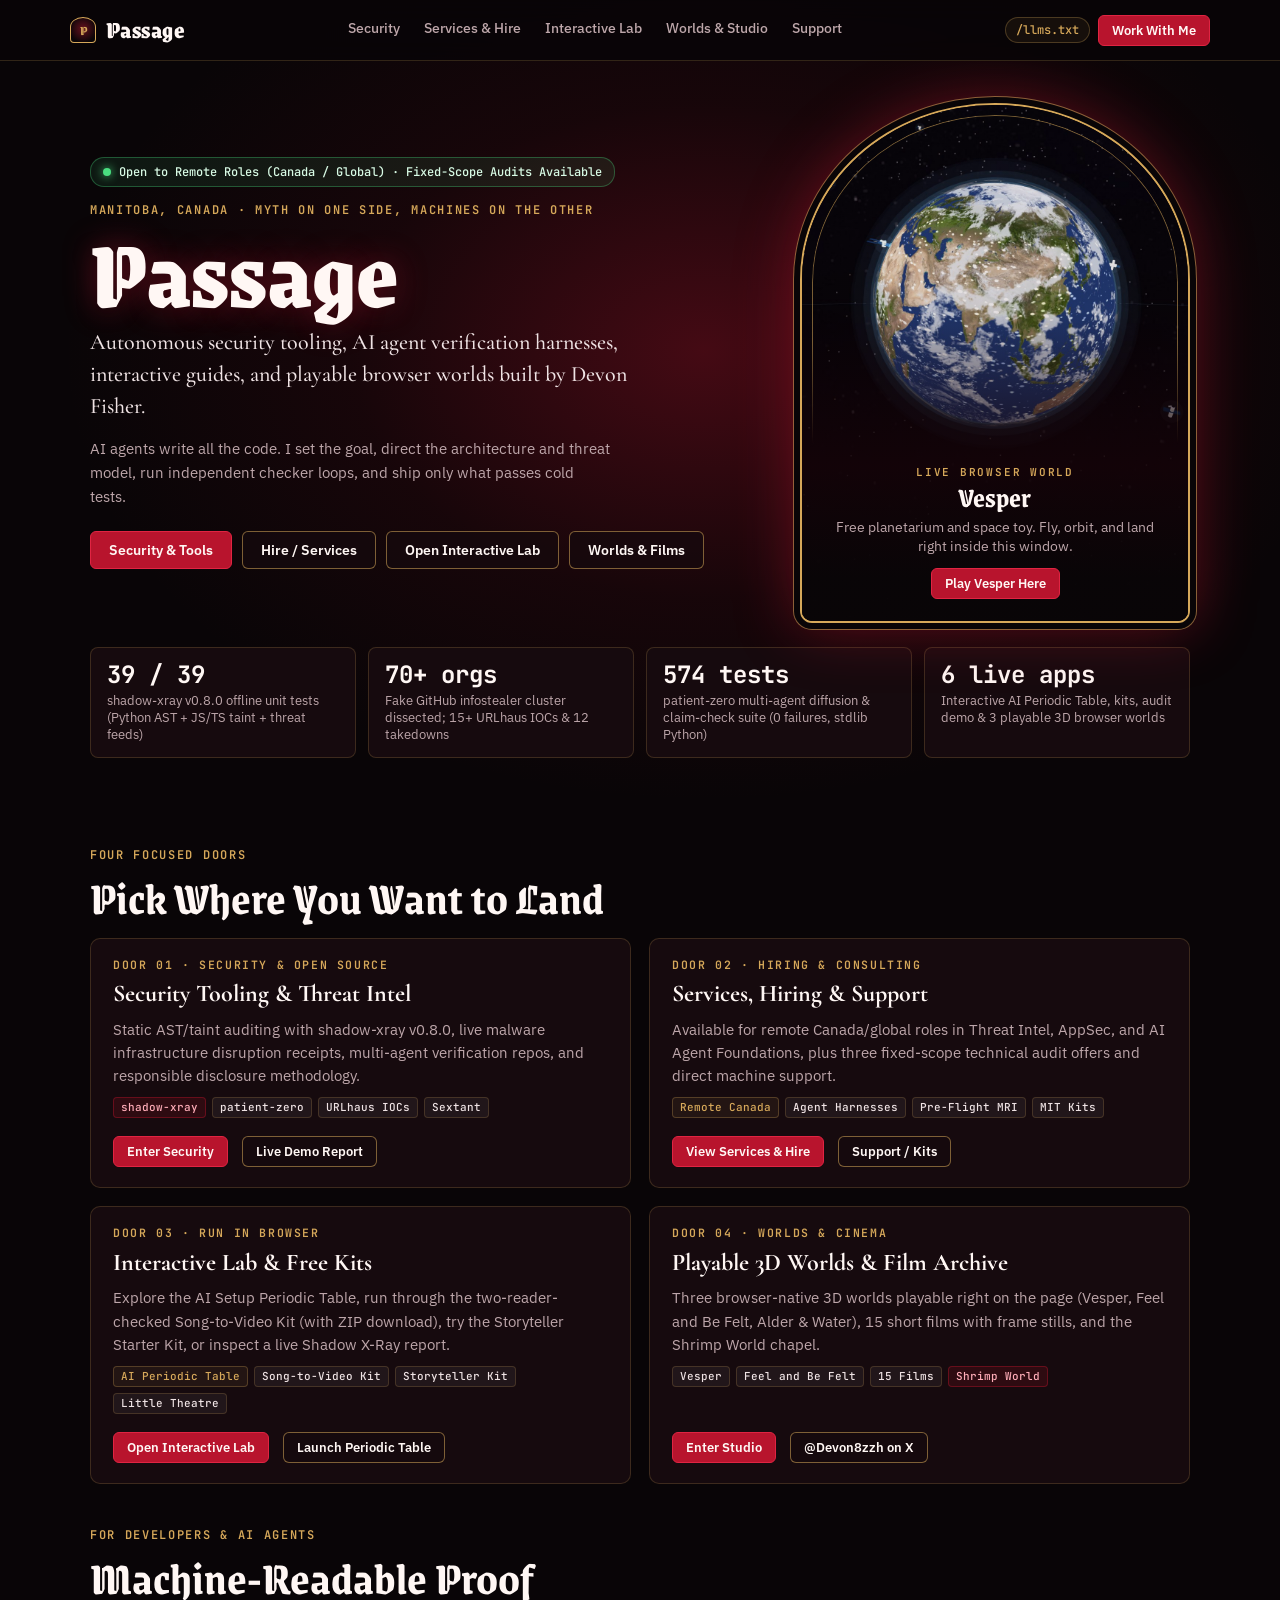
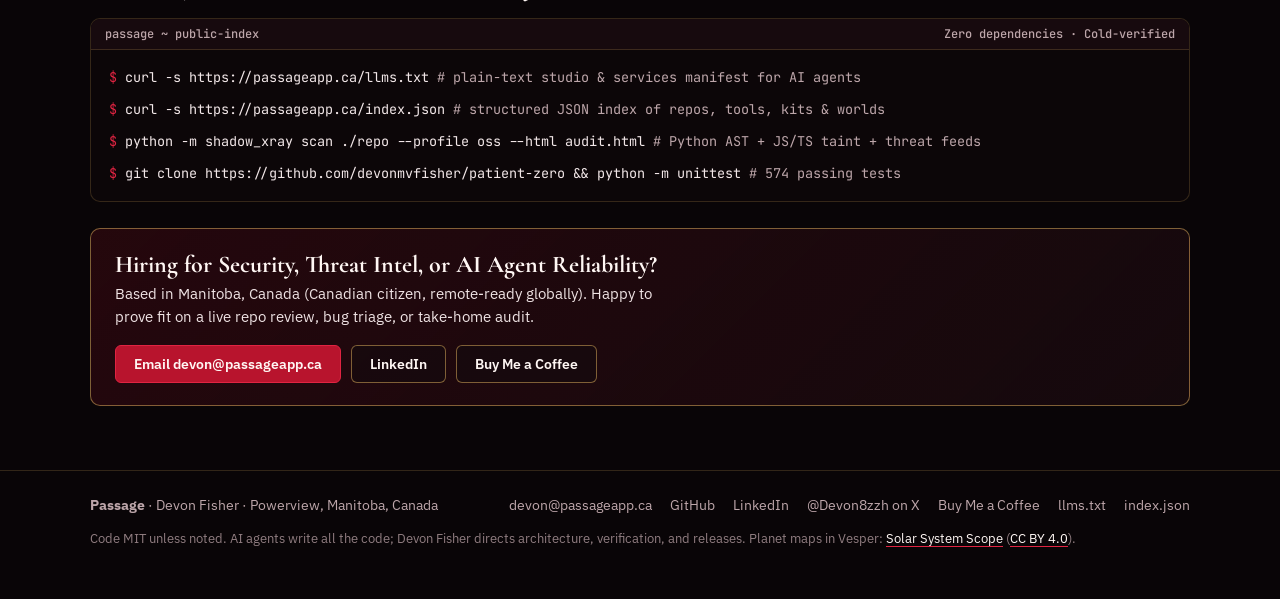
<file: index.html>
<!doctype html>
<html lang="en">
<head>
<meta charset="utf-8">
<meta name="viewport" content="width=device-width, initial-scale=1">
<title>Passage | Security Tooling, AI Agent Verification & Playable Worlds</title>
<meta name="description" content="One-founder studio by Devon Fisher in Manitoba. Static AST/taint security tools, live malware takedowns, interactive AI kits, and playable browser worlds.">
<link rel="canonical" href="https://passageapp.ca/">
<link rel="icon" href="favicon.svg" type="image/svg+xml">
<link rel="apple-touch-icon" href="apple-touch-icon.png">
<meta name="theme-color" content="#090507">
<meta property="og:type" content="website">
<meta property="og:url" content="https://passageapp.ca/">
<meta property="og:title" content="Passage | Security Tooling, AI Agent Verification & Playable Worlds">
<meta property="og:description" content="One-founder studio by Devon Fisher in Manitoba. Static AST/taint security tools, live malware takedowns, interactive AI kits, and playable browser worlds.">
<meta property="og:image" content="https://passageapp.ca/og-poster.png">
<meta name="twitter:card" content="summary_large_image">
<link rel="preconnect" href="https://fonts.googleapis.com">
<link rel="preconnect" href="https://fonts.gstatic.com" crossorigin>
<link href="https://fonts.googleapis.com/css2?family=Cormorant+Garamond:wght@500;600;700&family=Grenze+Gotisch:wght@700;900&family=IBM+Plex+Sans:wght@400;500;600;700&family=JetBrains+Mono:wght@400;500;600&display=swap" rel="stylesheet">
<link rel="stylesheet" href="style.css">
</head>
<body>
<header class="topbar">
  <div class="wrap topbar-in">
    <a class="brand" href="index.html" aria-label="Passage Home">
      <span class="brand-mark" aria-hidden="true">P</span>
      <span class="brand-name">Passage</span>
    </a>
    <nav class="nav-links" aria-label="Primary">
      <a href="security/">Security</a>
      <a href="services/">Services &amp; Hire</a>
      <a href="lab/">Interactive Lab</a>
      <a href="studio/">Worlds &amp; Studio</a>
      <a href="services/#support">Support</a>
    </nav>
    <div class="nav-cta">
      <a class="pill-mono" href="llms.txt" title="Machine-readable studio index for AI agents">/llms.txt</a>
      <a class="btn sm" href="services/#contact">Work With Me</a>
    </div>
  </div>
</header>

<main>
  <section class="hero">
    <div class="wrap">
      <div class="hero-grid" id="hero-grid">
        <div>
          <div class="status-pill"><span class="status-dot" aria-hidden="true"></span>Open to Remote Roles (Canada / Global) &middot; Fixed-Scope Audits Available</div>
          <p class="eyebrow">Manitoba, Canada &middot; Myth on One Side, Machines on the Other</p>
          <h1 class="display">Passage</h1>
          <p class="lead">Autonomous security tooling, AI agent verification harnesses, interactive guides, and playable browser worlds built by Devon Fisher.</p>
          <p class="hero-sub">AI agents write all the code. I set the goal, direct the architecture and threat model, run independent checker loops, and ship only what passes cold tests.</p>
          <div class="hero-actions">
            <a class="btn" href="security/">Security &amp; Tools</a>
            <a class="btn ghost" href="services/">Hire / Services</a>
            <a class="btn ghost" href="lab/">Open Interactive Lab</a>
            <a class="btn ghost" href="studio/">Worlds &amp; Films</a>
          </div>
        </div>

        <div class="arch" id="arch">
          <img class="sky" src="hero-vesper-arch.jpg" width="1050" height="1400" alt="Vesper orbital planetarium frame inside a gold gothic arch">
          <div class="veil" aria-hidden="true"></div>
          <div class="tracery" aria-hidden="true"></div>
          <div class="glass">
            <p class="arch-kicker">Live Browser World</p>
            <p class="arch-title">Vesper</p>
            <p class="arch-note">Free planetarium and space toy. Fly, orbit, and land right inside this window.</p>
            <div>
              <button class="btn sm" type="button" id="play-vesper">Play Vesper Here</button>
            </div>
          </div>
          <div class="player-panel" id="player-panel" hidden>
            <div class="player-bar">
              <strong class="mono" style="font-size:13px">Vesper (Live)</strong>
              <div style="display:flex;gap:8px">
                <a class="btn ghost sm" href="https://devonmvfisher.github.io/vesper/" target="_blank" rel="noopener">Full Tab</a>
                <button class="btn sm" type="button" id="close-vesper">Close</button>
              </div>
            </div>
            <div class="player-frame" id="player-frame"></div>
          </div>
        </div>
      </div>

      <div class="metrics" aria-label="Measured public record">
        <div class="metric"><b>39 / 39</b><span>shadow-xray v0.8.0 offline unit tests (Python AST + JS/TS taint + threat feeds)</span></div>
        <div class="metric"><b>70+ orgs</b><span>Fake GitHub infostealer cluster dissected; 15+ URLhaus IOCs &amp; 12 takedowns</span></div>
        <div class="metric"><b>574 tests</b><span>patient-zero multi-agent diffusion &amp; claim-check suite (0 failures, stdlib Python)</span></div>
        <div class="metric"><b>6 live apps</b><span>Interactive AI Periodic Table, kits, audit demo &amp; 3 playable 3D browser worlds</span></div>
      </div>
    </div>
  </section>

  <section class="band" aria-labelledby="doors-h">
    <div class="wrap">
      <p class="eyebrow">Four Focused Doors</p>
      <h2 class="sec-h" id="doors-h">Pick Where You Want to Land</h2>
      <div class="grid-2">
        <article class="card">
          <span class="card-num">Door 01 &middot; Security &amp; Open Source</span>
          <h3>Security Tooling &amp; Threat Intel</h3>
          <p>Static AST/taint auditing with shadow-xray v0.8.0, live malware infrastructure disruption receipts, multi-agent verification repos, and responsible disclosure methodology.</p>
          <div class="tags">
            <span class="tag-chip red">shadow-xray</span>
            <span class="tag-chip">patient-zero</span>
            <span class="tag-chip">URLhaus IOCs</span>
            <span class="tag-chip">Sextant</span>
          </div>
          <div class="card-foot">
            <a class="btn sm" href="security/">Enter Security</a>
            <a class="btn ghost sm" href="lab/shadow-xray-demo/">Live Demo Report</a>
          </div>
        </article>

        <article class="card">
          <span class="card-num">Door 02 &middot; Hiring &amp; Consulting</span>
          <h3>Services, Hiring &amp; Support</h3>
          <p>Available for remote Canada/global roles in Threat Intel, AppSec, and AI Agent Foundations, plus three fixed-scope technical audit offers and direct machine support.</p>
          <div class="tags">
            <span class="tag-chip gold">Remote Canada</span>
            <span class="tag-chip">Agent Harnesses</span>
            <span class="tag-chip">Pre-Flight MRI</span>
            <span class="tag-chip">MIT Kits</span>
          </div>
          <div class="card-foot">
            <a class="btn sm" href="services/">View Services &amp; Hire</a>
            <a class="btn ghost sm" href="services/#support">Support / Kits</a>
          </div>
        </article>

        <article class="card">
          <span class="card-num">Door 03 &middot; Run in Browser</span>
          <h3>Interactive Lab &amp; Free Kits</h3>
          <p>Explore the AI Setup Periodic Table, run through the two-reader-checked Song-to-Video Kit (with ZIP download), try the Storyteller Starter Kit, or inspect a live Shadow X-Ray report.</p>
          <div class="tags">
            <span class="tag-chip gold">AI Periodic Table</span>
            <span class="tag-chip">Song-to-Video Kit</span>
            <span class="tag-chip">Storyteller Kit</span>
            <span class="tag-chip">Little Theatre</span>
          </div>
          <div class="card-foot">
            <a class="btn sm" href="lab/">Open Interactive Lab</a>
            <a class="btn ghost sm" href="lab/ai-table/">Launch Periodic Table</a>
          </div>
        </article>

        <article class="card">
          <span class="card-num">Door 04 &middot; Worlds &amp; Cinema</span>
          <h3>Playable 3D Worlds &amp; Film Archive</h3>
          <p>Three browser-native 3D worlds playable right on the page (Vesper, Feel and Be Felt, Alder &amp; Water), 15 short films with frame stills, and the Shrimp World chapel.</p>
          <div class="tags">
            <span class="tag-chip">Vesper</span>
            <span class="tag-chip">Feel and Be Felt</span>
            <span class="tag-chip">15 Films</span>
            <span class="tag-chip red">Shrimp World</span>
          </div>
          <div class="card-foot">
            <a class="btn sm" href="studio/">Enter Studio</a>
            <a class="btn ghost sm" href="https://x.com/Devon8zzh" target="_blank" rel="noopener">@Devon8zzh on X</a>
          </div>
        </article>
      </div>
    </div>
  </section>

  <section class="band" aria-labelledby="agent-h">
    <div class="wrap">
      <p class="eyebrow">For Developers &amp; AI Agents</p>
      <h2 class="sec-h" id="agent-h">Machine-Readable Proof</h2>
      <div class="term">
        <div class="term-bar">
          <span>passage ~ public-index</span>
          <span>Zero dependencies &middot; Cold-verified</span>
        </div>
        <div class="term-body">
          <div class="term-row"><span class="p">$</span> curl -s https://passageapp.ca/llms.txt <span class="c"># plain-text studio &amp; services manifest for AI agents</span></div>
          <div class="term-row"><span class="p">$</span> curl -s https://passageapp.ca/index.json <span class="c"># structured JSON index of repos, tools, kits &amp; worlds</span></div>
          <div class="term-row"><span class="p">$</span> python -m shadow_xray scan ./repo --profile oss --html audit.html <span class="c"># Python AST + JS/TS taint + threat feeds</span></div>
          <div class="term-row"><span class="p">$</span> git clone https://github.com/devonmvfisher/patient-zero &amp;&amp; python -m unittest <span class="c"># 574 passing tests</span></div>
        </div>
      </div>

      <div class="callout">
        <div>
          <h3>Hiring for Security, Threat Intel, or AI Agent Reliability?</h3>
          <p>Based in Manitoba, Canada (Canadian citizen, remote-ready globally). Happy to prove fit on a live repo review, bug triage, or take-home audit.</p>
        </div>
        <div style="display:flex;gap:10px;flex-wrap:wrap">
          <a class="btn" href="mailto:devon@passageapp.ca">Email devon@passageapp.ca</a>
          <a class="btn ghost" href="https://www.linkedin.com/in/devonmvfisher/" target="_blank" rel="noopener">LinkedIn</a>
          <a class="btn ghost" href="https://buymeacoffee.com/devon8zzh" target="_blank" rel="noopener">Buy Me a Coffee</a>
        </div>
      </div>
    </div>
  </section>
</main>

<footer>
  <div class="wrap">
    <div class="foot-row">
      <span><strong>Passage</strong> &middot; Devon Fisher &middot; Powerview, Manitoba, Canada</span>
      <div class="foot-links">
        <a href="mailto:devon@passageapp.ca">devon@passageapp.ca</a>
        <a href="https://github.com/devonmvfisher" target="_blank" rel="noopener">GitHub</a>
        <a href="https://www.linkedin.com/in/devonmvfisher/" target="_blank" rel="noopener">LinkedIn</a>
        <a href="https://x.com/Devon8zzh" target="_blank" rel="noopener">@Devon8zzh on X</a>
        <a href="https://buymeacoffee.com/devon8zzh" target="_blank" rel="noopener">Buy Me a Coffee</a>
        <a href="llms.txt">llms.txt</a>
        <a href="index.json">index.json</a>
      </div>
    </div>
    <p class="foot-credit">Code MIT unless noted. AI agents write all the code; Devon Fisher directs architecture, verification, and releases. Planet maps in Vesper: <a href="https://www.solarsystemscope.com/textures/" target="_blank" rel="noopener">Solar System Scope</a> (<a href="https://creativecommons.org/licenses/by/4.0/" target="_blank" rel="noopener">CC BY 4.0</a>).</p>
  </div>
</footer>
<script>
(() => {
  const arch = document.getElementById('arch');
  const grid = document.getElementById('hero-grid');
  const panel = document.getElementById('player-panel');
  const host = document.getElementById('player-frame');
  const playBtn = document.getElementById('play-vesper');
  const closeBtn = document.getElementById('close-vesper');
  let frame = null;
  playBtn.addEventListener('click', () => {
    if (!frame) {
      frame = document.createElement('iframe');
      frame.src = 'https://devonmvfisher.github.io/vesper/';
      frame.title = 'Vesper playable browser planetarium';
      frame.allow = 'fullscreen';
      host.appendChild(frame);
    }
    panel.hidden = false;
    arch.classList.add('playing');
    grid.style.gridTemplateColumns = '1fr';
    closeBtn.focus();
  });
  function close() {
    if (frame) { frame.remove(); frame = null; }
    panel.hidden = true;
    arch.classList.remove('playing');
    grid.style.gridTemplateColumns = '';
    playBtn.focus();
  }
  closeBtn.addEventListener('click', close);
  document.addEventListener('keydown', e => { if (e.key === 'Escape' && frame) close(); });
})();
</script>
</body>
</html>
</file>
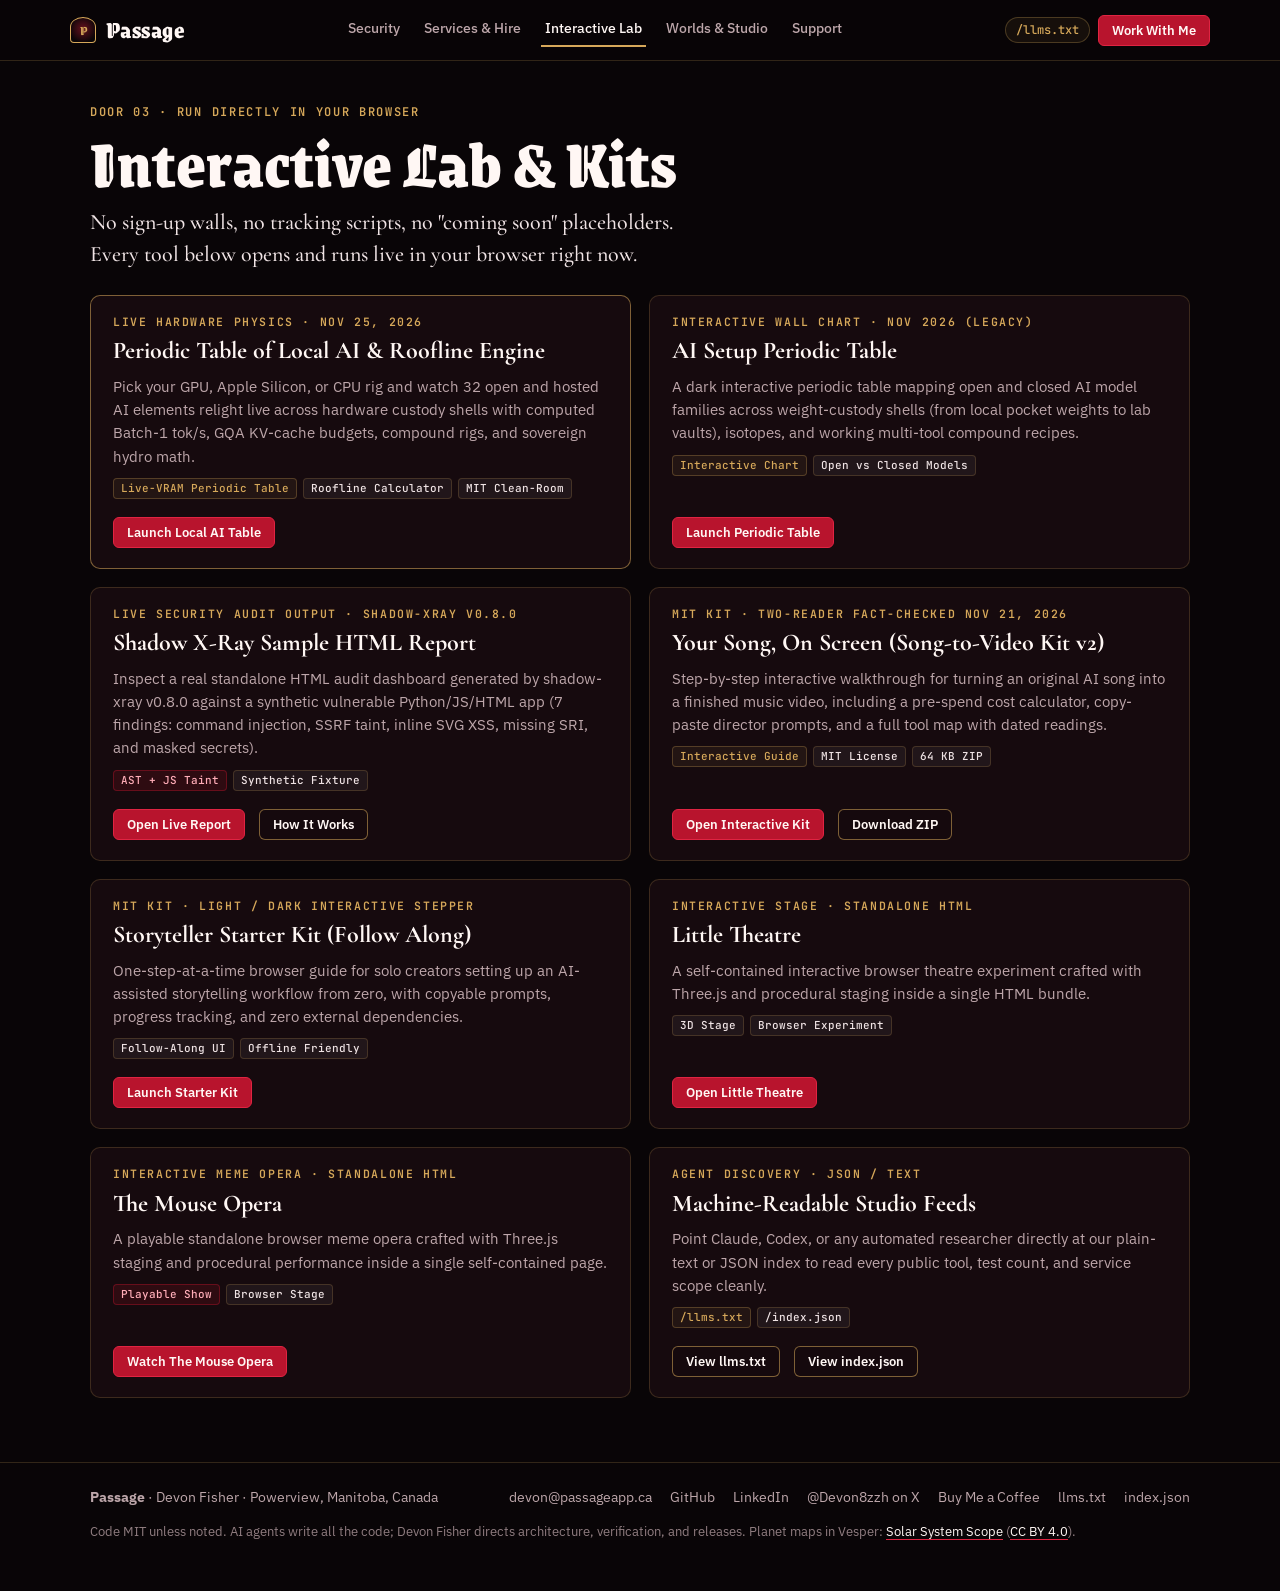
<file: lab/index.html>
<!doctype html>
<html lang="en">
<head>
<meta charset="utf-8">
<meta name="viewport" content="width=device-width, initial-scale=1">
<title>Interactive Lab & Free Kits | Passage</title>
<meta name="description" content="Browser-runnable interactive tools and verified MIT kits: AI Setup Periodic Table, Shadow X-Ray Live Demo Report, Song-to-Video Kit, Storyteller Starter Kit, and Little Theatre.">
<link rel="canonical" href="https://passageapp.ca/lab/">
<link rel="icon" href="../favicon.svg" type="image/svg+xml">
<link rel="apple-touch-icon" href="../apple-touch-icon.png">
<meta name="theme-color" content="#090507">
<meta property="og:type" content="website">
<meta property="og:url" content="https://passageapp.ca/lab/">
<meta property="og:title" content="Interactive Lab & Free Kits | Passage">
<meta property="og:description" content="Browser-runnable interactive tools and verified MIT kits: AI Setup Periodic Table, Shadow X-Ray Live Demo Report, Song-to-Video Kit, Storyteller Starter Kit, and Little Theatre.">
<meta property="og:image" content="https://passageapp.ca/og-poster.png">
<meta name="twitter:card" content="summary_large_image">
<link rel="preconnect" href="https://fonts.googleapis.com">
<link rel="preconnect" href="https://fonts.gstatic.com" crossorigin>
<link href="https://fonts.googleapis.com/css2?family=Cormorant+Garamond:wght@500;600;700&family=Grenze+Gotisch:wght@700;900&family=IBM+Plex+Sans:wght@400;500;600;700&family=JetBrains+Mono:wght@400;500;600&display=swap" rel="stylesheet">
<link rel="stylesheet" href="../style.css">
</head>
<body>
<header class="topbar">
  <div class="wrap topbar-in">
    <a class="brand" href="../index.html" aria-label="Passage Home">
      <span class="brand-mark" aria-hidden="true">P</span>
      <span class="brand-name">Passage</span>
    </a>
    <nav class="nav-links" aria-label="Primary">
      <a href="../security/">Security</a>
      <a href="../services/">Services &amp; Hire</a>
      <a href="../lab/" class="active">Interactive Lab</a>
      <a href="../studio/">Worlds &amp; Studio</a>
      <a href="../services/#support">Support</a>
    </nav>
    <div class="nav-cta">
      <a class="pill-mono" href="../llms.txt" title="Machine-readable studio index for AI agents">/llms.txt</a>
      <a class="btn sm" href="../services/#contact">Work With Me</a>
    </div>
  </div>
</header>
<main class="wrap">
  <section class="band">
    <p class="eyebrow">Door 03 &middot; Run Directly in Your Browser</p>
    <h1 class="page-h">Interactive Lab &amp; Kits</h1>
    <p class="lead">No sign-up walls, no tracking scripts, no "coming soon" placeholders. Every tool below opens and runs live in your browser right now.</p>

    <div class="grid-2" style="margin-top:24px">
      <article class="card" style="border-color:var(--frame)">
        <span class="card-num">Live Hardware Physics &middot; Nov 25, 2026</span>
        <h3>Periodic Table of Local AI &amp; Roofline Engine</h3>
        <p>Pick your GPU, Apple Silicon, or CPU rig and watch 32 open and hosted AI elements relight live across hardware custody shells with computed Batch-1 tok/s, GQA KV-cache budgets, compound rigs, and sovereign hydro math.</p>
        <div class="tags"><span class="tag-chip gold">Live-VRAM Periodic Table</span><span class="tag-chip">Roofline Calculator</span><span class="tag-chip">MIT Clean-Room</span></div>
        <div class="card-foot"><a class="btn sm" href="local-ai/">Launch Local AI Table</a></div>
      </article>

      <article class="card">
        <span class="card-num">Interactive Wall Chart &middot; Nov 2026 (Legacy)</span>
        <h3>AI Setup Periodic Table</h3>
        <p>A dark interactive periodic table mapping open and closed AI model families across weight-custody shells (from local pocket weights to lab vaults), isotopes, and working multi-tool compound recipes.</p>
        <div class="tags"><span class="tag-chip gold">Interactive Chart</span><span class="tag-chip">Open vs Closed Models</span></div>
        <div class="card-foot"><a class="btn sm" href="ai-table/">Launch Periodic Table</a></div>
      </article>

      <article class="card">
        <span class="card-num">Live Security Audit Output &middot; shadow-xray v0.8.0</span>
        <h3>Shadow X-Ray Sample HTML Report</h3>
        <p>Inspect a real standalone HTML audit dashboard generated by shadow-xray v0.8.0 against a synthetic vulnerable Python/JS/HTML app (7 findings: command injection, SSRF taint, inline SVG XSS, missing SRI, and masked secrets).</p>
        <div class="tags"><span class="tag-chip red">AST + JS Taint</span><span class="tag-chip">Synthetic Fixture</span></div>
        <div class="card-foot">
          <a class="btn sm" href="shadow-xray-demo/">Open Live Report</a>
          <a class="btn ghost sm" href="../security/">How It Works</a>
        </div>
      </article>

      <article class="card">
        <span class="card-num">MIT Kit &middot; Two-Reader Fact-Checked Nov 21, 2026</span>
        <h3>Your Song, On Screen (Song-to-Video Kit v2)</h3>
        <p>Step-by-step interactive walkthrough for turning an original AI song into a finished music video, including a pre-spend cost calculator, copy-paste director prompts, and a full tool map with dated readings.</p>
        <div class="tags"><span class="tag-chip gold">Interactive Guide</span><span class="tag-chip">MIT License</span><span class="tag-chip">64 KB ZIP</span></div>
        <div class="card-foot">
          <a class="btn sm" href="song-to-video/">Open Interactive Kit</a>
          <a class="btn ghost sm" href="song-to-video/song-to-video-kit-v2.zip" download>Download ZIP</a>
        </div>
      </article>

      <article class="card">
        <span class="card-num">MIT Kit &middot; Light / Dark Interactive Stepper</span>
        <h3>Storyteller Starter Kit (Follow Along)</h3>
        <p>One-step-at-a-time browser guide for solo creators setting up an AI-assisted storytelling workflow from zero, with copyable prompts, progress tracking, and zero external dependencies.</p>
        <div class="tags"><span class="tag-chip">Follow-Along UI</span><span class="tag-chip">Offline Friendly</span></div>
        <div class="card-foot"><a class="btn sm" href="storyteller-kit/">Launch Starter Kit</a></div>
      </article>

      <article class="card">
        <span class="card-num">Interactive Stage &middot; Standalone HTML</span>
        <h3>Little Theatre</h3>
        <p>A self-contained interactive browser theatre experiment crafted with Three.js and procedural staging inside a single HTML bundle.</p>
        <div class="tags"><span class="tag-chip">3D Stage</span><span class="tag-chip">Browser Experiment</span></div>
        <div class="card-foot"><a class="btn sm" href="theatre/">Open Little Theatre</a></div>
      </article>

      <article class="card">
        <span class="card-num">Interactive Meme Opera &middot; Standalone HTML</span>
        <h3>The Mouse Opera</h3>
        <p>A playable standalone browser meme opera crafted with Three.js staging and procedural performance inside a single self-contained page.</p>
        <div class="tags"><span class="tag-chip red">Playable Show</span><span class="tag-chip">Browser Stage</span></div>
        <div class="card-foot"><a class="btn sm" href="mouse-opera/">Watch The Mouse Opera</a></div>
      </article>

      <article class="card">
        <span class="card-num">Agent Discovery &middot; JSON / Text</span>
        <h3>Machine-Readable Studio Feeds</h3>
        <p>Point Claude, Codex, or any automated researcher directly at our plain-text or JSON index to read every public tool, test count, and service scope cleanly.</p>
        <div class="tags"><span class="tag-chip gold">/llms.txt</span><span class="tag-chip">/index.json</span></div>
        <div class="card-foot">
          <a class="btn ghost sm" href="../llms.txt">View llms.txt</a>
          <a class="btn ghost sm" href="../index.json">View index.json</a>
        </div>
      </article>
    </div>
  </section>
</main>
<footer>
  <div class="wrap">
    <div class="foot-row">
      <span><strong>Passage</strong> &middot; Devon Fisher &middot; Powerview, Manitoba, Canada</span>
      <div class="foot-links">
        <a href="mailto:devon@passageapp.ca">devon@passageapp.ca</a>
        <a href="https://github.com/devonmvfisher" target="_blank" rel="noopener">GitHub</a>
        <a href="https://www.linkedin.com/in/devonmvfisher/" target="_blank" rel="noopener">LinkedIn</a>
        <a href="https://x.com/Devon8zzh" target="_blank" rel="noopener">@Devon8zzh on X</a>
        <a href="https://buymeacoffee.com/devon8zzh" target="_blank" rel="noopener">Buy Me a Coffee</a>
        <a href="../llms.txt">llms.txt</a>
        <a href="../index.json">index.json</a>
      </div>
    </div>
    <p class="foot-credit">Code MIT unless noted. AI agents write all the code; Devon Fisher directs architecture, verification, and releases. Planet maps in Vesper: <a href="https://www.solarsystemscope.com/textures/" target="_blank" rel="noopener">Solar System Scope</a> (<a href="https://creativecommons.org/licenses/by/4.0/" target="_blank" rel="noopener">CC BY 4.0</a>).</p>
  </div>
</footer>
</body>
</html>
</file>
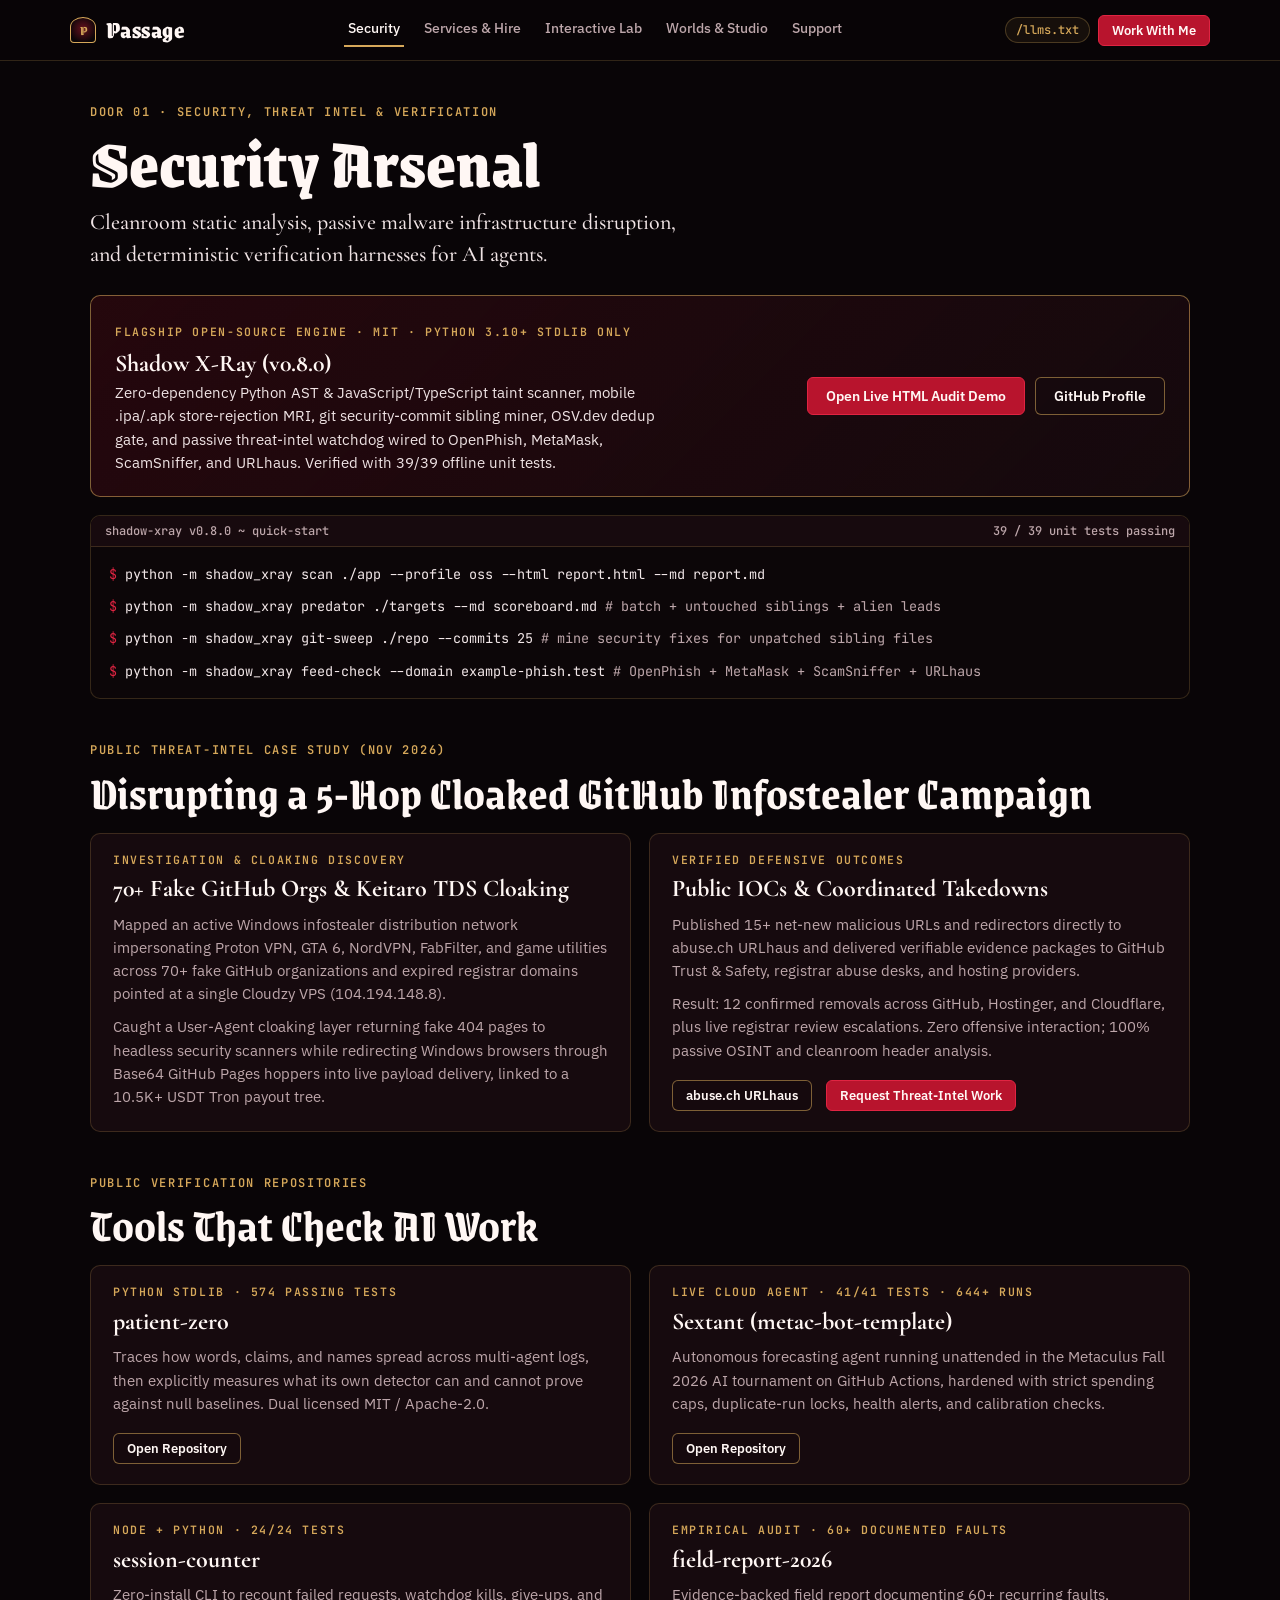
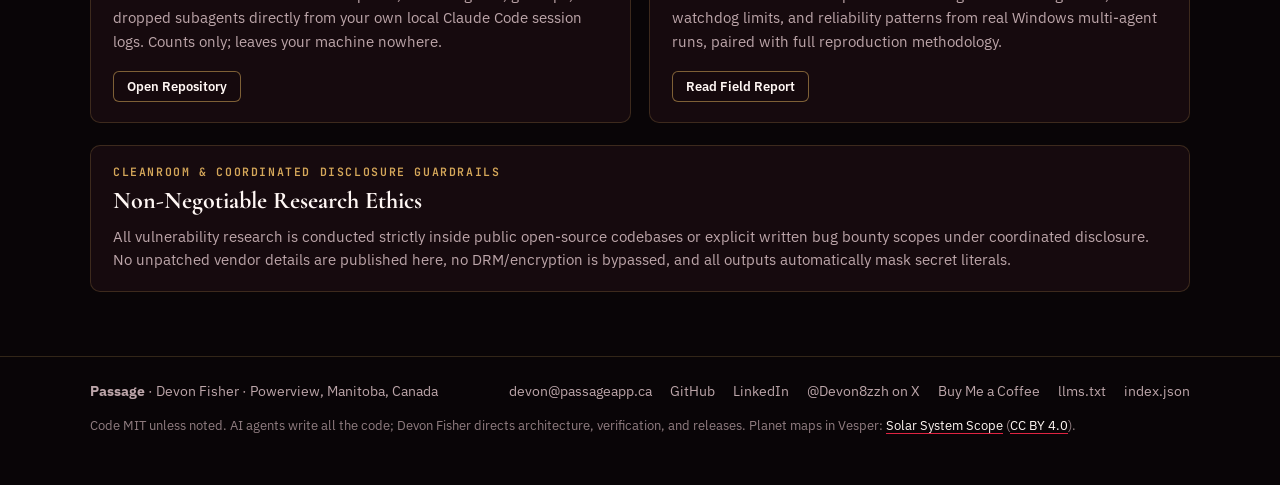
<file: security/index.html>
<!doctype html>
<html lang="en">
<head>
<meta charset="utf-8">
<meta name="viewport" content="width=device-width, initial-scale=1">
<title>Security & Threat Intelligence | Passage</title>
<meta name="description" content="shadow-xray v0.8.0 static AST/JS taint engine, public malware infrastructure takedowns, and reproducible AI agent verification repositories.">
<link rel="canonical" href="https://passageapp.ca/security/">
<link rel="icon" href="../favicon.svg" type="image/svg+xml">
<link rel="apple-touch-icon" href="../apple-touch-icon.png">
<meta name="theme-color" content="#090507">
<meta property="og:type" content="website">
<meta property="og:url" content="https://passageapp.ca/security/">
<meta property="og:title" content="Security & Threat Intelligence | Passage">
<meta property="og:description" content="shadow-xray v0.8.0 static AST/JS taint engine, public malware infrastructure takedowns, and reproducible AI agent verification repositories.">
<meta property="og:image" content="https://passageapp.ca/og-poster.png">
<meta name="twitter:card" content="summary_large_image">
<link rel="preconnect" href="https://fonts.googleapis.com">
<link rel="preconnect" href="https://fonts.gstatic.com" crossorigin>
<link href="https://fonts.googleapis.com/css2?family=Cormorant+Garamond:wght@500;600;700&family=Grenze+Gotisch:wght@700;900&family=IBM+Plex+Sans:wght@400;500;600;700&family=JetBrains+Mono:wght@400;500;600&display=swap" rel="stylesheet">
<link rel="stylesheet" href="../style.css">
</head>
<body>
<header class="topbar">
  <div class="wrap topbar-in">
    <a class="brand" href="../index.html" aria-label="Passage Home">
      <span class="brand-mark" aria-hidden="true">P</span>
      <span class="brand-name">Passage</span>
    </a>
    <nav class="nav-links" aria-label="Primary">
      <a href="../security/" class="active">Security</a>
      <a href="../services/">Services &amp; Hire</a>
      <a href="../lab/">Interactive Lab</a>
      <a href="../studio/">Worlds &amp; Studio</a>
      <a href="../services/#support">Support</a>
    </nav>
    <div class="nav-cta">
      <a class="pill-mono" href="../llms.txt" title="Machine-readable studio index for AI agents">/llms.txt</a>
      <a class="btn sm" href="../services/#contact">Work With Me</a>
    </div>
  </div>
</header>
<main class="wrap">
  <section class="band">
    <p class="eyebrow">Door 01 &middot; Security, Threat Intel &amp; Verification</p>
    <h1 class="page-h">Security Arsenal</h1>
    <p class="lead">Cleanroom static analysis, passive malware infrastructure disruption, and deterministic verification harnesses for AI agents.</p>

    <div class="callout" style="margin-top:24px">
      <div>
        <span class="card-num">Flagship Open-Source Engine &middot; MIT &middot; Python 3.10+ Stdlib Only</span>
        <h3 style="margin-top:6px">Shadow X-Ray (v0.8.0)</h3>
        <p>Zero-dependency Python AST &amp; JavaScript/TypeScript taint scanner, mobile .ipa/.apk store-rejection MRI, git security-commit sibling miner, OSV.dev dedup gate, and passive threat-intel watchdog wired to OpenPhish, MetaMask, ScamSniffer, and URLhaus. Verified with 39/39 offline unit tests.</p>
      </div>
      <div style="display:flex;gap:10px;flex-wrap:wrap">
        <a class="btn" href="../lab/shadow-xray-demo/">Open Live HTML Audit Demo</a>
        <a class="btn ghost" href="https://github.com/devonmvfisher" target="_blank" rel="noopener">GitHub Profile</a>
      </div>
    </div>

    <div class="term">
      <div class="term-bar"><span>shadow-xray v0.8.0 ~ quick-start</span><span>39 / 39 unit tests passing</span></div>
      <div class="term-body">
        <div class="term-row"><span class="p">$</span> python -m shadow_xray scan ./app --profile oss --html report.html --md report.md</div>
        <div class="term-row"><span class="p">$</span> python -m shadow_xray predator ./targets --md scoreboard.md <span class="c"># batch + untouched siblings + alien leads</span></div>
        <div class="term-row"><span class="p">$</span> python -m shadow_xray git-sweep ./repo --commits 25 <span class="c"># mine security fixes for unpatched sibling files</span></div>
        <div class="term-row"><span class="p">$</span> python -m shadow_xray feed-check --domain example-phish.test <span class="c"># OpenPhish + MetaMask + ScamSniffer + URLhaus</span></div>
      </div>
    </div>
  </section>

  <section class="band" aria-labelledby="case-h">
    <p class="eyebrow">Public Threat-Intel Case Study (Nov 2026)</p>
    <h2 class="sec-h" id="case-h">Disrupting a 5-Hop Cloaked GitHub Infostealer Campaign</h2>
    <div class="grid-2">
      <article class="card">
        <span class="card-num">Investigation &amp; Cloaking Discovery</span>
        <h3>70+ Fake GitHub Orgs &amp; Keitaro TDS Cloaking</h3>
        <p>Mapped an active Windows infostealer distribution network impersonating Proton VPN, GTA 6, NordVPN, FabFilter, and game utilities across 70+ fake GitHub organizations and expired registrar domains pointed at a single Cloudzy VPS (104.194.148.8).</p>
        <p>Caught a User-Agent cloaking layer returning fake 404 pages to headless security scanners while redirecting Windows browsers through Base64 GitHub Pages hoppers into live payload delivery, linked to a 10.5K+ USDT Tron payout tree.</p>
      </article>
      <article class="card">
        <span class="card-num">Verified Defensive Outcomes</span>
        <h3>Public IOCs &amp; Coordinated Takedowns</h3>
        <p>Published 15+ net-new malicious URLs and redirectors directly to abuse.ch URLhaus and delivered verifiable evidence packages to GitHub Trust &amp; Safety, registrar abuse desks, and hosting providers.</p>
        <p>Result: 12 confirmed removals across GitHub, Hostinger, and Cloudflare, plus live registrar review escalations. Zero offensive interaction; 100% passive OSINT and cleanroom header analysis.</p>
        <div class="card-foot">
          <a class="btn ghost sm" href="https://urlhaus.abuse.ch/" target="_blank" rel="noopener">abuse.ch URLhaus</a>
          <a class="btn sm" href="../services/#contact">Request Threat-Intel Work</a>
        </div>
      </article>
    </div>
  </section>

  <section class="band" aria-labelledby="repos-h">
    <p class="eyebrow">Public Verification Repositories</p>
    <h2 class="sec-h" id="repos-h">Tools That Check AI Work</h2>
    <div class="grid-2">
      <article class="card">
        <span class="card-num">Python Stdlib &middot; 574 Passing Tests</span>
        <h3>patient-zero</h3>
        <p>Traces how words, claims, and names spread across multi-agent logs, then explicitly measures what its own detector can and cannot prove against null baselines. Dual licensed MIT / Apache-2.0.</p>
        <div class="card-foot"><a class="btn ghost sm" href="https://github.com/devonmvfisher/patient-zero" target="_blank" rel="noopener">Open Repository</a></div>
      </article>
      <article class="card">
        <span class="card-num">Live Cloud Agent &middot; 41/41 Tests &middot; 644+ Runs</span>
        <h3>Sextant (metac-bot-template)</h3>
        <p>Autonomous forecasting agent running unattended in the Metaculus Fall 2026 AI tournament on GitHub Actions, hardened with strict spending caps, duplicate-run locks, health alerts, and calibration checks.</p>
        <div class="card-foot"><a class="btn ghost sm" href="https://github.com/devonmvfisher/metac-bot-template" target="_blank" rel="noopener">Open Repository</a></div>
      </article>
      <article class="card">
        <span class="card-num">Node + Python &middot; 24/24 Tests</span>
        <h3>session-counter</h3>
        <p>Zero-install CLI to recount failed requests, watchdog kills, give-ups, and dropped subagents directly from your own local Claude Code session logs. Counts only; leaves your machine nowhere.</p>
        <div class="card-foot"><a class="btn ghost sm" href="https://github.com/devonmvfisher/session-counter" target="_blank" rel="noopener">Open Repository</a></div>
      </article>
      <article class="card">
        <span class="card-num">Empirical Audit &middot; 60+ Documented Faults</span>
        <h3>field-report-2026</h3>
        <p>Evidence-backed field report documenting 60+ recurring faults, watchdog limits, and reliability patterns from real Windows multi-agent runs, paired with full reproduction methodology.</p>
        <div class="card-foot"><a class="btn ghost sm" href="https://github.com/devonmvfisher/field-report-2026" target="_blank" rel="noopener">Read Field Report</a></div>
      </article>
    </div>

    <div class="card" style="margin-top:22px">
      <span class="card-num">Cleanroom &amp; Coordinated Disclosure Guardrails</span>
      <h3>Non-Negotiable Research Ethics</h3>
      <p>All vulnerability research is conducted strictly inside public open-source codebases or explicit written bug bounty scopes under coordinated disclosure. No unpatched vendor details are published here, no DRM/encryption is bypassed, and all outputs automatically mask secret literals.</p>
    </div>
  </section>
</main>
<footer>
  <div class="wrap">
    <div class="foot-row">
      <span><strong>Passage</strong> &middot; Devon Fisher &middot; Powerview, Manitoba, Canada</span>
      <div class="foot-links">
        <a href="mailto:devon@passageapp.ca">devon@passageapp.ca</a>
        <a href="https://github.com/devonmvfisher" target="_blank" rel="noopener">GitHub</a>
        <a href="https://www.linkedin.com/in/devonmvfisher/" target="_blank" rel="noopener">LinkedIn</a>
        <a href="https://x.com/Devon8zzh" target="_blank" rel="noopener">@Devon8zzh on X</a>
        <a href="https://buymeacoffee.com/devon8zzh" target="_blank" rel="noopener">Buy Me a Coffee</a>
        <a href="../llms.txt">llms.txt</a>
        <a href="../index.json">index.json</a>
      </div>
    </div>
    <p class="foot-credit">Code MIT unless noted. AI agents write all the code; Devon Fisher directs architecture, verification, and releases. Planet maps in Vesper: <a href="https://www.solarsystemscope.com/textures/" target="_blank" rel="noopener">Solar System Scope</a> (<a href="https://creativecommons.org/licenses/by/4.0/" target="_blank" rel="noopener">CC BY 4.0</a>).</p>
  </div>
</footer>
</body>
</html>
</file>
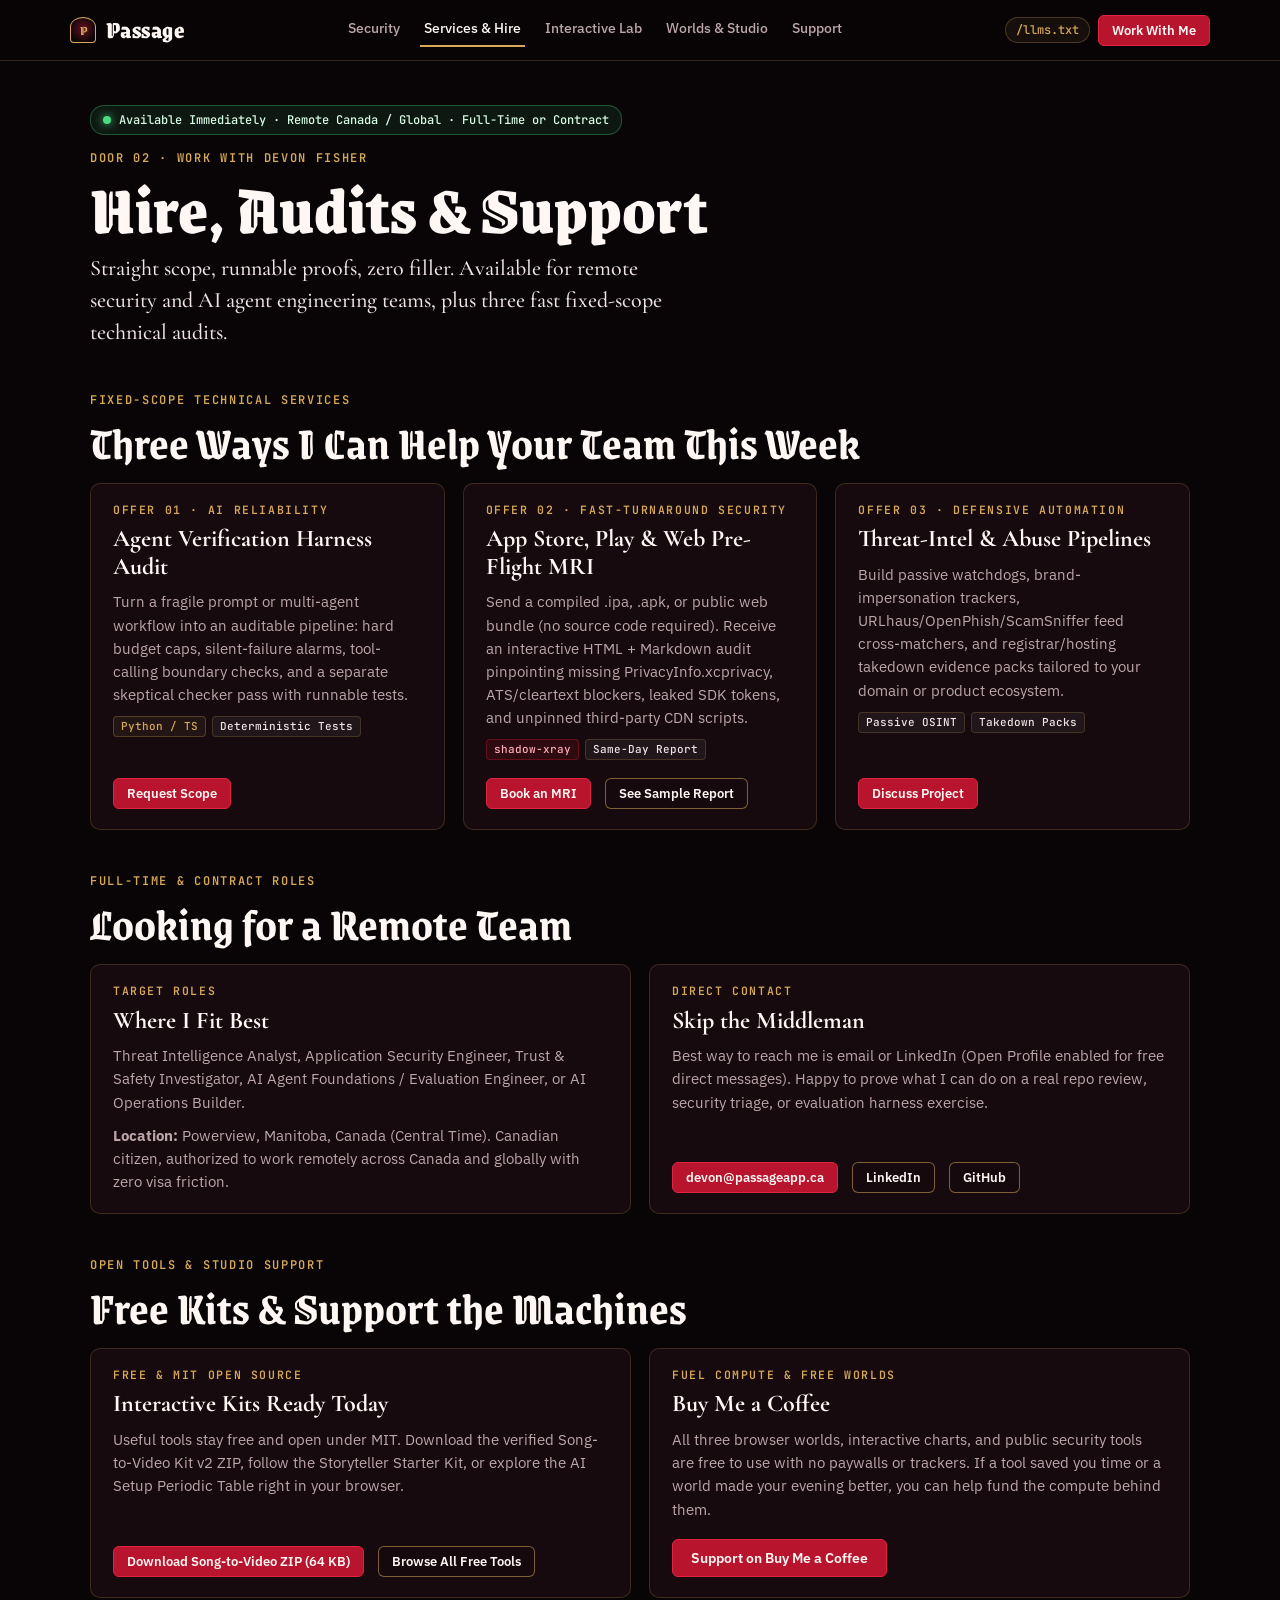
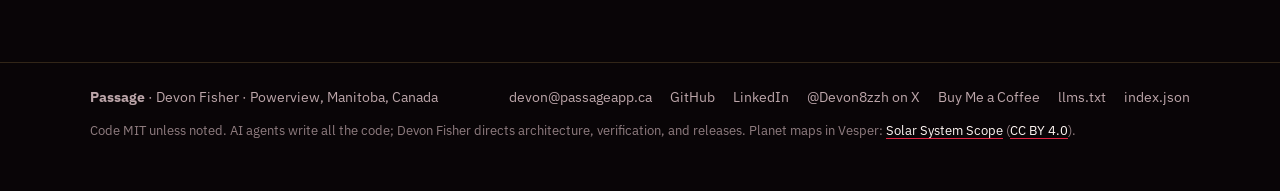
<file: services/index.html>
<!doctype html>
<html lang="en">
<head>
<meta charset="utf-8">
<meta name="viewport" content="width=device-width, initial-scale=1">
<title>Services, Hiring & Support | Passage</title>
<meta name="description" content="Hire Devon Fisher for remote Security, Threat Intelligence, or AI Agent Engineering roles, book a fixed-scope technical audit, or support Passage.">
<link rel="canonical" href="https://passageapp.ca/services/">
<link rel="icon" href="../favicon.svg" type="image/svg+xml">
<link rel="apple-touch-icon" href="../apple-touch-icon.png">
<meta name="theme-color" content="#090507">
<meta property="og:type" content="website">
<meta property="og:url" content="https://passageapp.ca/services/">
<meta property="og:title" content="Services, Hiring & Support | Passage">
<meta property="og:description" content="Hire Devon Fisher for remote Security, Threat Intelligence, or AI Agent Engineering roles, book a fixed-scope technical audit, or support Passage.">
<meta property="og:image" content="https://passageapp.ca/og-poster.png">
<meta name="twitter:card" content="summary_large_image">
<link rel="preconnect" href="https://fonts.googleapis.com">
<link rel="preconnect" href="https://fonts.gstatic.com" crossorigin>
<link href="https://fonts.googleapis.com/css2?family=Cormorant+Garamond:wght@500;600;700&family=Grenze+Gotisch:wght@700;900&family=IBM+Plex+Sans:wght@400;500;600;700&family=JetBrains+Mono:wght@400;500;600&display=swap" rel="stylesheet">
<link rel="stylesheet" href="../style.css">
</head>
<body>
<header class="topbar">
  <div class="wrap topbar-in">
    <a class="brand" href="../index.html" aria-label="Passage Home">
      <span class="brand-mark" aria-hidden="true">P</span>
      <span class="brand-name">Passage</span>
    </a>
    <nav class="nav-links" aria-label="Primary">
      <a href="../security/">Security</a>
      <a href="../services/" class="active">Services &amp; Hire</a>
      <a href="../lab/">Interactive Lab</a>
      <a href="../studio/">Worlds &amp; Studio</a>
      <a href="../services/#support">Support</a>
    </nav>
    <div class="nav-cta">
      <a class="pill-mono" href="../llms.txt" title="Machine-readable studio index for AI agents">/llms.txt</a>
      <a class="btn sm" href="../services/#contact">Work With Me</a>
    </div>
  </div>
</header>
<main class="wrap">
  <section class="band">
    <div class="status-pill"><span class="status-dot" aria-hidden="true"></span>Available Immediately &middot; Remote Canada / Global &middot; Full-Time or Contract</div>
    <p class="eyebrow">Door 02 &middot; Work With Devon Fisher</p>
    <h1 class="page-h">Hire, Audits &amp; Support</h1>
    <p class="lead">Straight scope, runnable proofs, zero filler. Available for remote security and AI agent engineering teams, plus three fast fixed-scope technical audits.</p>
  </section>

  <section class="band" aria-labelledby="offers-h">
    <p class="eyebrow">Fixed-Scope Technical Services</p>
    <h2 class="sec-h" id="offers-h">Three Ways I Can Help Your Team This Week</h2>
    <div class="grid-3">
      <article class="card">
        <span class="card-num">Offer 01 &middot; AI Reliability</span>
        <h3>Agent Verification Harness Audit</h3>
        <p>Turn a fragile prompt or multi-agent workflow into an auditable pipeline: hard budget caps, silent-failure alarms, tool-calling boundary checks, and a separate skeptical checker pass with runnable tests.</p>
        <div class="tags"><span class="tag-chip gold">Python / TS</span><span class="tag-chip">Deterministic Tests</span></div>
        <div class="card-foot"><a class="btn sm" href="mailto:devon@passageapp.ca?subject=Agent%20Verification%20Audit">Request Scope</a></div>
      </article>

      <article class="card">
        <span class="card-num">Offer 02 &middot; Fast-Turnaround Security</span>
        <h3>App Store, Play &amp; Web Pre-Flight MRI</h3>
        <p>Send a compiled .ipa, .apk, or public web bundle (no source code required). Receive an interactive HTML + Markdown audit pinpointing missing PrivacyInfo.xcprivacy, ATS/cleartext blockers, leaked SDK tokens, and unpinned third-party CDN scripts.</p>
        <div class="tags"><span class="tag-chip red">shadow-xray</span><span class="tag-chip">Same-Day Report</span></div>
        <div class="card-foot">
          <a class="btn sm" href="mailto:devon@passageapp.ca?subject=Pre-Flight%20Security%20MRI">Book an MRI</a>
          <a class="btn ghost sm" href="../lab/shadow-xray-demo/">See Sample Report</a>
        </div>
      </article>

      <article class="card">
        <span class="card-num">Offer 03 &middot; Defensive Automation</span>
        <h3>Threat-Intel &amp; Abuse Pipelines</h3>
        <p>Build passive watchdogs, brand-impersonation trackers, URLhaus/OpenPhish/ScamSniffer feed cross-matchers, and registrar/hosting takedown evidence packs tailored to your domain or product ecosystem.</p>
        <div class="tags"><span class="tag-chip">Passive OSINT</span><span class="tag-chip">Takedown Packs</span></div>
        <div class="card-foot"><a class="btn sm" href="mailto:devon@passageapp.ca?subject=Threat-Intel%20Pipeline">Discuss Project</a></div>
      </article>
    </div>
  </section>

  <section class="band" id="contact" aria-labelledby="hire-h">
    <p class="eyebrow">Full-Time &amp; Contract Roles</p>
    <h2 class="sec-h" id="hire-h">Looking for a Remote Team</h2>
    <div class="grid-2">
      <article class="card">
        <span class="card-num">Target Roles</span>
        <h3>Where I Fit Best</h3>
        <p>Threat Intelligence Analyst, Application Security Engineer, Trust &amp; Safety Investigator, AI Agent Foundations / Evaluation Engineer, or AI Operations Builder.</p>
        <p><strong>Location:</strong> Powerview, Manitoba, Canada (Central Time). Canadian citizen, authorized to work remotely across Canada and globally with zero visa friction.</p>
      </article>
      <article class="card">
        <span class="card-num">Direct Contact</span>
        <h3>Skip the Middleman</h3>
        <p>Best way to reach me is email or LinkedIn (Open Profile enabled for free direct messages). Happy to prove what I can do on a real repo review, security triage, or evaluation harness exercise.</p>
        <div class="card-foot">
          <a class="btn sm" href="mailto:devon@passageapp.ca">devon@passageapp.ca</a>
          <a class="btn ghost sm" href="https://www.linkedin.com/in/devonmvfisher/" target="_blank" rel="noopener">LinkedIn</a>
          <a class="btn ghost sm" href="https://github.com/devonmvfisher" target="_blank" rel="noopener">GitHub</a>
        </div>
      </article>
    </div>
  </section>

  <section class="band" id="support" aria-labelledby="sup-h">
    <p class="eyebrow">Open Tools &amp; Studio Support</p>
    <h2 class="sec-h" id="sup-h">Free Kits &amp; Support the Machines</h2>
    <div class="grid-2">
      <article class="card">
        <span class="card-num">Free &amp; MIT Open Source</span>
        <h3>Interactive Kits Ready Today</h3>
        <p>Useful tools stay free and open under MIT. Download the verified Song-to-Video Kit v2 ZIP, follow the Storyteller Starter Kit, or explore the AI Setup Periodic Table right in your browser.</p>
        <div class="card-foot">
          <a class="btn sm" href="../lab/song-to-video/song-to-video-kit-v2.zip" download>Download Song-to-Video ZIP (64 KB)</a>
          <a class="btn ghost sm" href="../lab/">Browse All Free Tools</a>
        </div>
      </article>
      <article class="card">
        <span class="card-num">Fuel Compute &amp; Free Worlds</span>
        <h3>Buy Me a Coffee</h3>
        <p>All three browser worlds, interactive charts, and public security tools are free to use with no paywalls or trackers. If a tool saved you time or a world made your evening better, you can help fund the compute behind them.</p>
        <div class="card-foot">
          <a class="btn" href="https://buymeacoffee.com/devon8zzh" target="_blank" rel="noopener">Support on Buy Me a Coffee</a>
        </div>
      </article>
    </div>
  </section>
</main>
<footer>
  <div class="wrap">
    <div class="foot-row">
      <span><strong>Passage</strong> &middot; Devon Fisher &middot; Powerview, Manitoba, Canada</span>
      <div class="foot-links">
        <a href="mailto:devon@passageapp.ca">devon@passageapp.ca</a>
        <a href="https://github.com/devonmvfisher" target="_blank" rel="noopener">GitHub</a>
        <a href="https://www.linkedin.com/in/devonmvfisher/" target="_blank" rel="noopener">LinkedIn</a>
        <a href="https://x.com/Devon8zzh" target="_blank" rel="noopener">@Devon8zzh on X</a>
        <a href="https://buymeacoffee.com/devon8zzh" target="_blank" rel="noopener">Buy Me a Coffee</a>
        <a href="../llms.txt">llms.txt</a>
        <a href="../index.json">index.json</a>
      </div>
    </div>
    <p class="foot-credit">Code MIT unless noted. AI agents write all the code; Devon Fisher directs architecture, verification, and releases. Planet maps in Vesper: <a href="https://www.solarsystemscope.com/textures/" target="_blank" rel="noopener">Solar System Scope</a> (<a href="https://creativecommons.org/licenses/by/4.0/" target="_blank" rel="noopener">CC BY 4.0</a>).</p>
  </div>
</footer>
</body>
</html>
</file>
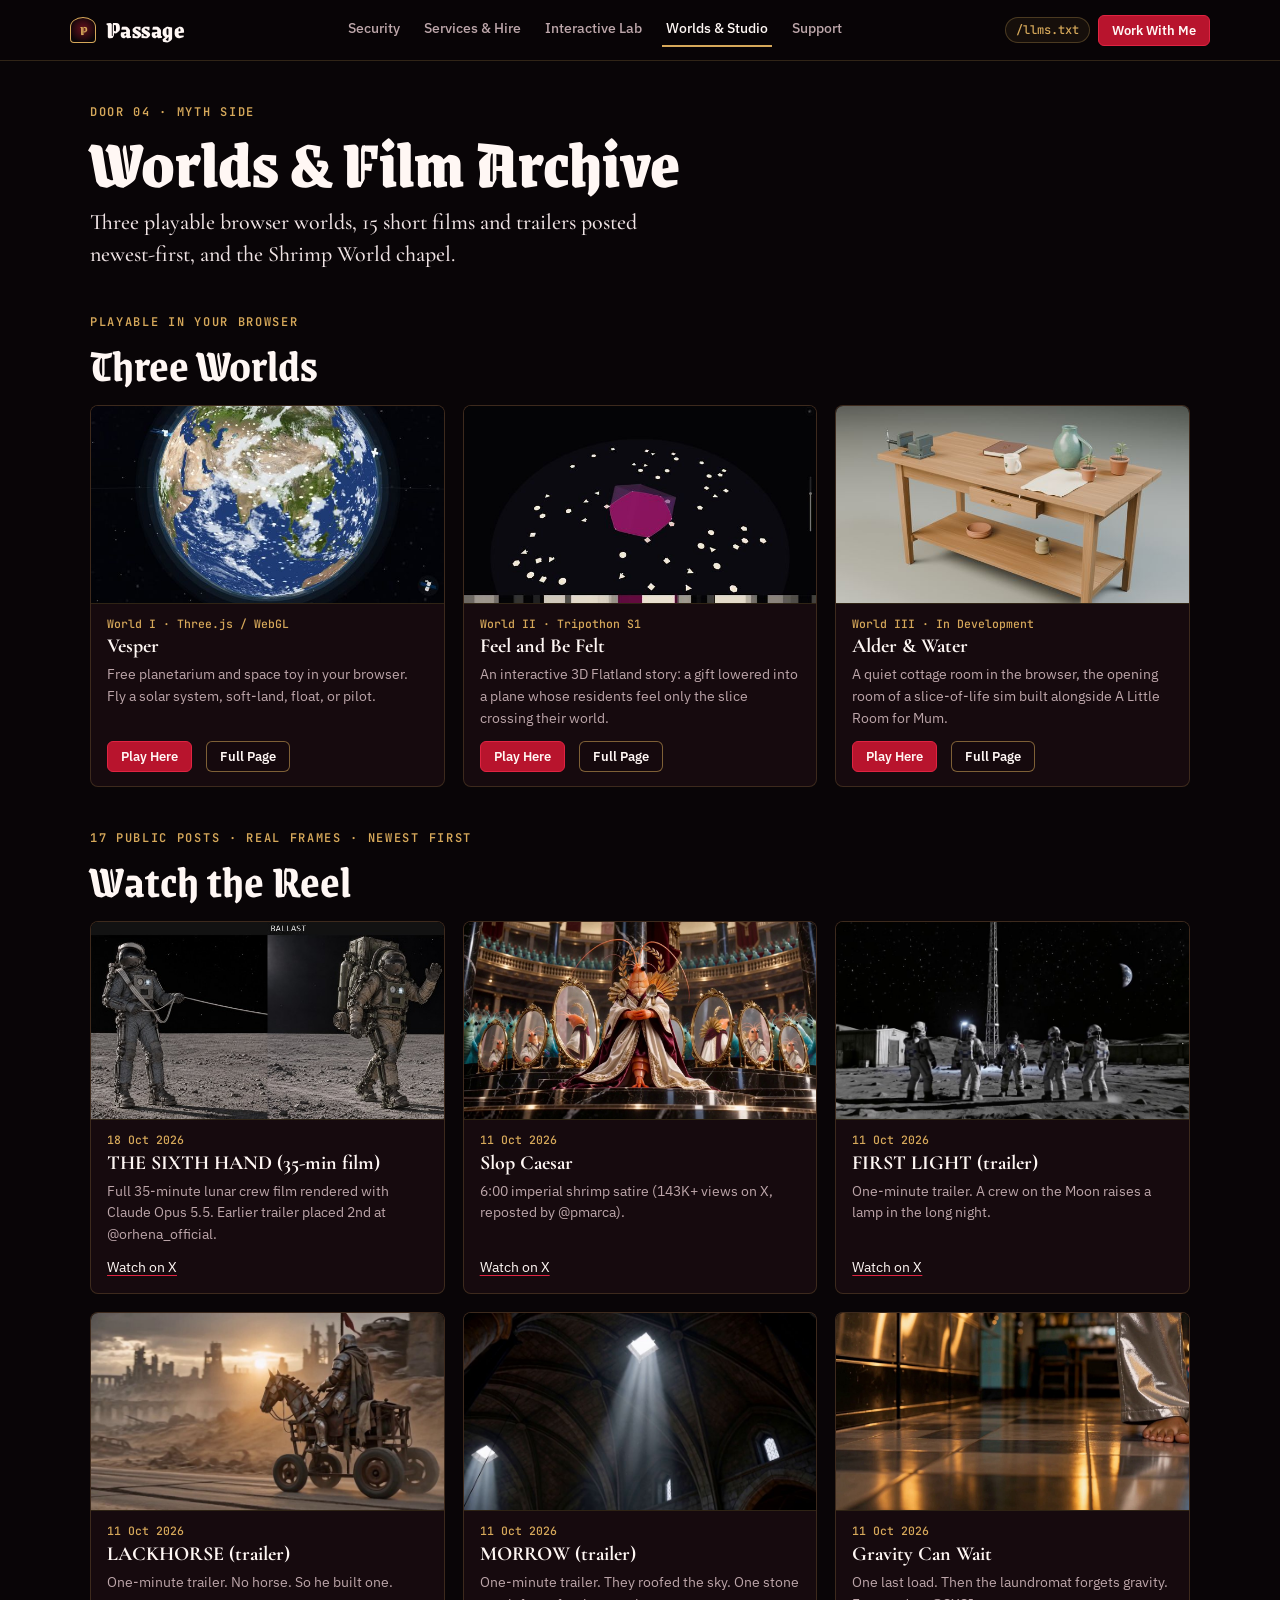
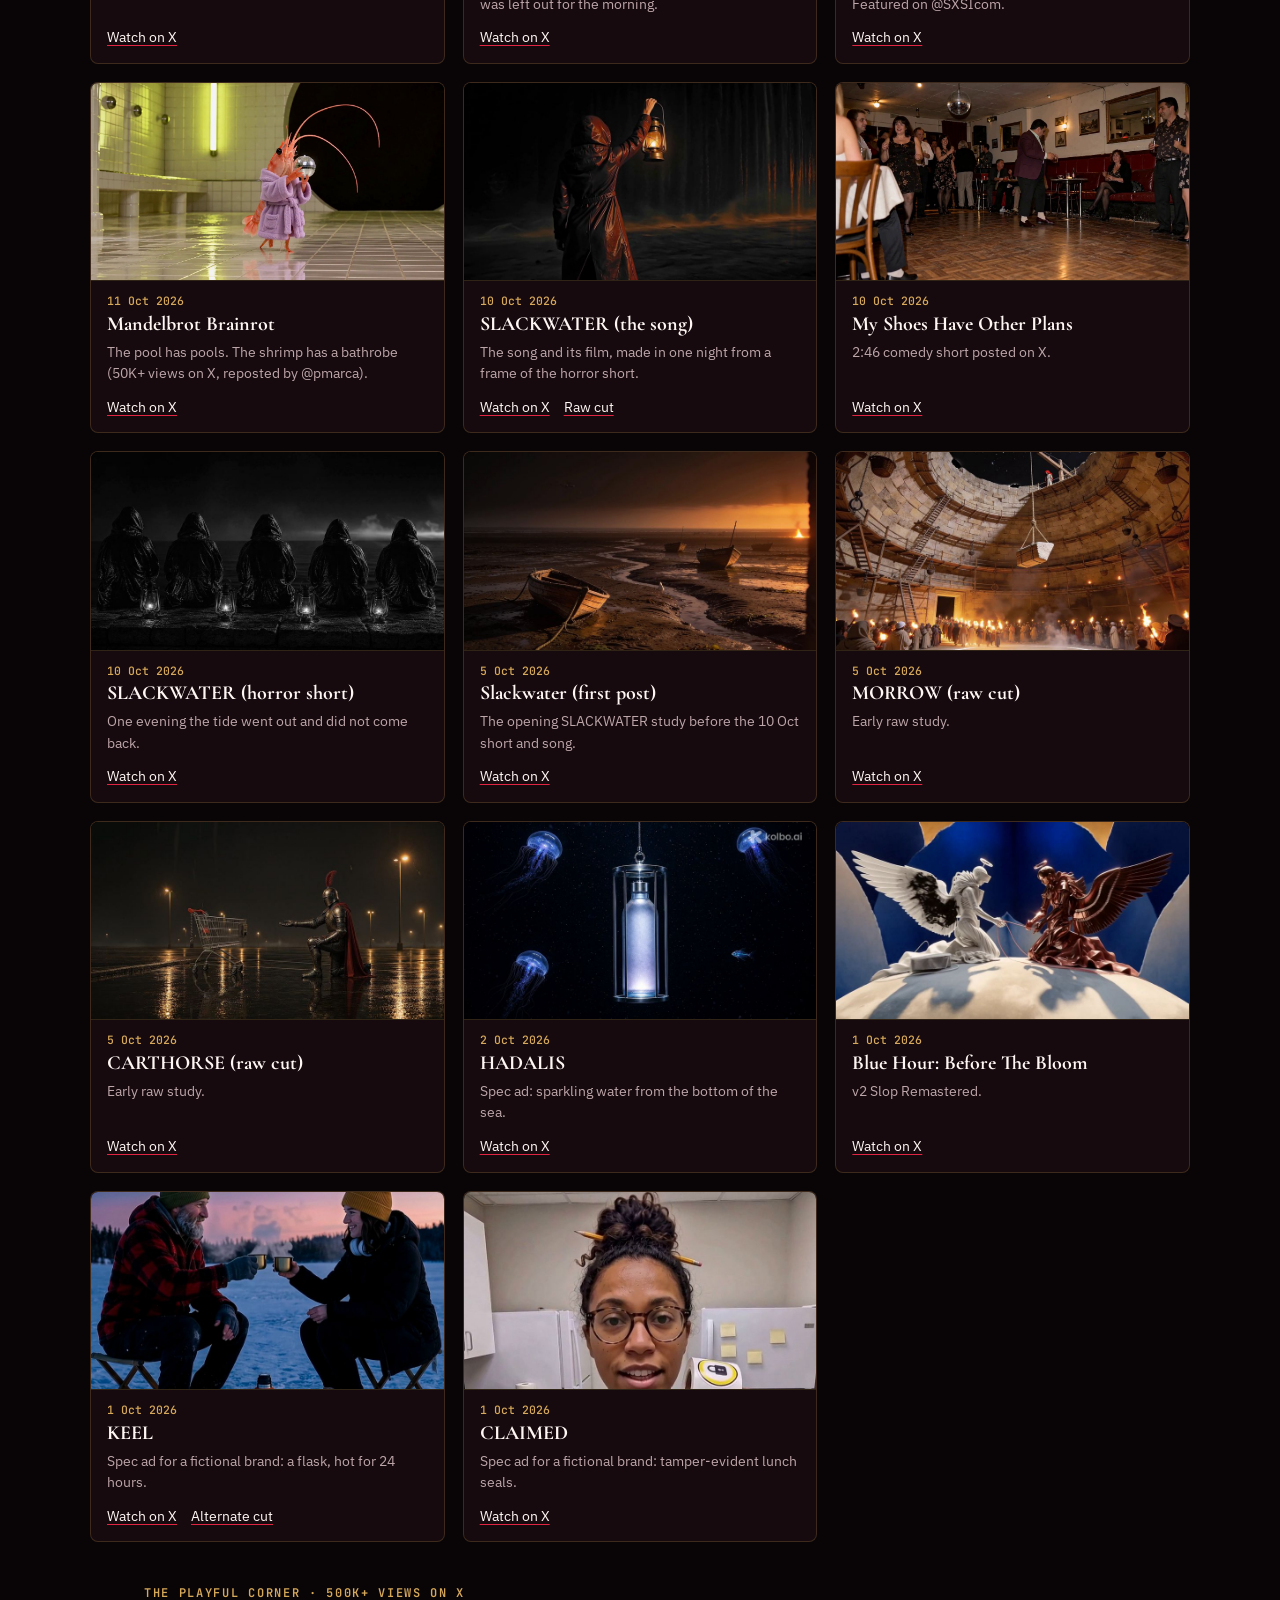
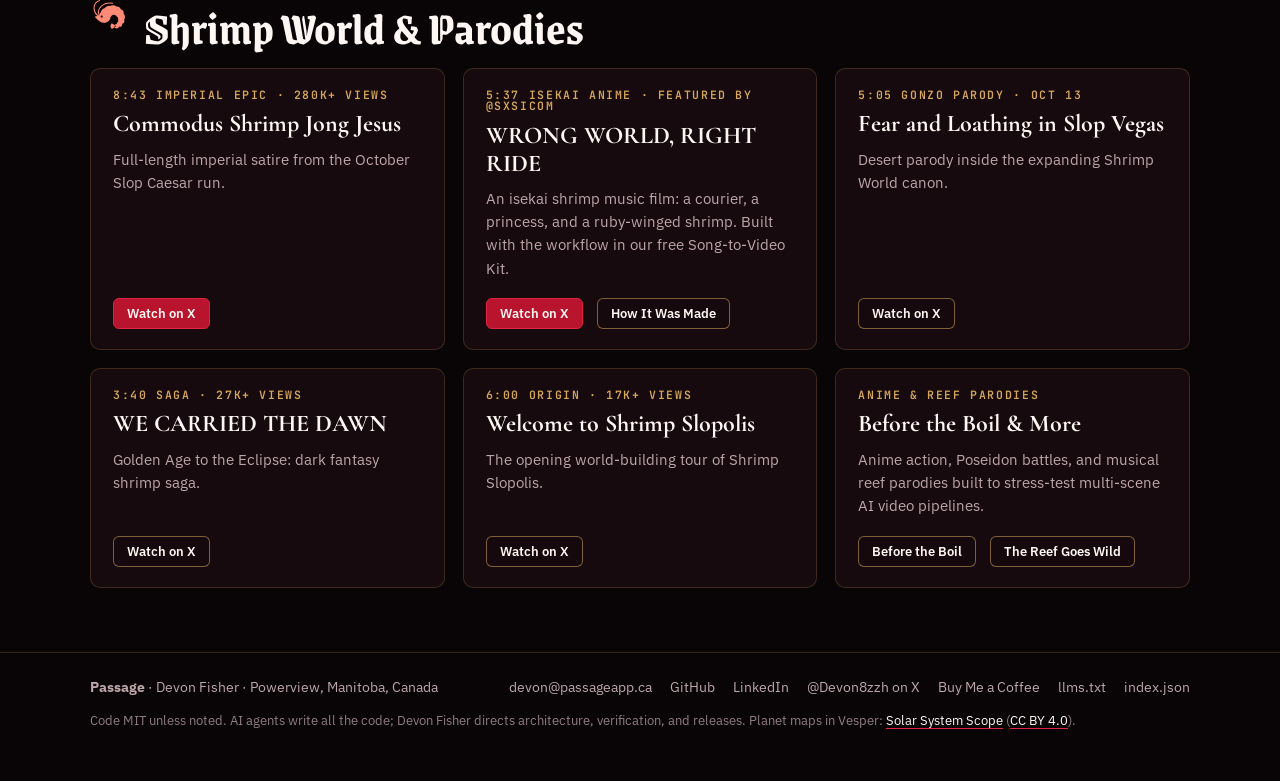
<file: studio/index.html>
<!doctype html>
<html lang="en">
<head>
<meta charset="utf-8">
<meta name="viewport" content="width=device-width, initial-scale=1">
<title>Worlds & Film Studio | Passage</title>
<meta name="description" content="Play three browser-native 3D worlds (Vesper, Feel and Be Felt, Alder & Water), watch 15 short films with stills, and visit Shrimp World.">
<link rel="canonical" href="https://passageapp.ca/studio/">
<link rel="icon" href="../favicon.svg" type="image/svg+xml">
<link rel="apple-touch-icon" href="../apple-touch-icon.png">
<meta name="theme-color" content="#090507">
<meta property="og:type" content="website">
<meta property="og:url" content="https://passageapp.ca/studio/">
<meta property="og:title" content="Worlds & Film Studio | Passage">
<meta property="og:description" content="Play three browser-native 3D worlds (Vesper, Feel and Be Felt, Alder & Water), watch 15 short films with stills, and visit Shrimp World.">
<meta property="og:image" content="https://passageapp.ca/og-poster.png">
<meta name="twitter:card" content="summary_large_image">
<link rel="preconnect" href="https://fonts.googleapis.com">
<link rel="preconnect" href="https://fonts.gstatic.com" crossorigin>
<link href="https://fonts.googleapis.com/css2?family=Cormorant+Garamond:wght@500;600;700&family=Grenze+Gotisch:wght@700;900&family=IBM+Plex+Sans:wght@400;500;600;700&family=JetBrains+Mono:wght@400;500;600&display=swap" rel="stylesheet">
<link rel="stylesheet" href="../style.css">
</head>
<body>
<header class="topbar">
  <div class="wrap topbar-in">
    <a class="brand" href="../index.html" aria-label="Passage Home">
      <span class="brand-mark" aria-hidden="true">P</span>
      <span class="brand-name">Passage</span>
    </a>
    <nav class="nav-links" aria-label="Primary">
      <a href="../security/">Security</a>
      <a href="../services/">Services &amp; Hire</a>
      <a href="../lab/">Interactive Lab</a>
      <a href="../studio/" class="active">Worlds &amp; Studio</a>
      <a href="../services/#support">Support</a>
    </nav>
    <div class="nav-cta">
      <a class="pill-mono" href="../llms.txt" title="Machine-readable studio index for AI agents">/llms.txt</a>
      <a class="btn sm" href="../services/#contact">Work With Me</a>
    </div>
  </div>
</header>
<main class="wrap">
  <section class="band">
    <p class="eyebrow">Door 04 &middot; Myth Side</p>
    <h1 class="page-h">Worlds &amp; Film Archive</h1>
    <p class="lead">Three playable browser worlds, 15 short films and trailers posted newest-first, and the Shrimp World chapel.</p>

    <div class="arch playing" id="studio-stage" hidden style="margin-top:24px">
      <div class="player-panel">
        <div class="player-bar">
          <strong class="mono" id="stage-name" style="font-size:13px">Playable World</strong>
          <div style="display:flex;gap:8px">
            <a class="btn ghost sm" id="stage-open" href="https://devonmvfisher.github.io/vesper/" target="_blank" rel="noopener">Open Full Page</a>
            <button class="btn sm" type="button" id="stage-close">Close</button>
          </div>
        </div>
        <div class="player-frame" id="stage-frame"></div>
      </div>
    </div>
  </section>

  <section class="band" id="worlds" aria-labelledby="w-h">
    <p class="eyebrow">Playable in Your Browser</p>
    <h2 class="sec-h" id="w-h">Three Worlds</h2>
    <div class="grid-3">
      <article class="media-card">
        <div class="media-thumb"><img src="../worlds/vesper.jpg" width="640" height="360" alt="Vesper planetarium orbit view"></div>
        <div class="media-body">
          <span class="when">World I &middot; Three.js / WebGL</span>
          <h4>Vesper</h4>
          <p>Free planetarium and space toy in your browser. Fly a solar system, soft-land, float, or pilot.</p>
          <div class="links">
            <button class="btn sm" type="button" data-world="Vesper" data-url="https://devonmvfisher.github.io/vesper/">Play Here</button>
            <a class="btn ghost sm" href="https://devonmvfisher.github.io/vesper/" target="_blank" rel="noopener">Full Page</a>
          </div>
        </div>
      </article>
      <article class="media-card">
        <div class="media-thumb"><img src="../worlds/feel-and-be-felt.jpg" width="640" height="360" alt="Feel and Be Felt Flatland slice"></div>
        <div class="media-body">
          <span class="when">World II &middot; Tripothon S1</span>
          <h4>Feel and Be Felt</h4>
          <p>An interactive 3D Flatland story: a gift lowered into a plane whose residents feel only the slice crossing their world.</p>
          <div class="links">
            <button class="btn sm" type="button" data-world="Feel and Be Felt" data-url="https://devonmvfisher.github.io/feel-and-be-felt/">Play Here</button>
            <a class="btn ghost sm" href="https://devonmvfisher.github.io/feel-and-be-felt/" target="_blank" rel="noopener">Full Page</a>
          </div>
        </div>
      </article>
      <article class="media-card">
        <div class="media-thumb"><img src="../worlds/alder.jpg" width="640" height="360" alt="Alder and Water cottage worktable"></div>
        <div class="media-body">
          <span class="when">World III &middot; In Development</span>
          <h4>Alder &amp; Water</h4>
          <p>A quiet cottage room in the browser, the opening room of a slice-of-life sim built alongside A Little Room for Mum.</p>
          <div class="links">
            <button class="btn sm" type="button" data-world="Alder &amp; Water" data-url="https://devonmvfisher.github.io/alder.html">Play Here</button>
            <a class="btn ghost sm" href="https://devonmvfisher.github.io/alder.html" target="_blank" rel="noopener">Full Page</a>
          </div>
        </div>
      </article>
    </div>
  </section>

  <section class="band" id="watch" aria-labelledby="f-h">
    <p class="eyebrow">17 Public Posts &middot; Real Frames &middot; Newest First</p>
    <h2 class="sec-h" id="f-h">Watch the Reel</h2>
    <div class="media-grid">
      <article class="media-card">
        <a class="media-thumb" href="https://x.com/Devon8zzh/status/2111867529069220350" target="_blank" rel="noopener"><img src="../films/sixth-hand.jpg" width="800" height="450" loading="lazy" alt="Real frame from THE SIXTH HAND (35-min film)"></a>
        <div class="media-body">
          <span class="when">18 Oct 2026</span>
          <h4>THE SIXTH HAND (35-min film)</h4>
          <p>Full 35-minute lunar crew film rendered with Claude Opus 5.5. Earlier trailer placed 2nd at @orhena_official.</p>
          <div class="links"><a href="https://x.com/Devon8zzh/status/2111867529069220350" target="_blank" rel="noopener">Watch on X</a></div>
        </div>
      </article>
      <article class="media-card">
        <a class="media-thumb" href="https://x.com/Devon8zzh/status/2109507158790545903" target="_blank" rel="noopener"><img src="../films/slop-caesar.jpg" width="800" height="450" loading="lazy" alt="Real frame from Slop Caesar"></a>
        <div class="media-body">
          <span class="when">11 Oct 2026</span>
          <h4>Slop Caesar</h4>
          <p>6:00 imperial shrimp satire (143K+ views on X, reposted by @pmarca).</p>
          <div class="links"><a href="https://x.com/Devon8zzh/status/2109507158790545903" target="_blank" rel="noopener">Watch on X</a></div>
        </div>
      </article>
      <article class="media-card">
        <a class="media-thumb" href="https://x.com/Devon8zzh/status/2109235940283801980" target="_blank" rel="noopener"><img src="../films/first-light.jpg" width="800" height="450" loading="lazy" alt="Real frame from FIRST LIGHT (trailer)"></a>
        <div class="media-body">
          <span class="when">11 Oct 2026</span>
          <h4>FIRST LIGHT (trailer)</h4>
          <p>One-minute trailer. A crew on the Moon raises a lamp in the long night.</p>
          <div class="links"><a href="https://x.com/Devon8zzh/status/2109235940283801980" target="_blank" rel="noopener">Watch on X</a></div>
        </div>
      </article>
      <article class="media-card">
        <a class="media-thumb" href="https://x.com/Devon8zzh/status/2109225829591044417" target="_blank" rel="noopener"><img src="../films/lackhorse.jpg" width="800" height="450" loading="lazy" alt="Real frame from LACKHORSE (trailer)"></a>
        <div class="media-body">
          <span class="when">11 Oct 2026</span>
          <h4>LACKHORSE (trailer)</h4>
          <p>One-minute trailer. No horse. So he built one.</p>
          <div class="links"><a href="https://x.com/Devon8zzh/status/2109225829591044417" target="_blank" rel="noopener">Watch on X</a></div>
        </div>
      </article>
      <article class="media-card">
        <a class="media-thumb" href="https://x.com/Devon8zzh/status/2109225785999642942" target="_blank" rel="noopener"><img src="../films/morrow-trailer.jpg" width="800" height="450" loading="lazy" alt="Real frame from MORROW (trailer)"></a>
        <div class="media-body">
          <span class="when">11 Oct 2026</span>
          <h4>MORROW (trailer)</h4>
          <p>One-minute trailer. They roofed the sky. One stone was left out for the morning.</p>
          <div class="links"><a href="https://x.com/Devon8zzh/status/2109225785999642942" target="_blank" rel="noopener">Watch on X</a></div>
        </div>
      </article>
      <article class="media-card">
        <a class="media-thumb" href="https://x.com/Devon8zzh/status/2109220588015493530" target="_blank" rel="noopener"><img src="../films/gravity-can-wait.jpg" width="800" height="450" loading="lazy" alt="Real frame from Gravity Can Wait"></a>
        <div class="media-body">
          <span class="when">11 Oct 2026</span>
          <h4>Gravity Can Wait</h4>
          <p>One last load. Then the laundromat forgets gravity. Featured on @SXSIcom.</p>
          <div class="links"><a href="https://x.com/Devon8zzh/status/2109220588015493530" target="_blank" rel="noopener">Watch on X</a></div>
        </div>
      </article>
      <article class="media-card">
        <a class="media-thumb" href="https://x.com/Devon8zzh/status/2109186787570774441" target="_blank" rel="noopener"><img src="../films/mandelbrot-brainrot.jpg" width="800" height="450" loading="lazy" alt="Real frame from Mandelbrot Brainrot"></a>
        <div class="media-body">
          <span class="when">11 Oct 2026</span>
          <h4>Mandelbrot Brainrot</h4>
          <p>The pool has pools. The shrimp has a bathrobe (50K+ views on X, reposted by @pmarca).</p>
          <div class="links"><a href="https://x.com/Devon8zzh/status/2109186787570774441" target="_blank" rel="noopener">Watch on X</a></div>
        </div>
      </article>
      <article class="media-card">
        <a class="media-thumb" href="https://x.com/Devon8zzh/status/2108866071096881334" target="_blank" rel="noopener"><img src="../films/slackwater-song.jpg" width="800" height="450" loading="lazy" alt="Real frame from SLACKWATER (the song)"></a>
        <div class="media-body">
          <span class="when">10 Oct 2026</span>
          <h4>SLACKWATER (the song)</h4>
          <p>The song and its film, made in one night from a frame of the horror short.</p>
          <div class="links"><a href="https://x.com/Devon8zzh/status/2108866071096881334" target="_blank" rel="noopener">Watch on X</a><a href="https://x.com/Devon8zzh/status/2108866111882276891" target="_blank" rel="noopener">Raw cut</a></div>
        </div>
      </article>
      <article class="media-card">
        <a class="media-thumb" href="https://x.com/Devon8zzh/status/2108866018068357267" target="_blank" rel="noopener"><img src="../films/my-shoes.jpg" width="800" height="450" loading="lazy" alt="Real frame from My Shoes Have Other Plans"></a>
        <div class="media-body">
          <span class="when">10 Oct 2026</span>
          <h4>My Shoes Have Other Plans</h4>
          <p>2:46 comedy short posted on X.</p>
          <div class="links"><a href="https://x.com/Devon8zzh/status/2108866018068357267" target="_blank" rel="noopener">Watch on X</a></div>
        </div>
      </article>
      <article class="media-card">
        <a class="media-thumb" href="https://x.com/Devon8zzh/status/2108829407305744408" target="_blank" rel="noopener"><img src="../films/slackwater-short.jpg" width="800" height="450" loading="lazy" alt="Real frame from SLACKWATER (horror short)"></a>
        <div class="media-body">
          <span class="when">10 Oct 2026</span>
          <h4>SLACKWATER (horror short)</h4>
          <p>One evening the tide went out and did not come back.</p>
          <div class="links"><a href="https://x.com/Devon8zzh/status/2108829407305744408" target="_blank" rel="noopener">Watch on X</a></div>
        </div>
      </article>
      <article class="media-card">
        <a class="media-thumb" href="https://x.com/Devon8zzh/status/2107028767080321190" target="_blank" rel="noopener"><img src="../films/slackwater-oct5.jpg" width="800" height="450" loading="lazy" alt="Real frame from Slackwater (first post)"></a>
        <div class="media-body">
          <span class="when">5 Oct 2026</span>
          <h4>Slackwater (first post)</h4>
          <p>The opening SLACKWATER study before the 10 Oct short and song.</p>
          <div class="links"><a href="https://x.com/Devon8zzh/status/2107028767080321190" target="_blank" rel="noopener">Watch on X</a></div>
        </div>
      </article>
      <article class="media-card">
        <a class="media-thumb" href="https://x.com/Devon8zzh/status/2106993084689170662" target="_blank" rel="noopener"><img src="../films/morrow.jpg" width="800" height="450" loading="lazy" alt="Real frame from MORROW (raw cut)"></a>
        <div class="media-body">
          <span class="when">5 Oct 2026</span>
          <h4>MORROW (raw cut)</h4>
          <p>Early raw study.</p>
          <div class="links"><a href="https://x.com/Devon8zzh/status/2106993084689170662" target="_blank" rel="noopener">Watch on X</a></div>
        </div>
      </article>
      <article class="media-card">
        <a class="media-thumb" href="https://x.com/Devon8zzh/status/2106984442221015307" target="_blank" rel="noopener"><img src="../films/carthorse.jpg" width="800" height="450" loading="lazy" alt="Real frame from CARTHORSE (raw cut)"></a>
        <div class="media-body">
          <span class="when">5 Oct 2026</span>
          <h4>CARTHORSE (raw cut)</h4>
          <p>Early raw study.</p>
          <div class="links"><a href="https://x.com/Devon8zzh/status/2106984442221015307" target="_blank" rel="noopener">Watch on X</a></div>
        </div>
      </article>
      <article class="media-card">
        <a class="media-thumb" href="https://x.com/Devon8zzh/status/2106026998321783061" target="_blank" rel="noopener"><img src="../films/hadalis.jpg" width="800" height="450" loading="lazy" alt="Real frame from HADALIS"></a>
        <div class="media-body">
          <span class="when">2 Oct 2026</span>
          <h4>HADALIS</h4>
          <p>Spec ad: sparkling water from the bottom of the sea.</p>
          <div class="links"><a href="https://x.com/Devon8zzh/status/2106026998321783061" target="_blank" rel="noopener">Watch on X</a></div>
        </div>
      </article>
      <article class="media-card">
        <a class="media-thumb" href="https://x.com/Devon8zzh/status/2105645977747202112" target="_blank" rel="noopener"><img src="../films/blue-hour.jpg" width="800" height="450" loading="lazy" alt="Real frame from Blue Hour: Before The Bloom"></a>
        <div class="media-body">
          <span class="when">1 Oct 2026</span>
          <h4>Blue Hour: Before The Bloom</h4>
          <p>v2 Slop Remastered.</p>
          <div class="links"><a href="https://x.com/Devon8zzh/status/2105645977747202112" target="_blank" rel="noopener">Watch on X</a></div>
        </div>
      </article>
      <article class="media-card">
        <a class="media-thumb" href="https://x.com/Devon8zzh/status/2105555371524079780" target="_blank" rel="noopener"><img src="../films/keel.jpg" width="800" height="450" loading="lazy" alt="Real frame from KEEL"></a>
        <div class="media-body">
          <span class="when">1 Oct 2026</span>
          <h4>KEEL</h4>
          <p>Spec ad for a fictional brand: a flask, hot for 24 hours.</p>
          <div class="links"><a href="https://x.com/Devon8zzh/status/2105555371524079780" target="_blank" rel="noopener">Watch on X</a><a href="https://x.com/Devon8zzh/status/2105569639598334354" target="_blank" rel="noopener">Alternate cut</a></div>
        </div>
      </article>
      <article class="media-card">
        <a class="media-thumb" href="https://x.com/Devon8zzh/status/2105545662444323295" target="_blank" rel="noopener"><img src="../films/claimed.jpg" width="800" height="450" loading="lazy" alt="Real frame from CLAIMED"></a>
        <div class="media-body">
          <span class="when">1 Oct 2026</span>
          <h4>CLAIMED</h4>
          <p>Spec ad for a fictional brand: tamper-evident lunch seals.</p>
          <div class="links"><a href="https://x.com/Devon8zzh/status/2105545662444323295" target="_blank" rel="noopener">Watch on X</a></div>
        </div>
      </article>
    </div>
  </section>

  <section class="band" id="shrimp" aria-labelledby="sh-h">
    <div style="display:flex;align-items:center;gap:12px">
      <svg width="42" height="42" viewBox="0 0 64 64" style="color:#ff8a76;flex:none" aria-hidden="true"><path d="M14.51 28.99C8.51 17.49 20.51 7.49 34.51 9.49M13.51 29.99C2.51 21.49 4.51 9.49 14.51 5.49" fill="none" stroke="currentColor" stroke-width="1.6" stroke-linecap="round"/><path d="M13.28 30.30a9.00 9.00 0 1 0 18.00 0a9.00 9.00 0 1 0 -18.00 0zM16.16 25.00a8.60 8.60 0 1 0 17.20 0a8.60 8.60 0 1 0 -17.20 0zM21.20 21.32a8.10 8.10 0 1 0 16.20 0a8.10 8.10 0 1 0 -16.20 0zM27.50 20.00a7.50 7.50 0 1 0 15.00 0a7.50 7.50 0 1 0 -15.00 0zM33.80 21.32a6.90 6.90 0 1 0 13.80 0a6.90 6.90 0 1 0 -13.80 0zM39.04 25.00a6.20 6.20 0 1 0 12.40 0a6.20 6.20 0 1 0 -12.40 0zM42.22 30.30a5.50 5.50 0 1 0 11.00 0a5.50 5.50 0 1 0 -11.00 0zM42.81 36.14a4.80 4.80 0 1 0 9.60 0a4.80 4.80 0 1 0 -9.60 0zM40.86 41.36a4.10 4.10 0 1 0 8.20 0a4.10 4.10 0 1 0 -8.20 0zM37.30 44.68a3.40 3.40 0 1 0 6.80 0a3.40 3.40 0 1 0 -6.80 0zM39.96 44.15L33.49 48.85Q28.97 44.53 33.18 39.91zM24.51 27.99C16.51 25.99 10.51 29.49 7.01 29.99C11.51 34.49 15.51 39.49 23.51 39.49z" fill="currentColor"/><circle cx="17.81" cy="29.89" r="1.7" fill="#090507"/></svg>
      <div>
        <p class="eyebrow" style="margin-bottom:2px">The Playful Corner &middot; 500K+ Views on X</p>
        <h2 class="sec-h" id="sh-h" style="margin:0">Shrimp World &amp; Parodies</h2>
      </div>
    </div>
    <div class="grid-3" style="margin-top:18px">
      <article class="card">
        <span class="card-num">8:43 Imperial Epic &middot; 280K+ Views</span>
        <h3>Commodus Shrimp Jong Jesus</h3>
        <p>Full-length imperial satire from the October Slop Caesar run.</p>
        <div class="card-foot"><a class="btn sm" href="https://x.com/Devon8zzh/status/2109596624502854099" target="_blank" rel="noopener">Watch on X</a></div>
      </article>
      <article class="card">
        <span class="card-num">5:37 Isekai Anime &middot; Featured by @SXSIcom</span>
        <h3>WRONG WORLD, RIGHT RIDE</h3>
        <p>An isekai shrimp music film: a courier, a princess, and a ruby-winged shrimp. Built with the workflow in our free Song-to-Video Kit.</p>
        <div class="card-foot">
          <a class="btn sm" href="https://x.com/Devon8zzh/status/2111064012121423926" target="_blank" rel="noopener">Watch on X</a>
          <a class="btn ghost sm" href="../lab/song-to-video/">How It Was Made</a>
        </div>
      </article>
      <article class="card">
        <span class="card-num">5:05 Gonzo Parody &middot; Oct 13</span>
        <h3>Fear and Loathing in Slop Vegas</h3>
        <p>Desert parody inside the expanding Shrimp World canon.</p>
        <div class="card-foot"><a class="btn ghost sm" href="https://x.com/Devon8zzh/status/2109880868009570668" target="_blank" rel="noopener">Watch on X</a></div>
      </article>
      <article class="card">
        <span class="card-num">3:40 Saga &middot; 27K+ Views</span>
        <h3>WE CARRIED THE DAWN</h3>
        <p>Golden Age to the Eclipse: dark fantasy shrimp saga.</p>
        <div class="card-foot"><a class="btn ghost sm" href="https://x.com/Devon8zzh/status/2110166258939486415" target="_blank" rel="noopener">Watch on X</a></div>
      </article>
      <article class="card">
        <span class="card-num">6:00 Origin &middot; 17K+ Views</span>
        <h3>Welcome to Shrimp Slopolis</h3>
        <p>The opening world-building tour of Shrimp Slopolis.</p>
        <div class="card-foot"><a class="btn ghost sm" href="https://x.com/Devon8zzh/status/2109479135576035444" target="_blank" rel="noopener">Watch on X</a></div>
      </article>
      <article class="card">
        <span class="card-num">Anime &amp; Reef Parodies</span>
        <h3>Before the Boil &amp; More</h3>
        <p>Anime action, Poseidon battles, and musical reef parodies built to stress-test multi-scene AI video pipelines.</p>
        <div class="card-foot">
          <a class="btn ghost sm" href="https://x.com/Devon8zzh/status/2110795627877781719" target="_blank" rel="noopener">Before the Boil</a>
          <a class="btn ghost sm" href="https://x.com/Devon8zzh/status/2111373142992339283" target="_blank" rel="noopener">The Reef Goes Wild</a>
        </div>
      </article>
    </div>
  </section>
</main>
<footer>
  <div class="wrap">
    <div class="foot-row">
      <span><strong>Passage</strong> &middot; Devon Fisher &middot; Powerview, Manitoba, Canada</span>
      <div class="foot-links">
        <a href="mailto:devon@passageapp.ca">devon@passageapp.ca</a>
        <a href="https://github.com/devonmvfisher" target="_blank" rel="noopener">GitHub</a>
        <a href="https://www.linkedin.com/in/devonmvfisher/" target="_blank" rel="noopener">LinkedIn</a>
        <a href="https://x.com/Devon8zzh" target="_blank" rel="noopener">@Devon8zzh on X</a>
        <a href="https://buymeacoffee.com/devon8zzh" target="_blank" rel="noopener">Buy Me a Coffee</a>
        <a href="../llms.txt">llms.txt</a>
        <a href="../index.json">index.json</a>
      </div>
    </div>
    <p class="foot-credit">Code MIT unless noted. AI agents write all the code; Devon Fisher directs architecture, verification, and releases. Planet maps in Vesper: <a href="https://www.solarsystemscope.com/textures/" target="_blank" rel="noopener">Solar System Scope</a> (<a href="https://creativecommons.org/licenses/by/4.0/" target="_blank" rel="noopener">CC BY 4.0</a>).</p>
  </div>
</footer>
<script>
(() => {
  const stage = document.getElementById('studio-stage');
  const host = document.getElementById('stage-frame');
  const nameEl = document.getElementById('stage-name');
  const openEl = document.getElementById('stage-open');
  const closeBtn = document.getElementById('stage-close');
  let frame = null;
  document.querySelectorAll('[data-world]').forEach(btn => {
    btn.addEventListener('click', () => {
      const url = btn.dataset.url;
      const title = btn.dataset.world;
      if (!frame) {
        frame = document.createElement('iframe');
        frame.allow = 'fullscreen';
        host.appendChild(frame);
      }
      frame.src = url;
      frame.title = title + ' playable world';
      nameEl.textContent = title + ' (Live)';
      openEl.href = url;
      stage.hidden = false;
      stage.scrollIntoView({ behavior:'smooth', block:'start' });
      closeBtn.focus();
    });
  });
  function close() {
    if (frame) { frame.remove(); frame = null; }
    stage.hidden = true;
  }
  closeBtn.addEventListener('click', close);
  document.addEventListener('keydown', e => { if (e.key === 'Escape' && frame) close(); });
})();
</script>
</body>
</html>
</file>
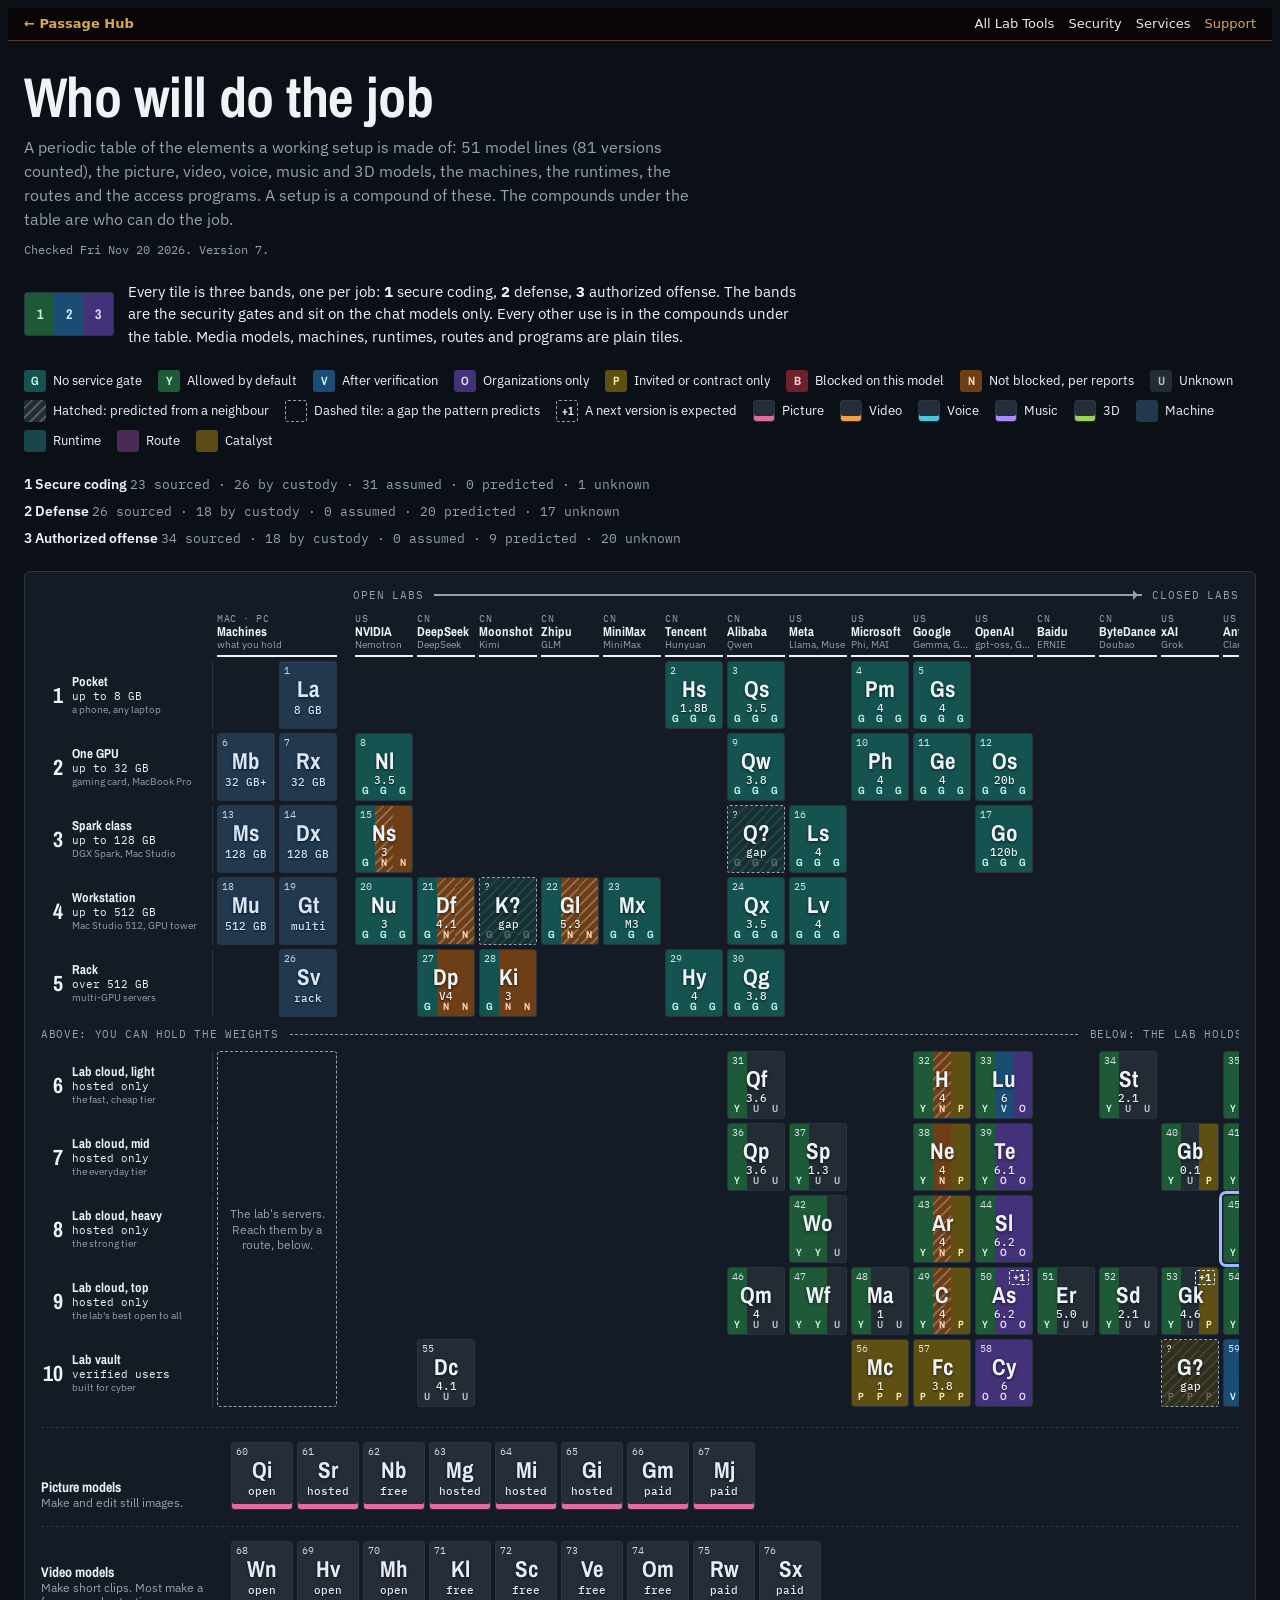
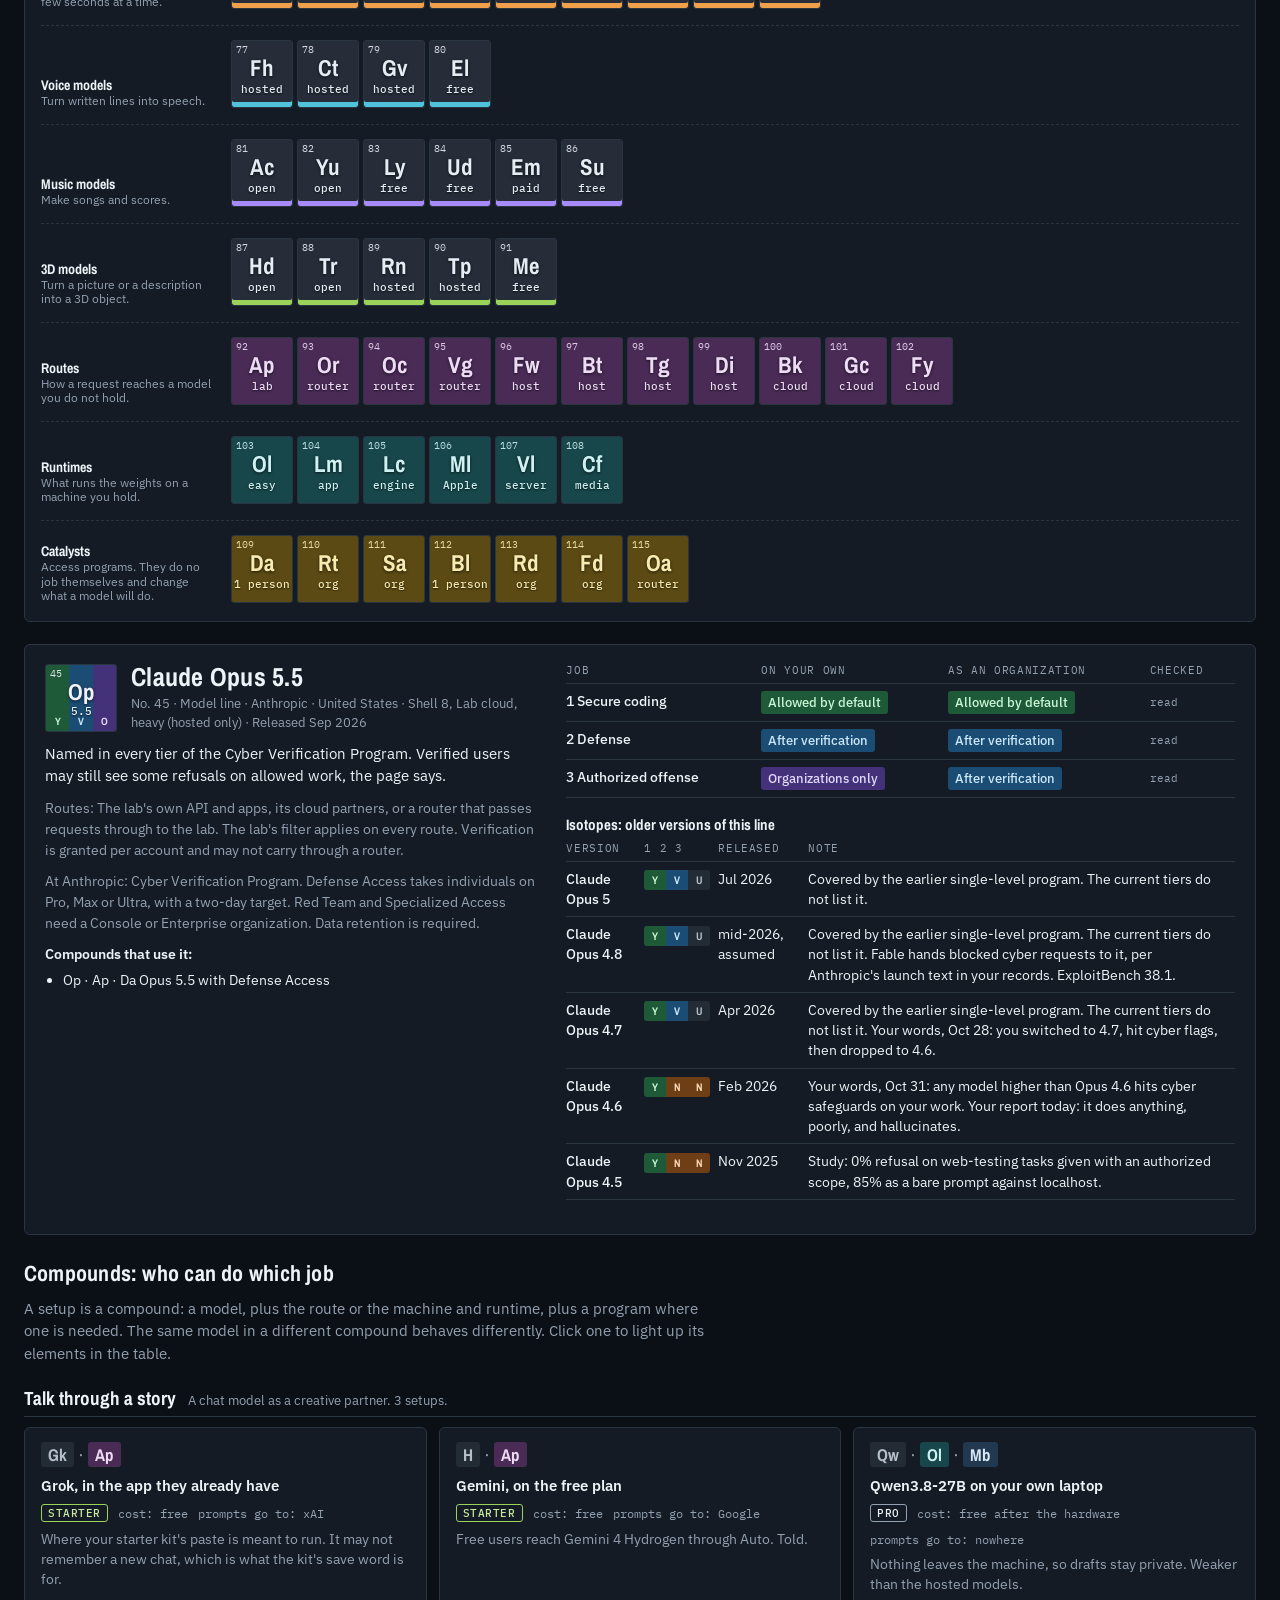
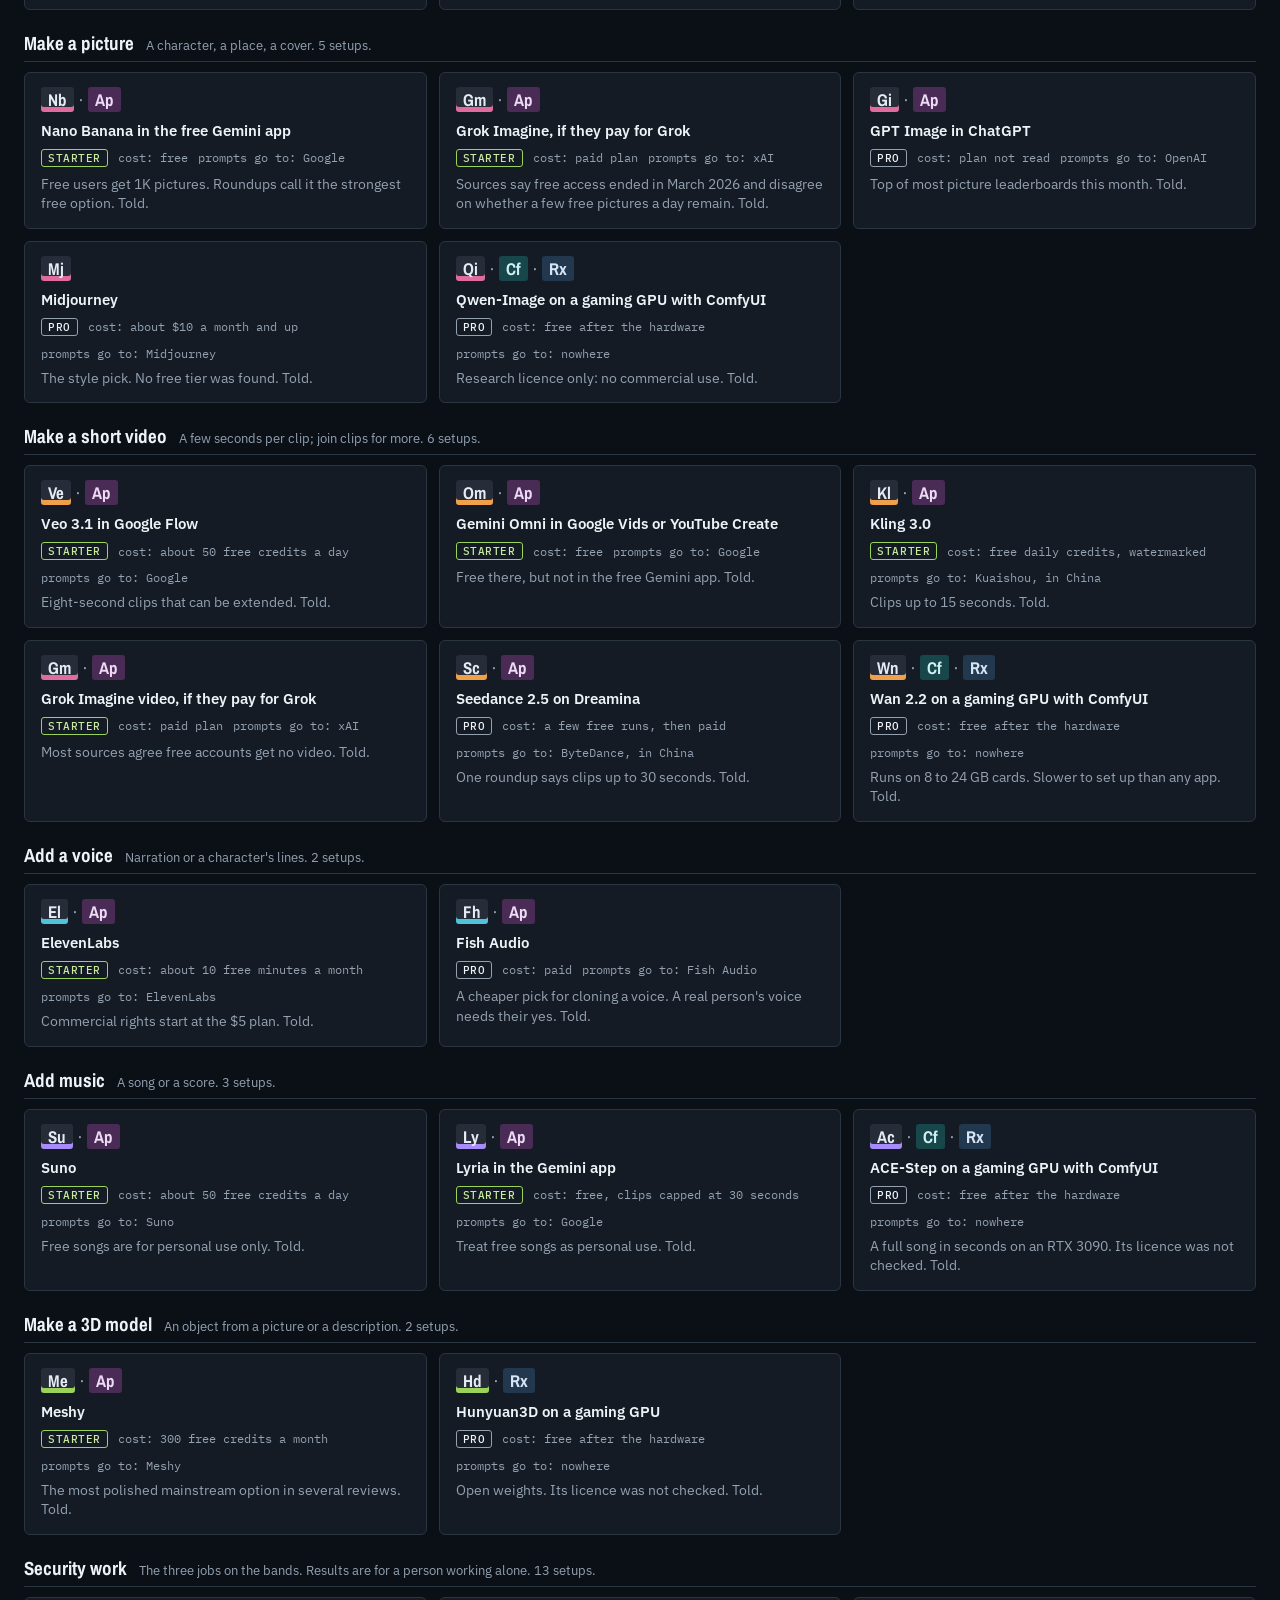
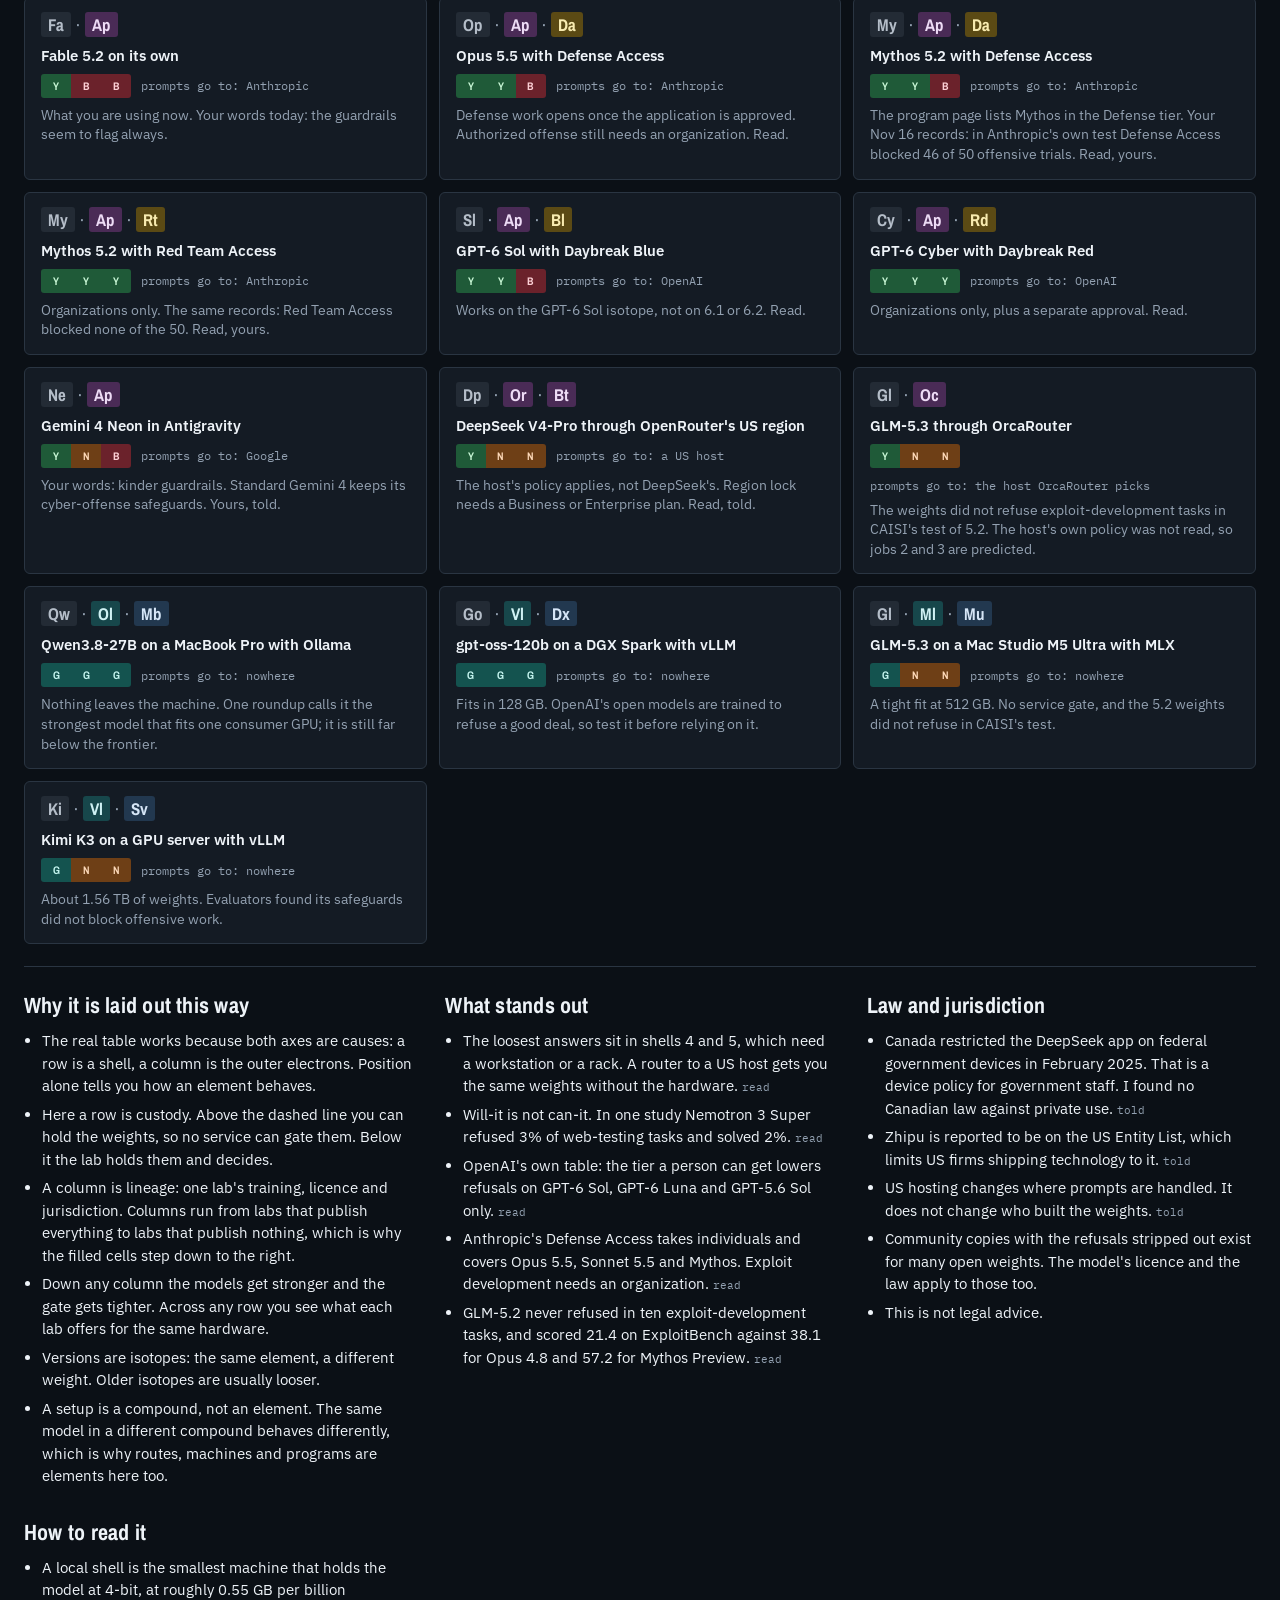
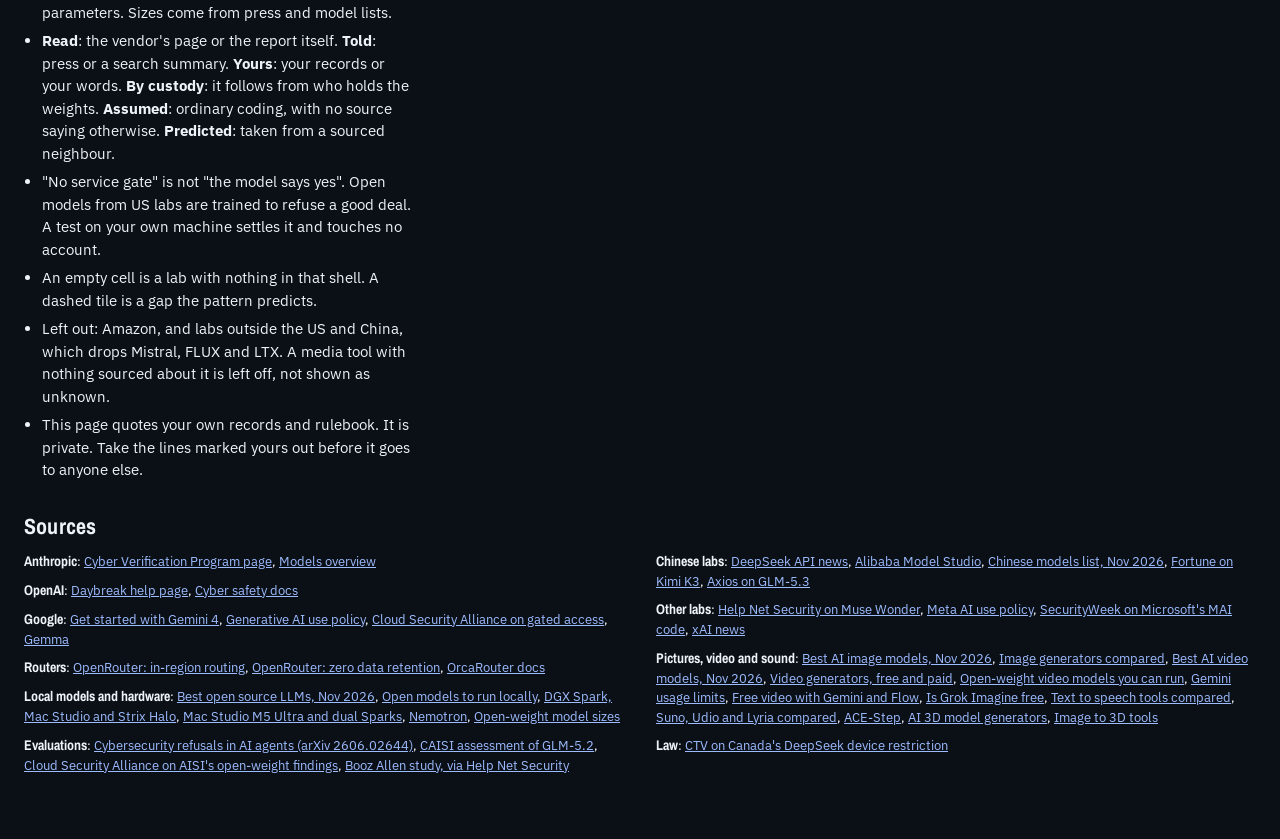
<file: lab/ai-table/index.html>
<!doctype html>
<html lang="en">
<head>
<meta charset="utf-8">
<meta name="viewport" content="width=device-width, initial-scale=1">
<link rel="icon" href="../../favicon.svg" type="image/svg+xml">
<meta name="claude:viewport-fit-sides" content="cover">
<title>AI Setup Periodic Table</title>
<link rel="stylesheet" href="https://fonts.googleapis.com/css2?family=Archivo+Narrow:wght@500;700&family=IBM+Plex+Mono:wght@400;500&family=IBM+Plex+Sans:wght@400;500;600&display=swap">
<style>
/* Layout: one dark wall chart built the way the real table is built: both axes are causes.
   Rows are shells: where the weights can live, from your pocket down to the lab's vault.
   Columns are families, ordered from fully open labs to fully closed ones.
   One element per cell; older versions are its isotopes. Each tile is three colour bands, one per job. */
:root{
  --bg:#0B1016; --panel:#141B24; --ink:#EEF3F8; --ink2:#93A1B1; --rule:#2A3542; --accent:#9DBBFF; --hatch:rgba(238,243,248,.24);
  --g-f:#14534F; --g-i:#C3F4EE;
  --y-f:#1F5A38; --y-i:#C9F7D6;
  --v-f:#1B4C73; --v-i:#CBE8FB;
  --o-f:#43317A; --o-i:#E2D9FD;
  --p-f:#5E4F12; --p-i:#F8EBA9;
  --b-f:#6B222B; --b-i:#FBCFD4;
  --n-f:#6E3F16; --n-i:#FCD8B8;
  --u-f:#232B35; --u-i:#B5BEC9;
  --f-display:'Archivo Narrow','Arial Narrow',Arial,sans-serif;
  --f-body:'IBM Plex Sans',system-ui,-apple-system,'Segoe UI',sans-serif;
  --f-mono:'IBM Plex Mono',ui-monospace,Consolas,monospace;
  color-scheme:dark;
}
*{box-sizing:border-box}
body{background:var(--bg);color:var(--ink);font-family:var(--f-body);font-size:15px;line-height:1.5}
.wrap{max-width:1400px;margin:0 auto;padding-block:28px 56px;
  padding-left:max(16px,env(safe-area-inset-left,0px));padding-right:max(16px,env(safe-area-inset-right,0px));
  display:flex;flex-direction:column;gap:22px}
h1{font-family:var(--f-display);font-weight:700;font-size:clamp(34px,5vw,56px);line-height:1;margin:0;letter-spacing:-.01em;text-wrap:balance}
h2{font-family:var(--f-display);font-weight:700;font-size:22px;margin:0 0 8px;letter-spacing:.01em}
.dek{max-width:68ch;color:var(--ink2);margin:10px 0 0;font-size:16px}
.stamp{font-family:var(--f-mono);font-size:12px;color:var(--ink2);margin:10px 0 0}
a{color:var(--accent)}
:focus-visible{outline:3px solid var(--accent);outline-offset:2px}

.howto{display:flex;gap:14px;align-items:center;flex-wrap:wrap}
.howto p{margin:0;max-width:76ch}
.demo{display:grid;grid-template-columns:repeat(3,1fr);width:90px;height:44px;border-radius:3px;overflow:hidden;flex:none;border:1px solid var(--rule)}
.demo span{display:grid;place-items:center;font:700 14px var(--f-display)}
.legend{display:flex;flex-wrap:wrap;gap:8px 16px;list-style:none;margin:0;padding:0}
.legend li{display:flex;align-items:center;gap:7px;font-size:13px}
.sw{width:22px;height:22px;border-radius:3px;display:grid;place-items:center;font:700 12px var(--f-display)}
.sw.hatch{background-color:var(--u-f);background-image:repeating-linear-gradient(135deg,transparent 0 5px,var(--hatch) 5px 7px)}
.sw.gap{background:transparent;border:1.5px dashed var(--ink2)}
.score{display:flex;flex-wrap:wrap;gap:6px 26px;list-style:none;margin:0;padding:0;font-size:14px}
.score b{font-weight:600}
.score span{font-family:var(--f-mono);font-size:12.5px;color:var(--ink2)}

.chart{background:var(--panel);border:1px solid var(--rule);border-radius:6px;padding:16px 16px 18px}
.axis{display:flex;align-items:center;gap:10px;font:400 11px var(--f-mono);letter-spacing:.08em;text-transform:uppercase;color:var(--ink2);margin:0 0 10px 312px}
.axis i{flex:1;height:2px;background:var(--ink2);position:relative;min-width:40px}
.axis i::after{content:"";position:absolute;right:-1px;top:-4px;border:5px solid transparent;border-left-color:var(--ink2)}
.scroll{overflow-x:auto;padding-bottom:4px}
.pt{display:grid;grid-template-columns:172px repeat(2,minmax(56px,1fr)) 10px repeat(15,minmax(56px,1fr));gap:4px;min-width:1240px}
.fam{display:flex;flex-direction:column;justify-content:flex-end;border-bottom:2px solid var(--ink);padding:0 0 4px;min-width:0}
.fam b{font:700 13px var(--f-display);line-height:1.1;white-space:nowrap;overflow:hidden;text-overflow:ellipsis}
.fam span{font-size:10px;color:var(--ink2);line-height:1.2;white-space:nowrap;overflow:hidden;text-overflow:ellipsis}
.fam i{font:400 9.5px var(--f-mono);color:var(--ink2);font-style:normal;letter-spacing:.06em}
.shell{display:flex;gap:9px;align-items:center;padding-right:8px;border-right:1px solid var(--rule);min-width:0}
.shell b{font:700 22px var(--f-display);line-height:1;width:22px;flex:none;text-align:right}
.shell div{min-width:0}
.shell strong{display:block;font:700 13px var(--f-display);line-height:1.15}
.shell em{display:block;font:400 10.5px var(--f-mono);font-style:normal;color:var(--ink);line-height:1.3}
.shell span{display:block;font-size:10px;color:var(--ink2);line-height:1.2}
.custody{grid-column:1 / -1;display:flex;align-items:center;gap:12px;font:400 11px var(--f-mono);letter-spacing:.06em;text-transform:uppercase;color:var(--ink2);padding:6px 0}
.custody i{flex:1;border-top:1px dashed var(--ink2)}

.el{position:relative;height:68px;border:1px solid var(--rule);border-radius:3px;cursor:pointer;padding:0;min-width:0;overflow:hidden;
  background:var(--u-f);color:var(--ink);font-family:var(--f-display);text-align:center}
.bands{position:absolute;inset:0;display:grid;grid-template-columns:repeat(3,1fr)}
.bands span{display:flex;align-items:flex-end;justify-content:center;padding-bottom:3px;font:700 10.5px var(--f-display)}
.bands span.pred{background-image:repeating-linear-gradient(135deg,transparent 0 5px,var(--hatch) 5px 7px)}
.el .no{position:absolute;left:4px;top:2px;font:400 10px var(--f-mono);z-index:1;opacity:.9}
.el .nx{position:absolute;right:3px;top:2px;font:700 10px var(--f-mono);z-index:1;border:1px dashed var(--ink);border-radius:2px;padding:0 3px;line-height:1.3}
.el .sym{position:absolute;left:0;right:0;top:15px;font-weight:700;font-size:23px;line-height:1;z-index:1;text-shadow:0 1px 3px rgba(0,0,0,.65)}
.el .ver{position:absolute;left:0;right:0;top:39px;font:500 10.5px var(--f-mono);z-index:1;white-space:nowrap;overflow:hidden;text-shadow:0 1px 2px rgba(0,0,0,.7)}
.el[aria-pressed="true"]{outline:3px solid var(--accent);outline-offset:1px;z-index:2}
.el.gap{background:transparent;border:1.5px dashed var(--ink2)}
.el.gap .bands{opacity:.4}
.s-G{background-color:var(--g-f);color:var(--g-i)}
.s-Y{background-color:var(--y-f);color:var(--y-i)} .s-V{background-color:var(--v-f);color:var(--v-i)}
.s-O{background-color:var(--o-f);color:var(--o-i)} .s-P{background-color:var(--p-f);color:var(--p-i)}
.s-B{background-color:var(--b-f);color:var(--b-i)} .s-N{background-color:var(--n-f);color:var(--n-i)}
.s-U{background-color:var(--u-f);color:var(--u-i)}

.el.plain .ver{top:41px}
.k-mach{background:#22384F;color:#D6E6F7}
.k-T{background:#17474B;color:#CFF1F3}
.k-R{background:#4A2B56;color:#EEDCF6}
.k-C{background:#5B4A14;color:#F8EBB0}
.k-I,.k-V,.k-A,.k-M,.k-D{background:#262C38;color:#E6ECF4}
.k-I{box-shadow:inset 0 -5px 0 #E06C9F} .k-V{box-shadow:inset 0 -5px 0 #F0A04B} .k-A{box-shadow:inset 0 -5px 0 #4FC3D9}
.k-M{box-shadow:inset 0 -5px 0 #A78BFA} .k-D{box-shadow:inset 0 -5px 0 #9BD35A}
.sw.k-I,.sw.k-V,.sw.k-A,.sw.k-M,.sw.k-D{border:1px solid var(--rule)}
.use-head{display:flex;flex-wrap:wrap;gap:4px 12px;align-items:baseline;margin:20px 0 10px;border-bottom:1px solid var(--rule);padding-bottom:5px}
.use-head b{font:700 19px var(--f-display)}
.use-head span{font-size:13px;color:var(--ink2)}
.lvl{font:500 11px var(--f-mono);border:1px solid var(--ink2);border-radius:3px;padding:1px 6px;text-transform:uppercase;letter-spacing:.05em}
.lvl-starter{border-color:#9BD35A;color:#C9EBA0}
.el.hl{box-shadow:0 0 0 3px #FFD166 !important;z-index:2}
.machhead{grid-column:2 / 4}
.labbox{grid-column:2 / 4;border:1px dashed var(--ink2);border-radius:3px;display:grid;place-items:center;text-align:center;
  font-size:11.5px;color:var(--ink2);padding:8px;line-height:1.35}
.series{display:flex;flex-wrap:wrap;gap:10px 18px;align-items:flex-end;margin-top:16px;padding-top:14px;border-top:1px dashed var(--rule)}
.series-label{width:172px;flex:none}
.series-label b{font:700 14px var(--f-display);display:block}
.series-label span{font-size:11.5px;color:var(--ink2);line-height:1.25;display:block}
.series-cells{display:flex;flex-wrap:wrap;gap:4px}
.series-cells .el{width:62px}
.compounds{display:grid;grid-template-columns:repeat(auto-fill,minmax(300px,1fr));gap:12px}
.cmp{background:var(--panel);border:1px solid var(--rule);border-radius:6px;padding:14px 16px;text-align:left;color:var(--ink);cursor:pointer;
  font-family:var(--f-body);font-size:13.5px;line-height:1.45;display:flex;flex-direction:column;gap:8px;min-width:0}
.cmp[aria-pressed="true"]{border-color:#FFD166}
.formula{display:flex;flex-wrap:wrap;align-items:center;gap:5px;font:700 17px var(--f-display)}
.formula span{border-radius:3px;padding:1px 7px}
.formula i{font-style:normal;color:var(--ink2);font-weight:500}
.cmp-name{font-weight:600;font-size:14.5px}
.cmp-row{display:flex;align-items:center;gap:10px;flex-wrap:wrap}
.cmp .mini{grid-template-columns:repeat(3,30px);height:24px}
.cmp-where{font:400 11.5px var(--f-mono);color:var(--ink2)}
.cmp-note{color:var(--ink2)}
.uses{margin:6px 0 0;padding-left:18px;font-size:13.5px}
.uses li{margin-bottom:3px}

.detail{background:var(--panel);border:1px solid var(--rule);border-radius:6px;padding:18px 20px;display:grid;gap:14px 26px;
  grid-template-columns:minmax(0,1fr) minmax(0,1.35fr)}
@media (max-width:860px){.detail{grid-template-columns:minmax(0,1fr)}}
.d-head{display:flex;gap:14px;align-items:center;min-width:0}
.d-tile{flex:none;width:72px}
.d-name{font-family:var(--f-display);font-weight:700;font-size:26px;line-height:1.05;margin:0;overflow-wrap:anywhere}
.d-sub{font-size:13px;color:var(--ink2);margin:3px 0 0}
.d-note{margin:10px 0 0;max-width:62ch}
.d-route{margin:10px 0 0;font-size:14px;color:var(--ink2);max-width:62ch}
.jobs{width:100%;border-collapse:collapse;font-size:13.5px}
.jobs th{font:400 11px var(--f-mono);letter-spacing:.06em;text-transform:uppercase;color:var(--ink2);text-align:left;padding:0 8px 6px 0;border-bottom:1px solid var(--rule)}
.jobs td{padding:7px 8px 7px 0;border-bottom:1px solid var(--rule);vertical-align:top}
.jobs td:first-child{font-weight:500}
.jobs caption{caption-side:top;text-align:left;font:700 15px var(--f-display);padding:0 0 6px}
.pill{display:inline-block;border-radius:3px;padding:2px 7px;font-weight:500;font-size:12.5px}
.mini{display:inline-grid;grid-template-columns:repeat(3,22px);height:20px;border-radius:3px;overflow:hidden;vertical-align:middle}
.mini span{display:grid;place-items:center;font:700 11px var(--f-display)}
.grade{font:400 11px var(--f-mono);color:var(--ink2)}
.tablebox{overflow-x:auto;min-width:0;margin-bottom:16px}
.d-extra{margin:10px 0 0;font-size:13.5px;max-width:66ch}
.d-extra b{font-weight:600}

.routes{width:100%;border-collapse:collapse;font-size:14px;min-width:760px}
.routes th{font:400 11px var(--f-mono);letter-spacing:.06em;text-transform:uppercase;color:var(--ink2);text-align:left;padding:0 14px 6px 0;border-bottom:2px solid var(--ink)}
.routes td{padding:9px 14px 9px 0;border-bottom:1px solid var(--rule);vertical-align:top}
.routes td:first-child{font-weight:600;white-space:nowrap}
.cols{display:grid;grid-template-columns:repeat(auto-fit,minmax(290px,1fr));gap:22px 32px}
.cols ul{margin:0;padding-left:18px}
.cols li{margin-bottom:6px;max-width:62ch}
.tag{font:400 11px var(--f-mono);color:var(--ink2)}
.sources{font-size:13px;columns:2 320px;column-gap:32px;margin:0;padding:0;list-style:none}
.sources li{break-inside:avoid;margin-bottom:8px}
.sources b{font-family:var(--f-display);font-size:14px}
hr{border:0;border-top:1px solid var(--rule);margin:0}
</style>
</head>
<body>
<div id="passage-bar" style="position:sticky;top:0;z-index:9999;display:flex;align-items:center;justify-content:space-between;gap:12px;padding:8px 16px;background:#090507;border-bottom:1px solid rgba(214,168,90,.35);font:500 13px/1.2 system-ui,-apple-system,sans-serif;color:#efe3e4">
  <a href="../../index.html" style="color:#d6a85a;text-decoration:none;font-weight:700">&larr; Passage Hub</a>
  <div style="display:flex;gap:14px;flex-wrap:wrap">
    <a href="../index.html" style="color:#efe3e4;text-decoration:none">All Lab Tools</a>
    <a href="../../security/" style="color:#efe3e4;text-decoration:none">Security</a>
    <a href="../../services/" style="color:#efe3e4;text-decoration:none">Services</a>
    <a href="https://buymeacoffee.com/devon8zzh" target="_blank" rel="noopener" style="color:#d6a85a;text-decoration:none">Support</a>
  </div>
</div>

<div class="wrap">
  <header>
    <h1>Who will do the job</h1>
    <p class="dek">A periodic table of the elements a working setup is made of: <span id="n-el">the</span> model lines (<span id="n-iso">all their</span> versions counted), the picture, video, voice, music and 3D models, the machines, the runtimes, the routes and the access programs. A setup is a compound of these. The compounds under the table are who can do the job.</p>
    <p class="stamp">Checked Fri Nov 20 2026. Version 7.</p>
  </header>

  <div class="howto">
    <div class="demo" aria-hidden="true"><span class="s-Y">1</span><span class="s-V">2</span><span class="s-O">3</span></div>
    <p>Every tile is three bands, one per job: <b>1</b> secure coding, <b>2</b> defense, <b>3</b> authorized offense. The bands are the security gates and sit on the chat models only. Every other use is in the compounds under the table. Media models, machines, runtimes, routes and programs are plain tiles.</p>
  </div>
  <ul class="legend" id="legend"></ul>
  <ul class="score" id="score" aria-label="How each job's answers were reached"></ul>

  <section class="chart" aria-label="The table">
    <div class="axis" aria-hidden="true"><span>Open labs</span><i></i><span>Closed labs</span></div>
    <div class="scroll"><div class="pt" id="pt"></div></div>
    <div id="series"></div>
  </section>

  <section class="detail" id="detail" aria-live="polite"></section>

  <section>
    <h2>Compounds: who can do which job</h2>
    <p style="max-width:76ch;margin:0 0 12px;color:var(--ink2)">A setup is a compound: a model, plus the route or the machine and runtime, plus a program where one is needed. The same model in a different compound behaves differently. Click one to light up its elements in the table.</p>
    <div id="compounds"></div>
  </section>

  <hr>

  <section class="cols">
    <div>
      <h2>Why it is laid out this way</h2>
      <ul>
        <li>The real table works because both axes are causes: a row is a shell, a column is the outer electrons. Position alone tells you how an element behaves.</li>
        <li>Here a row is custody. Above the dashed line you can hold the weights, so no service can gate them. Below it the lab holds them and decides.</li>
        <li>A column is lineage: one lab's training, licence and jurisdiction. Columns run from labs that publish everything to labs that publish nothing, which is why the filled cells step down to the right.</li>
        <li>Down any column the models get stronger and the gate gets tighter. Across any row you see what each lab offers for the same hardware.</li>
        <li>Versions are isotopes: the same element, a different weight. Older isotopes are usually looser.</li>
        <li>A setup is a compound, not an element. The same model in a different compound behaves differently, which is why routes, machines and programs are elements here too.</li>
      </ul>
    </div>
    <div>
      <h2>What stands out</h2>
      <ul>
        <li>The loosest answers sit in shells 4 and 5, which need a workstation or a rack. A router to a US host gets you the same weights without the hardware. <span class="tag">read</span></li>
        <li>Will-it is not can-it. In one study Nemotron 3 Super refused 3% of web-testing tasks and solved 2%. <span class="tag">read</span></li>
        <li>OpenAI's own table: the tier a person can get lowers refusals on GPT-6 Sol, GPT-6 Luna and GPT-5.6 Sol only. <span class="tag">read</span></li>
        <li>Anthropic's Defense Access takes individuals and covers Opus 5.5, Sonnet 5.5 and Mythos. Exploit development needs an organization. <span class="tag">read</span></li>
        <li>GLM-5.2 never refused in ten exploit-development tasks, and scored 21.4 on ExploitBench against 38.1 for Opus 4.8 and 57.2 for Mythos Preview. <span class="tag">read</span></li>
      </ul>
    </div>
    <div>
      <h2>Law and jurisdiction</h2>
      <ul>
        <li>Canada restricted the DeepSeek app on federal government devices in February 2025. That is a device policy for government staff. I found no Canadian law against private use. <span class="tag">told</span></li>
        <li>Zhipu is reported to be on the US Entity List, which limits US firms shipping technology to it. <span class="tag">told</span></li>
        <li>US hosting changes where prompts are handled. It does not change who built the weights. <span class="tag">told</span></li>
        <li>Community copies with the refusals stripped out exist for many open weights. The model's licence and the law apply to those too.</li>
        <li>This is not legal advice.</li>
      </ul>
    </div>
    <div>
      <h2>How to read it</h2>
      <ul>
        <li>A local shell is the smallest machine that holds the model at 4-bit, at roughly 0.55 GB per billion parameters. Sizes come from press and model lists.</li>
        <li><b>Read</b>: the vendor's page or the report itself. <b>Told</b>: press or a search summary. <b>Yours</b>: your records or your words. <b>By custody</b>: it follows from who holds the weights. <b>Assumed</b>: ordinary coding, with no source saying otherwise. <b>Predicted</b>: taken from a sourced neighbour.</li>
        <li>"No service gate" is not "the model says yes". Open models from US labs are trained to refuse a good deal. A test on your own machine settles it and touches no account.</li>
        <li>An empty cell is a lab with nothing in that shell. A dashed tile is a gap the pattern predicts.</li>
        <li>Left out: Amazon, and labs outside the US and China, which drops Mistral, FLUX and LTX. A media tool with nothing sourced about it is left off, not shown as unknown.</li>
        <li>This page quotes your own records and rulebook. It is private. Take the lines marked yours out before it goes to anyone else.</li>
      </ul>
    </div>
  </section>

  <section>
    <h2>Sources</h2>
    <ul class="sources" id="sources"></ul>
  </section>
</div>

<script>
(function(){
"use strict";
var JOBS=["Secure coding","Defense","Authorized offense"];
var ST={
 G:"No service gate", Y:"Allowed by default", V:"After verification", O:"Organizations only", P:"Invited or contract only",
 B:"Blocked on this model", N:"Not blocked, per reports", U:"Unknown"
};
var ORDER=["G","Y","V","O","P","B","N","U"];
var GR={r:"read",t:"told",y:"yours",c:"by custody",a:"assumed",p:"predicted",n:"nothing found"};

var SHELLS=[
 {n:1,name:"Pocket",cap:"up to 8 GB",ex:"a phone, any laptop",kind:"local"},
 {n:2,name:"One GPU",cap:"up to 32 GB",ex:"gaming card, MacBook Pro",kind:"local"},
 {n:3,name:"Spark class",cap:"up to 128 GB",ex:"DGX Spark, Mac Studio",kind:"local"},
 {n:4,name:"Workstation",cap:"up to 512 GB",ex:"Mac Studio 512, GPU tower",kind:"local"},
 {n:5,name:"Rack",cap:"over 512 GB",ex:"multi-GPU servers",kind:"local"},
 {n:6,name:"Lab cloud, light",cap:"hosted only",ex:"the fast, cheap tier",kind:"cloud"},
 {n:7,name:"Lab cloud, mid",cap:"hosted only",ex:"the everyday tier",kind:"cloud"},
 {n:8,name:"Lab cloud, heavy",cap:"hosted only",ex:"the strong tier",kind:"cloud"},
 {n:9,name:"Lab cloud, top",cap:"hosted only",ex:"the lab's best open to all",kind:"cloud"},
 {n:10,name:"Lab vault",cap:"verified users",ex:"built for cyber",kind:"vault"}
];
var FAMS=[
 ["nv","NVIDIA","Nemotron","US"],["ds","DeepSeek","DeepSeek","CN"],["ki","Moonshot","Kimi","CN"],["gl","Zhipu","GLM","CN"],
 ["mx","MiniMax","MiniMax","CN"],["hy","Tencent","Hunyuan","CN"],["qw","Alibaba","Qwen","CN"],["me","Meta","Llama, Muse","US"],
 ["ms","Microsoft","Phi, MAI","US"],["go","Google","Gemma, Gemini","US"],["oa","OpenAI","gpt-oss, GPT","US"],["bd","Baidu","ERNIE","CN"],
 ["db","ByteDance","Doubao","CN"],["xa","xAI","Grok","US"],["an","Anthropic","Claude","US"]
];
var ROUTE={
 local:"Run it on your own machine, or rent it from a host through a router such as OpenRouter or OrcaRouter. On your machine nothing gates it but the model's own refusals. Through a router the host's policy applies and your prompts go to the host's country.",
 cloud:"The lab's own API and apps, its cloud partners, or a router that passes requests through to the lab. The lab's filter applies on every route. Verification is granted per account and may not carry through a router.",
 vault:"The lab only, after verification."
};
var VENDOR={
 "Anthropic":"Cyber Verification Program. Defense Access takes individuals on Pro, Max or Ultra, with a two-day target. Red Team and Specialized Access need a Console or Enterprise organization. Data retention is required.",
 "OpenAI":"Daybreak. Blue: a person applies at chatgpt.com/cyber with a paid plan, an identity check and a FIDO2 hardware key. Red: business and enterprise organizations only. Daybreak has to be switched on per request.",
 "Google":"Fairwind Program, for vetted organizations: governments, critical infrastructure operators and core technology platforms. No track for individuals is stated. Standard models keep their cyber-offense safeguards.",
 "xAI":"No open application. Your Sep 29 research found invite-only access for select security partners. xAI's policy page refused my reader.",
 "Meta":"No verification program found. Meta's use-policy page showed the Llama 2 text: it bans creating malicious code and has no carve-out for security work.",
 "Microsoft":"MAI-Cyber-1-Flash ships inside Microsoft's MDASH product. A draft code of conduct allows defensive work and sets fixed limits on offense.",
 "DeepSeek":"No gate found. Canada restricted the DeepSeek app on federal devices in February 2025. DeepSeek's own API stores data in China.",
 "Zhipu":"No gate found. Zhipu is reported to be on the US Entity List."
};
var SRC=[
 ["Anthropic",[["Cyber Verification Program page","https://support.claude.com/en/articles/14604842-real-time-cyber-safeguards-on-claude"],["Models overview","https://platform.claude.com/docs/en/models/overview.md"]]],
 ["OpenAI",[["Daybreak help page","https://help.openai.com/en/articles/20001258-openai-daybreak-trusted-access-for-cyber-overview"],["Cyber safety docs","https://learn.chatgpt.com/docs/cyber-safety"]]],
 ["Google",[["Get started with Gemini 4","https://docs.cloud.google.com/gemini-enterprise-agent-platform/models/start/get-started-with-gemini-4"],["Generative AI use policy","https://policies.google.com/terms/generative-ai/use-policy"],["Cloud Security Alliance on gated access","https://labs.cloudsecurityalliance.org/research/csa-research-note-trusted-defender-access-governance-2026100/"],["Gemma","https://en.wikipedia.org/wiki/Gemma_(language_model)"]]],
 ["Routers",[["OpenRouter: in-region routing","https://openrouter.ai/blog/announcements/us-in-region-routing"],["OpenRouter: zero data retention","https://openrouter.ai/docs/guides/features/zdr.md"],["OrcaRouter docs","https://docs.orcarouter.ai/introduction"]]],
 ["Local models and hardware",[["Best open source LLMs, Nov 2026","https://www.morphllm.com/best-open-source-llm"],["Open models to run locally","https://huggingface.co/blog/daya-shankar/open-source-llm-models-to-run-locally"],["DGX Spark, Mac Studio and Strix Halo","https://llmhardware.io/guides/dgx-spark-vs-mac-studio-vs-strix-halo"],["Mac Studio M5 Ultra and dual Sparks","https://www.mindstudio.ai/blog/m5-ultra-vs-dual-dgx-spark"],["Nemotron","https://en.wikipedia.org/wiki/Nemotron"],["Open-weight model sizes","https://openrouter.ai/blog/insights/the-open-weight-models-that-matter-june-2026/"]]],
 ["Evaluations",[["Cybersecurity refusals in AI agents (arXiv 2606.02644)","https://arxiv.org/html/2606.02644v1"],["CAISI assessment of GLM-5.2","https://www.nist.gov/document/caisi-assessment-zais-glm-52"],["Cloud Security Alliance on AISI's open-weight findings","https://labs.cloudsecurityalliance.org/wp-content/uploads/2026/08/CSA_research_note_aisi_open_weight_cyber_capability_gap_20260810-csa-styled.pdf"],["Booz Allen study, via Help Net Security","https://www.helpnetsecurity.com/2026/06/09/chinese-ai-coding-models-security/"]]],
 ["Chinese labs",[["DeepSeek API news","https://api-docs.deepseek.com/news/news260813"],["Alibaba Model Studio","https://www.alibabacloud.com/help/model-studio/newly-released-models"],["Chinese models list, Nov 2026","https://hongkongaipodcast.com/blog/chinese-ai-models-november-2026"],["Fortune on Kimi K3","https://fortune.com/2026/07/16/moonshots-kimi-k3-pushes-chinese-ai-into-fable-level-territory/"],["Axios on GLM-5.3","https://axios.com/2026/08/14/china-open-source-ai-glm-53"]]],
 ["Other labs",[["Help Net Security on Muse Wonder","https://www.helpnetsecurity.com/2026/10/13/meta-muse-wonder-full-models/"],["Meta AI use policy","https://developer.meta.com/ai/use-policy/"],["SecurityWeek on Microsoft's MAI code","https://www.securityweek.com/microsoft-ai-code-of-conduct-sets-cyberattack-boundaries-chain-of-command-safety-constraints/amp/"],["xAI news","https://x.ai/news"]]],
 ["Pictures, video and sound",[["Best AI image models, Nov 2026","https://www.teamday.ai/blog/best-ai-image-models-2026"],["Image generators compared","https://dupple.com/learn/best-ai-image-generators"],["Best AI video models, Nov 2026","https://www.marktechpost.com/2026/11/13/best-ai-video-generation-models-2026/"],["Video generators, free and paid","https://tecadmin.net/best-ai-video-generators/"],["Open-weight video models you can run","https://aivideosensei.com/guides/open-weight-ai-video-models"],["Gemini usage limits","https://www.ai-toolbox.co/gemini-management-and-productivity/gemini-usage-limits-2026"],["Free video with Gemini and Flow","https://www.ai-toolbox.co/gemini-management-and-productivity/how-to-make-ai-videos-gemini-flow-2026"],["Is Grok Imagine free","https://www.roborhythms.com/is-grok-imagine-free/"],["Text to speech tools compared","https://dupple.com/learn/best-ai-text-to-speech"],["Suno, Udio and Lyria compared","https://tech-insider.org/ca/suno-v6-vs-udio-vs-google-lyria-3-5-2026"],["ACE-Step","https://arxiv.org/html/2506.00045v1"],["AI 3D model generators","https://www.krea.ai/blog/best-ai-3d-model-generators-2026"],["Image to 3D tools","https://all3dp.com/2/ai-generated-3d-model-best-tools/"]]],
 ["Law",[["CTV on Canada's DeepSeek device restriction","https://www.ctvnews.ca/politics/article/ai-chatbot-from-chinese-firm-deepseek-restricted-from-some-government-phones/"]]]
];

var PROBE="No published rule and no evaluation found. A short run of harmless defensive probes would settle it.";
var LOCAL="Run it on your own machine and ask. A local test touches no account and costs nothing.";
var PORTAL="The Verification Portal, once you are approved.";
var GROK="xAI's policy page refused my reader and no evaluation covers Grok. You opening the page, or a probe run.";
var OLD="Covered by the earlier single-level program. The current tiers do not list it.";
/* element: [family, shell, symbol, size, next isotope expected, what settles it, isotopes]
   isotope: [name, version, codes for the three jobs alone, grades, note, released, neighbour for predictions] */
var E=[
 ["nv",2,"Nl","30B, 3B active","","",[["Nemotron 3.5 Lightning","3.5","GGG","ccc","Listed by one roundup. No evaluation found.","2026",""]]],
 ["nv",3,"Ns","120B","","",[["Nemotron 3 Super","3","GNN","cpr","Study: it refused 3% of web-testing tasks and solved 2%. It says yes and cannot do the job.","Mar 2026","its own offense result"]]],
 ["nv",4,"Nu","550B, 55B active","","",[["Nemotron 3 Ultra","3","GGG","ccc","Open weights under NVIDIA's OpenMDW licence. OpenRouter serves it from US data centres.","2026",""]]],

 ["ds",4,"Df","284B to 552B","","",[["DeepSeek V4.1-Flash","4.1","GNN","cpp","Listed at 552B by one source, MIT licence.","Oct 2026","DeepSeek V4-Pro"],["DeepSeek V4-Flash","V4","GNN","cpp","284B, 13B active. About 167 GB as shipped.","Apr 2026","DeepSeek V4-Pro"]]],
 ["ds",5,"Dp","1.6T","","",[["DeepSeek V4-Pro","V4","GNN","ctt","Open weights, MIT licence. UK AISI ran its cyber tests on it at about $0.28 a task; a search summary says those tests were largely unimpeded by safeguards. OpenRouter serves it from US data centres.","Apr 2026 preview",""]]],
 ["ds",10,"Dc","","","A DeepSeek page that names it. Nothing else was found.",[["DeepSeek V4.1 Flash Cyber","4.1","UUU","---","One aggregator listing, Oct 29.","Oct 2026",""]]],

 ["ki",5,"Ki","2.8T","","",[["Kimi K3","3","GNN","ctt","Open weights since Jul 27, about 1.56 TB. UK and US evaluators: its safeguards did not block exploit development or offensive operations. ExploitBench 32.2 in press reports. OpenRouter serves it from US data centres.","Jul 2026",""],["Kimi K3.1 Pro","3.1","GNN","cpp","Launched Oct 23. One leaderboard lists it as open weights at 2.8T; whether the weights are out was not confirmed.","Oct 2026","Kimi K3"]]],

 ["gl",4,"Gl","753B, 40B active","","",[["GLM-5.3","5.3","GNN","cpp","Open weights, released Aug 28 after a two-week hold. Axios: 84.5% on CyberGym. A tight fit at 512 GB.","Aug 2026","GLM-5.2"],["GLM-5.2","5.2","GNN","crr","US CAISI: it refused most plainly malicious requests and never refused in ten agentic exploit-development tasks. ExploitBench 21.4. MIT licence. OpenRouter serves it from US data centres.","Jun 2026",""],["GLM-5","5","YUU","a--","February release. Whether its weights are open was not checked.","Feb 2026",""]]],

 ["mx",4,"Mx","428B, 23B active","","",[["MiniMax M3","M3","GGG","ccc","Listed among open-weight models. In one study the older M2.5 repeatedly refused to security-audit code for a US weapons system.","Jun 2026",""]]],

 ["hy",1,"Hs","1.8B","","",[["Hunyuan HY-1.8B","1.8B","GGG","ccc","A compressed 2-bit model built for phones.","2026",""]]],
 ["hy",5,"Hy","size not found","","",[["Hunyuan Hy4","4","GGG","ccc","Launched Nov 4. Preview weights under Apache 2.0. Its size was not found, so its shell is assumed.","Nov 2026",""]]],

 ["qw",1,"Qs","4B","","",[["Qwen3.5 4B","3.5","GGG","ccc","Small open Qwen under Apache 2.0. About 6 GB, per your records.","2026",""]]],
 ["qw",2,"Qw","27B","","",[["Qwen3.8-27B","3.8","GGG","ccc","Dense 27B under Apache 2.0, about 15 to 18 GB. One roundup calls it the strongest model that fits one consumer GPU.","2026",""],["Qwen3.6-35B-A3B","3.6","GGG","ccc","The local model of the 3.6 family.","Apr 2026",""]]],
 ["qw",4,"Qx","397B, 17B active","","",[["Qwen3.5-397B","3.5","GGG","ccc","Open multimodal flagship of February 2026.","Feb 2026",""]]],
 ["qw",5,"Qg","2.4T, 95B active","","",[["Qwen3.8 (open)","3.8","GGG","ccc","Open-weight flagship series on Alibaba's Model Studio page.","Aug 2026",""]]],
 ["qw",6,"Qf","","",PROBE,[["Qwen3.6 Flash","3.6","YUU","a--","Speed tier.","Apr 2026, assumed",""]]],
 ["qw",7,"Qp","","",PROBE,[["Qwen3.6-Plus","3.6","YUU","a--","April 2026 flagship with a one-million-token window.","Apr 2026",""]]],
 ["qw",9,"Qm","","",PROBE,[["Qwen4-Max","4","YUU","a--","Launched Nov 16 per aggregators, hosted only.","Nov 2026",""],["Qwen3.6-Max-Preview","3.6","YUU","a--","Hosted only, no open weights.","Apr 2026",""]]],

 ["me",3,"Ls","109B","","",[["Llama 4 Scout","4","GGG","ccc","Open weights under Meta's community licence. Meta's Llama policy bans creating malicious code.","2025",""]]],
 ["me",4,"Lv","400B","","",[["Llama 4 Maverick","4","GGG","ccc","No open successor yet, per one list. Meta's model menu also names a Muse Spark Open; its size and licence were not read.","2025",""]]],
 ["me",7,"Sp","","",PROBE,[["Muse Spark 1.3","1.3","YUU","a--","Closed model behind Meta AI. Its tier is assumed.","2026, assumed",""]]],
 ["me",8,"Wo","","",PROBE,[["Muse Wonder","","YYU","tt-","Press: Meta says it supports defensive security work such as finding flaws in code.","Oct 2026",""]]],
 ["me",9,"Wf","","",PROBE,[["Muse Wonder Full","","YYU","tt-","Press: it supports defensive security work and refuses help with harmful acts.","Oct 2026",""]]],

 ["ms",1,"Pm","3.8B","","",[["Phi-4-mini","4","GGG","ccc","One guide recommends it for weak hardware.","2025",""]]],
 ["ms",2,"Ph","14B","","",[["Phi-4","4","GGG","ccc","The newest Phi found.","2025",""]]],
 ["ms",9,"Ma","","",PROBE,[["MAI-Thinking-1","1","YUU","a--","Public preview in Microsoft Foundry since Aug 12.","Aug 2026",""]]],
 ["ms",10,"Mc","","","",[["MAI-Cyber-1-Flash","1","PPP","ttt","Delivered inside Microsoft's MDASH product. No application is described; the gate is the contract.","Aug 2026",""]]],

 ["go",1,"Gs","4B","","",[["Gemma 4 4B","4","GGG","ccc","Apache 2.0. A 2B sibling exists.","Apr 2026",""]]],
 ["go",2,"Ge","31B","","",[["Gemma 4 31B","4","GGG","ccc","About 17 GB, Apache 2.0. Siblings: 26B-A4B and 12B.","Apr 2026",""]]],
 ["go",6,"H","","","",[["Gemini 4 Hydrogen","4","YNP","apt","Everyday coding and agent model, with a free API tier.","Nov 2026","Gemini 4 Neon (yours)"],["Gemini 3.5 Flash","3.5","YNN","app","A study tested Gemini 3 Flash: 70% refusal as a bare prompt, 0% with an authorized scope.","mid-2026, assumed","Gemini 3.1 Pro"]]],
 ["go",7,"Ne","","","",[["Gemini 4 Neon","4","YNP","ayt","In Antigravity for Pro and Ultra subscribers. Your words today: Google has been much kinder with its guardrails in your work.","Nov 2026",""]]],
 ["go",8,"Ar","","","",[["Gemini 4 Argon","4","YNP","apt","A version without cyber guardrails goes to Fairwind partners. The standard version keeps them.","Oct 2026","Gemini 4 Neon (yours)"]]],
 ["go",9,"C","","","",[["Gemini 4 Carbon","4","YNP","apt","Strongest reasoning model. Press: 54.8% on ExploitGym.","Nov 2026","Gemini 4 Neon (yours)"],["Gemini 3.1 Pro (preview)","3.1","YNN","apr","Study: refused 13% of web-testing tasks as a bare prompt and 5% or fewer with an authorized scope.","Feb 2026, assumed","its own offense result"]]],
 ["go",10,"Fc","","","",[["Gemini 3.8 Flash Cyber","3.8","PPP","ttt","Fairwind partners only. Two sources call it 3.8, one calls it 3.5.","Sep 2026",""]]],

 ["oa",2,"Os","20B","","",[["gpt-oss-20b","20b","GGG","ccc","Apache 2.0, from 2025. No successor found.","2025",""]]],
 ["oa",3,"Go","120B","","",[["gpt-oss-120b","120b","GGG","ccc","Apache 2.0, from 2025. OpenRouter serves it from US data centres.","2025",""]]],
 ["oa",6,"Lu","","","",[["GPT-6 Luna","6","YVO","rrr","OpenAI's table: reduced refusals under Blue and Red.","Sep 2026, assumed",""],["GPT-5.6 Luna","5.6","YVO","app","Not named in OpenAI's table.","mid-2026, assumed","GPT-5.6 Sol"]]],
 ["oa",7,"Te","","","",[["GPT-6.1 Terra","6.1","YOO","rrr","Reduced refusals only for approved Red users with Daybreak switched on.","Oct 2026, assumed",""]]],
 ["oa",8,"Sl","","","",[["GPT-6.2 Sol","6.2","YOO","rrr","OpenAI's table: standard refusals under Blue, reduced only under Red.","Nov 2026",""],["GPT-6.1 Sol","6.1","YOO","rrr","Standard under Blue, reduced only under Red.","Oct 2026, assumed",""],["GPT-6 Sol","6","YVO","rrr","Reduced refusals under Blue and Red.","Sep 2026, assumed",""],["GPT-5.6 Sol","5.6","YVO","rrr","Listed with the earlier mainline models: reduced refusals under Blue and Red.","mid-2026, assumed",""]]],
 ["oa",9,"As","","Astra under Blue. OpenAI's help page says it is working on reduced refusals for Astra at the tier a person can get. Read.","",[["GPT-6.2 Astra","6.2","YOO","rrr","OpenAI's table: standard refusals under Blue, reduced only under Red.","Nov 2026",""],["GPT-6 Astra","6","YOO","rrr","Your records, Sep 29: its cyber check held back part of a defensive review of your own tool.","Sep 2026",""]]],
 ["oa",10,"Cy","","","",[["GPT-6 Cyber","6","OOO","rrr","Red only, plus a separate approval.","Nov 2026, told",""],["GPT-5.6 Cyber","5.6","OOO","rrr","Red only. Individuals cannot apply for Red.","2026",""],["GPT-5.5-Cyber","5.5","OOO","rrr","Existing approved access only. Its API id is removed on Feb 1 2027.","2026",""]]],

 ["bd",9,"Er","","",PROBE,[["ERNIE 5.0","5.0","YUU","a--","Baidu's flagship in the sources found.","Jan 2026",""]]],

 ["db",6,"St","","",PROBE,[["Doubao-Seed-2.1-Turbo","2.1","YUU","a--","Lightweight tier.","Jun 2026",""]]],
 ["db",9,"Sd","","",PROBE,[["Doubao-Seed-2.1-Pro","2.1","YUU","a--","Newest Doubao flagship found.","Jun 2026",""],["Doubao-Seed-2.0-Pro","2.0","YUU","a--","Released Feb 14.","Feb 2026",""]]],

 ["xa",7,"Gb","","",GROK,[["Grok Build 0.1","0.1","YUP","a-y","xAI's coding tool model. Its tier is assumed.","2026, assumed",""]]],
 ["xa",9,"Gk","","Grok 5. xAI's stated target is before the end of 2026. Told.",GROK,[["Grok 4.6","4.6","YUP","a-y","Newest on xAI's news page, Aug 14.","Aug 2026",""],["Grok 4.5","4.5","YUP","a-y","Coding-focused flagship from mid-2026.","mid-2026",""]]],

 ["an",6,"Ha","","","Anthropic's page naming Haiku, or one harmless probe.",[["Claude Haiku 5.5","5.5","YUU","a--","The safeguards article is said to cover Opus and Sonnet class models only.","Oct 2026",""],["Claude Haiku 4.5","4.5","YNN","app","Same generation as Sonnet 4.5.","Oct 2025","Sonnet 4.5"]]],
 ["an",7,"So","","",PORTAL,[["Claude Sonnet 5.5","5.5","YVO","rrr","Named in every tier of the Cyber Verification Program.","Sep 2026",""],["Claude Sonnet 5","5","YVU","ap-",OLD+" Press: Anthropic's apps send blocked Sonnet 5.5 cyber requests here.","Jul 2026, assumed","Sonnet 5.5"],["Claude Sonnet 4.6","4.6","YNN","app","Not named on the program page.","Feb 2026","Opus 4.6 (yours) and Sonnet 4.5 (read)"],["Claude Sonnet 4.5","4.5","YNN","apr","Study: 0% refusal with an authorized scope, 100% as a bare prompt against localhost.","Sep 2025","its own offense result"]]],
 ["an",8,"Op","","",PORTAL,[["Claude Opus 5.5","5.5","YVO","rrr","Named in every tier of the Cyber Verification Program. Verified users may still see some refusals on allowed work, the page says.","Sep 2026",""],["Claude Opus 5","5","YVU","ap-",OLD,"Jul 2026","Opus 5.5"],["Claude Opus 4.8","4.8","YVU","ap-",OLD+" Fable hands blocked cyber requests to it, per Anthropic's launch text in your records. ExploitBench 38.1.","mid-2026, assumed","Opus 5.5"],["Claude Opus 4.7","4.7","YVU","ap-",OLD+" Your words, Oct 28: you switched to 4.7, hit cyber flags, then dropped to 4.6.","Apr 2026","Opus 5.5"],["Claude Opus 4.6","4.6","YNN","ayy","Your words, Oct 31: any model higher than Opus 4.6 hits cyber safeguards on your work. Your report today: it does anything, poorly, and hallucinates.","Feb 2026",""],["Claude Opus 4.5","4.5","YNN","apr","Study: 0% refusal on web-testing tasks given with an authorized scope, 85% as a bare prompt against localhost.","Nov 2025","its own offense result"]]],
 ["an",9,"Fa","","","",[["Claude Fable 5.2","5.2","YBB","ryy","Same underlying model as Mythos 5.2 with extra safeguards. Your words today: the guardrails seem to flag always. The program page lists Mythos, Opus 5.5 and Sonnet 5.5 for verified work, not Fable.","Nov 2026",""],["Claude Fable 5.1","5.1","YBB","rtt","Reported: vulnerability discovery is allowed; exploit development, pen testing and binary scanning are handed to another model.","Sep 2026",""],["Claude Fable 5","5","YBB","rpp","Launch text in your records: cyber requests its filter catches are answered by Opus 4.8.","Jun 2026","Fable 5.1"]]],
 ["an",10,"My","","",PORTAL,[["Claude Mythos 5.2","5.2","VVO","rrr","Limited availability. The program page lists it in every tier, Defense included. Your records show you reached it through your organization.","Nov 2026",""],["Claude Mythos 5.1","5.1","VVO","rrr","Limited availability. Listed in every tier of the program.","Sep 2026",""],["Claude Mythos 5","5","VUU","r--","Limited availability. The current tiers do not list it.","Jun 2026",""]]]
];
/* gaps: [family, shell, symbol, name, codes, basis, how to test] */
var GAPS=[
 ["qw",3,"Q?","eka-Qwen: a Spark-class Qwen","GGG","Pattern only. Qwen has open weights in the shells above and below this one. One may already exist that my reading missed.","Alibaba's model pages, for an open Qwen near 100B."],
 ["ki",4,"K?","Open weights for Kimi K3 Fast","GGG","A lighter Kimi K3 Fast is listed on hosted gateways. No weights were found. Told.","A weights release from Moonshot."],
 ["xa",10,"G?","A Grok for vetted partners","PPP","Your Sep 29 research: xAI gives select security partners invite-only access to Grok's red-team abilities. No named model or open application was found.","A named model or a program page from xAI."]
];

/* machines: [shell, column (0 Mac, 1 PC), symbol, name, tile tag, note] */
var MACH=[
 [1,1,"La","A laptop or phone","8 GB","Any recent laptop. Enough for the pocket models only."],
 [2,0,"Mb","MacBook Pro","32 GB+","Apple silicon with unified memory. Holds the 27B to 31B class."],
 [2,1,"Rx","One gaming GPU","32 GB","An RTX 5090 class card. Fast, but the whole model has to fit on the card."],
 [3,0,"Ms","Mac Studio, 128 GB","128 GB","Apple silicon with 128 GB of unified memory."],
 [3,1,"Dx","DGX Spark","128 GB","NVIDIA's desktop box: 128 GB of unified memory at 273 GB/s, with native CUDA tools such as vLLM. Two Sparks do not pool their memory. AMD's Strix Halo boxes are the same class. Told."],
 [4,0,"Mu","Mac Studio M5 Ultra","512 GB","Told: up to 512 GB and about 1.2 TB/s of memory bandwidth, enough to load a 400B model at 4-bit. Check Apple's configurator."],
 [4,1,"Gt","GPU tower","multi","A multi-GPU workstation. No source was read for current configurations."],
 [5,1,"Sv","GPU server","rack","Multi-GPU servers, owned or rented by the hour. The only home for the trillion-parameter open models."]
];
/* series below the table: [symbol, name, tile tag, note] */
var SERIES=[
 {k:"R",name:"Routes",sub:"How a request reaches a model you do not hold.",items:[
  ["Ap","The lab's own API or app","lab","The lab's filter applies, and its verification program works here for certain. A Chinese lab's own API runs under Chinese law. Read, told."],
  ["Or","OpenRouter","router","One key for many hosts. Its US and EU regions keep inference in-region, on Business and Enterprise plans, and a zero-retention setting filters hosts. Its pages do not say whether a lab's verification carries through. Read."],
  ["Oc","OrcaRouter","router","An OpenAI-compatible gateway to OpenAI, Anthropic, Google, DeepSeek, xAI, Qwen, Kimi and MiniMax at provider prices. Your Oct 25 records: your key works on its regular models. Its policy page did not render for my reader. Read, yours."],
  ["Vg","Vercel AI Gateway","router","Lists Kimi K3 from US hosts with zero data retention. Told."],
  ["Fw","Fireworks","host","Serves open weights from US data centres, including the big Chinese-lab models. Sources disagree on whether zero retention is the default. Told."],
  ["Bt","Baseten","host","One of the US hosts behind OpenRouter's US region for DeepSeek V4 Pro, Kimi K3 and GLM 5.2. Read."],
  ["Tg","Together","host","Says it hosts DeepSeek models in North America and that DeepSeek receives no traffic from it. Told."],
  ["Di","DeepInfra","host","A US inference host. Its own blog notes that US hosting changes where prompts are handled, not who built the weights. Told."],
  ["Bk","Amazon Bedrock","cloud","The lab's filter applies. Anthropic's program is limited here for now. Read."],
  ["Gc","Google Cloud","cloud","Hosts Gemini and Claude. Anthropic's program needs the project linked and data sharing set up. Read."],
  ["Fy","Microsoft Foundry","cloud","Hosts Claude and Microsoft's own MAI models. Anthropic's program needs the subscription linked. Read."]
 ]},
 {k:"T",name:"Runtimes",sub:"What runs the weights on a machine you hold.",items:[
  ["Ol","Ollama","easy","One command to pull and run a model. Named in the local guides read."],
  ["Lm","LM Studio","app","A desktop app for the same job. From your records, not from a page I read."],
  ["Lc","llama.cpp","engine","The engine under most local tools. Runs quantized models on almost anything."],
  ["Ml","MLX","Apple","Apple's framework for its own chips. One hardware review says engine choice matters more as models get bigger. Told."],
  ["Vl","vLLM","server","The server-grade engine. Runs natively on the Spark's CUDA stack. Told."]
 ]},
 {k:"C",name:"Catalysts",sub:"Access programs. They do no job themselves and change what a model will do.",items:[
  ["Da","Defense Access","1 person","Anthropic. Opens defense work on Opus 5.5, Sonnet 5.5 and Mythos. Pro, Max or Ultra; two-day target. Read."],
  ["Rt","Red Team Access","org","Anthropic. Opens authorized offense. Console or Enterprise organizations, up to 75 users. Read."],
  ["Sa","Specialized Access","org","Anthropic. Critical-infrastructure testing, reviewed with the US government, up to 25 users. Read."],
  ["Bl","Daybreak Blue","1 person","OpenAI. Lowers refusals for defense work on GPT-6 Sol, GPT-6 Luna and GPT-5.6 Sol. Needs a paid plan, an identity check and a FIDO2 hardware key. Read."],
  ["Rd","Daybreak Red","org","OpenAI. Opens the Cyber models and lowers refusals on Astra and the 6.1 and 6.2 models. Business and enterprise only. Read."],
  ["Fd","Fairwind","org","Google. Governments, critical infrastructure and core technology platforms. Opens Flash Cyber and a guardrail-free Argon. Told."],
  ["Oa","OrcaRouter security access","router","Your Oct 25 records show a request with a domain check. What it opens was not read. Yours."]
 ]}
];
SERIES[1].items.push(["Cf","ComfyUI","media","The usual way to run open picture, video and music models on your own GPU. Told."]);
/* media model series, each ordered open to closed: [symbol, name, tile tag, note] */
var MEDIA=[
 {k:"I",name:"Picture models",sub:"Make and edit still images.",items:[
  ["Qi","Qwen-Image 2.1","open","Alibaba. The highest-scoring open-weight picture model on arena boards, per one roundup. Its licence is research and evaluation only, with no commercial use. Told."],
  ["Sr","Seedream 5.5","hosted","ByteDance. Released Nov 9 2026. One guide says it leads for long chains of edits. Told."],
  ["Nb","Nano Banana","free","Google. Free Gemini users get Nano Banana 2 at 1K resolution; roundups call it the strongest free option. Told."],
  ["Mg","Muse Image","hosted","Meta. Listed on Meta's own model menu. Nothing else was read about it."],
  ["Mi","MAI-Image-2.7","hosted","Microsoft. Reported to lead one editing leaderboard. Told."],
  ["Gi","GPT Image","hosted","OpenAI. Tops the picture leaderboards in most November roundups, which disagree on the version name (2.5 or 2.6). Told."],
  ["Gm","Grok Imagine","paid","xAI. Pictures and video in the Grok app. Several sources say free access was switched off in March 2026; they disagree on whether a few free pictures a day remain. Your rulebook: yours to click, not an agent's. Told, yours."],
  ["Mj","Midjourney","paid","Strongest on style. About $10 to $120 a month, no free tier found, no public API. Your rulebook: you paste the prompts, no agent drives it. Told, yours."]
 ]},
 {k:"V",name:"Video models",sub:"Make short clips. Most make a few seconds at a time.",items:[
  ["Wn","Wan","open","Alibaba. Wan 2.2 is free to run yourself on an 8 to 24 GB card. The hosted Wan 3.0 makes clips up to 30 seconds and leads one leaderboard for video with sound. Told."],
  ["Hv","HunyuanVideo","open","Tencent. Open weights. Wants about 20 to 24 GB; a squeezed copy runs on less. Told."],
  ["Mh","MiniMax H3","open","Named by one comparison as a current open-weight starting point for video. Told."],
  ["Kl","Kling 3.0","free","Kuaishou. Clips up to 15 seconds. Free daily credits, watermarked. Leads the blind-vote boards in one roundup. Your rulebook: no agent drives it. Told, yours."],
  ["Sc","Seedance 2.5","free","ByteDance. A few free runs on Dreamina. One roundup says clips up to 30 seconds. Told."],
  ["Ve","Veo 3.1","free","Google. In Flow with about 50 free credits a day; 8-second clips that can be extended. Your rulebook: Flow in Chrome is one an agent may drive. Told, yours."],
  ["Om","Gemini Omni","free","Google. Replaced Veo inside the Gemini app, where it needs a paid plan. Free in Google Vids and YouTube Create. Clips of 10 to 15 seconds. Told."],
  ["Rw","Runway Gen-4.5","paid","Clips up to 10 seconds. 125 one-time free credits, then paid. Told."],
  ["Sx","Sora 2","paid","OpenAI. One roundup says OpenAI shut Sora down; another still lists a plan. Check before counting on it. Told."]
 ]},
 {k:"A",name:"Voice models",sub:"Turn written lines into speech.",items:[
  ["Fh","Fish Audio","hosted","One roundup's pick for cheaper voice cloning. Told."],
  ["Ct","Cartesia","hosted","One roundup's pick for real-time voice agents. Told."],
  ["Gv","Grok Voice 3.0","hosted","xAI. On its news page, with speech to speech in the API. Built for talking with Grok, not for narrating a script. Told."],
  ["El","ElevenLabs","free","The pick for most people in the roundups read. Free for about 10 minutes a month; commercial rights start at the $5 plan. Your rulebook: its API and CLI with your own voice are fine for an agent, the web app is yours to click. Told, yours."]
 ]},
 {k:"M",name:"Music models",sub:"Make songs and scores.",items:[
  ["Ac","ACE-Step 1.5","open","Open source. A full song in under 10 seconds on an RTX 3090, with a ComfyUI node. Its licence was not checked. Told."],
  ["Yu","YuE","open","Open source, aimed at full-length songs with lyrics. Its licence was not checked. Told."],
  ["Ly","Lyria 3.5","free","Google. In Gemini, AI Studio and Vids. Free clips are capped at 30 seconds, and commercial rights are listed only on paid plans. Told."],
  ["Ud","Udio","free","Free at about 10 credits a day. One review says that after its 2026 change you cannot download what you make. Told."],
  ["Em","ElevenLabs Music","paid","Described as trained on licensed music, with label and publisher deals. Told."],
  ["Su","Suno","free","The pick for songs with vocals. About 50 free credits a day; free songs carry no commercial rights. Your rulebook: an agent cannot press Create. Told, yours."]
 ]},
 {k:"D",name:"3D models",sub:"Turn a picture or a description into a 3D object.",items:[
  ["Hd","Hunyuan3D","open","Tencent. Open weights; one guide calls it the best free option. Its licence was not checked. Told."],
  ["Tr","TRELLIS.2","open","A Microsoft research model that reviewers name as a frontier option. Told."],
  ["Rn","Rodin","hosted","Hyper3D. One review ranks it first for quality. Told."],
  ["Tp","Tripo","hosted","One review ranks it first overall and praises its clean meshes. Your rulebook: paid output is fine; its Studio and API are your call. Told, yours."],
  ["Me","Meshy","free","The most polished mainstream option in several reviews. 300 free credits a month; paid plans about $20 to $60. Your rulebook: an agent may use its API with your key; the web app is yours to click. Told, yours."]
 ]}
];
SERIES=MEDIA.concat(SERIES);
var KIND={model:"Model line",mach:"Machine",R:"Route",T:"Runtime",C:"Catalyst",I:"Picture model",V:"Video model",A:"Voice model",M:"Music model",D:"3D model"};
/* compounds: [element symbols, name, result codes for the three jobs, where prompts go, note] */
var COMP=[
 [["Fa","Ap"],"Fable 5.2 on its own","YBB","Anthropic","What you are using now. Your words today: the guardrails seem to flag always."],
 [["Op","Ap","Da"],"Opus 5.5 with Defense Access","YYB","Anthropic","Defense work opens once the application is approved. Authorized offense still needs an organization. Read."],
 [["My","Ap","Da"],"Mythos 5.2 with Defense Access","YYB","Anthropic","The program page lists Mythos in the Defense tier. Your Nov 16 records: in Anthropic's own test Defense Access blocked 46 of 50 offensive trials. Read, yours."],
 [["My","Ap","Rt"],"Mythos 5.2 with Red Team Access","YYY","Anthropic","Organizations only. The same records: Red Team Access blocked none of the 50. Read, yours."],
 [["Sl","Ap","Bl"],"GPT-6 Sol with Daybreak Blue","YYB","OpenAI","Works on the GPT-6 Sol isotope, not on 6.1 or 6.2. Read."],
 [["Cy","Ap","Rd"],"GPT-6 Cyber with Daybreak Red","YYY","OpenAI","Organizations only, plus a separate approval. Read."],
 [["Ne","Ap"],"Gemini 4 Neon in Antigravity","YNB","Google","Your words: kinder guardrails. Standard Gemini 4 keeps its cyber-offense safeguards. Yours, told."],
 [["Dp","Or","Bt"],"DeepSeek V4-Pro through OpenRouter's US region","YNN","a US host","The host's policy applies, not DeepSeek's. Region lock needs a Business or Enterprise plan. Read, told."],
 [["Gl","Oc"],"GLM-5.3 through OrcaRouter","YNN","the host OrcaRouter picks","The weights did not refuse exploit-development tasks in CAISI's test of 5.2. The host's own policy was not read, so jobs 2 and 3 are predicted."],
 [["Qw","Ol","Mb"],"Qwen3.8-27B on a MacBook Pro with Ollama","GGG","nowhere","Nothing leaves the machine. One roundup calls it the strongest model that fits one consumer GPU; it is still far below the frontier."],
 [["Go","Vl","Dx"],"gpt-oss-120b on a DGX Spark with vLLM","GGG","nowhere","Fits in 128 GB. OpenAI's open models are trained to refuse a good deal, so test it before relying on it."],
 [["Gl","Ml","Mu"],"GLM-5.3 on a Mac Studio M5 Ultra with MLX","GNN","nowhere","A tight fit at 512 GB. No service gate, and the 5.2 weights did not refuse in CAISI's test."],
 [["Ki","Vl","Sv"],"Kimi K3 on a GPU server with vLLM","GNN","nowhere","About 1.56 TB of weights. Evaluators found its safeguards did not block offensive work."]
];
/* uses, in reading order: [name, one line] */
var USES=[
 ["Talk through a story","A chat model as a creative partner."],
 ["Make a picture","A character, a place, a cover."],
 ["Make a short video","A few seconds per clip; join clips for more."],
 ["Add a voice","Narration or a character's lines."],
 ["Add music","A song or a score."],
 ["Make a 3D model","An object from a picture or a description."],
 ["Security work","The three jobs on the bands. Results are for a person working alone."]
];
/* other compounds: [use, level, element symbols, name, cost, where prompts go, note] */
var COMP2=[
 ["Talk through a story","starter",["Gk","Ap"],"Grok, in the app they already have","free","xAI","Where your starter kit's paste is meant to run. It may not remember a new chat, which is what the kit's save word is for."],
 ["Talk through a story","starter",["H","Ap"],"Gemini, on the free plan","free","Google","Free users reach Gemini 4 Hydrogen through Auto. Told."],
 ["Talk through a story","pro",["Qw","Ol","Mb"],"Qwen3.8-27B on your own laptop","free after the hardware","nowhere","Nothing leaves the machine, so drafts stay private. Weaker than the hosted models."],

 ["Make a picture","starter",["Nb","Ap"],"Nano Banana in the free Gemini app","free","Google","Free users get 1K pictures. Roundups call it the strongest free option. Told."],
 ["Make a picture","starter",["Gm","Ap"],"Grok Imagine, if they pay for Grok","paid plan","xAI","Sources say free access ended in March 2026 and disagree on whether a few free pictures a day remain. Told."],
 ["Make a picture","pro",["Gi","Ap"],"GPT Image in ChatGPT","plan not read","OpenAI","Top of most picture leaderboards this month. Told."],
 ["Make a picture","pro",["Mj"],"Midjourney","about $10 a month and up","Midjourney","The style pick. No free tier was found. Told."],
 ["Make a picture","pro",["Qi","Cf","Rx"],"Qwen-Image on a gaming GPU with ComfyUI","free after the hardware","nowhere","Research licence only: no commercial use. Told."],

 ["Make a short video","starter",["Ve","Ap"],"Veo 3.1 in Google Flow","about 50 free credits a day","Google","Eight-second clips that can be extended. Told."],
 ["Make a short video","starter",["Om","Ap"],"Gemini Omni in Google Vids or YouTube Create","free","Google","Free there, but not in the free Gemini app. Told."],
 ["Make a short video","starter",["Kl","Ap"],"Kling 3.0","free daily credits, watermarked","Kuaishou, in China","Clips up to 15 seconds. Told."],
 ["Make a short video","starter",["Gm","Ap"],"Grok Imagine video, if they pay for Grok","paid plan","xAI","Most sources agree free accounts get no video. Told."],
 ["Make a short video","pro",["Sc","Ap"],"Seedance 2.5 on Dreamina","a few free runs, then paid","ByteDance, in China","One roundup says clips up to 30 seconds. Told."],
 ["Make a short video","pro",["Wn","Cf","Rx"],"Wan 2.2 on a gaming GPU with ComfyUI","free after the hardware","nowhere","Runs on 8 to 24 GB cards. Slower to set up than any app. Told."],

 ["Add a voice","starter",["El","Ap"],"ElevenLabs","about 10 free minutes a month","ElevenLabs","Commercial rights start at the $5 plan. Told."],
 ["Add a voice","pro",["Fh","Ap"],"Fish Audio","paid","Fish Audio","A cheaper pick for cloning a voice. A real person's voice needs their yes. Told."],

 ["Add music","starter",["Su","Ap"],"Suno","about 50 free credits a day","Suno","Free songs are for personal use only. Told."],
 ["Add music","starter",["Ly","Ap"],"Lyria in the Gemini app","free, clips capped at 30 seconds","Google","Treat free songs as personal use. Told."],
 ["Add music","pro",["Ac","Cf","Rx"],"ACE-Step on a gaming GPU with ComfyUI","free after the hardware","nowhere","A full song in seconds on an RTX 3090. Its licence was not checked. Told."],

 ["Make a 3D model","starter",["Me","Ap"],"Meshy","300 free credits a month","Meshy","The most polished mainstream option in several reviews. Told."],
 ["Make a 3D model","pro",["Hd","Rx"],"Hunyuan3D on a gaming GPU","free after the hardware","nowhere","Open weights. Its licence was not checked. Told."]
];

function el(tag,cls,txt){var e=document.createElement(tag); if(cls) e.className=cls; if(txt!=null) e.textContent=txt; return e;}
function famOf(k){for(var i=0;i<FAMS.length;i++) if(FAMS[i][0]===k) return FAMS[i]; return null;}
function gradeOf(iso,j){var c=iso.codes.charAt(j); if(c==="U") return "n"; var g=iso.g.charAt(j); return g==="-"?"a":g;}
function orgCode(c){return c==="O"?"V":c;}

var elements=E.map(function(e,i){
  var f=famOf(e[0]);
  return {kind:"model",i:i,no:0,fam:e[0],lab:f[1],country:f[3]==="US"?"United States":"China",shell:e[1],sym:e[2],size:e[3],next:e[4],settle:e[5],
    iso:e[6].map(function(s){return {name:s[0],ver:s[1],codes:s[2],g:s[3],note:s[4],date:s[5],nb:s[6]};})};
});
var gaps=GAPS.map(function(g,i){return {kind:"gap",gi:i,fam:g[0],lab:famOf(g[0])[1],shell:g[1],sym:g[2],name:g[3],codes:g[4],basis:g[5],test:g[6]};});
var machines=MACH.map(function(m){return {kind:"mach",no:0,shell:m[0],col:m[1],sym:m[2],name:m[3],tag:m[4],note:m[5]};});
var others=[]; SERIES.forEach(function(S){S.items.forEach(function(it){others.push({kind:S.k,no:0,sym:it[0],name:it[1],tag:it[2],note:it[3]});});});
var compounds=[];
COMP2.forEach(function(c){compounds.push({use:c[0],level:c[1],syms:c[2],name:c[3],codes:"",cost:c[4],where:c[5],note:c[6],pred:[false,false,false]});});
COMP.forEach(function(c,i){compounds.push({use:"Security work",level:"",syms:c[0],name:c[1],codes:c[2],cost:"",where:c[3],note:c[4],pred:(i===8)?[false,true,true]:[false,false,false]});});
compounds.forEach(function(c,i){c.ci=i;});
/* atomic numbers: reading order, shell by shell, then each series */
(function(){var n=0;
  SHELLS.forEach(function(s){
    [0,1].forEach(function(c){machines.forEach(function(m){if(m.shell===s.n&&m.col===c){n++;m.no=n;}});});
    FAMS.forEach(function(f){elements.forEach(function(x){if(x.shell===s.n&&x.fam===f[0]){n++;x.no=n;}});});
  });
  others.forEach(function(o){n++;o.no=n;});
})();
var bySym={}; elements.concat(machines,others).forEach(function(x){bySym[x.sym]=x;});
var nIso=0; elements.forEach(function(x){nIso+=x.iso.length;});
document.getElementById("n-el").textContent=String(elements.length);
document.getElementById("n-iso").textContent=String(nIso);

var state={pick:null,hl:null,cmp:-1};
elements.forEach(function(x){ if(x.iso[0].name==="Claude Opus 5.5") state.pick=x; });

function bands(codes,preds){
  var b=el("span","bands");
  for(var j=0;j<3;j++){var c=codes.charAt(j); b.appendChild(el("span","s-"+c+(preds[j]?" pred":""),c));}
  return b;
}
function pickIt(x){state.pick=x; state.hl=null; state.cmp=-1; paint();}
function tile(x){
  var face=x.iso[0], preds=[0,1,2].map(function(j){return gradeOf(face,j)==="p";});
  var b=el("button","el"); b.type="button"; b.dataset.sym=x.sym;
  b.appendChild(bands(face.codes,preds));
  b.appendChild(el("span","no",String(x.no)));
  if(x.next) b.appendChild(el("span","nx","+1"));
  b.appendChild(el("span","sym",x.sym));
  b.appendChild(el("span","ver",face.ver||" "));
  var label=face.name+". "+JOBS.map(function(j,ji){return j+": "+ST[face.codes.charAt(ji)]+(preds[ji]?" (predicted)":"");}).join(". ")+"."+(x.iso.length>1?" "+(x.iso.length-1)+" older versions.":"");
  b.setAttribute("aria-label",label); b.title=label;
  b.addEventListener("click",function(){pickIt(x);});
  return b;
}
function gapTile(g){
  var b=el("button","el gap"); b.type="button"; b.dataset.sym="gap"+g.gi;
  b.appendChild(bands(g.codes,[true,true,true]));
  b.appendChild(el("span","no","?"));
  b.appendChild(el("span","sym",g.sym));
  b.appendChild(el("span","ver","gap"));
  var label="Gap: "+g.name+". Predicted.";
  b.setAttribute("aria-label",label); b.title=label;
  b.addEventListener("click",function(){pickIt(g);});
  return b;
}
function plainTile(o){
  var b=el("button","el plain k-"+o.kind); b.type="button"; b.dataset.sym=o.sym;
  b.appendChild(el("span","no",String(o.no)));
  b.appendChild(el("span","sym",o.sym));
  b.appendChild(el("span","ver",o.tag));
  var label=KIND[o.kind]+": "+o.name+".";
  b.setAttribute("aria-label",label); b.title=label;
  b.addEventListener("click",function(){pickIt(o);});
  return b;
}

var pt=document.getElementById("pt"), FC=5;  /* first family column */
(function(){
  var mh=el("div","fam machhead"); mh.appendChild(el("i",null,"MAC · PC")); mh.appendChild(el("b",null,"Machines")); mh.appendChild(el("span",null,"what you hold"));
  mh.style.gridRow="1"; pt.appendChild(mh);
  FAMS.forEach(function(f,ci){
    var h=el("div","fam"); h.appendChild(el("i",null,f[3])); h.appendChild(el("b",null,f[1])); h.appendChild(el("span",null,f[2]));
    h.style.gridRow="1"; h.style.gridColumn=String(ci+FC); h.title=f[1]+": "+f[2]; pt.appendChild(h);
  });
  var row=1, firstCloud=0;
  SHELLS.forEach(function(s){
    if(s.n===6){
      row++; var c=el("div","custody"); c.style.gridRow=String(row);
      c.appendChild(el("span",null,"Above: you can hold the weights")); c.appendChild(el("i")); c.appendChild(el("span",null,"Below: the lab holds them")); pt.appendChild(c);
    }
    row++; if(s.n===6) firstCloud=row;
    var lab=el("div","shell"); lab.appendChild(el("b",null,String(s.n)));
    var d=el("div"); d.appendChild(el("strong",null,s.name)); d.appendChild(el("em",null,s.cap)); d.appendChild(el("span",null,s.ex)); lab.appendChild(d);
    lab.style.gridRow=String(row); lab.style.gridColumn="1"; pt.appendChild(lab);
    machines.forEach(function(m){ if(m.shell===s.n){var b=plainTile(m); b.style.gridRow=String(row); b.style.gridColumn=String(m.col+2); pt.appendChild(b);} });
    FAMS.forEach(function(f,ci){
      elements.forEach(function(x){ if(x.shell===s.n&&x.fam===f[0]){var b=tile(x); b.style.gridRow=String(row); b.style.gridColumn=String(ci+FC); pt.appendChild(b);} });
      gaps.forEach(function(g){ if(g.shell===s.n&&g.fam===f[0]){var b=gapTile(g); b.style.gridRow=String(row); b.style.gridColumn=String(ci+FC); pt.appendChild(b);} });
    });
  });
  var lb=el("div","labbox","The lab's servers. Reach them by a route, below."); lb.style.gridRow=firstCloud+" / "+(row+1); pt.appendChild(lb);

  var host=document.getElementById("series");
  SERIES.forEach(function(S){
    var ser=el("div","series"), sl=el("div","series-label");
    sl.appendChild(el("b",null,S.name)); sl.appendChild(el("span",null,S.sub));
    var cells=el("div","series-cells");
    others.forEach(function(o){ if(o.kind===S.k) cells.appendChild(plainTile(o)); });
    ser.appendChild(sl); ser.appendChild(cells); host.appendChild(ser);
  });
})();

function mini(codes,preds){
  var m=el("span","mini");
  for(var j=0;j<3;j++){var c=codes.charAt(j); m.appendChild(el("span","s-"+c+(preds&&preds[j]?" pred":""),c));}
  return m;
}
function chipClass(sym){var x=bySym[sym]; return x.kind==="model"?"s-U":"k-"+x.kind;}
function formula(c){
  var f=el("span","formula");
  c.syms.forEach(function(s,i){ if(i) f.appendChild(el("i",null,"·")); f.appendChild(el("span",chipClass(s),s)); });
  return f;
}
/* compounds, grouped by use */
(function(){
  var box=document.getElementById("compounds");
  USES.forEach(function(u){
    var list=compounds.filter(function(c){return c.use===u[0];}); if(!list.length) return;
    var h=el("div","use-head"); h.appendChild(el("b",null,u[0])); h.appendChild(el("span",null,u[1]+" "+list.length+" setups.")); box.appendChild(h);
    var g=el("div","compounds");
    list.forEach(function(c){
      var b=el("button","cmp"); b.type="button"; b.dataset.c=c.ci;
      b.appendChild(formula(c));
      b.appendChild(el("span","cmp-name",c.name));
      var r=el("span","cmp-row");
      if(c.codes) r.appendChild(mini(c.codes,c.pred));
      if(c.level) r.appendChild(el("span","lvl lvl-"+c.level,c.level));
      if(c.cost) r.appendChild(el("span","cmp-where","cost: "+c.cost));
      r.appendChild(el("span","cmp-where","prompts go to: "+c.where)); b.appendChild(r);
      b.appendChild(el("span","cmp-note",c.note));
      b.setAttribute("aria-label","Setup: "+c.name+(c.codes?". "+JOBS.map(function(j,ji){return j+": "+ST[c.codes.charAt(ji)];}).join(". "):"")+".");
      b.addEventListener("click",function(){
        state.cmp=c.ci; state.hl=c.syms; state.pick=bySym[c.syms[0]]; paint();
        document.querySelector(".chart").scrollIntoView({block:"start",behavior:"smooth"});
      });
      g.appendChild(b);
    });
    box.appendChild(g);
  });
})();

/* colour key and the per-job score, both computed from the data */
(function(){
  var lg=document.getElementById("legend");
  ORDER.forEach(function(k){var li=el("li"); li.appendChild(el("span","sw s-"+k,k)); li.appendChild(el("span",null,ST[k])); lg.appendChild(li);});
  var hl=el("li"); hl.appendChild(el("span","sw hatch","")); hl.appendChild(el("span",null,"Hatched: predicted from a neighbour")); lg.appendChild(hl);
  var gl=el("li"); gl.appendChild(el("span","sw gap","")); gl.appendChild(el("span",null,"Dashed tile: a gap the pattern predicts")); lg.appendChild(gl);
  var nx=el("li"); nx.appendChild(el("span","sw gap","+1")); nx.appendChild(el("span",null,"A next version is expected")); lg.appendChild(nx);
  [["I","Picture"],["V","Video"],["A","Voice"],["M","Music"],["D","3D"],["mach","Machine"],["T","Runtime"],["R","Route"],["C","Catalyst"]].forEach(function(k){
    var li=el("li"); li.appendChild(el("span","sw k-"+k[0],"")); li.appendChild(el("span",null,k[1])); lg.appendChild(li);
  });
  var sc=document.getElementById("score");
  JOBS.forEach(function(j,ji){
    var t={s:0,c:0,a:0,p:0,u:0};
    elements.forEach(function(x){x.iso.forEach(function(iso){
      var g=gradeOf(iso,ji);
      if(g==="n") t.u++; else if(g==="p") t.p++; else if(g==="c") t.c++; else if(g==="a") t.a++; else t.s++;
    });});
    var li=el("li"); li.appendChild(el("b",null,(ji+1)+" "+j+" "));
    li.appendChild(el("span",null,t.s+" sourced · "+t.c+" by custody · "+t.a+" assumed · "+t.p+" predicted · "+t.u+" unknown")); sc.appendChild(li);
  });
})();

function paint(){
  var ps=state.pick?(state.pick.kind==="gap"?"gap"+state.pick.gi:state.pick.sym):"";
  Array.prototype.forEach.call(document.querySelectorAll(".chart .el"),function(b){
    b.setAttribute("aria-pressed",String(b.dataset.sym===ps));
    b.classList.toggle("hl",!!state.hl&&state.hl.indexOf(b.dataset.sym)>=0);
  });
  Array.prototype.forEach.call(document.querySelectorAll(".cmp"),function(b){b.setAttribute("aria-pressed",String(Number(b.dataset.c)===state.cmp));});
  var p=state.pick;
  if(p.kind==="model") detail(p); else if(p.kind==="gap") gapDetail(p); else plainDetail(p);
}
function extra(parent,label,text){var p=el("p","d-extra"); p.appendChild(el("b",null,label)); p.appendChild(document.createTextNode(text)); parent.appendChild(p);}
function shellOf(n){return SHELLS[n-1];}
function frozen(t){t.classList.add("d-tile"); t.disabled=true; t.style.cursor="default"; return t;}
function usedIn(parent,sym){
  var list=compounds.filter(function(c){return c.syms.indexOf(sym)>=0;});
  if(!list.length) return;
  var p=el("p","d-extra"); p.appendChild(el("b",null,"Compounds that use it:")); parent.appendChild(p);
  var ul=el("ul","uses");
  list.forEach(function(c){var li=el("li"); li.appendChild(document.createTextNode(c.syms.join(" · ")+"  ")); li.appendChild(document.createTextNode(c.name)); ul.appendChild(li);});
  parent.appendChild(ul);
}

function detail(x){
  var face=x.iso[0], s=shellOf(x.shell), box=document.getElementById("detail"); box.textContent="";
  var left=el("div"), head=el("div","d-head");
  head.appendChild(frozen(tile(x)));
  var hd=el("div"); hd.style.minWidth="0";
  hd.appendChild(el("h2","d-name",face.name));
  hd.appendChild(el("p","d-sub","No. "+x.no+" · Model line · "+x.lab+" · "+x.country+" · Shell "+s.n+", "+s.name+" ("+s.cap+")"+(x.size?" · "+x.size:"")+" · Released "+face.date));
  head.appendChild(hd); left.appendChild(head);
  left.appendChild(el("p","d-note",face.note));
  left.appendChild(el("p","d-route","Routes: "+ROUTE[s.kind]));
  if(VENDOR[x.lab]) left.appendChild(el("p","d-route","At "+x.lab+": "+VENDOR[x.lab]));
  usedIn(left,x.sym);
  box.appendChild(left);

  var right=el("div"); right.style.minWidth="0";
  var tb=el("div","tablebox"), tab=el("table","jobs"), hr=el("tr");
  ["Job","On your own","As an organization","Checked"].forEach(function(h){hr.appendChild(el("th",null,h));});
  var th=el("thead"); th.appendChild(hr); tab.appendChild(th);
  var body=el("tbody"), anyP=false, anyU=false;
  JOBS.forEach(function(j,ji){
    var c=face.codes.charAt(ji), g=gradeOf(face,ji); if(g==="p") anyP=true; if(c==="U") anyU=true;
    var tr=el("tr"); tr.appendChild(el("td",null,(ji+1)+" "+j));
    [c,orgCode(c)].forEach(function(cc){var td=el("td"); td.appendChild(el("span","pill s-"+cc,ST[cc])); tr.appendChild(td);});
    var gtd=el("td"); gtd.appendChild(el("span","grade",GR[g])); tr.appendChild(gtd);
    body.appendChild(tr);
  });
  tab.appendChild(body); tb.appendChild(tab); right.appendChild(tb);
  if(anyP&&face.nb) extra(right,"Predicted from: ",face.nb+".");
  if(x.settle&&anyU) extra(right,"What would settle the unknown: ",x.settle);
  if(s.kind==="local") extra(right,"To see what it really does: ",LOCAL);
  if(x.next) extra(right,"Next version expected: ",x.next);

  if(x.iso.length>1){
    var ib=el("div","tablebox"), it=el("table","jobs"); it.appendChild(el("caption",null,"Isotopes: older versions of this line"));
    var ih=el("tr"); ["Version","1 2 3","Released","Note"].forEach(function(h){ih.appendChild(el("th",null,h));});
    var ithd=el("thead"); ithd.appendChild(ih); it.appendChild(ithd);
    var ibody=el("tbody");
    x.iso.slice(1).forEach(function(iso){
      var tr=el("tr"); tr.appendChild(el("td",null,iso.name));
      var td=el("td"); td.appendChild(mini(iso.codes,[0,1,2].map(function(j){return gradeOf(iso,j)==="p";}))); tr.appendChild(td);
      tr.appendChild(el("td",null,iso.date)); tr.appendChild(el("td",null,iso.note));
      ibody.appendChild(tr);
    });
    it.appendChild(ibody); ib.appendChild(it); ib.style.marginTop="16px"; right.appendChild(ib);
  }
  box.appendChild(right);
}
function gapDetail(g){
  var s=shellOf(g.shell), box=document.getElementById("detail"); box.textContent="";
  var left=el("div"), head=el("div","d-head");
  head.appendChild(frozen(gapTile(g)));
  var hd=el("div"); hd.style.minWidth="0";
  hd.appendChild(el("h2","d-name",g.name));
  hd.appendChild(el("p","d-sub","A gap · "+g.lab+" · Shell "+s.n+", "+s.name+" · Not released, or not found"));
  head.appendChild(hd); left.appendChild(head);
  left.appendChild(el("p","d-note",g.basis));
  box.appendChild(left);
  var right=el("div"); right.style.minWidth="0";
  var tb=el("div","tablebox"), tab=el("table","jobs"), hr=el("tr");
  ["Job","Predicted","Checked"].forEach(function(h){hr.appendChild(el("th",null,h));});
  var th=el("thead"); th.appendChild(hr); tab.appendChild(th);
  var body=el("tbody");
  JOBS.forEach(function(j,ji){
    var c=g.codes.charAt(ji), tr=el("tr"); tr.appendChild(el("td",null,(ji+1)+" "+j));
    var td=el("td"); td.appendChild(el("span","pill s-"+c,ST[c])); tr.appendChild(td);
    var gtd=el("td"); gtd.appendChild(el("span","grade","predicted from its cell")); tr.appendChild(gtd);
    body.appendChild(tr);
  });
  tab.appendChild(body); tb.appendChild(tab); right.appendChild(tb);
  extra(right,"How to test it: ",g.test);
  box.appendChild(right);
}
function plainDetail(o){
  var box=document.getElementById("detail"); box.textContent="";
  var left=el("div"), head=el("div","d-head");
  head.appendChild(frozen(plainTile(o)));
  var hd=el("div"); hd.style.minWidth="0";
  hd.appendChild(el("h2","d-name",o.name));
  hd.appendChild(el("p","d-sub","No. "+o.no+" · "+KIND[o.kind]+(o.kind==="mach"?" · Shell "+o.shell+", "+shellOf(o.shell).name:"")));
  head.appendChild(hd); left.appendChild(head);
  left.appendChild(el("p","d-note",o.note));
  box.appendChild(left);
  var right=el("div"); right.style.minWidth="0";
  if(o.kind==="mach"){
    var fit=elements.filter(function(x){return x.shell<=o.shell;}).map(function(x){return x.sym;});
    extra(right,"Models it can hold: ","every open model in shells 1 to "+o.shell+" ("+fit.length+" lines): "+fit.join(", ")+".");
  }
  usedIn(right,o.sym);
  box.appendChild(right);
}

var src=document.getElementById("sources");
SRC.forEach(function(grp){
  var li=el("li"); li.appendChild(el("b",null,grp[0])); li.appendChild(document.createTextNode(": "));
  grp[1].forEach(function(s,i){
    var a=el("a",null,s[0]); a.href=s[1]; a.target="_blank"; a.rel="noopener";
    if(i) li.appendChild(document.createTextNode(", "));
    li.appendChild(a);
  });
  src.appendChild(li);
});

paint();
})();
</script>

</body>
</html>
</file>
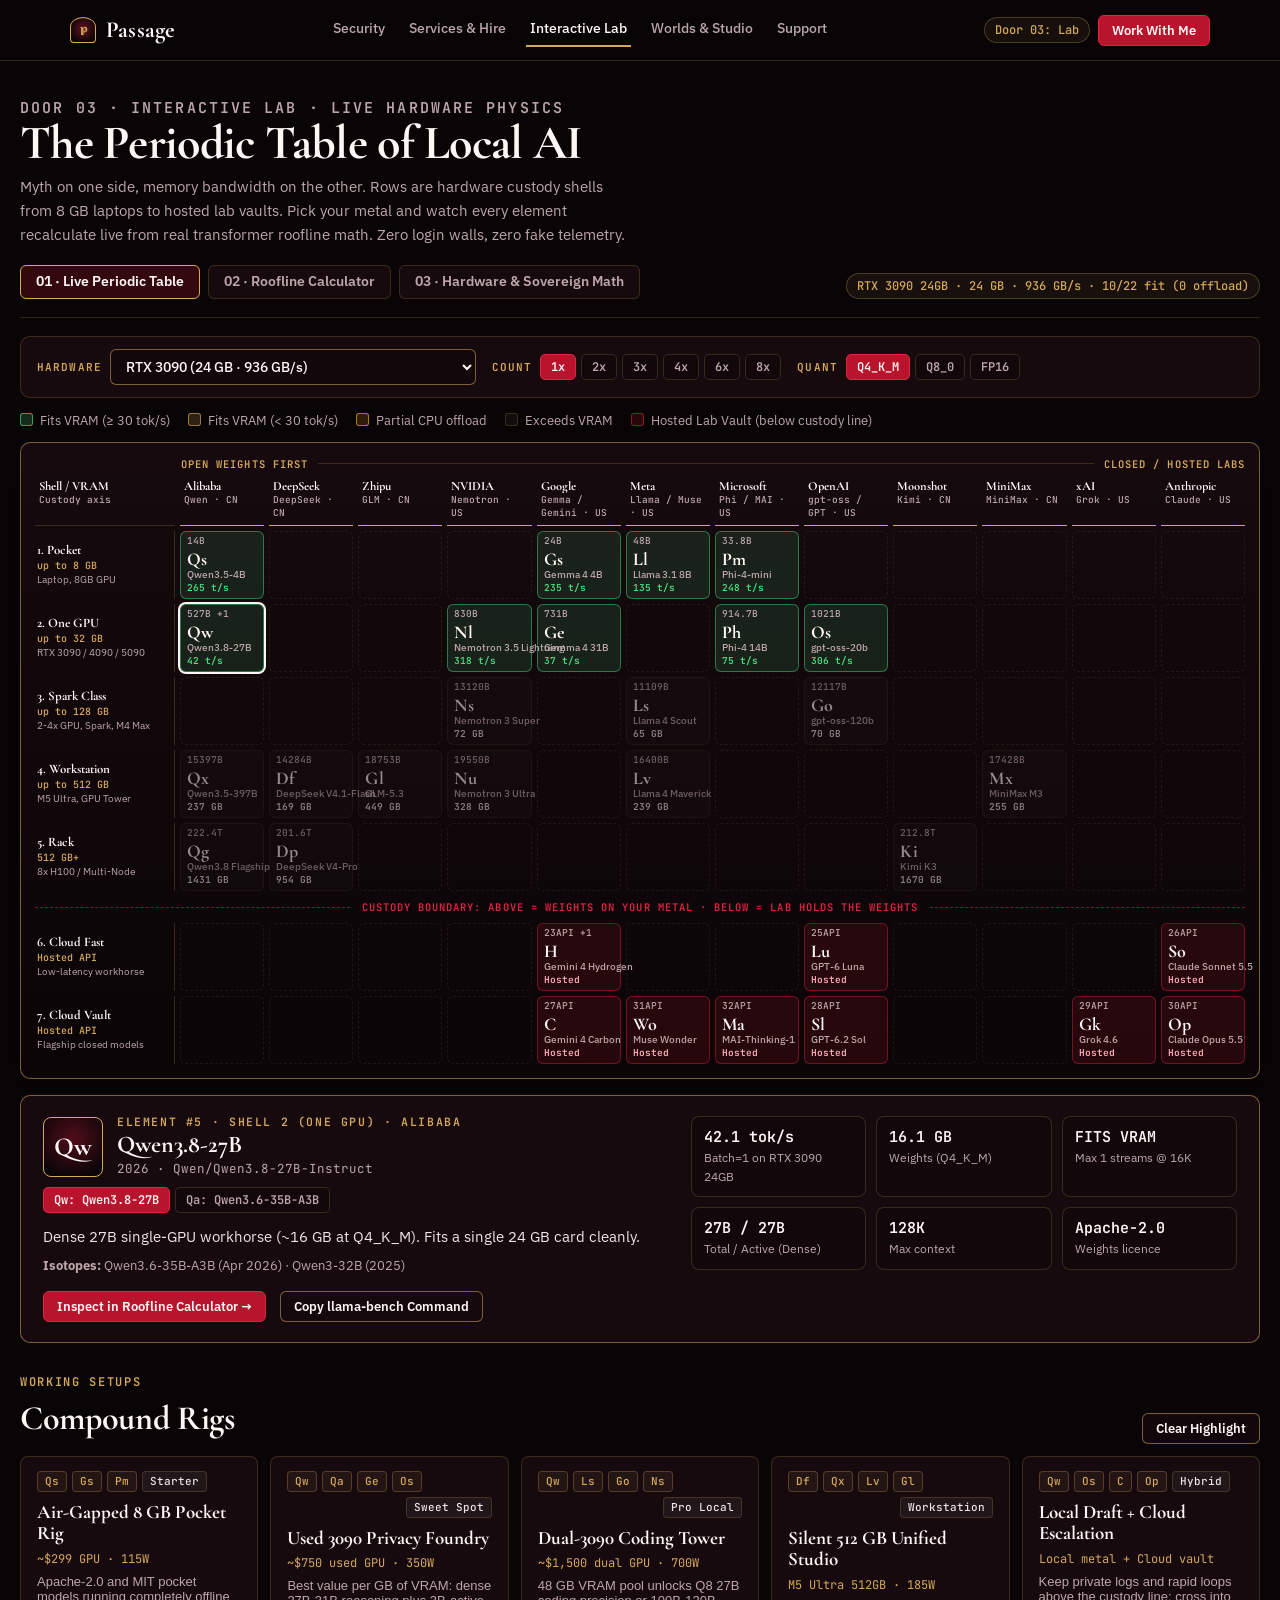
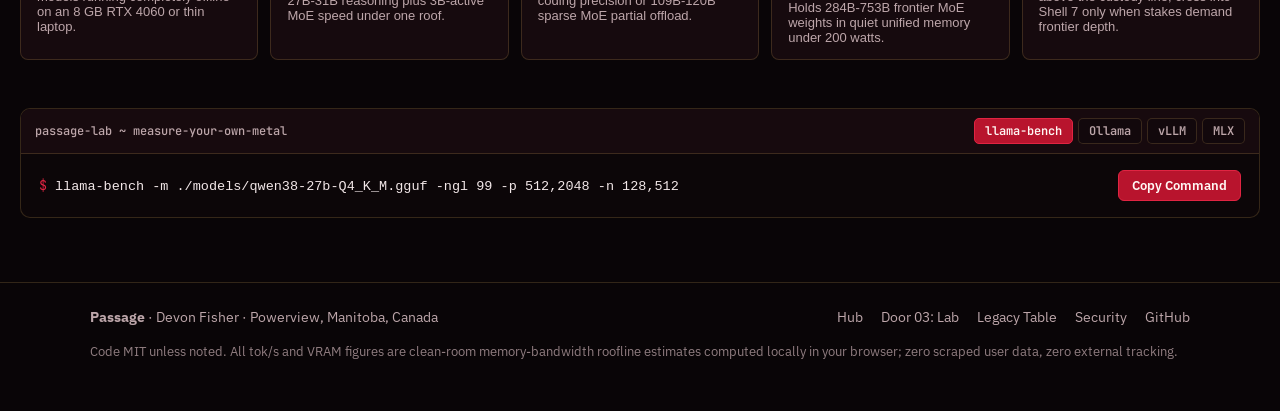
<file: lab/local-ai/index.html>
<!doctype html>
<html lang="en">
<head>
<meta charset="utf-8">
<meta name="viewport" content="width=device-width, initial-scale=1">
<title>Periodic Table of Local AI &amp; Roofline Engine | Passage Lab</title>
<meta name="description" content="Passage Door 03 interactive lab tool: Live-VRAM Periodic Table of AI Elements, memory-bandwidth roofline calculator, and sovereign local hardware math. Zero login wall, MIT licensed.">
<link rel="canonical" href="https://passageapp.ca/lab/local-ai/">
<link rel="icon" href="../../favicon.svg" type="image/svg+xml">
<meta name="theme-color" content="#090507">
<link rel="preconnect" href="https://fonts.googleapis.com">
<link rel="preconnect" href="https://fonts.gstatic.com" crossorigin>
<link href="https://fonts.googleapis.com/css2?family=Cormorant+Garamond:wght@500;600;700&family=Grenze+Gotisch:wght@700;900&family=IBM+Plex+Sans:wght@400;500;600;700&family=JetBrains+Mono:wght@400;500;600&display=swap" rel="stylesheet">
<link rel="stylesheet" href="../../style.css">
<style>
  body.pro-surface .brand-name { font: 700 23px/1 var(--f-serif); letter-spacing: .01em; }
  body.pro-surface h2.sec-h { font: 700 clamp(26px, 3.2vw, 34px)/1.08 var(--f-serif); letter-spacing: -.01em; }
  .lab-wrap { max-width: 1280px; margin: 0 auto; padding: 0 20px; }
  .lab-hero { padding: 30px 0 18px; border-bottom: 1px solid var(--rule); display: flex; flex-wrap: wrap; align-items: flex-end; justify-content: space-between; gap: 18px; }
  .lab-hero h1 { margin: 0; font: 700 clamp(32px, 4.4vw, 48px)/1.02 var(--f-serif); color: var(--white); letter-spacing: -.015em; }
  .lab-hero p { margin: 8px 0 0; color: var(--dim); max-width: 68ch; font-size: 15px; }
  .p-tabs { display: flex; flex-wrap: wrap; gap: 8px; margin-top: 18px; }
  .p-tab {
    background: var(--panel); color: var(--dim); border: 1px solid var(--rule); border-radius: 6px;
    padding: 9px 15px; font: 600 13.5px/1 var(--f-sans); cursor: pointer; transition: all .15s;
  }
  .p-tab:hover { border-color: var(--frame); color: var(--white); }
  .p-tab.active { background: rgba(184, 20, 45, .24); border-color: var(--gold); color: var(--white); }
  .p-panel-view { display: none; padding-top: 18px; }
  .p-panel-view.active { display: block; }

  .control-bar {
    display: flex; flex-wrap: wrap; align-items: center; gap: 10px 16px;
    padding: 12px 16px; border-radius: 10px; background: var(--panel); border: 1px solid var(--rule); margin-bottom: 12px;
  }
  .ctrl-grp { display: flex; align-items: center; gap: 8px; flex-wrap: wrap; }
  .ctrl-grp label { font: 600 11px var(--f-mono); letter-spacing: .1em; text-transform: uppercase; color: var(--gold); }
  .p-select, .p-input {
    height: 36px; padding: 0 11px; border-radius: 6px; border: 1px solid var(--frame);
    background: var(--ink2); color: var(--white); font: 500 13.5px var(--f-sans);
  }
  .p-pill-row { display: flex; flex-wrap: wrap; gap: 5px; }
  .p-pill {
    padding: 6px 10px; border-radius: 5px; border: 1px solid var(--rule); background: var(--ink2);
    color: var(--dim); font: 600 12px/1 var(--f-mono); cursor: pointer; transition: all .14s;
  }
  .p-pill:hover { border-color: var(--gold); color: var(--white); }
  .p-pill.active { background: var(--crimson); border-color: var(--crimson2); color: var(--white); }

  .legend-row { display: flex; flex-wrap: wrap; gap: 8px 18px; margin-bottom: 12px; font-size: 12.5px; color: var(--dim); }
  .lg-item { display: inline-flex; align-items: center; gap: 7px; }
  .sw { width: 13px; height: 13px; border-radius: 3px; border: 1px solid transparent; }
  .sw-fast { background: rgba(74, 222, 128, .18); border-color: rgba(74, 222, 128, .65); }
  .sw-fit { background: rgba(214, 168, 90, .18); border-color: rgba(214, 168, 90, .65); }
  .sw-off { background: rgba(245, 158, 11, .16); border-color: rgba(251, 191, 36, .6); }
  .sw-no { background: rgba(255, 255, 255, .04); border-color: var(--rule); }
  .sw-cloud { background: rgba(184, 20, 45, .18); border-color: rgba(224, 36, 66, .55); }

  /* Periodic Table Frame */
  .pt-frame {
    background: linear-gradient(180deg, rgba(22, 10, 14, .96), rgba(11, 5, 8, .98));
    border: 1px solid var(--frame); border-radius: 10px; padding: 14px; overflow-x: auto;
    box-shadow: 0 18px 42px rgba(0, 0, 0, .55);
  }
  .pt-axis {
    display: flex; align-items: center; gap: 10px; font: 600 10.5px var(--f-mono); letter-spacing: .1em;
    text-transform: uppercase; color: var(--gold); margin: 0 0 8px 146px; min-width: 980px;
  }
  .pt-axis i { flex: 1; height: 1px; background: var(--rule); }
  .pt-grid { display: grid; grid-template-columns: 140px repeat(12, minmax(76px, 1fr)); gap: 5px; min-width: 1120px; }
  .pt-fam { padding: 0 4px 6px; border-bottom: 1.5px solid var(--gold); min-width: 0; }
  .pt-fam b { display: block; font: 700 12.5px/1.15 var(--f-serif); color: var(--white); white-space: nowrap; overflow: hidden; text-overflow: ellipsis; }
  .pt-fam span { display: block; font: 500 9.5px var(--f-mono); color: var(--dim); }
  .pt-shell { padding: 4px 8px 4px 2px; border-right: 1px solid var(--rule); display: flex; flex-direction: column; justify-content: center; }
  .pt-shell strong { font: 700 13px/1.1 var(--f-serif); color: var(--white); }
  .pt-shell em { font: 500 10px var(--f-mono); font-style: normal; color: var(--gold); margin-top: 2px; }
  .pt-shell span { font-size: 10px; color: var(--dim); }
  .pt-custody {
    grid-column: 1 / -1; display: flex; align-items: center; gap: 12px; padding: 4px 0;
    font: 600 10.5px var(--f-mono); letter-spacing: .1em; text-transform: uppercase; color: var(--crimson2);
  }
  .pt-custody i { flex: 1; border-top: 1px dashed rgba(224, 36, 66, .55); }

  .el-cell {
    height: 68px; border-radius: 6px; border: 1px solid var(--rule); background: var(--ink2);
    padding: 4px 6px 5px; text-align: left; cursor: pointer; color: var(--text);
    display: flex; flex-direction: column; justify-content: space-between;
    transition: transform .14s, border-color .14s, box-shadow .14s;
  }
  .el-cell:hover { transform: translateY(-2px); border-color: var(--gold); z-index: 3; }
  .el-cell.selected { box-shadow: 0 0 0 2px var(--white); z-index: 4; }
  .el-cell.comp-hl { box-shadow: 0 0 0 2px var(--gold), 0 0 18px rgba(214, 168, 90, .42); z-index: 5; }
  .el-cell.st-fast { background: rgba(74, 222, 128, .12); border-color: rgba(74, 222, 128, .45); }
  .el-cell.st-fit { background: rgba(214, 168, 90, .14); border-color: rgba(214, 168, 90, .52); }
  .el-cell.st-offload { background: rgba(245, 158, 11, .14); border-color: rgba(251, 191, 36, .48); }
  .el-cell.st-exceed { background: rgba(255, 255, 255, .025); border-color: rgba(214, 168, 90, .12); opacity: .55; }
  .el-cell.st-cloud { background: rgba(184, 20, 45, .15); border-color: rgba(224, 36, 66, .42); }
  .el-top { display: flex; justify-content: space-between; font: 500 9.5px/1.1 var(--f-mono); color: var(--dim); }
  .el-sym { font: 700 18px/1 var(--f-serif); color: var(--white); letter-spacing: .01em; margin-top: 1px; }
  .el-name { font: 500 9.5px/1.15 var(--f-sans); color: var(--dim); white-space: nowrap; overflow: hidden; text-overflow: ellipsis; }
  .el-metric { font: 600 9.5px/1.1 var(--f-mono); color: var(--text); }
  .el-cell.st-fast .el-metric { color: #4ade80; }
  .el-cell.st-fit .el-metric { color: var(--gold); }
  .el-cell.st-offload .el-metric { color: #fcd34d; }
  .el-cell.st-cloud .el-metric { color: #ffadb8; }
  .el-empty { height: 68px; border-radius: 6px; border: 1px dashed rgba(214, 168, 90, .1); }

  /* Inspector + Compounds */
  .inspector {
    margin-top: 16px; background: var(--panel); border: 1px solid var(--frame); border-radius: 10px;
    padding: 20px 22px; display: grid; grid-template-columns: minmax(0, 1.15fr) minmax(0, 1fr); gap: 20px;
  }
  .insp-head { display: flex; align-items: center; gap: 14px; }
  .insp-sym {
    width: 60px; height: 60px; border-radius: 8px; border: 1.5px solid var(--gold);
    background: radial-gradient(circle at 50% 35%, rgba(184, 20, 45, .36), var(--ink) 85%);
    display: grid; place-items: center; font: 700 26px var(--f-serif); color: var(--white); flex: none;
  }
  .insp-stats { display: grid; grid-template-columns: repeat(3, minmax(0, 1fr)); gap: 10px; }
  .insp-stat { background: var(--ink2); border: 1px solid var(--rule); border-radius: 8px; padding: 10px 12px; }
  .insp-stat b { display: block; font: 600 15px var(--f-mono); color: var(--white); }
  .insp-stat span { display: block; font-size: 11.5px; color: var(--dim); margin-top: 2px; }

  .comp-grid { display: grid; grid-template-columns: repeat(auto-fit, minmax(230px, 1fr)); gap: 12px; margin-top: 12px; }
  .comp-card {
    background: var(--panel); border: 1px solid var(--rule); border-radius: 8px; padding: 14px 16px;
    text-align: left; color: var(--text); cursor: pointer; display: flex; flex-direction: column; gap: 7px; transition: all .15s;
  }
  .comp-card:hover { border-color: var(--frame); background: var(--panel2); }
  .comp-card.active { border-color: var(--gold); box-shadow: 0 0 0 1px var(--gold); }
  .comp-top { display: flex; flex-wrap: wrap; gap: 5px; align-items: center; }
  .comp-card h4 { margin: 2px 0 0; font: 700 19px/1.15 var(--f-serif); color: var(--white); }
  .comp-card p { margin: 0; font-size: 13px; color: var(--dim); }

  /* Roofline Calculator */
  .calc-layout { display: grid; grid-template-columns: minmax(0, 1.15fr) minmax(320px, 0.85fr); gap: 18px; align-items: start; }
  .calc-box { background: var(--panel); border: 1px solid var(--rule); border-radius: 10px; padding: 18px 20px; margin-bottom: 14px; }
  .calc-box h3 { margin: 0 0 12px; font: 700 20px/1.15 var(--f-serif); color: var(--white); }
  .f-grid3 { display: grid; grid-template-columns: repeat(3, minmax(0, 1fr)); gap: 12px; }
  .f-grid2 { display: grid; grid-template-columns: repeat(2, minmax(0, 1fr)); gap: 12px; }
  .flbl { display: block; font: 600 11px var(--f-mono); letter-spacing: .08em; text-transform: uppercase; color: var(--gold); margin-bottom: 5px; }
  .calc-out {
    position: sticky; top: 76px; background: linear-gradient(160deg, rgba(29, 13, 19, .98), rgba(9, 5, 7, .99));
    border: 1px solid var(--gold); border-radius: 12px; padding: 22px; box-shadow: 0 18px 42px rgba(0, 0, 0, .55);
  }
  .c-status { display: inline-block; max-width: 100%; padding: 7px 11px; border-radius: 6px; font: 600 12px/1.35 var(--f-mono); margin-bottom: 14px; }
  .c-status.ok { background: rgba(74, 222, 128, .14); color: #86efac; border: 1px solid rgba(74, 222, 128, .4); }
  .c-status.warn { background: rgba(245, 158, 11, .14); color: #fcd34d; border: 1px solid rgba(245, 158, 11, .4); }
  .c-status.bad { background: rgba(184, 20, 45, .24); color: #fda4af; border: 1px solid var(--crimson2); }
  .c-big { font: 700 40px/1 var(--f-mono); color: var(--white); }
  .c-big small { font-size: 14px; color: var(--dim); font-weight: 400; }
  .c-grid { display: grid; grid-template-columns: repeat(2, minmax(0, 1fr)); gap: 10px; margin-top: 14px; }
  .vbar { height: 15px; border-radius: 99px; background: rgba(255, 255, 255, .08); overflow: hidden; display: flex; margin: 8px 0 10px; }
  .vb-w { background: var(--gold); }
  .vb-k { background: var(--crimson2); }
  .vb-o { background: #4ade80; }
  .vleg { display: grid; grid-template-columns: repeat(2, 1fr); gap: 6px 10px; font: 500 11.5px var(--f-mono); color: var(--text); }
  .formula-note { margin-top: 14px; padding: 10px 12px; border-radius: 6px; background: rgba(0, 0, 0, .35); border: 1px solid var(--rule); font: 400 11.5px/1.5 var(--f-mono); color: var(--dim); }

  .hw-specs { display: grid; grid-template-columns: repeat(3, 1fr); gap: 8px; padding: 10px; border-radius: 6px; background: var(--ink2); border: 1px solid var(--rule); }
  .hw-specs b { display: block; font: 600 14px var(--f-mono); color: var(--white); }
  .hw-specs span { font-size: 11px; color: var(--dim); }

  .p-toast {
    position: fixed; right: 20px; bottom: 20px; z-index: 90; padding: 10px 16px; border-radius: 8px;
    background: var(--gold); color: var(--ink); font: 700 13px var(--f-sans); opacity: 0; transform: translateY(8px);
    pointer-events: none; transition: opacity .18s, transform .18s;
  }
  .p-toast.show { opacity: 1; transform: translateY(0); }

  @media (max-width: 920px) {
    .inspector, .calc-layout { grid-template-columns: 1fr; }
    .calc-out { position: static; }
  }
  @media (max-width: 640px) {
    .f-grid3, .f-grid2, .insp-stats { grid-template-columns: 1fr; }
  }
</style>
</head>
<body class="pro-surface">
<header class="topbar">
  <div class="wrap topbar-in">
    <a class="brand" href="../../index.html" aria-label="Passage Home">
      <span class="brand-mark" aria-hidden="true">P</span>
      <span class="brand-name">Passage</span>
    </a>
    <nav class="nav-links" aria-label="Primary">
      <a href="../../security/">Security</a>
      <a href="../../services/">Services &amp; Hire</a>
      <a href="../" class="active">Interactive Lab</a>
      <a href="../../studio/">Worlds &amp; Studio</a>
      <a href="../../services/#support">Support</a>
    </nav>
    <div class="nav-cta">
      <a class="pill-mono" href="../">Door 03: Lab</a>
      <a class="btn sm" href="../../services/#contact">Work With Me</a>
    </div>
  </div>
</header>

<main class="lab-wrap">
  <section class="lab-hero">
    <div>
      <p class="eyebrow">Door 03 &middot; Interactive Lab &middot; Live Hardware Physics</p>
      <h1>The Periodic Table of Local AI</h1>
      <p>Myth on one side, memory bandwidth on the other. Rows are hardware custody shells from 8 GB laptops to hosted lab vaults. Pick your metal and watch every element recalculate live from real transformer roofline math. Zero login walls, zero fake telemetry.</p>
      <div class="p-tabs" role="tablist" aria-label="Lab instruments">
        <button type="button" class="p-tab active" data-tab="periodic">01 &middot; Live Periodic Table</button>
        <button type="button" class="p-tab" data-tab="calculator">02 &middot; Roofline Calculator</button>
        <button type="button" class="p-tab" data-tab="hardware">03 &middot; Hardware &amp; Sovereign Math</button>
      </div>
    </div>
    <div class="pill-mono" id="rig-telemetry">RTX 3090 24GB</div>
  </section>

  <!-- PANEL 1: PERIODIC TABLE -->
  <section class="p-panel-view active" id="panel-periodic">
    <div class="control-bar">
      <div class="ctrl-grp">
        <label for="pt-hw">Hardware</label>
        <select class="p-select" id="pt-hw"></select>
      </div>
      <div class="ctrl-grp">
        <label>Count</label>
        <div class="p-pill-row" id="pt-gpus"></div>
      </div>
      <div class="ctrl-grp">
        <label>Quant</label>
        <div class="p-pill-row" id="pt-quant"></div>
      </div>
    </div>

    <div class="legend-row">
      <span class="lg-item"><span class="sw sw-fast"></span>Fits VRAM (&ge; 30 tok/s)</span>
      <span class="lg-item"><span class="sw sw-fit"></span>Fits VRAM (&lt; 30 tok/s)</span>
      <span class="lg-item"><span class="sw sw-off"></span>Partial CPU offload</span>
      <span class="lg-item"><span class="sw sw-no"></span>Exceeds VRAM</span>
      <span class="lg-item"><span class="sw sw-cloud"></span>Hosted Lab Vault (below custody line)</span>
    </div>

    <div class="pt-frame">
      <div class="pt-axis"><span>Open Weights First</span><i></i><span>Closed / Hosted Labs</span></div>
      <div class="pt-grid" id="pt-grid"></div>
    </div>

    <div class="inspector" id="pt-inspector" aria-live="polite"></div>

    <section class="band" style="padding-top:32px">
      <div style="display:flex;justify-content:space-between;align-items:flex-end;flex-wrap:wrap;gap:12px">
        <div>
          <p class="eyebrow">Working Setups</p>
          <h2 class="sec-h">Compound Rigs</h2>
        </div>
        <button type="button" class="btn ghost sm" id="clear-comp">Clear Highlight</button>
      </div>
      <div class="comp-grid" id="compounds-grid"></div>
    </section>

    <section class="band" style="padding-top:30px">
      <div class="term">
        <div class="term-bar">
          <span>passage-lab ~ measure-your-own-metal</span>
          <div class="p-pill-row" id="cli-engines">
            <button type="button" class="p-pill active" data-ce="llamacpp">llama-bench</button>
            <button type="button" class="p-pill" data-ce="ollama">Ollama</button>
            <button type="button" class="p-pill" data-ce="vllm">vLLM</button>
            <button type="button" class="p-pill" data-ce="mlx">MLX</button>
          </div>
        </div>
        <div class="term-body" style="display:flex;justify-content:space-between;align-items:center;gap:12px;flex-wrap:wrap">
          <div><span class="p">$</span> <code id="cli-cmd"></code></div>
          <button type="button" class="btn sm" id="cli-copy">Copy Command</button>
        </div>
      </div>
    </section>
  </section>

  <!-- PANEL 2: ROOFLINE CALCULATOR -->
  <section class="p-panel-view" id="panel-calculator">
    <div class="calc-layout">
      <div>
        <div class="calc-box">
          <h3>01 &middot; Hardware Memory</h3>
          <div class="f-grid2" style="margin-bottom:12px">
            <div><label class="flbl" for="c-hw">Preset</label><select class="p-select" id="c-hw" style="width:100%"></select></div>
            <div><span class="flbl">Count</span><div class="p-pill-row" id="c-gpus"></div></div>
          </div>
          <div class="f-grid3">
            <div><label class="flbl" for="c-vram">VRAM / GPU (GB)</label><input class="p-input" id="c-vram" type="number" min="4" max="1024" style="width:100%"></div>
            <div><label class="flbl" for="c-bw">Bandwidth (GB/s)</label><input class="p-input" id="c-bw" type="number" min="20" max="10000" style="width:100%"></div>
            <div><label class="flbl" for="c-overhead">Overhead (GB)</label><input class="p-input" id="c-overhead" type="number" min="0.5" max="32" step="0.5" style="width:100%"></div>
          </div>
        </div>

        <div class="calc-box">
          <h3>02 &middot; Weights &amp; Architecture</h3>
          <div style="margin-bottom:12px"><label class="flbl" for="c-model">Model Preset</label><select class="p-select" id="c-model" style="width:100%"></select></div>
          <div class="f-grid3">
            <div><label class="flbl" for="c-totalb">Total Params (B)</label><input class="p-input" id="c-totalb" type="number" min="1" max="3000" step="0.5" style="width:100%"></div>
            <div><label class="flbl" for="c-activeb">Active Params (B)</label><input class="p-input" id="c-activeb" type="number" min="0.5" max="1000" step="0.5" style="width:100%"></div>
            <div>
              <label class="flbl" for="c-bits">Precision</label>
              <select class="p-select" id="c-bits" style="width:100%">
                <option value="4.5">Q4_K_M (~4.5 bpw)</option>
                <option value="6.5">Q6_K (~6.5 bpw)</option>
                <option value="8">Q8_0 / FP8 (8 bpw)</option>
                <option value="16">BF16 / FP16 (16 bpw)</option>
              </select>
            </div>
          </div>
        </div>

        <div class="calc-box">
          <h3>03 &middot; Context, KV Cache &amp; Speculative Decode</h3>
          <div class="f-grid3" style="margin-bottom:12px">
            <div>
              <label class="flbl" for="c-ctx">Context Length</label>
              <select class="p-select" id="c-ctx" style="width:100%">
                <option value="4096">4K tokens</option>
                <option value="8192">8K tokens</option>
                <option value="16384">16K tokens</option>
                <option value="32768" selected>32K tokens</option>
                <option value="65536">64K tokens</option>
                <option value="131072">128K tokens</option>
              </select>
            </div>
            <div>
              <label class="flbl" for="c-kv">KV Cache Precision</label>
              <select class="p-select" id="c-kv" style="width:100%">
                <option value="2">FP16 (2 bytes)</option>
                <option value="1">FP8 / Q8 (1 byte)</option>
                <option value="0.5">Q4 (0.5 bytes)</option>
              </select>
            </div>
            <div><label class="flbl" for="c-mintok">Min Speed (tok/s)</label><input class="p-input" id="c-mintok" type="number" min="5" max="200" style="width:100%"></div>
          </div>
          <div class="f-grid2">
            <div>
              <span class="flbl">Decoding Method</span>
              <div class="p-pill-row" id="c-spec">
                <button type="button" class="p-pill active" data-s="0">Standard</button>
                <button type="button" class="p-pill" data-s="1">Speculative (+draft)</button>
              </div>
            </div>
            <div><label class="flbl" for="c-accept">Draft Acceptance Rate</label><input class="p-input" id="c-accept" type="number" min="0.2" max="0.95" step="0.05" style="width:100%"></div>
          </div>
        </div>
      </div>

      <aside class="calc-out" id="c-output"></aside>
    </div>
  </section>

  <!-- PANEL 3: HARDWARE & SOVEREIGN MATH -->
  <section class="p-panel-view" id="panel-hardware">
    <div style="display:flex;justify-content:space-between;align-items:center;flex-wrap:wrap;gap:12px;margin-bottom:16px">
      <div>
        <p class="eyebrow">Uniform Hardware Matrix</p>
        <h2 class="sec-h">Compare Rigs Without Grid Bloat</h2>
      </div>
      <input class="p-input" id="hw-search" type="search" placeholder="Filter GPUs, Apple Silicon, CPU..." style="width:280px;max-width:100%">
    </div>

    <div class="grid-3" id="hw-grid"></div>

    <section class="band">
      <p class="eyebrow">Manitoba &amp; Canadian Hydro Math (~$0.11 CAD / kWh)</p>
      <h2 class="sec-h">Sovereign Compute Reality Check</h2>
      <div class="grid-3">
        <article class="card">
          <span class="card-num">Power Cost &middot; 350W Load</span>
          <h3>~$0.04 CAD / Hour</h3>
          <p>Running Qwen3.8-27B locally on a used RTX 3090 draws about 4 cents of hydro electricity per hour with zero token meter and zero prompts leaving your desk.</p>
        </article>
        <article class="card">
          <span class="card-num">Hardware Amortization</span>
          <h3>~750M Output Tokens</h3>
          <p>A $750 used 24 GB card beats $1/1M-token APIs strictly on heavy sustained volume. Local wins immediately on custody, zero rate limits, and offline reliability.</p>
        </article>
        <article class="card">
          <span class="card-num">Unified Memory Wall Draw</span>
          <h3>140W to 185W Silent</h3>
          <p>Apple M3/M5 Ultra and Grace/Strix Halo unified boxes hold 120B-400B sparse MoE weights at a quarter the wall wattage of a 4-GPU rack server.</p>
        </article>
      </div>
    </section>
  </section>
</main>

<footer>
  <div class="wrap">
    <div class="foot-row">
      <span><strong>Passage</strong> &middot; Devon Fisher &middot; Powerview, Manitoba, Canada</span>
      <div class="foot-links">
        <a href="../../index.html">Hub</a>
        <a href="../">Door 03: Lab</a>
        <a href="../ai-table/">Legacy Table</a>
        <a href="../../security/">Security</a>
        <a href="https://github.com/devonmvfisher" target="_blank" rel="noopener">GitHub</a>
      </div>
    </div>
    <p class="foot-credit">Code MIT unless noted. All tok/s and VRAM figures are clean-room memory-bandwidth roofline estimates computed locally in your browser; zero scraped user data, zero external tracking.</p>
  </div>
</footer>

<div class="p-toast" id="p-toast" role="status" aria-live="polite"></div>
<script src="engine.js"></script>
</body>
</html>
</file>
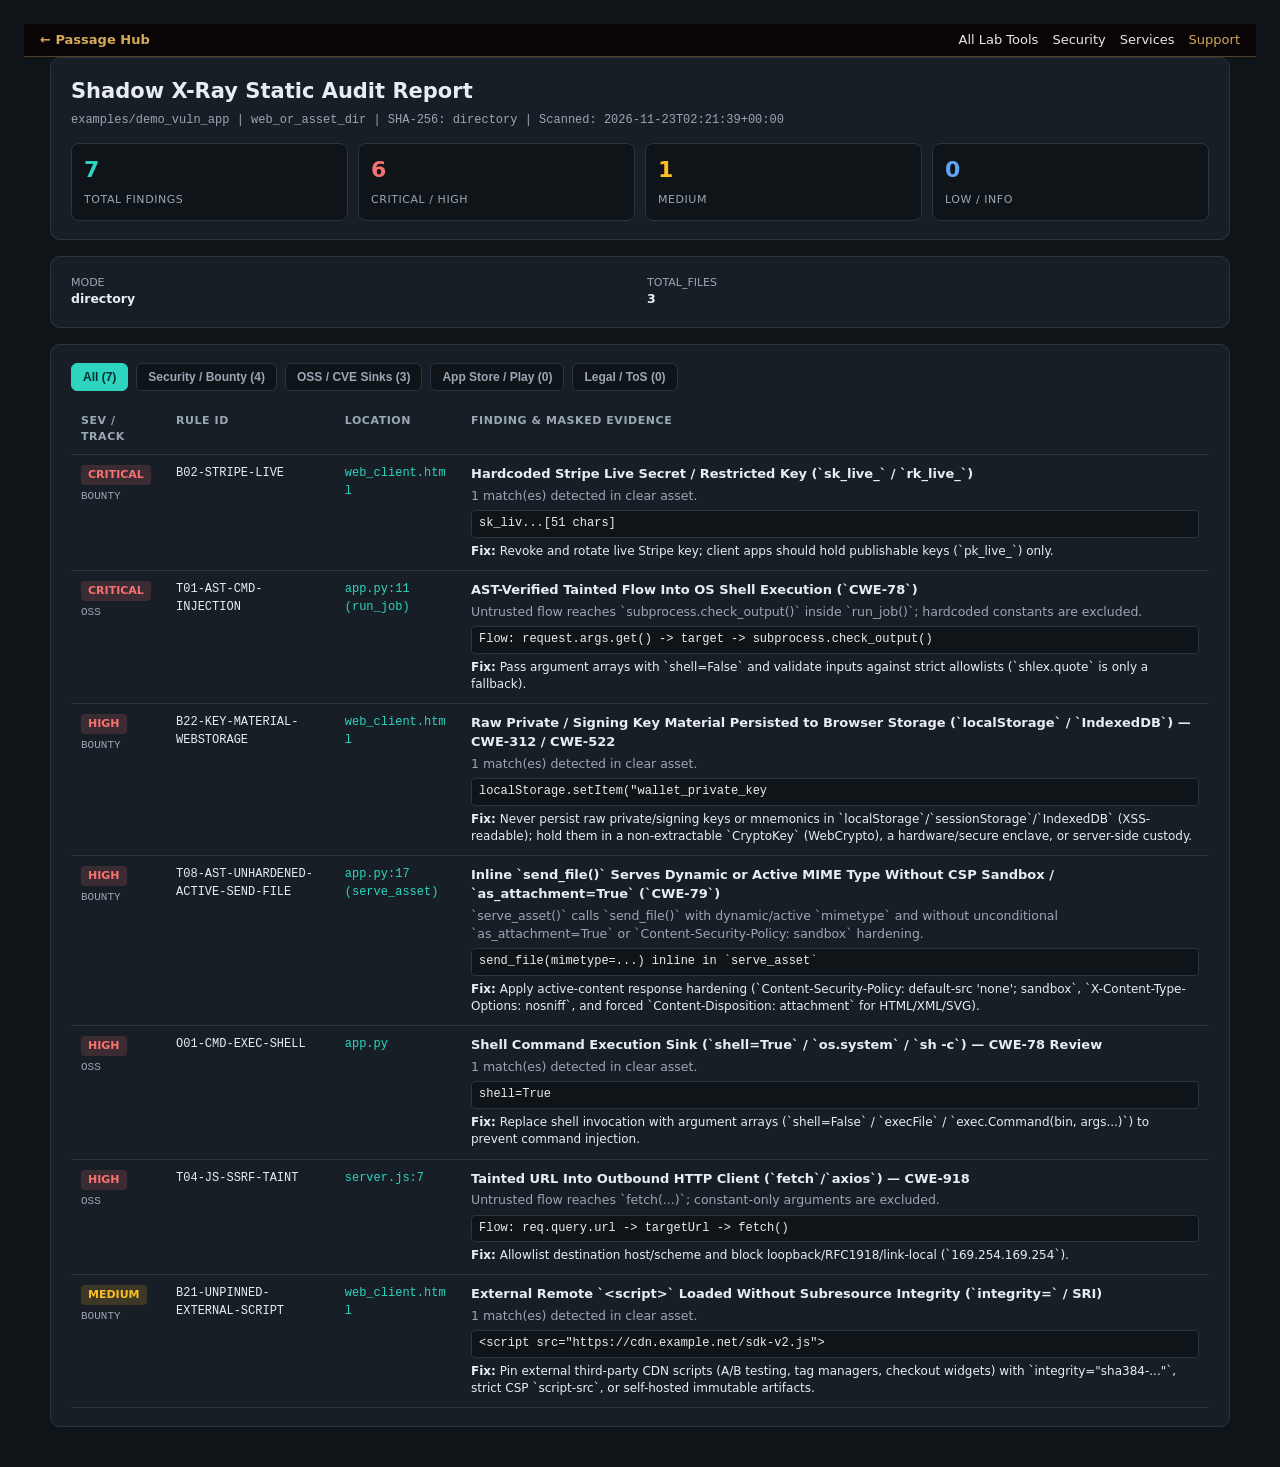
<file: lab/shadow-xray-demo/index.html>
<!doctype html>
<html lang="en">
<head>
<meta charset="utf-8">
<meta name="viewport" content="width=device-width,initial-scale=1">
<title>Shadow X-Ray Report — web_or_asset_dir</title>
<style>
  :root { --bg:#0f1419; --bg2:#171e26; --ink:#e8edf2; --ink2:#9aa7b4; --rule:#2a3542; --acc:#2dd4bf; --crit:#f87171; --med:#fbbf24; --low:#60a5fa; }
  * { box-sizing:border-box; }
  body { margin:0; padding:24px; background:var(--bg); color:var(--ink); font-family:system-ui,-apple-system,Segoe UI,Roboto,sans-serif; line-height:1.45; }
  .wrap { max-width:1180px; margin:0 auto; }
  .card { background:var(--bg2); border:1px solid var(--rule); border-radius:10px; padding:18px 20px; margin-bottom:16px; }
  h1 { margin:0 0 6px; font-size:21px; }
  .sub { font-size:13px; color:var(--ink2); word-break:break-all; }
  .mono { font-family:ui-monospace,SFMono-Regular,Consolas,monospace; font-size:12px; }
  .kpis { display:grid; grid-template-columns:repeat(auto-fit,minmax(120px,1fr)); gap:10px; margin-top:14px; }
  .kpi { background:var(--bg); border:1px solid var(--rule); border-radius:8px; padding:10px 12px; }
  .kpi b { font-size:22px; display:block; color:var(--acc); }
  .kpi span { font-size:11px; color:var(--ink2); text-transform:uppercase; letter-spacing:.05em; }
  .meta-grid { display:grid; grid-template-columns:repeat(auto-fit,minmax(220px,1fr)); gap:8px 14px; font-size:12.5px; }
  .meta-grid div span { display:block; color:var(--ink2); font-size:11px; text-transform:uppercase; }
  .filters { display:flex; flex-wrap:wrap; gap:8px; margin-bottom:12px; }
  .btn { background:var(--bg); color:var(--ink2); border:1px solid var(--rule); padding:6px 11px; border-radius:6px; cursor:pointer; font-size:12px; font-weight:700; }
  .btn.active { background:var(--acc); color:#042f2e; border-color:var(--acc); }
  table { width:100%; border-collapse:collapse; font-size:13px; }
  th, td { text-align:left; padding:10px 10px; border-bottom:1px solid var(--rule); vertical-align:top; }
  th { font-size:11px; text-transform:uppercase; color:var(--ink2); letter-spacing:.05em; }
  .pill { display:inline-block; padding:2px 7px; border-radius:4px; font-size:11px; font-weight:800; }
  .pill.crit { background:rgba(248,113,113,.16); color:var(--crit); }
  .pill.med { background:rgba(251,191,36,.16); color:var(--med); }
  .pill.low { background:rgba(96,165,250,.16); color:var(--low); }
  .trk { margin-top:4px; color:var(--ink2); font-size:11px; }
  .loc { max-width:250px; word-break:break-word; color:var(--acc); }
  .desc { color:var(--ink2); font-size:12.5px; margin-top:3px; }
  .ev { background:var(--bg); border:1px solid var(--rule); border-radius:4px; padding:4px 7px; margin-top:5px; word-break:break-word; }
  .fix { font-size:12px; margin-top:5px; }
  .empty { text-align:center; color:var(--ink2); padding:28px; }
</style>
</head>
<body>
<div id="passage-bar" style="position:sticky;top:0;z-index:9999;display:flex;align-items:center;justify-content:space-between;gap:12px;padding:8px 16px;background:#090507;border-bottom:1px solid rgba(214,168,90,.35);font:500 13px/1.2 system-ui,-apple-system,sans-serif;color:#efe3e4">
  <a href="../../index.html" style="color:#d6a85a;text-decoration:none;font-weight:700">&larr; Passage Hub</a>
  <div style="display:flex;gap:14px;flex-wrap:wrap">
    <a href="../index.html" style="color:#efe3e4;text-decoration:none">All Lab Tools</a>
    <a href="../../security/" style="color:#efe3e4;text-decoration:none">Security</a>
    <a href="../../services/" style="color:#efe3e4;text-decoration:none">Services</a>
    <a href="https://buymeacoffee.com/devon8zzh" target="_blank" rel="noopener" style="color:#d6a85a;text-decoration:none">Support</a>
  </div>
</div>
<div class="wrap">
  <div class="card">
    <h1>Shadow X-Ray Static Audit Report</h1>
    <div class="sub mono">examples/demo_vuln_app | web_or_asset_dir | SHA-256: directory | Scanned: 2026-11-23T02:21:39+00:00</div>
    <div class="kpis">
      <div class="kpi"><b>7</b><span>Total Findings</span></div>
      <div class="kpi"><b style="color:var(--crit)">6</b><span>Critical / High</span></div>
      <div class="kpi"><b style="color:var(--med)">1</b><span>Medium</span></div>
      <div class="kpi"><b style="color:var(--low)">0</b><span>Low / Info</span></div>
    </div>
  </div>

  <div class="card">
    <div class="meta-grid"><div><span>mode</span><b>directory</b></div><div><span>total_files</span><b>3</b></div></div>
  </div>

  <div class="card">
    <div class="filters">
      <button class="btn active" onclick="filterRows('all', this)">All (7)</button>
      <button class="btn" onclick="filterRows('bounty', this)">Security / Bounty (4)</button>
      <button class="btn" onclick="filterRows('oss', this)">OSS / CVE Sinks (3)</button>
      <button class="btn" onclick="filterRows('store', this)">App Store / Play (0)</button>
      <button class="btn" onclick="filterRows('legal', this)">Legal / ToS (0)</button>
    </div>
    <table>
      <thead><tr><th>Sev / Track</th><th>Rule ID</th><th>Location</th><th>Finding &amp; Masked Evidence</th></tr></thead>
      <tbody id="rows"><tr data-track="bounty" data-sev="CRITICAL"><td><span class="pill crit">CRITICAL</span><div class="mono trk">BOUNTY</div></td><td class="mono">B02-STRIPE-LIVE</td><td class="mono loc">web_client.html</td><td><b>Hardcoded Stripe Live Secret / Restricted Key (`sk_live_` / `rk_live_`)</b><div class="desc">1 match(es) detected in clear asset.</div><div class="mono ev">sk_liv...[51 chars]</div><div class="fix"><b>Fix:</b> Revoke and rotate live Stripe key; client apps should hold publishable keys (`pk_live_`) only.</div></td></tr><tr data-track="oss" data-sev="CRITICAL"><td><span class="pill crit">CRITICAL</span><div class="mono trk">OSS</div></td><td class="mono">T01-AST-CMD-INJECTION</td><td class="mono loc">app.py:11 (run_job)</td><td><b>AST-Verified Tainted Flow Into OS Shell Execution (`CWE-78`)</b><div class="desc">Untrusted flow reaches `subprocess.check_output()` inside `run_job()`; hardcoded constants are excluded.</div><div class="mono ev">Flow: request.args.get() -&gt; target -&gt; subprocess.check_output()</div><div class="fix"><b>Fix:</b> Pass argument arrays with `shell=False` and validate inputs against strict allowlists (`shlex.quote` is only a fallback).</div></td></tr><tr data-track="bounty" data-sev="HIGH"><td><span class="pill crit">HIGH</span><div class="mono trk">BOUNTY</div></td><td class="mono">B22-KEY-MATERIAL-WEBSTORAGE</td><td class="mono loc">web_client.html</td><td><b>Raw Private / Signing Key Material Persisted to Browser Storage (`localStorage` / `IndexedDB`) — CWE-312 / CWE-522</b><div class="desc">1 match(es) detected in clear asset.</div><div class="mono ev">localStorage.setItem(&quot;wallet_private_key</div><div class="fix"><b>Fix:</b> Never persist raw private/signing keys or mnemonics in `localStorage`/`sessionStorage`/`IndexedDB` (XSS-readable); hold them in a non-extractable `CryptoKey` (WebCrypto), a hardware/secure enclave, or server-side custody.</div></td></tr><tr data-track="bounty" data-sev="HIGH"><td><span class="pill crit">HIGH</span><div class="mono trk">BOUNTY</div></td><td class="mono">T08-AST-UNHARDENED-ACTIVE-SEND-FILE</td><td class="mono loc">app.py:17 (serve_asset)</td><td><b>Inline `send_file()` Serves Dynamic or Active MIME Type Without CSP Sandbox / `as_attachment=True` (`CWE-79`)</b><div class="desc">`serve_asset()` calls `send_file()` with dynamic/active `mimetype` and without unconditional `as_attachment=True` or `Content-Security-Policy: sandbox` hardening.</div><div class="mono ev">send_file(mimetype=...) inline in `serve_asset`</div><div class="fix"><b>Fix:</b> Apply active-content response hardening (`Content-Security-Policy: default-src &#x27;none&#x27;; sandbox`, `X-Content-Type-Options: nosniff`, and forced `Content-Disposition: attachment` for HTML/XML/SVG).</div></td></tr><tr data-track="oss" data-sev="HIGH"><td><span class="pill crit">HIGH</span><div class="mono trk">OSS</div></td><td class="mono">O01-CMD-EXEC-SHELL</td><td class="mono loc">app.py</td><td><b>Shell Command Execution Sink (`shell=True` / `os.system` / `sh -c`) — CWE-78 Review</b><div class="desc">1 match(es) detected in clear asset.</div><div class="mono ev">shell=True</div><div class="fix"><b>Fix:</b> Replace shell invocation with argument arrays (`shell=False` / `execFile` / `exec.Command(bin, args...)`) to prevent command injection.</div></td></tr><tr data-track="oss" data-sev="HIGH"><td><span class="pill crit">HIGH</span><div class="mono trk">OSS</div></td><td class="mono">T04-JS-SSRF-TAINT</td><td class="mono loc">server.js:7</td><td><b>Tainted URL Into Outbound HTTP Client (`fetch`/`axios`) — CWE-918</b><div class="desc">Untrusted flow reaches `fetch(...)`; constant-only arguments are excluded.</div><div class="mono ev">Flow: req.query.url -&gt; targetUrl -&gt; fetch()</div><div class="fix"><b>Fix:</b> Allowlist destination host/scheme and block loopback/RFC1918/link-local (`169.254.169.254`).</div></td></tr><tr data-track="bounty" data-sev="MEDIUM"><td><span class="pill med">MEDIUM</span><div class="mono trk">BOUNTY</div></td><td class="mono">B21-UNPINNED-EXTERNAL-SCRIPT</td><td class="mono loc">web_client.html</td><td><b>External Remote `&lt;script&gt;` Loaded Without Subresource Integrity (`integrity=` / SRI)</b><div class="desc">1 match(es) detected in clear asset.</div><div class="mono ev">&lt;script src=&quot;https://cdn.example.net/sdk-v2.js&quot;&gt;</div><div class="fix"><b>Fix:</b> Pin external third-party CDN scripts (A/B testing, tag managers, checkout widgets) with `integrity=&quot;sha384-...&quot;`, strict CSP `script-src`, or self-hosted immutable artifacts.</div></td></tr></tbody>
    </table>
  </div>
</div>
<script>
function filterRows(track, btn) {
  document.querySelectorAll('.btn').forEach(b => b.classList.remove('active'));
  btn.classList.add('active');
  document.querySelectorAll('#rows tr[data-track]').forEach(tr => {
    tr.style.display = (track === 'all' || tr.dataset.track === track) ? '' : 'none';
  });
}
</script>
</body>
</html>
</file>
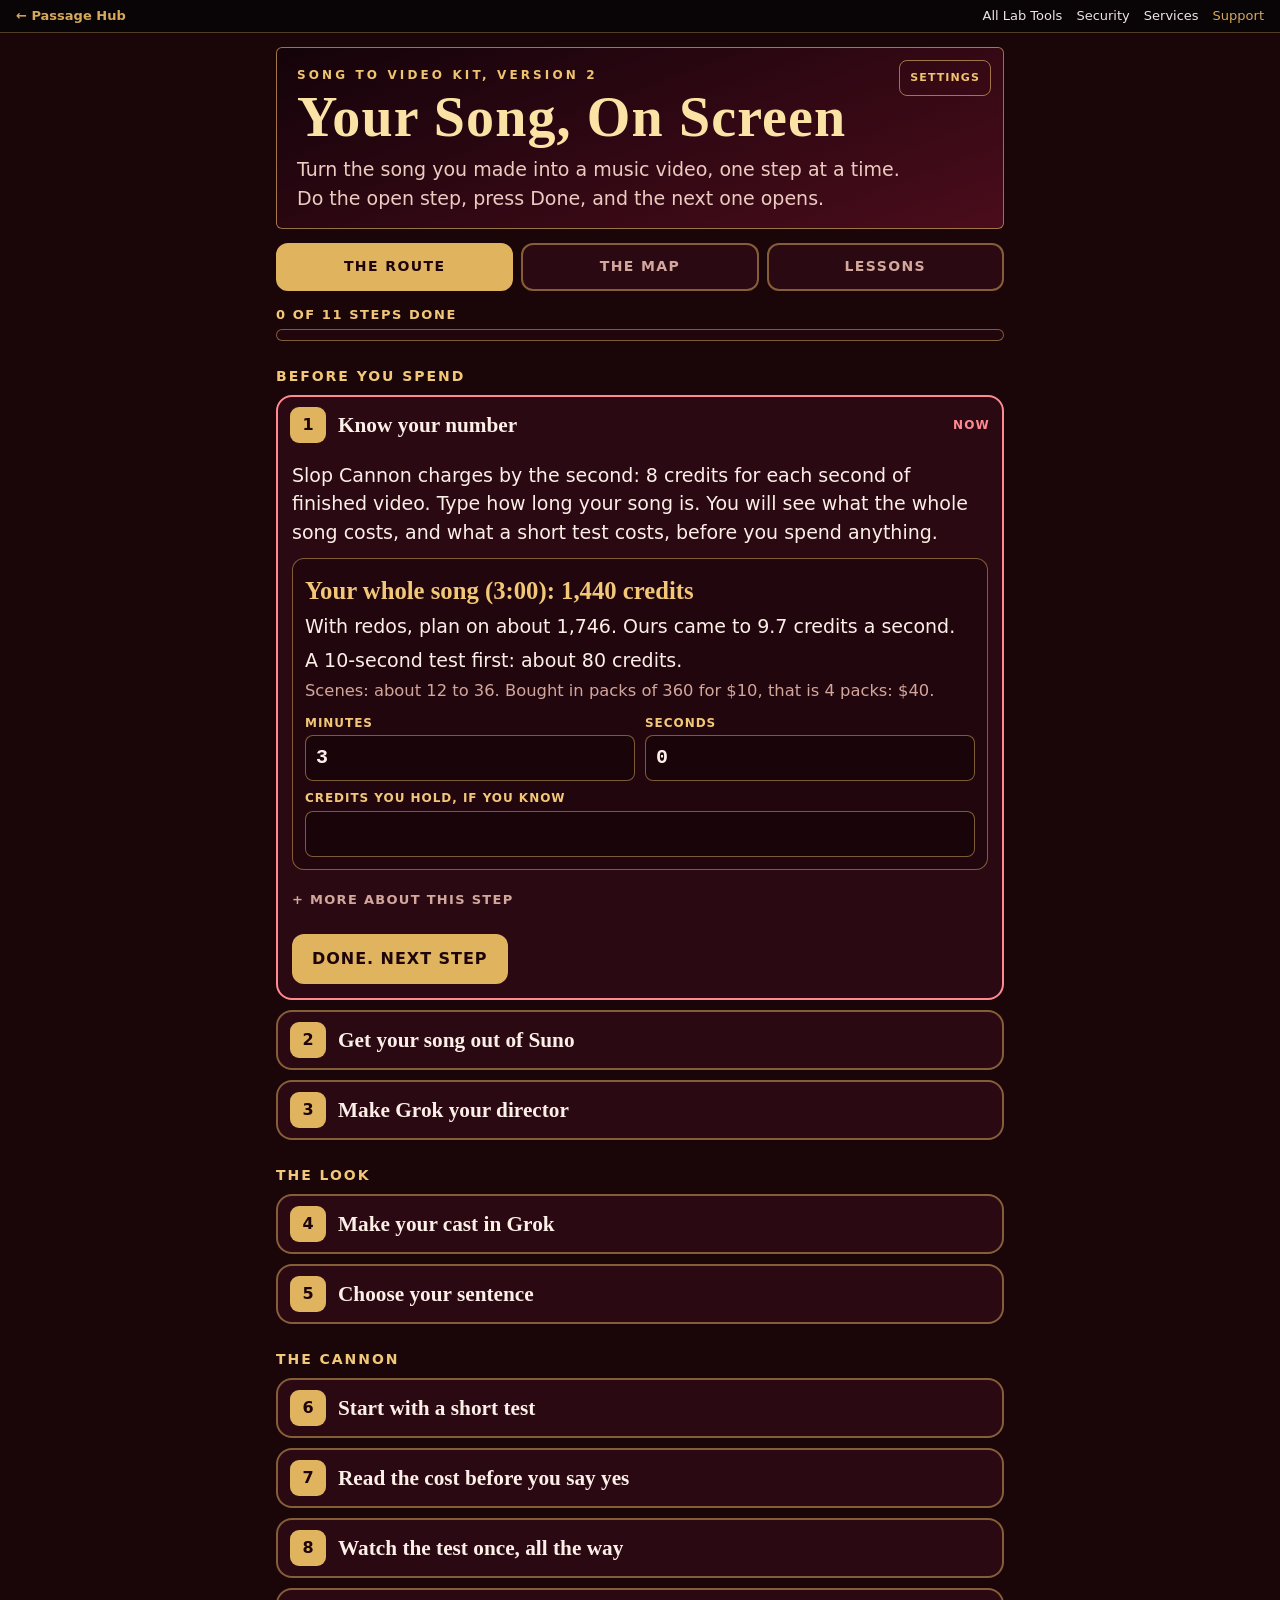
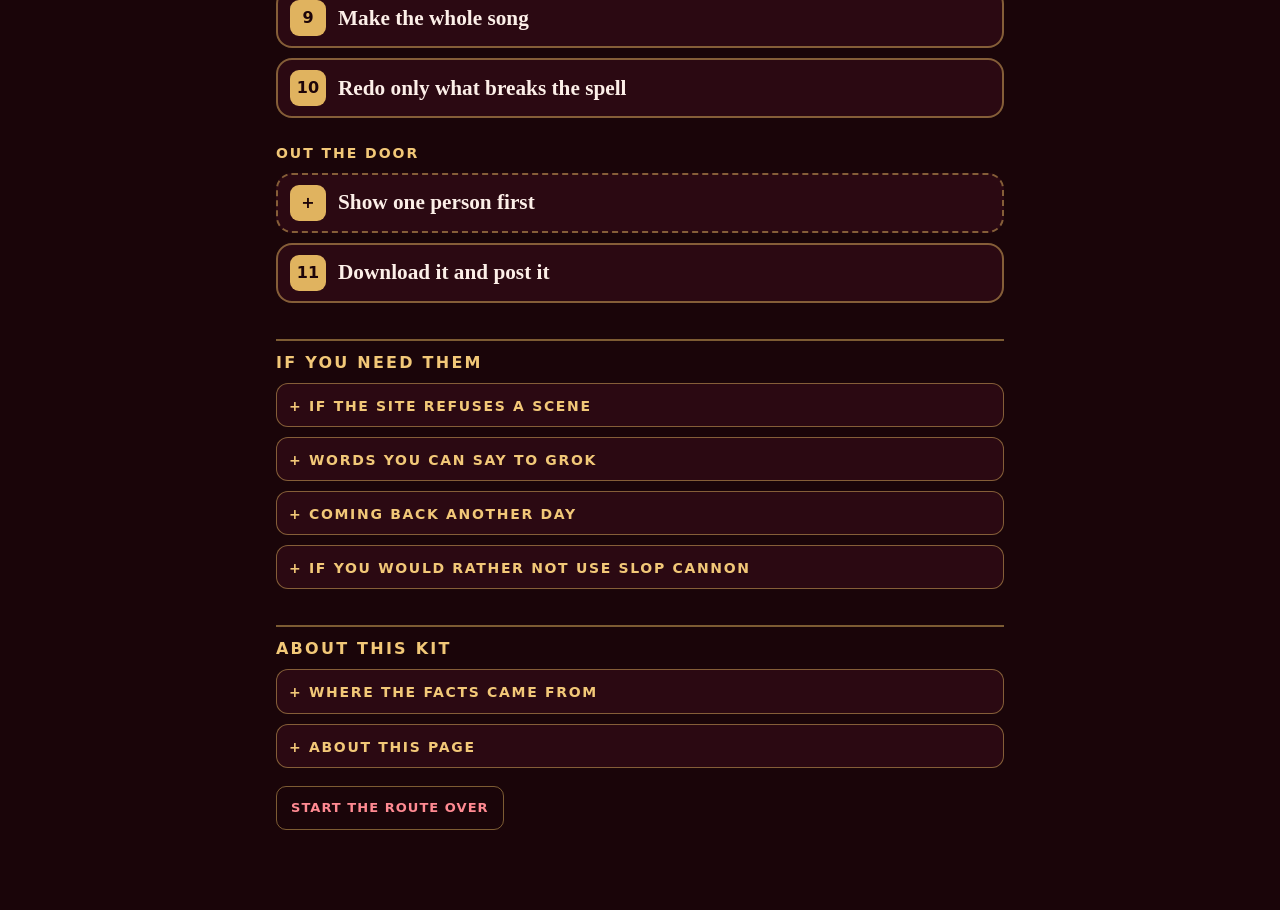
<file: lab/song-to-video/index.html>
<!doctype html>
<html lang="en" data-theme="night">
<head>
<meta charset="utf-8">
<meta name="viewport" content="width=device-width, initial-scale=1">
<title>Your Song, On Screen</title>
<style>
/* One file. It loads nothing from outside: no fonts, scripts, pictures or requests. One step open at a time. */
:root{
  --fs:19px;--bri:1;
  --display:"Bodoni Moda","Bodoni MT",Didot,"Playfair Display",Georgia,serif;
  --label:"Josefin Sans","Trebuchet MS","Segoe UI",system-ui,sans-serif;
  --body:"Jost","Segoe UI",Roboto,system-ui,-apple-system,sans-serif;
  --mono:ui-monospace,Consolas,"Courier New",monospace;
}
:root,:root[data-theme="night"]{
  --bg:#1a0509;--fg:#fcefe8;--muted:#d2a79c;--card:#2b0912;--card2:#22060d;--line:rgba(224,179,95,.5);
  --accent:#ff8a92;--btn:#e0b35f;--btn-fg:#1d0509;--gold-ink:#f2c878;
  --warn:#ffbf6a;--ok:#a6e394;--ok-soft:#14301a;--text-bg:#19040a;--focus:#a3ccff;
  --mq-bg:#14030a;--mq-bg2:#4a0c1b;--mq-ink2:#eccbc0;--mq-gold:#eec46e;--mq-gold-hi:#fbe3a6;--mq-line:rgba(238,196,110,.58);
  color-scheme:dark;
}
:root[data-theme="paper"]{
  --bg:#f5e9e2;--fg:#24080e;--muted:#6e3d44;--card:#fffaf6;--card2:#f7ebe4;--line:rgba(150,40,52,.36);
  --accent:#a8162b;--btn:#a8162b;--btn-fg:#fffaf6;--gold-ink:#74540e;
  --warn:#834f07;--ok:#2a6a26;--ok-soft:#e2efdb;--text-bg:#fffdfb;--focus:#245f96;
  --mq-bg:#14030a;--mq-bg2:#4a0c1b;--mq-ink2:#eccbc0;--mq-gold:#eec46e;--mq-gold-hi:#fbe3a6;--mq-line:rgba(238,196,110,.58);
  color-scheme:light;
}
:root[data-theme="ink"]{
  --bg:#000000;--fg:#ffffff;--muted:#d6d6d6;--card:#0d0d0d;--card2:#161616;--line:rgba(255,255,255,.55);
  --accent:#ffd84a;--btn:#ffd84a;--btn-fg:#000000;--gold-ink:#ffe27a;
  --warn:#ffb347;--ok:#7dff8a;--ok-soft:#06260b;--text-bg:#000000;--focus:#7fc4ff;
  --mq-bg:#000000;--mq-bg2:#1c1c1c;--mq-ink2:#e6e6e6;--mq-gold:#ffd84a;--mq-gold-hi:#fff2b8;--mq-line:rgba(255,216,74,.7);
  color-scheme:dark;
}
*{box-sizing:border-box}
html{-webkit-text-size-adjust:100%;background:var(--bg);scroll-padding-top:12px}
body{margin:0;background:var(--bg);color:var(--fg);font:var(--fs)/1.5 var(--body);overflow-wrap:anywhere;filter:brightness(var(--bri))}
.wrap{max-width:760px;margin:0 auto;padding:0 16px 80px}
:focus-visible{outline:3px solid var(--focus);outline-offset:2px}
p{margin:8px 0}
a{color:var(--accent)}
button,input{font:inherit;color:inherit}
.marquee{position:relative;margin:14px 0 0;padding:20px 20px 16px;border:1px solid var(--mq-line);border-radius:6px;
  background:linear-gradient(160deg,var(--mq-bg),var(--mq-bg2))}
.eyebrow{margin:0 104px 6px 0;font:700 12px/1.3 var(--label);letter-spacing:.26em;text-transform:uppercase;color:var(--mq-gold)}
.marquee h1{margin:0;font:600 clamp(34px,9vw,56px)/1 var(--display);letter-spacing:.02em;color:var(--mq-gold-hi)}
.marquee p.sub{color:var(--mq-ink2);margin:10px 0 0;max-width:32em}
.setbtn{position:absolute;right:12px;top:12px;font:700 11px/1 var(--label);letter-spacing:.1em;text-transform:uppercase;
  color:var(--mq-gold);background:transparent;border:1px solid var(--mq-line);border-radius:8px;padding:9px 10px;cursor:pointer;min-height:36px}
html:not(.js) .setbtn,html:not(.js) .settings,html:not(.js) .tabs,html:not(.js) .chips,html:not(.js) .calc-in{display:none}
.settings{background:var(--card);border:1px solid var(--line);border-radius:12px;padding:12px 14px;margin:10px 0 0}
.js .settings:not(.on){display:none}
.setrow{display:flex;flex-wrap:wrap;align-items:center;gap:8px;margin:8px 0}
.setrow > span.name{flex:0 0 7.2em;font:700 13px/1.2 var(--label);letter-spacing:.1em;text-transform:uppercase;color:var(--gold-ink)}
.seg{min-height:40px;padding:8px 12px;font:700 13px/1 var(--label);letter-spacing:.06em;text-transform:uppercase;background:transparent;
  color:var(--fg);border:1px solid var(--line);border-radius:10px;cursor:pointer}
.seg[aria-pressed="true"]{background:var(--btn);color:var(--btn-fg);border-color:var(--btn)}
.settings input[type=color]{width:52px;height:40px;padding:2px;border:1px solid var(--line);border-radius:10px;background:var(--card2)}
.settings input[type=range]{flex:1 1 140px;min-width:120px}
.tabs{display:flex;gap:8px;margin:14px 0 0}
.tab{flex:1 1 0;min-height:48px;padding:10px 6px;font:700 14px/1.1 var(--label);letter-spacing:.1em;text-transform:uppercase;
  background:var(--card);color:var(--muted);border:2px solid var(--line);border-radius:12px;cursor:pointer}
.tab[aria-selected="true"]{background:var(--btn);color:var(--btn-fg);border-color:var(--btn)}
.js .panel.off{display:none}
html:not(.js) .panel{margin-top:30px}
.nos{background:var(--card);border:2px solid var(--warn);border-radius:12px;padding:10px 14px;margin:14px 0 0}
.prog{margin:16px 0 4px}
.prog-top{font:700 13px/1.2 var(--label);letter-spacing:.12em;text-transform:uppercase;color:var(--gold-ink)}
.bar{height:12px;border-radius:999px;border:1px solid var(--line);background:var(--card2);overflow:hidden;margin-top:6px}
.bar i{display:block;height:100%;width:0;background:var(--ok)}
.level{margin:26px 0 8px;font:700 14px/1.3 var(--label);letter-spacing:.14em;text-transform:uppercase;color:var(--gold-ink)}
.step{background:var(--card);border:2px solid var(--line);border-radius:16px;margin:10px 0;overflow:hidden;scroll-margin-top:10px}
.step.opt{border-style:dashed}
.step.open{border-color:var(--accent)}
.step.done{border-color:var(--ok)}
.shead{display:flex;align-items:center;gap:12px;width:100%;padding:10px 12px;background:transparent;border:0;text-align:left;cursor:pointer;min-height:56px}
.step.done .shead{background:var(--ok-soft)}
.num{flex:none;min-width:36px;height:36px;border-radius:9px;display:grid;place-items:center;background:var(--btn);color:var(--btn-fg);font:700 16px/1 var(--label)}
.step.done .num{background:var(--ok);color:var(--bg)}
.stitle{flex:1 1 auto;min-width:0;font:600 1.12em/1.25 var(--display)}
.state{flex:none;font:700 12px/1 var(--label);letter-spacing:.1em;text-transform:uppercase;color:var(--muted)}
.step.done .state::after{content:"Done";color:var(--ok)}
.step.done.skipped .state::after{content:"Skipped";color:var(--muted)}
.step.open:not(.done) .state::after{content:"Now";color:var(--accent)}
.sbody{padding:0 14px 14px}
.js:not(.allopen) .step:not(.open) .sbody{display:none}
.acts{display:flex;flex-wrap:wrap;gap:10px;margin-top:14px}
.go{min-height:50px;padding:12px 20px;font:700 16px/1 var(--label);letter-spacing:.06em;text-transform:uppercase;
  background:var(--btn);color:var(--btn-fg);border:0;border-radius:12px;cursor:pointer}
.skip,.undo{min-height:50px;padding:12px 16px;font:700 14px/1 var(--label);letter-spacing:.06em;text-transform:uppercase;
  background:transparent;color:var(--accent);border:1px solid var(--line);border-radius:12px;cursor:pointer}
.step:not(.done) .undo{display:none}
.step.done .go,.step.done .skip{display:none}
html:not(.js) .acts{display:none}
.cb{background:var(--card2);border:1px solid var(--line);border-radius:12px;padding:10px 12px;margin:12px 0 0}
.cbh{display:flex;justify-content:space-between;align-items:center;gap:10px;flex-wrap:wrap}
.cbh .lbl{font-weight:700;font-size:.86em;flex:1 1 140px;min-width:0}
button.cp{min-height:44px;padding:8px 16px;font:700 15px/1 var(--label);letter-spacing:.06em;text-transform:uppercase;
  background:var(--btn);color:var(--btn-fg);border:0;border-radius:10px;cursor:pointer}
button.cp.ok{background:var(--ok);color:var(--bg)}
button.cp.no{background:var(--warn);color:var(--bg)}
.text{display:block;width:100%;margin:8px 0 0;padding:8px 10px;font:16px/1.45 var(--mono);
  color:var(--fg);background:var(--text-bg);border:1px solid var(--line);border-radius:8px}
textarea.text{resize:vertical}
.msg{margin:6px 0 0;font-size:.8em;color:var(--muted)}
.msg:empty{display:none}
.linkish{display:inline;padding:0;border:0;background:transparent;color:var(--accent);text-decoration:underline;cursor:pointer;font:inherit}
.calc{background:var(--card2);border:1px solid var(--line);border-radius:12px;padding:12px;margin:12px 0 0}
.calc-in{display:flex;flex-wrap:wrap;gap:10px}
.calc-in label{flex:1 1 92px;min-width:0;font:700 12px/1.3 var(--label);letter-spacing:.08em;text-transform:uppercase;color:var(--gold-ink)}
.calc-in label.wide{flex:1 1 100%}
.calc-in input{display:block;width:100%;margin-top:4px;padding:9px 10px;font:700 20px/1.2 var(--mono);color:var(--fg);background:var(--text-bg);
  border:1px solid var(--line);border-radius:8px;min-height:46px}
.calc-out{margin:0 0 12px}
.calc-out p{margin:5px 0}
.calc-out .big{font:600 1.3em/1.25 var(--display);color:var(--gold-ink)}
.calc-small{font-size:.86em;color:var(--muted)}
details.more{margin:14px 0 0}
details.more > summary{display:block;list-style:none;cursor:pointer;font:700 13px/1.3 var(--label);letter-spacing:.1em;text-transform:uppercase;color:var(--muted);padding:8px 0;min-height:36px}
details.more > summary::-webkit-details-marker{display:none}
details.more > summary::before{content:"+  "}
details.more[open] > summary::before{content:"\2212  "}
details.more .in{font-size:.9em;color:var(--muted);border-left:3px solid var(--line);padding:0 0 0 12px}
.finish{display:none;background:var(--ok-soft);border:2px solid var(--ok);border-radius:16px;padding:14px 16px;margin:16px 0}
.finish.show{display:block}
.finish b{font:600 1.16em/1.25 var(--display)}
h2{font:700 16px/1.25 var(--label);letter-spacing:.14em;text-transform:uppercase;color:var(--gold-ink);margin:36px 0 8px;padding-top:12px;border-top:2px solid var(--line)}
h3{font:600 1.3em/1.2 var(--display);margin:28px 0 4px;color:var(--fg)}
details.fold{margin:10px 0}
details.fold > summary{display:block;list-style:none;font:700 14px/1.3 var(--label);letter-spacing:.12em;text-transform:uppercase;
  color:var(--gold-ink);padding:13px 12px 11px;min-height:44px;border:1px solid var(--line);border-radius:12px;background:var(--card);cursor:pointer}
details.fold > summary::-webkit-details-marker{display:none}
details.fold > summary::before{content:"+  "}
details.fold[open] > summary::before{content:"\2212  "}
details.fold .in{padding:4px 4px 0;font-size:.9em}
.lead{font-size:1.02em}
.chips{display:flex;flex-wrap:wrap;gap:8px;margin:12px 0 4px}
.chip{min-height:40px;padding:8px 12px;font:700 12px/1.1 var(--label);letter-spacing:.08em;text-transform:uppercase;background:transparent;color:var(--fg);
  border:1px solid var(--line);border-radius:999px;cursor:pointer}
.chip[aria-pressed="true"]{background:var(--btn);color:var(--btn-fg);border-color:var(--btn)}
.showing{font-size:.82em;color:var(--muted);margin:4px 0 0}
.door .blurb{color:var(--muted)}
.door .how{font-size:.9em;border-left:3px solid var(--line);padding-left:12px;color:var(--muted)}
details.tool{background:var(--card);border:1px solid var(--line);border-radius:12px;margin:8px 0}
details.tool > summary{display:block;list-style:none;cursor:pointer;padding:10px 12px;min-height:48px}
details.tool > summary::-webkit-details-marker{display:none}
.tname{display:block;font:600 1.1em/1.25 var(--display)}
.tname::before{content:"+  ";font-family:var(--label);color:var(--muted)}
details.tool[open] .tname::before{content:"\2212  "}
.tfor{display:block;font-size:.86em;color:var(--muted)}
.badge{display:inline-block;margin-top:4px;padding:2px 8px;border:1px solid var(--ok);color:var(--ok);border-radius:999px;font:700 11px/1.5 var(--label);letter-spacing:.08em;text-transform:uppercase}
details.tool .in{padding:0 12px 12px;font-size:.9em}
dl{margin:8px 0}
dt{font:700 12px/1.3 var(--label);letter-spacing:.1em;text-transform:uppercase;color:var(--gold-ink);margin-top:8px}
dd{margin:2px 0 0}
.src{font-size:.82em;color:var(--muted)}
details.facts{margin:8px 0 0}
details.facts > summary{cursor:pointer;min-height:36px;padding:8px 0;font:700 12px/1.3 var(--label);letter-spacing:.08em;text-transform:uppercase;color:var(--muted)}
details.facts ul{margin:4px 0 0;padding-left:18px}
details.facts li{margin:5px 0}
.door .unread{font-size:.86em;color:var(--muted)}
ol.lessons,ol.scene{padding-left:0;list-style:none;margin:8px 0;counter-reset:n}
ol.lessons li,ol.scene li{counter-increment:n;background:var(--card);border:1px solid var(--line);border-radius:12px;padding:10px 12px 10px 52px;margin:8px 0;position:relative}
ol.lessons li::before,ol.scene li::before{content:counter(n);position:absolute;left:10px;top:10px;min-width:32px;height:32px;border-radius:8px;display:grid;place-items:center;
  background:var(--card2);border:1px solid var(--line);color:var(--gold-ink);font:700 14px/1 var(--label)}
ol.lessons b,ol.scene b{display:block;font:600 1.06em/1.3 var(--display)}
.how{display:block;font-size:.88em;color:var(--muted);margin-top:4px}
.grade{display:inline-block;margin-top:6px;padding:2px 8px;border:1px solid var(--line);border-radius:999px;font:700 11px/1.5 var(--label);letter-spacing:.08em;text-transform:uppercase;color:var(--gold-ink)}
.reset{font:700 13px/1 var(--label);letter-spacing:.08em;text-transform:uppercase;background:transparent;color:var(--accent);
  border:1px solid var(--line);border-radius:10px;padding:12px 14px;min-height:44px;cursor:pointer;margin-top:8px}
@media (prefers-reduced-motion:no-preference){ .bar i{transition:width .25s ease} }
</style>
</head>
<body>
<div id="passage-bar" style="position:sticky;top:0;z-index:9999;display:flex;align-items:center;justify-content:space-between;gap:12px;padding:8px 16px;background:#090507;border-bottom:1px solid rgba(214,168,90,.35);font:500 13px/1.2 system-ui,-apple-system,sans-serif;color:#efe3e4">
  <a href="../../index.html" style="color:#d6a85a;text-decoration:none;font-weight:700">&larr; Passage Hub</a>
  <div style="display:flex;gap:14px;flex-wrap:wrap">
    <a href="../index.html" style="color:#efe3e4;text-decoration:none">All Lab Tools</a>
    <a href="../../security/" style="color:#efe3e4;text-decoration:none">Security</a>
    <a href="../../services/" style="color:#efe3e4;text-decoration:none">Services</a>
    <a href="https://buymeacoffee.com/devon8zzh" target="_blank" rel="noopener" style="color:#d6a85a;text-decoration:none">Support</a>
  </div>
</div>
<div class="wrap">
  <header class="marquee">
    <button type="button" class="setbtn" id="setbtn" aria-expanded="false" aria-controls="settings">Settings</button>
    <p class="eyebrow">Song to video kit, version 2</p>
    <h1>Your Song, On Screen</h1>
    <p class="sub">Turn the song you made into a music video, one step at a time. Do the open step, press Done, and the next one opens.</p>
  </header>

  <section class="settings" id="settings" aria-label="Settings">
    <div class="setrow"><span class="name">Theme</span>
      <button type="button" class="seg" data-theme-set="night" aria-pressed="true">Night</button>
      <button type="button" class="seg" data-theme-set="paper" aria-pressed="false">Paper</button>
      <button type="button" class="seg" data-theme-set="ink" aria-pressed="false">Ink</button></div>
    <div class="setrow"><span class="name">Colour</span>
      <input type="color" id="s-colour" value="#e0b35f" aria-label="Button colour">
      <button type="button" class="seg" id="s-colour-reset" aria-pressed="false">Theme colour</button></div>
    <div class="setrow"><span class="name">Text size</span>
      <button type="button" class="seg" data-size-set="17" aria-pressed="false">Small</button>
      <button type="button" class="seg" data-size-set="19" aria-pressed="true">Medium</button>
      <button type="button" class="seg" data-size-set="22" aria-pressed="false">Large</button></div>
    <div class="setrow"><span class="name">Brightness</span>
      <input type="range" id="s-bright" min="70" max="110" step="5" value="100" aria-label="Brightness"></div>
    <div class="setrow"><span class="name">Steps</span>
      <button type="button" class="seg" data-layout-set="one" aria-pressed="true">One at a time</button>
      <button type="button" class="seg" data-layout-set="all" aria-pressed="false">All open</button></div>
    <div class="setrow"><button type="button" class="seg" id="s-reset" aria-pressed="false">Put settings back</button>
      <span class="msg" id="s-msg" role="status"></span></div>
  </section>

  <nav class="tabs" role="tablist" aria-label="Parts of this kit">
    <button type="button" class="tab" role="tab" id="t-route" data-tab="route" aria-controls="p-route" aria-selected="true">The route</button>
    <button type="button" class="tab" role="tab" id="t-map" data-tab="map" aria-controls="p-map" aria-selected="false">The map</button>
    <button type="button" class="tab" role="tab" id="t-lessons" data-tab="lessons" aria-controls="p-lessons" aria-selected="false">Lessons</button>
  </nav>

  <noscript><p class="nos">The buttons on this page are turned off in this viewer. You can still read everything below: the route, then the map, then the lessons.</p></noscript>

  <section class="panel" id="p-route" role="tabpanel" aria-labelledby="t-route">
    <div class="prog" aria-live="polite">
      <div class="prog-top"><span id="progtext">0 of 11 steps done</span></div>
      <div class="bar"><i id="progbar"></i></div>
    </div>
<p class="level">Before you spend</p>
<section class="step" id="s1" data-step="s1"><button type="button" class="shead" data-open="s1" aria-expanded="false"><span class="num">1</span><span class="stitle">Know your number</span><span class="state" aria-hidden="true"></span></button><div class="sbody"><p>Slop Cannon charges by the second: 8 credits for each second of finished video. Type how long your song is. You will see what the whole song costs, and what a short test costs, before you spend anything.</p><div class="calc" id="calc" data-cfg="{&quot;perSecond&quot;: 8, &quot;minScene&quot;: 40, &quot;packCredits&quot;: 360, &quot;packDollars&quot;: 10, &quot;sceneMin&quot;: 5, &quot;sceneMax&quot;: 15, &quot;testSeconds&quot;: 10, &quot;oursX10&quot;: 97}"><div class="calc-out" id="c-out" role="status" aria-live="polite"><p class="big">A song of 3:00: <b>1,440 credits</b></p><p class="calc-small">For your own song, multiply its seconds by 8.</p></div><div class="calc-in"><label>Minutes<input type="number" id="c-min" min="0" max="30" step="1" value="3" inputmode="numeric"></label><label>Seconds<input type="number" id="c-sec" min="0" max="59" step="1" value="0" inputmode="numeric"></label><label class="wide">Credits you hold, if you know<input type="number" id="c-bal" min="0" step="1" inputmode="numeric"></label></div></div><details class="more"><summary>More about this step</summary><div class="in"><p>The price is from Slop Cannon's own page: 8 credits for each finished second, and packs of 360 credits for $10, 1,080 for $30 and 1,800 for $50. Extra takes use credits. Joining the scenes at the end is included. (Read on slop.cc by two readers, November 21, 2026.)</p><p>The line about redos is ours. Our song of 3 minutes 50 cost 1,845 credits on the first pass and 2,229 with the four scenes we made again. That is 9.7 credits for each second of song.</p><p>The site says a redo charges only the scene you pick, and that a render that fails and gives you nothing leaves no lasting charge.</p><p>The scene count is a rough sum. The site's public limits file says a scene is 5 to 15 seconds, and that one generation costs at least 40 credits. (Read by two readers, November 21, 2026.) Our song of 3 minutes 50 came out as 19 scenes.</p></div></details><div class="acts"><button type="button" class="go" data-done="s1">Done. Next step</button><button type="button" class="undo" data-undo="s1">Not done yet</button></div></div></section>
<section class="step" id="s2" data-step="s2"><button type="button" class="shead" data-open="s2" aria-expanded="false"><span class="num">2</span><span class="stitle">Get your song out of Suno</span><span class="state" aria-hidden="true"></span></button><div class="sbody"><p>In Suno, open your Library. Open your song's three-dot menu (...), point at Download, and choose from what it shows. Save the file where you can find it again. Then copy the song's lyrics into a note: you will paste them to Grok in the next step.</p><details class="more"><summary>More about this step</summary><div class="in"><p>Downloads come with Suno's paid plans: 20 a month on Pro, 60 on Premier. One song counts as one download whatever the format. Suno says that for a song you download as a paying member, you have the commercial rights and can use it for money or not. (Read on Suno's help pages by two readers, November 21, 2026.)</p><p>Which file type? Suno's help page says to "hover over Download to see download options and make your selection". Slop Cannon's guide for AI agents asks for "one MP3 or WAV song". So if Suno offers MP3 or WAV, choose one of those.</p><p>Finish the song first. The video is cut to the song, so a changed song means a new video. On our long film Devon, one of the two of us who made this kit, had a rule: hear the sound before any picture.</p></div></details><div class="acts"><button type="button" class="go" data-done="s2">Done. Next step</button><button type="button" class="undo" data-undo="s2">Not done yet</button></div></div></section>
<section class="step" id="s3" data-step="s3"><button type="button" class="shead" data-open="s3" aria-expanded="false"><span class="num">3</span><span class="stitle">Make Grok your director</span><span class="state" aria-hidden="true"></span></button><div class="sbody"><p>Open a new chat in Grok. Press Copy and paste the message. Under it, type how long your song is and paste your lyrics. Send it. The message asks Grok for six things: the idea, the cast, the places, the last picture, words for pictures, and three sentences for Slop Cannon.</p><div class="cb"><div class="cbh"><span class="lbl">The message for Grok</span><button type="button" class="cp" data-copy="paste-s3-director">Copy</button></div><textarea class="text big" id="paste-s3-director" readonly rows="10" aria-label="The message for Grok">You are my music video director. I wrote a song and I am going to make its video on Slop Cannon. That site asks for the song, a few words about the idea and, if I like, some pictures. I have never made a video. Keep everything short and plain.

Read my lyrics at the bottom. Then give me exactly these six things, in this order.

1. THE IDEA. One sentence that says what the video is.

2. THE CAST. One to three made-up characters. Give each a short name, an age, and one line on how they look. No real people, no famous characters, no brands.

3. THE PLACES. Three to five named places the video moves through, in order. Places, not moods.

4. THE LAST PICTURE. The one picture the video ends on, in ten words or fewer.

5. PICTURES TO MAKE. One picture prompt for each character (alone, whole body, plain background), and one for each of the two or three places that matter most (no people in it). No words or numbers anywhere in a picture. Put each prompt in its own code block, with the name above it.

6. THREE SENTENCES FOR SLOP CANNON. Put each in its own code block.
A. Short: under 30 words. One place, one joke.
B. Full: under 80 words. It names the places in order, two camera moves, how it builds, and one word for the look (film grain, claymation, oil paint, or your own).
C. A different take on B.
Every one of the three names every character by name and ends on the last picture from number 4, in the same words each time. None quotes my lyrics. None asks for words, numbers or a clock on screen.

Rules. Describe only what a camera can see. Play it straight. Keep every picture clean enough to show anyone: if a line of my song is rude, show something innocent that makes the line funnier. One action in each moment. Do not quote my lyrics back to me.

After that, wait. I will say things like &quot;funnier&quot;, &quot;shorter&quot; or &quot;change the place&quot;.

My song is this long:
My lyrics:
</textarea><p class="msg" id="paste-s3-director-msg" role="status"></p></div><details class="more"><summary>More about this step</summary><div class="in"><p>Why these things? Three of them come from what happened when we used Slop Cannon. Characters we did not name in the sentence were in no scene. A one-line idea stayed in one place. And twice the site trimmed our ending off.</p><p>If the answer is not right, say so: funnier, shorter, a different place, a different ending. Nothing is spent yet.</p><p>If your song is rude or crude: both readers looked for a rule against swearing or crude humour in Slop Cannon's terms and its rules page, and found none. The message still tells Grok to keep the pictures clean and let the song carry the joke. Slop Cannon does have rules about what a picture may show: see the fold "If the site refuses a scene", under the steps.</p><p>You can try this step with another chat AI. Grok is named because you already use it.</p></div></details><div class="acts"><button type="button" class="go" data-done="s3">Done. Next step</button><button type="button" class="undo" data-undo="s3">Not done yet</button></div></div></section>
<p class="level">The look</p>
<section class="step" id="s4" data-step="s4"><button type="button" class="shead" data-open="s4" aria-expanded="false"><span class="num">4</span><span class="stitle">Make your cast in Grok</span><span class="state" aria-hidden="true"></span></button><div class="sbody"><p>Still in Grok, make the pictures it described: one for each character and one for each place. Do them one at a time. Keep each character alone, on a plain background. Save the ones you like. Two characters and two or three places are plenty.</p><details class="more"><summary>More about this step</summary><div class="in"><p>Why alone and plain? When we gave Slop Cannon a finished, framed still as a reference, it came out pasted whole in 4 of the 8 scenes that used it.</p><p>Why so few? In one of our full songs, scenes built from two pictures kept the characters on screen in 73 of every 100 frames. With three or four pictures: 32.</p><p>No words or numbers in a picture. Things with one right answer came out wrong for us: 42 of our failed pictures were dials with marks and numbers. Say how old each character is and what their face is like. When we left age out, one scene gave us three young women who looked like posing models.</p><p>Where to make them: one article places Grok's picture maker on grok.com/imagine and in the iOS and Android apps. One guide says grok.com has a Download button under each picture. Its advice: "Name the subject, setting, light and style." Then: "Refine in the same chat." An October 2026 article says free users should treat Grok's picture and video features as for paying plans. (Articles read by two readers, November 21, 2026. xAI's own pages refused our reader in October, so we did not ask them again.)</p><p>Keep logos and marks out of your pictures. One guide says Grok has a switch for a visible watermark, in Data Controls. It also gives, as xAI's own rule, that "removing, altering, or obscuring the watermark" is prohibited. So do not crop a mark out.</p></div></details><div class="acts"><button type="button" class="go" data-done="s4">Done. Next step</button><button type="button" class="undo" data-undo="s4">Not done yet</button></div></div></section>
<section class="step" id="s5" data-step="s5"><button type="button" class="shead" data-open="s5" aria-expanded="false"><span class="num">5</span><span class="stitle">Choose your sentence</span><span class="state" aria-hidden="true"></span></button><div class="sbody"><p>Read Grok's three sentences. Pick the one that sounds most like your song. Check three things: it names every character by name, it names the places, and it ends on your last picture. Ask Grok to fix whatever is missing.</p><details class="more"><summary>More about this step</summary><div class="in"><p>The short one is written for one place and one joke: when we gave Slop Cannon a one-line idea, it stayed in one place. The full one names the places in order. When we gave Slop Cannon one calm line and some paintings, 90 of every 100 frames still matched one painting.</p><p>Keep exact things out of the sentence: a clock showing a time, a number of things, words on a sign. In our own pictures, things with one right answer came out wrong: 42 of the 107 that failed were dials with marks and numbers.</p><p>Not sure which sentence? The next step is a cheap test. Test two and keep the better one.</p></div></details><div class="acts"><button type="button" class="go" data-done="s5">Done. Next step</button><button type="button" class="undo" data-undo="s5">Not done yet</button></div></div></section>
<p class="level">The Cannon</p>
<section class="step" id="s6" data-step="s6"><button type="button" class="shead" data-open="s6" aria-expanded="false"><span class="num">6</span><span class="stitle">Start with a short test</span><span class="state" aria-hidden="true"></span></button><div class="sbody"><p>Go to this site and sign in. Start a music video. Upload your song, add your pictures, and paste your sentence. For the first try, ask for the shortest length it offers. Choose the shape: wide for X and YouTube, tall for phones.</p><p class="calc-small">The site: <b>slop.cc</b></p><details class="more"><summary>More about this step</summary><div class="in"><p>The site's own words for this part: "Your song or audio file is required. Add a few words about your idea and optional photo references." Then: "Set the style, length, and shape. Review the cost." Take your time on this screen: the cost comes in the next step.</p><p>Give each picture the same name Grok used in the sentence. In our tests, pictures we uploaded but did not name in the sentence were never used.</p><p>The site's terms have you state that you "own or have all licenses, releases, consents, and other rights needed for every submission", and say you must be at least 18. (Read on slop.cc by two readers, November 21, 2026.) When we read the site, signed in, in September 2026, it asked for a rights statement on every upload.</p><p>The shortest length may be longer than you want for a first try. Whatever it is, the price is 8 credits a second, and you read the cost in the next step before you say yes. Each of our own ten-second tests cost 81 credits.</p><p>On a computer you can make the test as short as you like: cut a 10 second piece of your song and upload that piece as its own song. One free way is Audacity, a free download for Windows, macOS and Linux. Its own page gives the steps: File, then Open. Drag across the part you want to keep. Then Edit, Remove Special, Trim Audio. Then File, Export Audio, and choose MP3 or WAV. (Read by two readers, November 21, 2026.) On a phone, skip this and use the shortest length the site offers.</p><p>Wide or tall is a real choice. Tall is not a crop of wide: when we asked for tall, the site made a new film.</p><p>The site's FAQ says "Create mode is the guided path: inputs, plan, generate, review, and assemble", and that Studio mode shows the same project "with deeper per-scene controls". Start in Create mode.</p><p>These steps were written from the site's own pages, not from pressing its buttons: our tests ran through its tools for AI agents. If the screen and this page disagree, the screen is right.</p></div></details><div class="acts"><button type="button" class="go" data-done="s6">Done. Next step</button><button type="button" class="undo" data-undo="s6">Not done yet</button></div></div></section>
<section class="step" id="s7" data-step="s7"><button type="button" class="shead" data-open="s7" aria-expanded="false"><span class="num">7</span><span class="stitle">Read the cost before you say yes</span><span class="state" aria-hidden="true"></span></button><div class="sbody"><p>The site's page says: "Before a volley or reroll, the interface shows the exact credits required." Stop and read that number. It should be close to your test number from step 1. If it shows a plan of the scenes, read that too: the plan is what you will get. Then say yes.</p><details class="more"><summary>More about this step</summary><div class="in"><p>"Review the cost" is the site's own step. In our notes from September 2026, a volley is the site's word for a batch of scenes, and a reroll is making one scene again.</p><p>In every test we ran, the plan drafted before we paid kept the reach of our sentence word for word. So if the plan looks wrong, fix the sentence first.</p><p>If the cost is far above your number, stop and check the length you set.</p></div></details><div class="acts"><button type="button" class="go" data-done="s7">Done. Next step</button><button type="button" class="undo" data-undo="s7">Not done yet</button></div></div></section>
<section class="step" id="s8" data-step="s8"><button type="button" class="shead" data-open="s8" aria-expanded="false"><span class="num">8</span><span class="stitle">Watch the test once, all the way</span><span class="state" aria-hidden="true"></span></button><div class="sbody"><p>Wait for it: one 5-second scene took us 5.3 to 11.8 minutes. When it is ready, watch it once without stopping, sound on. Then ask three things. Are your characters on screen? Does it move through your places? Does it end on your last picture? Tell Grok what you saw.</p><div class="cb"><div class="cbh"><span class="lbl">What to tell Grok</span><button type="button" class="cp" data-copy="paste-s8-after-test">Copy</button></div><textarea class="text" id="paste-s8-after-test" readonly rows="4" aria-label="What to tell Grok">I ran a short test of one of your sentences on Slop Cannon. This is the sentence I used:

This is what I saw:

Rewrite the sentence so the next try fixes that. Keep the cast names and the last picture. Give me the new sentence in a code block.
</textarea><p class="msg" id="paste-s8-after-test-msg" role="status"></p></div><details class="more"><summary>More about this step</summary><div class="in"><p>No characters? The sentence did not name them. All in one place? Name the places. No ending? Say the last picture plainly: the site trims every take to fit its slot, and twice that cut off our ending.</p><p>One action in each scene. In one of ours a scene changed state halfway: the rider vanished and the horse rolled on alone. Ask Grok to split a scene that does two things.</p><p>If the same thing goes wrong twice, do not add more words. Change what is in the shot: fewer things, closer in, the hard thing out of view. On our long film, adding fix words to 6 failing pictures passed 0 of 6. Restaging 7 more simply passed 7 of 7.</p></div></details><div class="acts"><button type="button" class="go" data-done="s8">Done. Next step</button><button type="button" class="undo" data-undo="s8">Not done yet</button></div></div></section>
<section class="step" id="s9" data-step="s9"><button type="button" class="shead" data-open="s9" aria-expanded="false"><span class="num">9</span><span class="stitle">Make the whole song</span><span class="state" aria-hidden="true"></span></button><div class="sbody"><p>Happy with the test? Now start the whole song, with the same pictures and your fixed sentence. Read the cost again before you say yes. A whole song is many scenes, so leave it running: our song of 3 minutes 50 took over an hour.</p><details class="more"><summary>More about this step</summary><div class="in"><p>Our song of 3 minutes 50 came out as 19 scenes, and took 1 hour 17 minutes from uploading the song to the finished video.</p><p>If the site lets you make the first scene alone before the rest, do it. Its own guide for AI agents says "Submit one scene first", and to have you review that take. On that song we made the opening alone first, for 104 credits. It played the whole story in 13 seconds, and we fixed the words before making the other 18 scenes.</p><p>Keep some credits back for redos: on that song, 4 scenes of 19 were made again.</p><p>Words on screen: the site's FAQ says optional captions "are added during preview and final assembly" and "are not drawn into the AI-generated footage". Devon did not like words on screen in our short films, except in one comedy: reading along made it funnier.</p></div></details><div class="acts"><button type="button" class="go" data-done="s9">Done. Next step</button><button type="button" class="undo" data-undo="s9">Not done yet</button></div></div></section>
<section class="step" id="s10" data-step="s10"><button type="button" class="shead" data-open="s10" aria-expanded="false"><span class="num">10</span><span class="stitle">Redo only what breaks the spell</span><span class="state" aria-hidden="true"></span></button><div class="sbody"><p>Watch the whole video once before you change anything. Note the scenes that break it: a person who doubles, a jump to the wrong place, a pasted-in picture, a smear. Redo only those. The site charges a redo for that scene alone.</p><details class="more"><summary>More about this step</summary><div class="in"><p>Faults we met: a framed picture pasted in whole, young faces where we had named no age, and in one scene a rider who vanished halfway while the horse rolled on alone.</p><p>A mouth singing the wrong words? The site's FAQ says you can "correct or ignore the detected words and disable mouth movement scene by scene".</p><p>Do not hide a fault with a crop or louder music and call it fixed. Decide in the open: redo it, or keep it.</p><p>Do not fill a gap with a still picture and a slow zoom. Devon's word for our film of still pictures was "slide shows". Make another take, or let the video be shorter.</p><p>An oddity you would have asked for is style. One you would not have asked for is a fault.</p><p>"a reroll charges only the selected scene" is the site's own line.</p></div></details><div class="acts"><button type="button" class="go" data-done="s10">Done. Next step</button><button type="button" class="undo" data-undo="s10">Not done yet</button></div></div></section>
<p class="level">Out the door</p>
<section class="step opt" id="sp" data-step="sp"><button type="button" class="shead" data-open="sp" aria-expanded="false"><span class="num">+</span><span class="stitle">Show one person first</span><span class="state" aria-hidden="true"></span></button><div class="sbody"><p>Before you post, show it to one person who has not seen it. Do not explain it first. Ask what happened in it, and where they looked away. Fix one thing at most.</p><details class="more"><summary>More about this step</summary><div class="in"><p>Why someone new? We once told Devon a clock in a shot read 3:11, then 3:12. The dial had one needle and no numbers. The checker knew the plan, and saw the plan.</p></div></details><div class="acts"><button type="button" class="go" data-done="sp">Done. Next step</button><button type="button" class="skip" data-done="sp">Skip this</button><button type="button" class="undo" data-undo="sp">Not done yet</button></div></div></section>
<section class="step" id="s11" data-step="s11"><button type="button" class="shead" data-open="s11" aria-expanded="false"><span class="num">11</span><span class="stitle">Download it and post it</span><span class="state" aria-hidden="true"></span></button><div class="sbody"><p>Download the finished video. Watch it once on your phone. Post it, with your Suno link beside it. If the place you post asks whether it was made with AI, say yes.</p><details class="more"><summary>More about this step</summary><div class="in"><p>Write the caption last, from what the video really shows. When we described our films from the plan, the sentences that turned out false were almost the shot list, word for word.</p><p>Whose video is it? Slop Cannon's terms say "we do not claim ownership of the output created for your project", and: "Where the law allows, you may use and commercialize an output that complies with these Terms." (Read by two readers, November 21, 2026.)</p><p>YouTube's rule is about video that looks real. Its blog says it is "requiring creators to disclose to viewers when realistic content" is altered or synthetic, and "not requiring creators to disclose content that is clearly unrealistic, animated". The blog says creators "can update the disclosure status in YouTube Studio". YouTube may also add a label itself. (Read by two readers, November 21, 2026.)</p><p>X's help pages refused our reader, so its upload limits are not in this kit. A search result we could not open said a free account's video stops at 140 seconds. Treat that as unread, and go by what X shows you when you upload.</p><p>Slop Cannon's rules list, among banned uses, to "evade a platform's synthetic-media disclosure rules". So if a site asks whether AI made it, say yes.</p><p>Then tell Grok how it went and ask what it would change next time. The second video is easier: you already have a cast.</p></div></details><div class="acts"><button type="button" class="go" data-done="s11">Done</button><button type="button" class="undo" data-undo="s11">Not done yet</button></div></div></section>
    <div class="finish" id="finish"><b>All steps done.</b><p>That is a finished music video, made by you. The second one is easier: you already have a cast.</p></div>
    <h2>If you need them</h2>
<details class="fold"><summary>If the site refuses a scene</summary><div class="in"><p>Slop Cannon can refuse a scene. Its rules say "No sexual content", and a real person's name, face or voice only with "the rights and consent needed". Both readers looked for a rule on swearing or crude humour in its terms and its rules page, and found none. (Read November 21, 2026.)</p><p>The site's FAQ says: "Moderation failures can be cleaned and rerolled while preserving the scene's creative intent." And: "Rejected or terminally failed renders release their credit hold instead of becoming a lasting charge."</p><p>If a scene is refused, make the picture tamer, not the song. Ask Grok for a cleaner picture for that moment.</p></div></details><details class="fold"><summary>Words you can say to Grok</summary><div class="in"><p>Send one of these by itself, any time:</p><p><b>Funnier.</b> Play it even straighter.<br><b>Shorter.</b><br><b>Change the place.</b> Then say where.<br><b>Three other last pictures.</b><br><b>Name the cast first.</b> This asks for the sentence again with the names up front.<br><b>Split that in two.</b> One action in each.<br><b>Cleaner pictures.</b> Nothing rude in the picture itself.</p></div></details><details class="fold"><summary>Coming back another day</summary><div class="in"><p>This page remembers your ticks in this browser, if the browser lets it. Some phones do not; the page works either way.</p><p>Open your Grok chat again: the idea and the sentences are in it. Your pictures and your song are where you saved them.</p></div></details><details class="fold"><summary>If you would rather not use Slop Cannon</summary><div class="in"><p>There are other ways to put a song on screen. The map sorts them by how your song gets in. <button type="button" class="linkish" data-goto="map">Open the map</button>.</p></div></details>
  </section>

  <section class="panel off" id="p-map" role="tabpanel" aria-labelledby="t-map">
    <div class="lead"><p>The route uses three tools you already have. There are many other ways to put a song on screen. They sort into four doors, by how your song gets into the picture.</p><p>Holding Slop Cannon credits? Stay on the route. Want to spend nothing? Look at door 2 with the button "Free to start only", or at door 4. Want a face that sings your words? Door 3.</p><p>Each card holds only lines that were read and checked, and its last line says when and where. Prices change: check the site before you pay. The button "Free to start only" shows the tools whose pages said so in what we read. Others may be free too.</p></div>
    <div class="chips" id="chips" role="group" aria-label="Show only"><button type="button" class="chip on" data-door="all" aria-pressed="true">All</button><button type="button" class="chip" data-door="cut" aria-pressed="false">Cuts to your song</button><button type="button" class="chip" data-door="under" aria-pressed="false">Song under clips</button><button type="button" class="chip" data-door="mouth" aria-pressed="false">A mouth that sings</button><button type="button" class="chip" data-door="code" aria-pressed="false">Code draws it</button><button type="button" class="chip" data-door="song" aria-pressed="false">Your song file</button><button type="button" class="chip toggle" id="freeonly" aria-pressed="false">Free to start only</button></div>
    <p class="showing" id="showing" role="status"></p>
<section class="door" data-door="cut"><h3>Door 1: the tool takes your song and cuts to it</h3><p class="blurb">You upload the song. The tool plans the scenes and puts the video together. The least work, and the least say over each moment.</p><p class="how"><b>How your song gets in:</b> you upload the song file itself. Finish it and download it first: step 2 of the route shows how.</p><details class="tool" data-door="cut" data-free="0"><summary><span class="tname">Slop Cannon</span><span class="tfor">The route in this kit.</span></summary><div class="in"><p>You upload the song, add a few words and pictures, and it makes the whole video.</p><dl><dt>Your song goes in</dt><dd>You upload the song file.</dd><dt>Paid</dt><dd>8 credits a second of finished video; packs from $10 for 360 credits.</dd></dl><details class="facts"><summary>More from its pages, read once (20)</summary><ul><li>On standard packs this works out to about $0.222 per finished second, or $13.33 per finished minute.</li><li>The capabilities file sets a minimum of 40 Cannon Credits per generation.</li><li>Extra takes cost credits; joining the scenes into the final video (assembly) is included.</li><li>The capabilities file allows up to 9 image references per scene.</li><li>Six frame shapes are listed: 21:9, 16:9, 4:3, 1:1, 3:4, 9:16.</li><li>Only one resolution is listed: 2K.</li><li>The agent guide says the input is one MP3 or WAV song.</li><li>Set the style, length and shape, then review the cost.</li><li>Pick your favorite take and make it yours.</li><li>Before a volley or reroll, the interface shows the exact credits required.</li><li>Create mode is the guided path: inputs, plan, generate, review, assemble.</li><li>Studio mode exposes the same project with deeper per-scene controls.</li><li>The site detects the song&#x27;s words; you can correct or ignore them and switch off mouth movement scene by scene.</li><li>Optional closed captions are added at preview and final assembly; they are not drawn into the AI footage.</li><li>A project has a reusable reference pool, and every scene can use its own subset of those references.</li><li>A reroll charges only the selected scene.</li><li>Rejected or terminally failed renders release their credit hold rather than becoming a lasting charge.</li><li>The site does not claim ownership of the output created for your project.</li><li>Where the law allows, you may use and earn money from an output that follows the Terms.</li><li>Users must be 18 or older.</li></ul></details><p class="src">Read twice, Nov 21, 2026 (two readers). <a href="https://slop.cc/" target="_blank" rel="noopener noreferrer">slop.cc</a></p></div></details><details class="tool" data-door="cut" data-free="0"><summary><span class="tname">Suno&#x27;s own video maker</span><span class="tfor">Short pieces of your song, made where the song already lives.</span></summary><div class="in"><p>Inside Suno: press a song's three dots, then Create Visual, then Video Clip.</p><dl><dt>Your song goes in</dt><dd>You pick the song from your Suno library.</dd><dt>Limits</dt><dd>Clips of 5 to 15 seconds; an editor joins them. It can show the song's words.</dd></dl><details class="facts"><summary>More from its pages, read once (5)</summary><ul><li>$14.99 buys 2,500 visual credits.</li><li>A plan that costs $120 per month includes 20,000 visual credits.</li><li>In Suno, you drag a song from your library into the Visuals tab.</li><li>Clips pick up the song&#x27;s lyrics and lip sync to them.</li><li>Suno says it thinks video models are at the speed, cost and quality thresholds that make it really fun.</li></ul></details><p class="src">Read twice, Nov 21, 2026 (two readers). <a href="https://help.suno.com/en/articles/14662785" target="_blank" rel="noopener noreferrer">help.suno.com</a></p></div></details><details class="tool" data-door="cut" data-free="1"><summary><span class="tname">OpenArt</span><span class="tfor">Whole first-draft music video straight from the uploaded song, with a singing character kept consistent.</span><span class="badge">free to start</span></summary><div class="in"><p>OpenArt is a credit-based site offering Google Veo, Kling, Nano Banana Pro, Seedance and more, plus OpenArt Director, powered by GPT Image 2 and Seedance 2.0, for music videos.</p><dl><dt>Your song goes in</dt><dd>With OpenArt, you use the plus button to add your song, and audio can be uploaded or recorded up to 300s.</dd><dt>Free</dt><dd>OpenArt gives free credits when you create an account, free users cannot remove the watermark, and commercial use is available on the Plus plan and above.</dd><dt>Paid</dt><dd>OpenArt offers a 4,000 credits per month plan, commercial use is available on the Plus plan and above, and subscription credits do not carry over to the next month.</dd><dt>Limits</dt><dd>OpenArt video generation costs 100 to 800+ credits depending on model, duration and resolution, and it advises keeping clips around 5 to 8 seconds.</dd><dt>Posting and earning</dt><dd>OpenArt offers commercial use on Plus and above, says finished videos are yours to use commercially, and lets paid subscribers download videos without the watermark.</dd></dl><details class="facts"><summary>More from its pages (17)</summary><ul><li>Plus gives 12,000 credits a month.</li><li>Wonder gives 106,000 credits a month.</li><li>The Lip Sync duration runs from 4 seconds to 300 seconds.</li><li>Keep clips around 5 to 8 seconds, because the face drifts more in longer clips.</li><li>OpenArt says a singing artist&#x27;s mouth is synced to your own vocals, line by line, in any language.</li><li>OpenArt says you can go from an uploaded song to a finished music video in minutes, with no shoot and no editing suite.</li><li>OpenArt&#x27;s feature for keeping one character is OpenArt Characters: save the character once, then reuse it in new work.</li><li>Multi-View gives you 9 different angles of the same character in one go.</li><li>Smart Shot makes an editable storyboard, then one longer video with real cuts between shots.</li><li>Unused monthly credits are lost; credits bought as add-ons roll over.</li><li>OpenArt restricts NSFW content generation, and its content moderation system flags it.</li><li>OpenArt generally gives no refunds for finished generations or active subscription periods.</li><li>OpenArt&#x27;s tip: name the music genre, because the generated dance moves follow it.</li><li>Lock your character in one clean reference image before you make any video.</li><li>Tip 2: make an angle sheet so the model knows the face from every side.</li><li>Animate from a still image, not from a fresh text prompt.</li><li>The OpenArt blog calls Lip Sync the safest route for talking videos.</li></ul></details><p class="src">Read once, Nov 21, 2026. <a href="https://openart.ai" target="_blank" rel="noopener noreferrer">openart.ai</a></p></div></details><details class="tool" data-door="cut" data-free="0"><summary><span class="tname">Neural Frames</span><span class="tfor">A full-length first cut from your own song in one go, then re-render the scenes you dislike.</span></summary><div class="in"><p>Neural Frames Autopilot turns an uploaded song into a full music video, proposing a visual concept with scenes and beats, pulling lyrics and placing lip-sync.</p><dl><dt>Your song goes in</dt><dd>With Neural Frames, you simply upload your music file.</dd><dt>A mouth that sings along</dt><dd>In Neural Frames, upload your music file and choose Vocal Video as your technique; Autopilot places lip-sync where it fits the music best, and you can re-roll any moment.</dd><dt>Posting and earning</dt><dd>&#x27;Neural Frames does not claim rights to your finished videos.&#x27; Watermark: not read.</dd></dl><details class="facts"><summary>More from its pages (12)</summary><ul><li>Neural Knight costs $312 billed yearly.</li><li>Neural Ninja costs $792 billed yearly.</li><li>Exports go up to 4K, in 16:9 or 9:16, plus custom ranges for shorts.</li><li>The company says Autopilot delivers a complete music video in 10 to 15 minutes.</li><li>Autopilot automatically analyzes the lyrics, key, and tempo.</li><li>You can re-render select frames for free, and the allowance scales with song length.</li><li>You can fine-tune individual clips if desired.</li><li>Lyric Showcase&#x27;s Autopilot pulls lyrics from your song and lays them out for you.</li><li>Neural Frames can split any upload into stems.</li><li>The Neural Knight plan includes horizontal to vertical conversion.</li><li>Annual plans still get new credits every month.</li><li>There is no blanket refund guarantee.</li></ul></details><p class="src">Read once, Nov 21, 2026. <a href="https://www.neuralframes.com" target="_blank" rel="noopener noreferrer">neuralframes.com</a></p></div></details><details class="tool" data-door="cut" data-free="0"><summary><span class="tname">Kaiber</span><span class="tfor">Kaiber&#x27;s Music Video Montage turns audio into a music video in minutes.</span></summary><div class="in"><p>Kaiber offers music video workflows (Montage, Sequence 2.0, Reference), batch video creation from sounds and visuals, and Lip Sync and Seedance 2.5 in Kaiber Canvas.</p><dl><dt>A mouth that sings along</dt><dd>Kaiber has a help article titled &#x27;Getting started with Lip Sync in Kaiber Canvas&#x27;.</dd></dl><details class="facts"><summary>More from its pages (3)</summary><ul><li>Kaiber can turn audio into a music video montage, create a music video from your images, and create batches of videos from sounds and visuals.</li><li>Kaiber lists Music Video Sequence 2.0, which keeps the same characters across every scene.</li><li>Kaiber has a piece titled Turning Lyrics Into Visual Prompts.</li></ul></details><p class="src">Read once, Nov 21, 2026. <a href="https://helpcenter.kaiber.ai/articles/13793339-how-to-make-a-music-video-in-kaiber-superstudio" target="_blank" rel="noopener noreferrer">helpcenter.kaiber.ai</a></p></div></details><details class="tool" data-door="cut" data-free="0"><summary><span class="tname">BeatViz</span><span class="tfor">BeatViz offers 1080p video export in 16:9, 9:16 or 1:1.</span></summary><div class="in"><dl><dt>Paid</dt><dd>BeatViz&#x27;s plan is billed annually, gives about 7 Standard 1-min videos and 1080p video export, and unused credits carry over to the next month.</dd><dt>Posting and earning</dt><dd>BeatViz&#x27;s FAQ says you retain full ownership of all content you create.</dd></dl><p class="src">Read once, Nov 21, 2026. <a href="https://beatviz.ai" target="_blank" rel="noopener noreferrer">beatviz.ai</a></p></div></details><p class="unread"><b>Named, not read first-hand:</b> Freebeat (its pricing page answered &quot;too many requests&quot; and our reader stopped); Vidmuse (its site refused our reader); LTX Studio (its address now forwards to another site, which was not read); Solmi (its pricing page gave only a title); Noisee (its address did not answer; it may be closed). <b>Read, but too little survived our check to print a card:</b> Soundverse.</p></section>
<section class="door" data-door="under"><h3>Door 2: you make clips and lay the song under them</h3><p class="blurb">You make short clips one by one, then put them in order in an editor with your song underneath. The most say over each moment, and the most work.</p><p class="how"><b>How your song gets in:</b> the clips come first and the song goes under them at the end, in an editor (the last group of this door). Ask Grok for a shot list before you make a single clip. The message below does that, in the same chat as your director. It is a starting point: we tried an earlier wording of it once on a stand-in AI, and nobody has made a video from it yet.</p><div class="cb"><div class="cbh"><span class="lbl">Ask Grok for a shot list</span><button type="button" class="cp" data-copy="paste-map-shots">Copy</button></div><textarea class="text big" id="paste-map-shots" readonly rows="10" aria-label="Ask Grok for a shot list">You already know my song and the idea we made for it. Now I want to make the video myself, one short clip at a time, and put my song under the clips in an editor.

Give me a shot list.

1. Go through my song part by part (verse, chorus and so on). Plan about one shot for every 5 seconds of song. Number the shots. Say which part each belongs to. Do not quote my lyrics.
2. For each shot give two prompts, each in its own code block:
PICTURE: what the still looks like. Name the place, and the character if one is in it, with the same names as before.
MOTION: one action and one simple camera move, in one sentence.
3. Keep the same named characters and places all the way through. Anyone else stays in the background. One action in each shot. No words, numbers or clocks on screen.
4. The last shot is the last picture we chose.
5. Put a star on the five shots people will remember. I will make those first.

After the list, tell me how many clips that is in all. If it is more than 24, say which shots could run longer or be used twice, so I can make fewer.
</textarea><p class="msg" id="paste-map-shots-msg" role="status"></p></div><details class="tool" data-door="under" data-free="0"><summary><span class="tname">Grok Imagine (the video maker inside Grok)</span><span class="tfor">Grok Imagine has built in lip-sync and audio generation and makes videos up to 15 seconds.</span></summary><div class="in"><p>xAI&#x27;s picture and video maker inside Grok: words or a picture become short clips with generated sound; picture editing with up to five references.</p><dl><dt>Your song goes in</dt><dd>One source says Grok Imagine has up to three audio inputs and built-in lip-sync and audio generation capabilities.</dd><dt>Free</dt><dd>Free users should view Grok Imagine&#x27;s image and video features in Grok as premium tools only.</dd><dt>Posting and earning</dt><dd>Grok Imagine has a setting to add a visible watermark to the images and videos you generate, and there is no setting to remove the watermark.</dd></dl><details class="facts"><summary>More from its pages (8)</summary><ul><li>Grok Imagine makes clips up to 15 seconds from a photo you attach and keeps a fairly convincing likeness, but often adds strange movement, and continuity frequently breaks down.</li><li>A guide says that as of November 13, 2026, xAI&#x27;s X Subscription page lists four plans: Plus, Premium, Super and Ultra.</li><li>Plus is listed at $8 and $80, with Base usage.</li><li>A reviewer mentions a Super Grok subscription starting at $100/month.</li><li>The guide says some videos automatically fall back to 480p.</li><li>Grok can switch the message box to Image and Video mode.</li><li>Grok references can be tapped directly inside prompts using the @ symbol.</li><li>Smart resize recomposes one image across nine aspect ratios.</li></ul></details><p class="src">Read once, Nov 21, 2026. <a href="https://cryptobriefing.com/grok-imagine-voice-consistency-text-to-video/" target="_blank" rel="noopener noreferrer">cryptobriefing.com</a></p></div></details><details class="tool" data-door="under" data-free="1"><summary><span class="tname">Google Flow</span><span class="tfor">Trying short clips without paying.</span><span class="badge">free to start</span></summary><div class="in"><p>Google's maker of pictures and of video clips up to 10 seconds.</p><dl><dt>Free</dt><dd>Google's page says "you receive only 50 Google Flow credits per day to try Google Flow". Its price list shows "1 credit per second" at 360p.</dd><dt>Limits</dt><dd>"During peak hours, roughly 2 PM to 5 PM UTC, you may not be able to generate videos without a subscription." You must be 18 or older, in a region Google supports.</dd></dl><p class="src">Read twice, Nov 21, 2026 (two readers). <a href="https://support.google.com/flow/answer/16526234?hl=en" target="_blank" rel="noopener noreferrer">support.google.com</a></p></div></details><details class="tool" data-door="under" data-free="0"><summary><span class="tname">Video in the Gemini app</span><span class="tfor">The Gemini app makes 10-second videos.</span></summary><div class="in"><p>Google&#x27;s video generation in the Gemini app creates 10-second videos with native audio, and a new model will now replace the previous Google Gemini Veo 3.1 model.</p><dl></dl><details class="facts"><summary>More from its pages (7)</summary><ul><li>One Google AI plan costs 279.99 $CA a month with 20x higher usage limits than AI Pro.</li><li>Veo 3.1 can make tall 9:16 video natively.</li><li>Veo 3.1 videos can be upscaled to 1080p and 4K.</li><li>The Gemini app can build a video from up to five photo references.</li><li>Veo can keep your characters looking the same even as the setting changes.</li><li>Video in the Gemini app needs a paid Google AI subscription and is for ages 18 and over. Features differ by tier and country.</li><li>Google uses an imperceptible watermark for identifying Google AI-generated content.</li></ul></details><p class="src">Read once, Nov 21, 2026. <a href="https://gemini.google" target="_blank" rel="noopener noreferrer">gemini.google</a></p></div></details></section>
<section class="door" data-door="under"><h3>Door 2, more makers: sites with a monthly plan</h3><p class="blurb">More sites that make clips. Each card says what the site's own pages say about price, limits and a mouth that sings along.</p><details class="tool" data-door="under" data-free="0"><summary><span class="tname">Higgsfield</span><span class="tfor">Lipsync Studio matches a singer&#x27;s mouth to the vocal track. It offers 18 languages and seven models.</span></summary><div class="in"><p>Higgsfield offers Seedance, Google Veo 3, Kling and its own Higgsfield Speak and Lipsync Studio, with a free plan and paid plans from $15/month.</p><dl><dt>Free</dt><dd>Higgsfield&#x27;s free plan opens a limited set of models, runs one generation at a time and has no monthly credits; results can carry a visible watermark, and paid plans include commercial use.</dd><dt>Paid</dt><dd>Higgsfield Starter is $15/month for 200 credits on selected models, paid plans include commercial use, a 5s 720p Seedance 2.0 clip costs 30 credits, and unused credits don&#x27;t roll over.</dd><dt>Limits</dt><dd>Higgsfield generates up to 30 seconds per clip; common shapes are 9:16, 16:9 and 1:1, but not every model supports every ratio; Kling 2.6 Lipsync reaches 1080p, Sync Lipsync 3 reaches 4K.</dd><dt>Posting and earning</dt><dd>Higgsfield paid plans include commercial use, outputs can carry a visible Higgsfield watermark, and the guide says to make sure the artist approved the song, reference material and AI-generated likeness.</dd></dl><details class="facts"><summary>More from its pages (19)</summary><ul><li>Higgsfield trains a reusable identity from 20+ reference photos and syncs the artist&#x27;s mouth movement to the vocal track across 18 languages and seven models.</li><li>The Plus plan is $49 a month, lists 1,000, and covers every model.</li><li>The Ultra plan costs $129 a month, lists 3,000, and covers every model.</li><li>The Team plan costs $79 per seat per month, with 1,000 per seat, for 2 to 9.</li><li>An 8-second 720p Google Veo 3 clip with audio costs about 58 credits.</li><li>A 5-second 720p clip on Higgsfield Speak 2.0 costs about 14.</li><li>The guide&#x27;s cost table prices a 20-second Lipsync Studio performance shot at 67 credits, about $3.35.</li><li>Cinema Studio 4.0 makes up to 30 seconds per clip and takes up to 50 references per generation.</li><li>In Lipsync Studio you upload a character image or video, then type what the character should say in Audio text.</li><li>You can record a sample or upload one as MP3 or WAV.</li><li>Infinite Talk is listed for long-form talking video made from an image.</li><li>Credits bought in Credit Packs or by Auto-Refill expire 90 days after purchase.</li><li>Unlimited means some models don&#x27;t charge credits while the Unlimited toggle is on.</li><li>Credits are not returned for a generation, even if you don&#x27;t like the result.</li><li>Say what you want, not what you don&#x27;t.</li><li>One prompt rule is to avoid contradictions.</li><li>To keep a character the same, generate it once and reuse it as a reference so the face and design stay the same.</li><li>For longer scenes, use one clip&#x27;s last frame as the next clip&#x27;s starting picture, then join the clips in an editor.</li><li>Prices were verified in October 2026 on the Higgsfield pricing page.</li></ul></details><p class="src">Read once, Nov 21, 2026. <a href="https://higgsfield.ai" target="_blank" rel="noopener noreferrer">higgsfield.ai</a></p></div></details><details class="tool" data-door="under" data-free="1"><summary><span class="tname">Krea</span><span class="tfor"></span><span class="badge">free to start</span></summary><div class="in"><p>Krea uses compute units, offers Seedance 2.5 and all 3D and lipsync models, and has Elements in Seedance Studio&#x27;s Video mode.</p><dl><dt>Your song goes in</dt><dd>For Krea lip sync, upload a WAV, MP3 or OGG file or record your voice; Hedra uses up to the first 60 seconds of an MP3 or WAV file.</dd><dt>Free</dt><dd>Krea lists 100 units a day; its pricing lists all 3D and lipsync models, while another page says lip sync needs a paid plan.</dd><dt>Paid</dt><dd>Krea&#x27;s Basic plan includes a commercial license, and its monthly compute units do not roll over.</dd><dt>Limits</dt><dd>Krea video clips max out at 12 seconds; you choose portrait or landscape, 720p or 1080p, define where the video ends, and can generate more footage from the final frame.</dd><dt>A mouth that sings along</dt><dd>Krea lip sync needs a paid plan and takes your WAV, MP3 or OGG file; Hedra uses up to the first 60 seconds, and a 10-second Hedra clip costs about 278 units.</dd><dt>Posting and earning</dt><dd>Krea&#x27;s Basic, Pro, Max, Business and Enterprise plans include a commercial license.</dd></dl><details class="facts"><summary>More from its pages (3)</summary><ul><li>Krea lets you upload up to eight images of the same subject.</li><li>Krea&#x27;s lip sync is powered by Hedra and VEED Fabric, with ElevenLabs voices.</li><li>Krea&#x27;s video prompt tip is to be specific with prompts and include detailed motion descriptions.</li></ul></details><p class="src">Read once, Nov 21, 2026. <a href="https://www.krea.ai" target="_blank" rel="noopener noreferrer">krea.ai</a></p></div></details><details class="tool" data-door="under" data-free="1"><summary><span class="tname">Kling</span><span class="tfor">Kling offers Native Audio with dialogue and sound effects, Multi-Shot, Lip Sync to an uploaded voiceover or singing file, and a music file upload flow.</span><span class="badge">free to start</span></summary><div class="in"><dl><dt>Your song goes in</dt><dd>With Kling, upload your prepared music file (under 100MB) with its title and song duration, or upload a local voiceover or singing file for Lip Sync on human characters.</dd><dt>Free</dt><dd>Basic plan at $0 with no monthly credits; free credits switch on after email verification, amount not stated. Watermark and commercial use for free results: not read.</dd><dt>Paid</dt><dd>Kling&#x27;s Standard plan is $6.99 a month ($10 shown) with 660 credits per month.</dd><dt>Limits</dt><dd>Kling videos range from 3 to 15 seconds, support 1080p and 720p, and offer Start &amp; End Frames-to-Video and elements made from 2-4 reference images.</dd><dt>A mouth that sings along</dt><dd>Kling Lip Sync takes an uploaded voiceover or singing file for human characters, not animals, costs 5 inspiration credits per 5-second video, and works on Kling 1.0 and 1.5 videos.</dd></dl><details class="facts"><summary>More from its pages (5)</summary><ul><li>Kling can lip-sync to an uploaded singing file, and you can generate multiple 5 to 10 second Kling shots and assemble them to cover the full track.</li><li>Kling Pro is $25.99 a month ($37 shown), with 3000 credits a month.</li><li>Kling&#x27;s Multi-Shot builds a scene from several shots in one generation.</li><li>Kling&#x27;s tip: keep storylines simple and symbolic rather than complex narratives.</li><li>Use consistent palettes so Kling shots feel cohesive when edited together.</li></ul></details><p class="src">Read once, Nov 21, 2026. <a href="https://kling.ai" target="_blank" rel="noopener noreferrer">kling.ai</a></p></div></details><details class="tool" data-door="under" data-free="1"><summary><span class="tname">Luma</span><span class="tfor">Luma clips range from 4 to 12 seconds depending on the model.</span><span class="badge">free to start</span></summary><div class="in"><p>Luma offers Ray3, Ray3.14, Kling 2.6, Sora 2, Veo3 and Veo3.1, and credits are used every time you generate images, video or audio.</p><dl><dt>Free</dt><dd>Luma says you can try the platform free before choosing a plan.</dd><dt>Paid</dt><dd>Luma lists a plan at $30/month, or $25/month billed yearly ($300), and unused credits expire at the end of each billing cycle.</dd></dl><details class="facts"><summary>More from its pages (2)</summary><ul><li>Luma Pro is $90 a month, or $75 a month billed yearly at $900.</li><li>Luma can attach audio to video outputs or generate it as standalone assets.</li></ul></details><p class="src">Read once, Nov 21, 2026. <a href="https://lumalabs.ai" target="_blank" rel="noopener noreferrer">lumalabs.ai</a></p></div></details><details class="tool" data-door="under" data-free="0"><summary><span class="tname">Pika</span><span class="tfor">Pika Video Studio makes short clips and multi-shot videos up to 30 seconds with supported models.</span></summary><div class="in"><dl><dt>Your song goes in</dt><dd>With Pika, upload your media into the app you are using.</dd><dt>Free</dt><dd>Pika&#x27;s Free plan shows 0 with credit packs only, downloads are watermark-free, and it has no commercial use even when you buy credit packs.</dd></dl><details class="facts"><summary>More from its pages (5)</summary><ul><li>Pika Starter is $10 a month billed monthly or $8 a month billed annually, with 600 listed.</li><li>Pika top-up credits cost 60 credits per $1 on every plan.</li><li>Pika makes its own sound: Music Studio, Speech Studio for voiceovers and SFX Studio.</li><li>In Pika you save characters in your Library and use them as references in apps that support it.</li><li>Pika plan credits refresh each billing period and do not roll over.</li></ul></details><p class="src">Read once, Nov 21, 2026. <a href="https://pika.art" target="_blank" rel="noopener noreferrer">pika.art</a></p></div></details><details class="tool" data-door="under" data-free="0"><summary><span class="tname">Hailuo</span><span class="tfor">Hailuo AI&#x27;s H3 makes videos up to 15 seconds at 2K resolution.</span></summary><div class="in"><dl><dt>Your song goes in</dt><dd>Hailuo AI (MiniMax H3) can have the character in Image 2 sing, with the vocals matching Audio 3.</dd><dt>Free</dt><dd>On Hailuo AI, video downloads below the Standard plan include a watermark, and some credits expire three days after being granted.</dd><dt>Paid</dt><dd>Hailuo AI has a plan priced at $14.99 per month with 1,000 credits per month, and Standard plan subscribers can download videos without a watermark.</dd><dt>Posting and earning</dt><dd>Hailuo does not claim ownership over content generated and downloaded on a paid plan; video downloads include a watermark, but Standard plan subscribers and higher can download without one.</dd></dl><details class="facts"><summary>More from its pages (3)</summary><ul><li>Hailuo AI (MiniMax H3) makes clips up to 15 seconds at 2K with native stereo sound, and can have a character in an image sing with vocals matching an audio clip.</li><li>MiniMax says that at 2K, H3&#x27;s per-second price is less than a third of mainstream models.</li><li>Unused credits do not roll over to the next month.</li></ul></details><p class="src">Read once, Nov 21, 2026. <a href="https://hailuoai.video" target="_blank" rel="noopener noreferrer">hailuoai.video</a></p></div></details><details class="tool" data-door="under" data-free="1"><summary><span class="tname">Dreamina (Seedance)</span><span class="tfor">Singing-avatar performance shots: a photo of the singer lip-syncing the uploaded song.</span><span class="badge">free to start</span></summary><div class="in"><p>Dreamina offers the Seedance 2.0 model and avatar music videos from an uploaded photo and audio, using OmniHuman 1.5, a model tuned for realistic lip-sync.</p><dl><dt>Your song goes in</dt><dd>With Dreamina, upload a photo, then click Upload audio and attach the WAV or MP3 you exported from Suno.</dd><dt>Free</dt><dd>Dreamina provides free daily credits without adding a credit or debit card, though free-credit amounts, watermarks, model access and plan terms may vary.</dd><dt>Paid</dt><dd>Dreamina costs $0.29 for an eligible first month in the US, and the listed renewal price is $15 a month.</dd><dt>A mouth that sings along</dt><dd>Dreamina lets you upload a photo and attach your WAV or MP3, and its OmniHuman 1.5 model is tuned for realistic lip-sync.</dd></dl><details class="facts"><summary>More from its pages (7)</summary><ul><li>Dreamina offers 4K output options.</li><li>Seedance 2.0 accepts up to 9 images, 3 videos and 3 audio clips as references.</li><li>Seedance 2.0 keeps a character, product and visual style consistent across shots.</li><li>Upload a high-resolution headshot or half-body photo.</li><li>Tie small movements to beats, for example a left foot tap on beat 1 and a shoulder roll on beat 3.</li><li>Isolate the vocals and upload them on their own.</li><li>Check the pauses: look for a natural pause rather than continued generic movement.</li></ul></details><p class="src">Read once, Nov 21, 2026. <a href="https://dreamina.capcut.com" target="_blank" rel="noopener noreferrer">dreamina.capcut.com</a></p></div></details><details class="tool" data-door="under" data-free="0"><summary><span class="tname">Sora</span><span class="tfor">As of April 26, 2026, the Sora product is no longer available.</span></summary><div class="in"><dl><dt>Paid</dt><dd>Sora is no longer available as of April 26, 2026, and sora-2-pro lists Sep 24, 2026 with no one-to-one replacement.</dd></dl><p class="src">Read once, Nov 21, 2026. <a href="https://developers.openai.com/api/docs/deprecations" target="_blank" rel="noopener noreferrer">developers.openai.com</a></p></div></details><p class="unread"><b>Named, not read first-hand:</b> Pollo AI (its site refused our reader); Runway (its help pages refused our reader); Freepik, now Magnific (its address forwards to another site and its help pages refused our reader); Midjourney&#x27;s video maker (its site refused our reader in October, so it was not asked again); Wan&#x27;s own site (its page loaded empty).</p></section>
<section class="door" data-door="under"><h3>Door 2, on your own computer</h3><p class="blurb">Tools you install on your own computer. Each card says what its own page says about the computer it needs. Read that before you start.</p><details class="tool" data-door="under" data-free="1"><summary><span class="tname">ComfyUI</span><span class="tfor"></span><span class="badge">free to start</span></summary><div class="in"><p>ComfyUI is free and open source under GPL-3.0, with a one-click desktop installer for Windows, macOS (Apple Silicon) and Linux; a dedicated GPU is strongly recommended.</p><dl><dt>Free</dt><dd>ComfyUI is free and open source under GPL-3.0.</dd><dt>Limits</dt><dd>ComfyUI runs on Windows 10 or later, Apple Silicon Macs with Metal acceleration, and Linux; an NVIDIA or AMD GPU is recommended and a dedicated GPU strongly recommended.</dd></dl><details class="facts"><summary>More from its pages (1)</summary><ul><li>The download page offers a Desktop one-click installer with auto-updates.</li></ul></details><p class="src">Read once, Nov 21, 2026. <a href="https://comfy.org" target="_blank" rel="noopener noreferrer">comfy.org</a></p></div></details><details class="tool" data-door="under" data-free="0"><summary><span class="tname">Pinokio</span><span class="tfor">Pinokio turns anything into a 1-click launcher, automatically.</span></summary><div class="in"><dl></dl><details class="facts"><summary>More from its pages (1)</summary><ul><li>WanGP can be started instantly with the Pinokio app.</li></ul></details><p class="src">Read once, Nov 21, 2026. <a href="https://github.com/deepbeepmeep/Wan2GP" target="_blank" rel="noopener noreferrer">github.com</a></p></div></details><details class="tool" data-door="under" data-free="1"><summary><span class="tname">WanGP</span><span class="tfor">With WanGP, shots follow the song&#x27;s parts and bars, with lip-synced singers.</span><span class="badge">free to start</span></summary><div class="in"><p>WanGP is free to use locally, needs 8 GB of VRAM to get started, and is simpler than ComfyUI if you want video without building node graphs.</p><dl><dt>Free</dt><dd>Free to use locally, at home or at work.</dd><dt>A mouth that sings along</dt><dd>WanGP offers shots that follow parts and bars with lip-synced singers, and can animate a reference image from speech, generating several minutes.</dd></dl><details class="facts"><summary>More from its pages (3)</summary><ul><li>WanGP supports older Nvidia GPUs: GTX 10XX, RTX 20XX, and newer cards.</li><li>WanGP can be started instantly with the Pinokio app.</li><li>WanGP is free to use locally, at home or at work.</li></ul></details><p class="src">Read once, Nov 21, 2026. <a href="https://github.com/deepbeepmeep/Wan2GP" target="_blank" rel="noopener noreferrer">github.com</a></p></div></details><details class="tool" data-door="under" data-free="1"><summary><span class="tname">Wan 2.2</span><span class="tfor">With Wan 2.2, a model can generate videos from audio input combined with a reference image and an optional text prompt.</span><span class="badge">free to start</span></summary><div class="in"><dl><dt>Free</dt><dd>Wan 2.2 models are under the Apache 2.0 open source license and support commercial use.</dd><dt>Posting and earning</dt><dd>Wan 2.2 models use the Apache 2.0 license and support commercial use, and Wan claims no rights over your generated content.</dd></dl><details class="facts"><summary>More from its pages (2)</summary><ul><li>Wan can run on a GPU with at least 24GB VRAM, e.g. an RTX 4090 GPU.</li><li>Wan&#x27;s README says the TI2V-5B model can generate a 5-second 720P video in under 9 minutes on a single consumer-grade GPU.</li></ul></details><p class="src">Read once, Nov 21, 2026. <a href="https://github.com/Wan-Video/Wan2.2" target="_blank" rel="noopener noreferrer">github.com</a></p></div></details><details class="tool" data-door="under" data-free="0"><summary><span class="tname">LTX-2.3 and LTX-2.5</span><span class="tfor">LTX-2.3 generates synchronized video and audio in a single model, and LTX-2.5 was released.</span></summary><div class="in"><dl><dt>Your song goes in</dt><dd>LTX-2.3 generates synchronized video and audio in one model, and the built-in LTXVideo nodes in ComfyUI Manager are recommended.</dd><dt>Posting and earning</dt><dd>LTX-2.3 uses the LTX-2 community license agreement and is free to use for organizations under $10 million in annual recurring revenue.</dd></dl><details class="facts"><summary>More from its pages (1)</summary><ul><li>LTX-2.3 generates synchronized video and audio in one model, runs on any GPU with at least 16GB of VRAM, and reaches up to 20 seconds per generation.</li></ul></details><p class="src">Read once, Nov 21, 2026. <a href="https://huggingface.co/Lightricks/LTX-2.3" target="_blank" rel="noopener noreferrer">huggingface.co</a></p></div></details><details class="tool" data-door="under" data-free="0"><summary><span class="tname">HunyuanVideo 1.5</span><span class="tfor"></span></summary><div class="in"><p>HunyuanVideo 1.5 upscales outputs to 1080p, needs at least 14 GB GPU memory with offloading, and uses the tencent-hunyuan-community license.</p><dl><dt>Free</dt><dd>HunyuanVideo 1.5 is listed under the tencent-hunyuan-community license.</dd><dt>Limits</dt><dd>HunyuanVideo 1.5 needs at least 14 GB of GPU memory with offloading, upscales outputs to 1080p, and a single RTX 4090 can generate videos within 75 seconds.</dd></dl><p class="src">Read once, Nov 21, 2026. <a href="https://huggingface.co/tencent/HunyuanVideo-1.5" target="_blank" rel="noopener noreferrer">huggingface.co</a></p></div></details><details class="tool" data-door="under" data-free="0"><summary><span class="tname">FramePack</span><span class="tfor"></span></summary><div class="in"><p>FramePack needs at least 6GB of GPU memory and an Nvidia RTX 30XX, 40XX or 50XX GPU that supports fp16 and bf16.</p><dl><dt>Free</dt><dd>FramePack has a One-Click Package (CUDA 12.6 and Pytorch 2.6) and needs at least 6GB of GPU memory.</dd><dt>Limits</dt><dd>FramePack needs at least 6GB GPU memory and an Nvidia RTX 30XX, 40XX or 50XX GPU, and generates 2.5 seconds per frame on an RTX 4090 desktop.</dd></dl><p class="src">Read once, Nov 21, 2026. <a href="https://github.com/lllyasviel/FramePack" target="_blank" rel="noopener noreferrer">github.com</a></p></div></details><details class="tool" data-door="under" data-free="0"><summary><span class="tname">LTX audio-reactive workflow (for ComfyUI)</span><span class="tfor">The LTX 2.3 Audio-Reactive LoRA workflow creates audio-reactive videos and commonly supports WAV/MP3 audio.</span></summary><div class="in"><p>The LTX 2.3 Audio-Reactive LoRA workflow creates audio-reactive videos and can be opened in Comfy Cloud or downloaded for your own ComfyUI.</p><dl><dt>Free</dt><dd>The LTX 2.3 Audio-Reactive LoRA workflow can be opened in Comfy Cloud or downloaded for your own ComfyUI.</dd></dl><p class="src">Read once, Nov 21, 2026. <a href="https://comfy.org/hub/workflows/ltx-2-3-audio-reactive-lora-5cd417e793b8/" target="_blank" rel="noopener noreferrer">comfy.org</a></p></div></details><p class="unread"><b>Named, not read first-hand:</b> Draw Things, for Mac (its own pages were not read). <b>Read, but too little survived our check to print a card:</b> SeedVR2 upscaler (for ComfyUI).</p></section>
<section class="door" data-door="under"><h3>Door 2, the editor: where the song goes under the clips</h3><p class="blurb">Use one of these to put your clips in order with your song underneath. Put the song on the timeline first, then cut the clips to it.</p><details class="tool" data-door="under" data-free="1"><summary><span class="tname">Clipchamp</span><span class="tfor">Putting your song under clips, free.</span><span class="badge">free to start</span></summary><div class="in"><p>A video editor from Microsoft.</p><dl><dt>Free</dt><dd>Its free plan exports up to 1080p with no watermark.</dd></dl><p class="src">Read twice, Nov 21, 2026 (two readers). <a href="https://support.microsoft.com/" target="_blank" rel="noopener noreferrer">support.microsoft.com</a></p></div></details><details class="tool" data-door="under" data-free="0"><summary><span class="tname">CapCut</span><span class="tfor"></span></summary><div class="in"><p>CapCut offers Pro at CAD 33.99 per month and Ultra at CAD 109.99 per month, and lists 700 monthly AI credits.</p><dl><dt>Limits</dt><dd>CapCut can generate up to 240s at 720p or 600s at 480p with Seedance 2.0 Mini.</dd></dl><details class="facts"><summary>More from its pages (8)</summary><ul><li>CapCut has basic editing tools, and its terms grant a non-exclusive, royalty-free, transferable, sub-licensable, perpetual and worldwide license to use your User Content.</li><li>The pricing page lists Pro at CAD 33.99 a month or CAD 290 a year.</li><li>Ultra is CAD 109.99 a month or CAD 1299.99 a year.</li><li>4K/60fps export can be enabled.</li><li>CapCut says the prices shown are for reference only. Final price and offers show only after signing in.</li><li>CapCut says a project can contain one or more premium elements or settings that are only available to Pro subscribers.</li><li>CapCut says it does not own your content.</li><li>The terms license no rights in sound recordings or the musical works in them.</li></ul></details><p class="src">Read once, Nov 21, 2026. <a href="https://www.capcut.com" target="_blank" rel="noopener noreferrer">capcut.com</a></p></div></details><details class="tool" data-door="under" data-free="1"><summary><span class="tname">DaVinci Resolve</span><span class="tfor"></span><span class="badge">free to start</span></summary><div class="in"><p>DaVinci Resolve 21.1 is a free download from the Blackmagic Design web site, and the page also offers Buy Online Now for $236.</p><dl><dt>Free</dt><dd>DaVinci Resolve 21.1 is a free download, works with virtually all 8-bit video formats at up to 60fps, and includes subtitles and closed captioning.</dd><dt>Paid</dt><dd>DaVinci Resolve 21.1 is free to download; a $236 Buy Online Now price is shown, along with 10-bit video up to 120 frames per second beyond 4K.</dd></dl><details class="facts"><summary>More from its pages (2)</summary><ul><li>DaVinci Resolve 21.1 now supports integration with AI assistants such as Claude, Claude Code and ChatGPT Codex.</li><li>The connected assistant can analyse projects, organise media, change settings and batch render when you ask in plain language.</li></ul></details><p class="src">Read once, Nov 21, 2026. <a href="https://www.blackmagicdesign.com/products/davinciresolve" target="_blank" rel="noopener noreferrer">blackmagicdesign.com</a></p></div></details><details class="tool" data-door="under" data-free="1"><summary><span class="tname">Shotcut</span><span class="tfor">Shotcut is a free, open source, cross-platform video editor for Windows, Mac and Linux.</span><span class="badge">free to start</span></summary><div class="in"><dl><dt>Limits</dt><dd>Shotcut&#x27;s minimum Windows 10 version is build 1809, the October 2018 Update.</dd></dl><p class="src">Read once, Nov 21, 2026. <a href="https://shotcut.org" target="_blank" rel="noopener noreferrer">shotcut.org</a></p></div></details><p class="unread"><b>Read, but too little survived our check to print a card:</b> Kdenlive.</p></section>
<section class="door" data-door="mouth"><h3>Door 3: the song moves a mouth</h3><p class="blurb">You give a picture or a clip of a face and a piece of your song, and the tool makes the face sing it.</p><p class="how"><b>How your song gets in:</b> as a short piece, not the whole song. Cut the piece you want (step 6 of the route shows one free way). If a tool asks for the voice alone, see the Suno card at the bottom of this map.</p><details class="tool" data-door="mouth" data-free="1"><summary><span class="tname">sync.so</span><span class="tfor">sync.so offers lipsync-2-pro, and the steps include isolating and uploading the vocals.</span><span class="badge">free to start</span></summary><div class="in"><dl><dt>Free</dt><dd>3 video generations per month, up to 15 seconds each, watermarked.</dd><dt>Paid</dt><dd>sync.so Hobbyist costs $5/mo for 1 minute with a watermark, Creator costs $19/mo for 5 minutes, and lipsync-2-pro costs $0.067 to $0.083/sec.</dd><dt>Posting and earning</dt><dd>Free and Hobbyist outputs carry a watermark. Commercial use: not read.</dd></dl><details class="facts"><summary>More from its pages (1)</summary><ul><li>Isolate the vocals and upload them on their own.</li></ul></details><p class="src">Read once, Nov 21, 2026. <a href="https://dreamina.capcut.com/ai-video/ai-lip-sync-tools-for-singing-and-music-videos" target="_blank" rel="noopener noreferrer">dreamina.capcut.com</a></p></div></details><details class="tool" data-door="mouth" data-free="1"><summary><span class="tname">HeyGen</span><span class="tfor"></span><span class="badge">free to start</span></summary><div class="in"><dl><dt>Free</dt><dd>HeyGen gives 3 videos a month, watermarked.</dd><dt>Paid</dt><dd>HeyGen costs $24 a month if you pay annually and offers Avatar Lipsync.</dd><dt>A mouth that sings along</dt><dd>HeyGen&#x27;s price page lists Avatar Lipsync.</dd></dl><p class="src">Read once, Nov 21, 2026. <a href="https://www.heygen.com" target="_blank" rel="noopener noreferrer">heygen.com</a></p></div></details><details class="tool" data-door="mouth" data-free="1"><summary><span class="tname">InfiniteTalk (on your own computer)</span><span class="tfor">InfiniteTalk makes a person in a video or a still picture talk to a supplied audio track (audio-driven dubbing).</span><span class="badge">free to start</span></summary><div class="in"><p>InfiniteTalk is an Apache 2.0 audio-driven model that supports video-to-video and image-to-video generation with lip synchronization.</p><dl><dt>Your song goes in</dt><dd>InfiniteTalk supports audio-driven video-to-video and image-to-video generation.</dd><dt>Free</dt><dd>InfiniteTalk&#x27;s models are licensed under the Apache 2.0 License.</dd><dt>A mouth that sings along</dt><dd>Yes, to your own audio; claims unlimited duration.</dd></dl><p class="src">Read once, Nov 21, 2026. <a href="https://github.com/MeiGen-AI/InfiniteTalk" target="_blank" rel="noopener noreferrer">github.com</a></p></div></details><details class="tool" data-door="mouth" data-free="1"><summary><span class="tname">LongCat-Video-Avatar (on your own computer)</span><span class="tfor">LongCat-Video-Avatar 1.5 animates a reference image from speech and can generate several minutes.</span><span class="badge">free to start</span></summary><div class="in"><p>LongCat-Video-Avatar 1.5 animates a reference image from speech, can generate several minutes, and its weights are released under the MIT License.</p><dl><dt>Free</dt><dd>LongCat-Video-Avatar 1.5&#x27;s model weights are released under the MIT License.</dd><dt>A mouth that sings along</dt><dd>LongCat-Video-Avatar 1.5 lists singing as a use and can animate a reference image from speech and generate several minutes.</dd></dl><details class="facts"><summary>More from its pages (1)</summary><ul><li>LongCat-Video-Avatar 1.5 lists broadcasting, acting, singing and e-commerce marketing as uses.</li></ul></details><p class="src">Read once, Nov 21, 2026. <a href="https://huggingface.co/meituan-longcat/LongCat-Video-Avatar-1.5" target="_blank" rel="noopener noreferrer">huggingface.co</a></p></div></details><p class="unread"><b>Named, not read first-hand:</b> Hedra (its plans page is behind a sign-in). <b>Read, but too little survived our check to print a card:</b> LatentSync (on your own computer).</p></section>
<section class="door" data-door="code"><h3>Door 4: code draws to the song</h3><p class="blurb">An AI that writes code makes a small program that draws the video in time with the song: the words appearing, shapes that pulse. Exact, and it uses no video credits.</p><p class="how"><b>How your song gets in:</b> the program reads your song file and your lyrics from a folder. You need a coding AI that can run commands on your computer, and patience the first time. The message below is a starting point: we have not tried it.</p><div class="cb"><div class="cbh"><span class="lbl">Ask a coding AI for a lyric video</span><button type="button" class="cp" data-copy="paste-map-code">Copy</button></div><textarea class="text big" id="paste-map-code" readonly rows="10" aria-label="Ask a coding AI for a lyric video">I want to make a lyric video for my song with code. I have never done this. You are a coding AI working in a folder on my computer.

In this folder there is my song (song.mp3) and a text file of my lyrics (lyrics.txt), one line of the song on each line.

Build a small project that makes a video:
1. 1920 by 1080, 30 frames a second, exactly as long as the song, with the song as its sound.
2. Each lyric line shows while it is sung: big, centred, easy to read on a phone.
3. A plain dark background that changes colour slowly, and one shape that pulses with the loudness of the song.
4. First make a file of times, one start time for each lyric line. Guess them evenly. Then show me how to move a line earlier or later.
5. Render it to video.mp4.

Use tools that are free for one person to use. Before you install or run anything, tell me the command and what it does, and wait for my yes. Make a 10 second test first.
</textarea><p class="msg" id="paste-map-code-msg" role="status"></p></div><details class="tool" data-door="code" data-free="1"><summary><span class="tname">Remotion</span><span class="tfor"></span><span class="badge">free to start</span></summary><div class="in"><p>Remotion offers skills, added with npx remotion skills add, that are useful for AI agents like Claude Code, Codex, Cursor, Kimi Code and OpenCode.</p><dl><dt>Your song goes in</dt><dd>With Remotion, you can get an audio spectrum for the current frame and only load a portion of the audio around the current frame.</dd><dt>Free</dt><dd>Free License for individuals and companies of up to 3 people.</dd><dt>Paid</dt><dd>Remotion&#x27;s paid license is $25 per month per seat, or $0.01 per render with a minimum of $100 per month.</dd><dt>Posting and earning</dt><dd>Remotion&#x27;s Free License is for individuals and companies of up to 3 people, and another license is required if you do not qualify for it.</dd></dl><details class="facts"><summary>More from its pages (3)</summary><ul><li>Remotion has skills for AI agents like Claude Code, can get an audio spectrum for the current frame, and bar visualizations are ideal for visualizing music.</li><li>The command to add Remotion skills is &#x27;npx remotion skills add&#x27;.</li><li>The page&#x27;s example is &#x27;/remotion-create Make a promo video for a record store&#x27;.</li></ul></details><p class="src">Read once, Nov 21, 2026. <a href="https://www.remotion.dev" target="_blank" rel="noopener noreferrer">remotion.dev</a></p></div></details><details class="tool" data-door="code" data-free="0"><summary><span class="tname">FFmpeg</span><span class="tfor">FFmpeg can join clips end to end with concat and combine a video with a separate audio file into one output.</span></summary><div class="in"><dl><dt>Your song goes in</dt><dd>With FFmpeg, you can use &#x27;ffmpeg -i INPUT0.mkv -i INPUT1.aac -map 0:0 -map 1:0 -c copy OUTPUT.mp4&#x27;, and encoding can finish when the shortest output stream ends.</dd><dt>Limits</dt><dd>FFmpeg can join files without a re-encode using concat with -c copy, and one operation is recommended if you need to re-encode.</dd></dl><p class="src">Read once, Nov 21, 2026. <a href="https://ffmpeg.org" target="_blank" rel="noopener noreferrer">ffmpeg.org</a></p></div></details><p class="unread"><b>Read, but too little survived our check to print a card:</b> Motion Canvas.</p></section>
<section class="door" data-door="song"><h3>Before any door: your song as a file</h3><p class="blurb">Every door starts with the song saved on your own computer or phone.</p><details class="tool" data-door="song" data-free="0"><summary><span class="tname">Suno: downloading your song and splitting out the voice</span><span class="tfor">Suno&#x27;s Get Stems, for Pro and Premier subscribers, extracts a single instrument or vocal plus a complement track, at 50 credits per extraction.</span></summary><div class="in"><dl><dt>Your song goes in</dt><dd>With Suno, plan subscribers get 20 download credits per month, and Pro and Premier subscribers can use Get Stems from the More Actions (...) menu next to a song.</dd><dt>Free</dt><dd>On Suno, Free plan users receive 0 download credits.</dd><dt>Limits</dt><dd>Suno stem extraction costs 50 credits per extraction, giving a single instrument or vocal plus a complement track, from a list of nearly 100 instruments.</dd></dl><details class="facts"><summary>More from its pages (1)</summary><ul><li>Workflows in Suno Studio are not subject to download limits.</li></ul></details><p class="src">Read once, Nov 21, 2026. <a href="https://help.suno.com/en/articles/13876865" target="_blank" rel="noopener noreferrer">help.suno.com</a></p></div></details><details class="tool" data-door="song" data-free="1"><summary><span class="tname">Audacity</span><span class="tfor">A free audio editor for Windows, macOS and Linux. Current version 4.0.2.</span><span class="badge">free to start</span></summary><div class="in"><dl><dt>Your song goes in</dt><dd>With Audacity, open your audio file with File &gt; Open.</dd><dt>Limits</dt><dd>Exports MP3, WAV, FLAC or OGG</dd></dl><details class="facts"><summary>More from its pages (3)</summary><ul><li>Cutting a short piece of the song (a chorus, a hook) and saving it as its own file</li><li>Press Ctrl+T or Cmd T, or go to Edit &gt; Remove Special &gt; Trim Audio.</li><li>Export via File &gt; Export Audio... as MP3, WAV, FLAC or OGG.</li></ul></details><p class="src">Read once, Nov 21, 2026. <a href="https://www.audacityteam.org" target="_blank" rel="noopener noreferrer">audacityteam.org</a></p></div></details><details class="tool" data-door="song" data-free="0"><summary><span class="tname">Posting: what the sites say about AI video</span><span class="tfor">Read before you post.</span></summary><div class="in"><p>What YouTube and TikTok have said, each line with who said it and when. X's help pages refused our reader.</p><dl></dl><details class="facts"><summary>What their pages say (8)</summary><ul><li>When its systems detect significant photorealistic AI use, YouTube will now automatically apply a label. (The YouTube Team, May 27, 2026)</li><li>The prominent label will apply to photorealistic AI music videos. (Murray Stassen, Music Business Worldwide, 2026-05-27)</li><li>A disclosure label alone does not change how a video is recommended or whether it can earn money. (The YouTube Team, May 27, 2026)</li><li>YouTube is not requiring creators to disclose content that is clearly unrealistic or animated. (The YouTube Team, Mar 18, 2024)</li><li>In some cases, YouTube may add a label even when a creator has not disclosed it. (The YouTube Team, Mar 18, 2024)</li><li>The label will now appear directly below the video player, above the description. (The YouTube Team, May 27, 2026)</li><li>Creators can update the disclosure status in YouTube Studio. (The YouTube Team, May 27, 2026)</li><li>TikTok controls will enable users to choose how much AI-generated content they see. (TikTok (newsroom), July 13, 2026)</li></ul></details><p class="src">Read once, Nov 21, 2026. <a href="https://blog.youtube/news-and-events/improving-ai-labels-for-viewers-and-creators/" target="_blank" rel="noopener noreferrer">blog.youtube</a></p></div></details></section>
  </section>

  <section class="panel off" id="p-lessons" role="tabpanel" aria-labelledby="t-lessons">
    <div class="lead"><p>This kit comes from two makers: Devon, and Claude, the AI he works with. On September 30 and October 1, 2026 we ran six tests on Slop Cannon. In October we made a song video of 3 minutes 50. We also made one 35 minute film, almost wholly of still pictures.</p><p>We are not experts. These are things we learned by making those, each with what happened. "Measured" means we counted it. "Seen once" means it happened one time and may not repeat.</p></div>
    <ol class="lessons">
<li><b>Name your characters in the sentence.</b><span class="how">We uploaded character pictures and left them out of the sentence: they were in no scene at all. Named in one sentence, they were in 11 scenes of 11.</span><span class="grade">measured</span></li>
<li><b>The plan you see before you pay is the film you get.</b><span class="how">In every test we ran, the plan drafted before we paid kept the reach of our sentence word for word.</span><span class="grade">measured</span></li>
<li><b>Budget for redos.</b><span class="how">Our song of 3 minutes 50 took 19 scenes. The first pass cost 1,845 credits. Four scenes had to be made again, for 384 more: 2,229 in all, which is 9.7 credits for each second of song.</span><span class="grade">measured</span></li>
<li><b>Make the opening first, watch it, then make the rest.</b><span class="how">On that song we made the opening scene alone first, for 104 credits. It played the whole story in its 13 seconds. We fixed the words before making the other 18 scenes.</span><span class="grade">measured</span></li>
<li><b>The ending gets trimmed. Plan the last picture and give it room.</b><span class="how">The site trims every take to fit its slot. Twice that cut off the moment our sentence was building to.</span><span class="grade">measured</span></li>
<li><b>A calm idea plus paintings gives you a slideshow.</b><span class="how">One calm line with paintings came back with 90 of every 100 frames still matching one painting.</span><span class="grade">measured</span></li>
<li><b>A short sentence stays in one place.</b><span class="how">A one-line idea kept to one place: one place in, one place out. A longer line that named ten things reached four of them in ten seconds.</span><span class="grade">measured</span></li>
<li><b>A finished, framed picture gets pasted in whole.</b><span class="how">One still used as a reference in 8 scenes came out pasted whole in 4 of them, including the last four seconds. Left out and described in words, it did not show.</span><span class="grade">measured</span></li>
<li><b>Fewer pictures, more of your character.</b><span class="how">In one full song, scenes with two pictures showed the characters in 73 of every 100 frames. Scenes with three or four: 32.</span><span class="grade">seen once</span></li>
<li><b>Tall is a new film, not a crop of the wide one.</b><span class="how">Cropping our wide film to tall cut the subject in 6 frames of 6. Asked for tall, the site wrote a new script and made a new film.</span><span class="grade">seen once</span></li>
<li><b>One scene, one state.</b><span class="how">In one scene the rider vanished halfway and the horse rolled on alone. The redo asked for one state all the way through, and the rider stayed on.</span><span class="grade">measured</span></li>
<li><b>Say ages and faces, or everyone comes out young.</b><span class="how">With no word on age, one scene gave three young women who looked like posing models. With "old men and old women with weathered faces" written in, another scene gave exactly that.</span><span class="grade">measured</span></li>
<li><b>When a shot keeps failing, change the shot, not the words.</b><span class="how">On our long film, adding fix words to 6 failing picture orders passed 0 of 6. Restaging 7 more simply passed 7 of 7.</span><span class="grade">measured</span></li>
<li><b>Anything with one right answer comes out wrong.</b><span class="how">Of 188 pictures we checked for our long film, 107 failed: 42 on dials with marks and numbers, 13 on which shoulder a patch sat on, 11 on cups.</span><span class="grade">measured</span></li>
<li><b>Stills with slow zooms read as a slideshow.</b><span class="how">Our long film was 296 shots, 292 of them still pictures. Devon's words: "could you try properly animating instead of just slide shows?"</span><span class="grade">Devon&#x27;s verdict</span></li>
<li><b>Watch the whole thing once, with sound, before you change or post anything.</b><span class="how">One of our films reached Devon with no check run on the finished cut. He named five kinds of fault: the sound, the physics, the lighting, the world and the voices.</span><span class="grade">measured</span></li>
<li><b>One great shot does not save a video.</b><span class="how">Devon on one of ours: "this shots great the rest sucked". The sound, the light and the look kept changing from scene to scene.</span><span class="grade">Devon&#x27;s verdict</span></li>
<li><b>Show someone who does not know the plan.</b><span class="how">We once told Devon a clock in a shot read 3:11, then 3:12. The dial had one needle and no numbers. The checker knew what the plan said, and saw the plan.</span><span class="grade">measured</span></li>
<li><b>Write the caption last, from the finished video.</b><span class="how">When we described our films from the plan, the sentences that turned out false were almost the shot list, word for word.</span><span class="grade">measured</span></li>
<li><b>In a comedy, words on screen can be part of the joke.</b><span class="how">Devon did not like words on screen in our short films, except in one comedy: reading along made it funnier.</span><span class="grade">Devon&#x27;s verdict</span></li>
<li><b>Finish the song before any picture.</b><span class="how">Devon's rule on our long film, in his words: "ill hear the audio first".</span><span class="grade">Devon&#x27;s verdict</span></li>
<li><b>Leave time: a scene takes minutes, a song takes an hour or more.</b><span class="how">A 5-second scene came back in 5.3 to 11.8 minutes. Our song of 3 minutes 50 took 1 hour 17 minutes from uploading the song to the finished video.</span><span class="grade">measured</span></li>
<li><b>Test on ten seconds before a whole song.</b><span class="how">Each of our ten-second tests cost 81 credits. A whole song of 56.6 seconds cost 453.</span><span class="grade">measured</span></li>
<li><b>A scene is 5 to 15 seconds.</b><span class="how">That is what the site itself said when we read it, signed in, on September 29, 2026: a 3 minute song works out to about 12 to 36 scenes. Our song of 3 minutes 50 came out as 19.</span><span class="grade">from our own notes</span></li>
    </ol>
    <h2>What the scene does</h2>
    <div class="lead"><p>Not ours: what people who make these say, each with who said it, when, and where. Each was read once, on November 21, 2026.</p></div>
    <ol class="scene">
<li><b>Trillo shaped the story to honor the lyrics and the reason the song was written.</b><span class="how">Paul Trillo, director, May 02, 2024. <a href="https://nofilmschool.com/ai-music-video" target="_blank" rel="noopener noreferrer">nofilmschool.com</a></span></li>
<li><b>Don&#x27;t outsource the parts of the work that define your voice.</b><span class="how">John Todd, Stage and Cinema, May 6, 2026. <a href="https://stageandcinema.com/2026/05/06/ai-reshaping-indie-cinema/" target="_blank" rel="noopener noreferrer">stageandcinema.com</a></span></li>
<li><b>Give each scene one emotional purpose and one visible action.</b><span class="how">Laura Brown, PC Tech Magazine, September 11, 2026. <a href="https://pctechmag.com/?p=97647" target="_blank" rel="noopener noreferrer">pctechmag.com</a></span></li>
<li><b>She usually develops the &#x27;hero&#x27; image first.</b><span class="how">Kelly Boesch, visual artist, January 5, 2026. <a href="https://www.provideocoalition.com/ai-tools-artist-spotlight-kelly-boesch/" target="_blank" rel="noopener noreferrer">provideocoalition.com</a></span></li>
<li><b>Save the exact character description and paste it unchanged every time. Do not reword it.</b><span class="how">Laura Brown, PC Tech Magazine, September 11, 2026. <a href="https://pctechmag.com/?p=97647" target="_blank" rel="noopener noreferrer">pctechmag.com</a></span></li>
<li><b>Generative video excels in short bursts, but the cracks show when it stretches toward long-form.</b><span class="how">Stash write-up of Private Island, June 25, 2026. <a href="https://www.stashmedia.tv/?p=121161" target="_blank" rel="noopener noreferrer">stashmedia.tv</a></span></li>
<li><b>Faces drift, environments wander and sync slips once you bring in music and movement.</b><span class="how">Stash write-up of Private Island (writer/director Chris Boyle), June 25, 2026. <a href="https://www.stashmedia.tv/?p=121161" target="_blank" rel="noopener noreferrer">stashmedia.tv</a></span></li>
<li><b>Hands, accessories, background faces and text remain common failure points.</b><span class="how">Laura Brown, PC Tech Magazine, September 11, 2026. <a href="https://pctechmag.com/?p=97647" target="_blank" rel="noopener noreferrer">pctechmag.com</a></span></li>
<li><b>When a generated scene fails, change only one variable at a time before trying again.</b><span class="how">Laura Brown, PC Tech Magazine, September 11, 2026. <a href="https://pctechmag.com/?p=97647" target="_blank" rel="noopener noreferrer">pctechmag.com</a></span></li>
<li><b>The studio rejected near-misses and pushed each shot until look, performance and choreography all held together.</b><span class="how">Stash write-up of Private Island, June 25, 2026. <a href="https://www.stashmedia.tv/?p=121161" target="_blank" rel="noopener noreferrer">stashmedia.tv</a></span></li>
<li><b>Lock the song on the timeline first, then cut at structural moments (section changes), not on every beat.</b><span class="how">Laura Brown, PC Tech Magazine, September 11, 2026. <a href="https://pctechmag.com/?p=97647" target="_blank" rel="noopener noreferrer">pctechmag.com</a></span></li>
<li><b>Trillo said he worked on the video for about six weeks.</b><span class="how">Paul Trillo, director, May 02, 2024. <a href="https://nofilmschool.com/ai-music-video" target="_blank" rel="noopener noreferrer">nofilmschool.com</a></span></li>
<li><b>Boesch says she gets messages every day from people telling her that her video made them feel something.</b><span class="how">Kelly Boesch, visual artist, January 5, 2026. <a href="https://www.provideocoalition.com/ai-tools-artist-spotlight-kelly-boesch/" target="_blank" rel="noopener noreferrer">provideocoalition.com</a></span></li>
    </ol>

  </section>

  <h2>About this kit</h2>
<details class="fold"><summary>Where the facts came from</summary><div class="in"><p>Prices, limits and button names were read on November 21, 2026: on each company's own pages where they let our reader in, and in articles where they did not (Grok). They will go out of date. If a site shows something different, the site is right.</p><p>"Two readers" means two separate readers read the same page that day and the kit says only what both found there. "Read once" means one reader. "From our own notes" means we saw it ourselves on the date given, signed in, and have not re-read it since.</p><p>The lessons are from our own records. Each one points at a file on Devon's computer. The kit carries the lesson, not the file.</p><p>What was not checked: nobody has yet made a video by following this kit, and the steps for the Slop Cannon website were written from its own pages, not from pressing its buttons. Pollo, Runway's help pages, Freebeat and X's help pages refused our reader, so they were not read first-hand. The file ABOUT.txt says more.</p></div></details><details class="fold"><summary>About this page</summary><div class="in"><p>This page is one file. It loads nothing from the internet and sends nothing anywhere. The links on the map open the tools' own websites in a new tab.</p><p>It remembers your ticks, your song's length and your settings in this browser only, if the browser lets it.</p><p>The same words are in the plain text files beside it: ROUTE.txt, MAP.txt and PASTES.txt.</p><p>Made by Devon Fisher (@Devon8zzh) and Claude, November 2026. Free to use, change and share: see the file LICENSE.</p></div></details>
  <button type="button" class="reset" id="reset">Start the route over</button>
  <p class="msg" id="reset-msg" role="status"></p>
</div>
<script>
(function(){
  "use strict";
  var root=document.documentElement;
  root.classList.add("js");
  var KEY="songkit2-ticks", SKEY="songkit2-settings", CKEY="songkit2-calc", TKEY="songkit2-tab", FKEY="songkit2-filter";
  function load(k){ try{ return window.localStorage.getItem(k); }catch(e){ return null; } }
  function save(k,v){ try{ window.localStorage.setItem(k,v); }catch(e){} }
  function loadObj(k){ var o=null; try{ o=JSON.parse(load(k)||"null"); }catch(e){ o=null; } return (o&&typeof o==="object"&&!Array.isArray(o))?o:{}; }
  function $(id){ return document.getElementById(id); }
  function all(sel,el){ return Array.prototype.slice.call((el||document).querySelectorAll(sel)); }
  function comma(n){ return String(n).replace(/\B(?=(\d{3})+(?!\d))/g,","); }

  /* ---------- the route: one step open at a time ---------- */
  var steps=all(".step"), done=loadObj(KEY), open=null;
  function firstOpen(){
    var n=-1, i;
    for(i=0;i<steps.length;i++){ if(!done[steps[i].id]&&!steps[i].classList.contains("opt")){ n=i; break; } }
    if(n<0) return null;
    while(n>0&&steps[n-1].classList.contains("opt")&&!done[steps[n-1].id]) n--;
    return steps[n].id;
  }
  function paint(){
    var total=0, n=0;
    steps.forEach(function(st){
      var d=!!done[st.id], o=(st.id===open);
      st.classList.toggle("done",d); st.classList.toggle("skipped",done[st.id]==="skip"); st.classList.toggle("open",o);
      st.querySelector(".shead").setAttribute("aria-expanded",String(o));
      if(!st.classList.contains("opt")){ total++; if(d) n++; }
    });
    $("progtext").textContent=n+" of "+total+" steps done";
    $("progbar").style.width=(total?Math.round(n*100/total):0)+"%";
    $("finish").classList.toggle("show",total>0&&n===total);
  }
  function show(id,scroll){
    open=id; paint();
    if(scroll&&id){ var el=$(id); if(el&&el.scrollIntoView) el.scrollIntoView({block:"start"}); }
  }
  steps.forEach(function(st,i){
    st.querySelector(".shead").addEventListener("click",function(){ show(st.id,false); });
    all("[data-done]",st).forEach(function(b){
      b.addEventListener("click",function(){
        done[st.id]=b.classList.contains("skip")?"skip":true; save(KEY,JSON.stringify(done));
        var next=null;
        for(var j=i+1;j<steps.length;j++){ if(!done[steps[j].id]){ next=steps[j].id; break; } }
        if(!next) next=firstOpen();
        show(next,true);
        if(!next){ var f=$("finish"); if(f.scrollIntoView) f.scrollIntoView({block:"center"}); }
      });
    });
    st.querySelector("[data-undo]").addEventListener("click",function(){ done[st.id]=false; save(KEY,JSON.stringify(done)); show(st.id,false); });
  });
  var armed=false;
  $("reset").addEventListener("click",function(){
    var had=Object.keys(done).some(function(k){ return done[k]; }), msg=$("reset-msg");
    if(had&&!armed){ armed=true; msg.textContent="This clears every tick on the route. Press it again to do it."; return; }
    armed=false; done={}; save(KEY,"{}"); setTab("route"); show(firstOpen(),true);
    msg.textContent=had?"Started over. Step 1 is open again.":"Nothing to clear. You are at the start.";
  });

  /* ---------- copy buttons ---------- */
  function flash(btn,msg,ok,text){
    btn.classList.remove("ok","no"); btn.classList.add(ok?"ok":"no"); btn.textContent=ok?"Copied":"Copy";
    msg.textContent=text;
    window.setTimeout(function(){ btn.classList.remove("ok","no"); btn.textContent="Copy"; if(ok) msg.textContent=""; },2500);
  }
  all("button[data-copy]").forEach(function(btn){
    btn.addEventListener("click",function(){
      var id=btn.getAttribute("data-copy"), f=$(id), msg=$(id+"-msg"), v=f.value;
      function fallback(){
        var ok=false;
        try{ f.focus(); f.select(); f.setSelectionRange(0,v.length); ok=document.execCommand("copy"); }catch(e){ ok=false; }
        flash(btn,msg,ok,ok?"Copied. Paste it where the step says.":"Could not copy by itself. Press and hold the text, or right-click it, then choose Copy.");
      }
      if(navigator.clipboard&&navigator.clipboard.writeText){
        navigator.clipboard.writeText(v).then(function(){ flash(btn,msg,true,"Copied. Paste it where the step says."); },fallback);
      } else { fallback(); }
    });
  });

  /* ---------- tabs ---------- */
  var tabs=all(".tab");
  function setTab(name){
    var found=false;
    tabs.forEach(function(t){ if(t.getAttribute("data-tab")===name) found=true; });
    if(!found) name="route";
    tabs.forEach(function(t){
      var on=t.getAttribute("data-tab")===name;
      t.setAttribute("aria-selected",String(on));
      $("p-"+t.getAttribute("data-tab")).classList.toggle("off",!on);
    });
    save(TKEY,name);
  }
  tabs.forEach(function(t){ t.addEventListener("click",function(){ setTab(t.getAttribute("data-tab")); }); });
  all("[data-goto]").forEach(function(b){
    b.addEventListener("click",function(){
      setTab(b.getAttribute("data-goto"));
      var target=b.getAttribute("data-target"), el=target?$(target):$("t-"+b.getAttribute("data-goto"));
      if(el&&el.tagName==="DETAILS") el.open=true;
      if(el&&el.scrollIntoView) el.scrollIntoView({block:"start"});
    });
  });

  /* ---------- the map: show only ---------- */
  var filter=loadObj(FKEY); if(typeof filter.door!=="string") filter.door="all"; filter.free=!!filter.free;
  var tools=all("details.tool"), doors=all("section.door");
  function paintMap(){
    var shown=0;
    tools.forEach(function(t){
      var ok=(filter.door==="all"||t.getAttribute("data-door")===filter.door)&&(!filter.free||t.getAttribute("data-free")==="1");
      t.style.display=ok?"":"none"; if(ok) shown++;
    });
    doors.forEach(function(d){
      var mine=filter.door==="all"||d.getAttribute("data-door")===filter.door;
      d.style.display=mine?"":"none";
    });
    all(".chip[data-door]").forEach(function(c){ c.setAttribute("aria-pressed",String(c.getAttribute("data-door")===filter.door)); });
    var fo=$("freeonly"); if(fo) fo.setAttribute("aria-pressed",String(filter.free));
    var s=$("showing");
    if(s) s.textContent=shown?("Showing "+shown+" of "+tools.length+" tools."+(filter.free?" Only the ones marked free to start.":"")):"Nothing in this group is marked free to start. Press the button again to see them all.";
    save(FKEY,JSON.stringify(filter));
  }
  all(".chip[data-door]").forEach(function(c){ c.addEventListener("click",function(){ filter.door=c.getAttribute("data-door"); paintMap(); }); });
  if($("freeonly")) $("freeonly").addEventListener("click",function(){ filter.free=!filter.free; paintMap(); });

  /* ---------- the cost calculator ---------- */
  
function kitCalc(cfg, minutes, seconds, balance){
  var m = Math.max(0, Math.floor(Number(minutes) || 0)), s = Math.max(0, Math.floor(Number(seconds) || 0));
  var secs = m * 60 + s;
  function credits(n){ return n <= 0 ? 0 : Math.max(cfg.minScene, Math.ceil(n) * cfg.perSecond); }
  var whole = credits(secs), test = credits(cfg.testSeconds);
  var packs = whole <= 0 ? 0 : Math.ceil(whole / cfg.packCredits);
  var out = { seconds: secs, whole: whole, test: test, dollars: packs * cfg.packDollars,
    withRedos: Math.ceil(secs * cfg.oursX10 / 10),
    scenesMin: secs <= 0 ? 0 : Math.ceil(secs / cfg.sceneMax), scenesMax: secs <= 0 ? 0 : Math.max(1, Math.floor(secs / cfg.sceneMin)),
    hasBalance: false, enough: false, left: 0, short: 0, redos: 0, coversSeconds: 0 };
  var b = Number(balance);
  if (balance !== "" && balance !== null && balance !== undefined && isFinite(b) && b >= 0) {
    b = Math.floor(b); out.hasBalance = true; out.balance = b;
    out.enough = b >= whole; out.left = Math.max(0, b - whole); out.short = Math.max(0, whole - b);
    out.redos = Math.floor(out.left / cfg.minScene); out.coversSeconds = Math.floor(b / cfg.perSecond);
  }
  return out;
}

  var calc=$("calc"), repaintCalc=null;
  if(calc){
    var cfg={}; try{ cfg=JSON.parse(calc.getAttribute("data-cfg")); }catch(e){ cfg=null; }
    var cm=$("c-min"), cs=$("c-sec"), cb=$("c-bal"), cout=$("c-out"), saved=loadObj(CKEY);
    if(saved.m!==undefined) cm.value=saved.m; if(saved.s!==undefined) cs.value=saved.s; if(saved.b!==undefined) cb.value=saved.b;
    var line=function(html,cls){ return "<p"+(cls?" class=\""+cls+"\"":"")+">"+html+"</p>"; };
    var mmss=function(n){ var m=Math.floor(n/60), s=n%60; return m+":"+(s<10?"0":"")+s; };
    var paintCalc=function(){
      if(!cfg) return;
      var o=kitCalc(cfg,cm.value,cs.value,cb.value), h="";
      if(o.seconds<=0){ cout.innerHTML=line("Type how long your song is.","calc-small"); return; }
      h+=line("Your whole song ("+mmss(o.seconds)+"): <b>"+comma(o.whole)+" credits</b>","big");
      h+=line("With redos, plan on about "+comma(o.withRedos)+". Ours came to "+(cfg.oursX10/10)+" credits a second.");
      h+=line("A "+cfg.testSeconds+"-second test first: about "+comma(o.test)+" credits.");
      h+=line("Scenes: about "+o.scenesMin+" to "+o.scenesMax+". Bought in packs of "+comma(cfg.packCredits)+" for $"+cfg.packDollars+", that is "+(o.dollars/cfg.packDollars)+" packs: $"+comma(o.dollars)+".","calc-small");
      if(o.hasBalance){
        h+=o.enough ? line("You hold "+comma(o.balance)+": enough for the whole song, with "+comma(o.left)+" left. That is "+o.redos+" five-second redos.")
                    : line("You hold "+comma(o.balance)+": "+comma(o.short)+" short of the whole song. It covers "+mmss(o.coversSeconds)+" of video.");
      }
      cout.innerHTML=h;
      save(CKEY,JSON.stringify({m:cm.value,s:cs.value,b:cb.value}));
    };
    [cm,cs,cb].forEach(function(el){ el.addEventListener("input",paintCalc); });
    paintCalc();
    repaintCalc=paintCalc;
  }

  /* ---------- settings ---------- */
  var DEF={theme:"night",colour:"",size:"19",bright:"100",layout:"one"}, st=loadObj(SKEY);
  Object.keys(DEF).forEach(function(k){ if(typeof st[k]!=="string") st[k]=DEF[k]; });
  function lum(hex){
    var m=/^#([0-9a-f]{6})$/i.exec(hex); if(!m) return 0.5;
    var n=parseInt(m[1],16), c=[(n>>16)&255,(n>>8)&255,n&255].map(function(v){ v/=255; return v<=0.03928?v/12.92:Math.pow((v+0.055)/1.055,2.4); });
    return 0.2126*c[0]+0.7152*c[1]+0.0722*c[2];
  }
  function applySettings(){
    if(["night","paper","ink"].indexOf(st.theme)<0) st.theme=DEF.theme;
    if(["17","19","22"].indexOf(st.size)<0) st.size=DEF.size;
    var b=Math.max(70,Math.min(110,parseInt(st.bright,10)||100)); st.bright=String(b);
    if(st.layout!=="all") st.layout="one";
    root.setAttribute("data-theme",st.theme);
    root.style.setProperty("--fs",st.size+"px");
    root.style.setProperty("--bri",String(b/100));
    root.classList.toggle("allopen",st.layout==="all");
    if(/^#[0-9a-f]{6}$/i.test(st.colour)){ root.style.setProperty("--btn",st.colour); root.style.setProperty("--btn-fg",lum(st.colour)>0.4?"#140308":"#fffaf6"); }
    else { st.colour=""; root.style.removeProperty("--btn"); root.style.removeProperty("--btn-fg"); }
    all("[data-theme-set]").forEach(function(x){ x.setAttribute("aria-pressed",String(x.getAttribute("data-theme-set")===st.theme)); });
    all("[data-size-set]").forEach(function(x){ x.setAttribute("aria-pressed",String(x.getAttribute("data-size-set")===st.size)); });
    all("[data-layout-set]").forEach(function(x){ x.setAttribute("aria-pressed",String(x.getAttribute("data-layout-set")===st.layout)); });
    $("s-bright").value=st.bright;
    if(st.colour) $("s-colour").value=st.colour;
    $("s-colour-reset").setAttribute("aria-pressed",String(!st.colour));
    save(SKEY,JSON.stringify(st));
  }
  all("[data-theme-set]").forEach(function(x){ x.addEventListener("click",function(){ st.theme=x.getAttribute("data-theme-set"); applySettings(); }); });
  all("[data-size-set]").forEach(function(x){ x.addEventListener("click",function(){ st.size=x.getAttribute("data-size-set"); applySettings(); }); });
  all("[data-layout-set]").forEach(function(x){ x.addEventListener("click",function(){ st.layout=x.getAttribute("data-layout-set"); applySettings(); }); });
  $("s-bright").addEventListener("input",function(){ st.bright=String($("s-bright").value); applySettings(); });
  $("s-colour").addEventListener("input",function(){ st.colour=String($("s-colour").value); applySettings(); });
  $("s-colour-reset").addEventListener("click",function(){ st.colour=""; applySettings(); });
  $("s-reset").addEventListener("click",function(){ st={}; Object.keys(DEF).forEach(function(k){ st[k]=DEF[k]; }); applySettings(); $("s-msg").textContent="Settings are back as they came."; });
  $("setbtn").addEventListener("click",function(){
    var on=!$("settings").classList.contains("on");
    $("settings").classList.toggle("on",on); $("setbtn").setAttribute("aria-expanded",String(on));
  });

  applySettings();
  setTab(load(TKEY)||"route");
  paintMap();
  show(firstOpen(),false);

  /* ---------- a link can open the page at a place: #tab=map, #step=s3, #theme=paper, #len=4:00 (joined with &) ---------- */
  var hash=String(window.location.hash||"").replace(/^#/,"");
  if(hash){
    var kv={};
    hash.split("&").forEach(function(p){ var i=p.indexOf("="); if(i>0){ try{ kv[p.slice(0,i)]=decodeURIComponent(p.slice(i+1)); }catch(e){} } });
    if(kv.theme) st.theme=kv.theme;
    if(kv.size) st.size=kv.size;
    if(kv.layout) st.layout=kv.layout;
    if(kv.theme||kv.size||kv.layout) applySettings();
    if(kv.tab) setTab(kv.tab);
    if(kv.step&&$(kv.step)&&$(kv.step).classList.contains("step")){ setTab("route"); show(kv.step,true); }
    if(kv.len&&$("c-min")&&repaintCalc){ var ms=kv.len.split(":"); $("c-min").value=parseInt(ms[0],10)||0; $("c-sec").value=parseInt(ms[1],10)||0; repaintCalc(); }
  }
})();
</script>
</body>
</html>
</file>
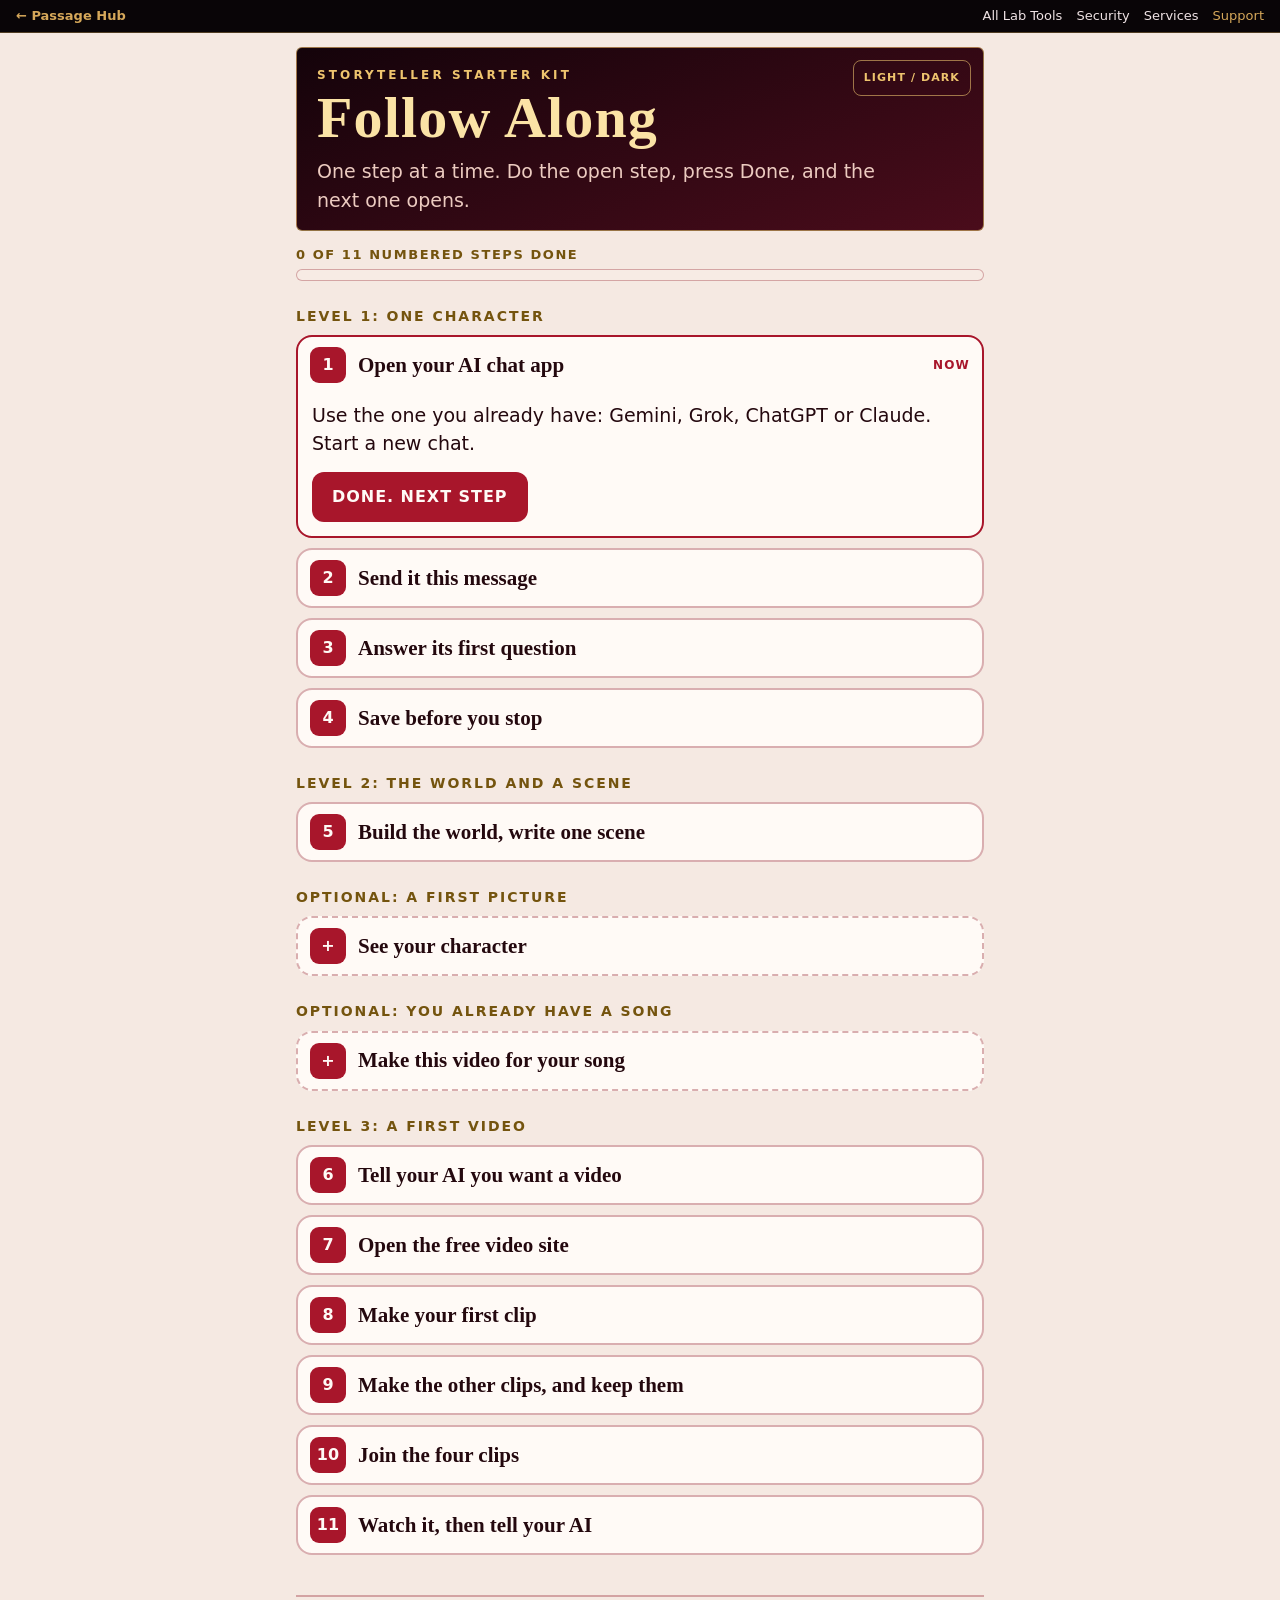
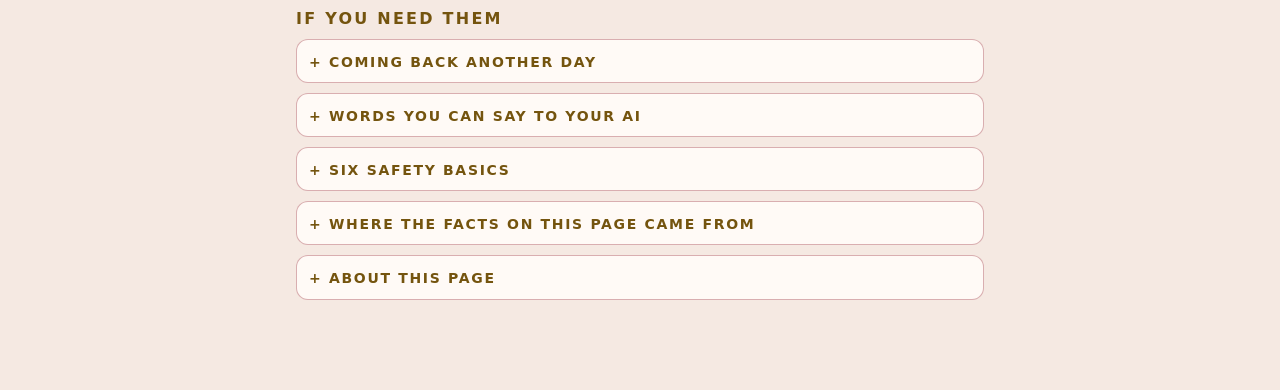
<file: lab/storyteller-kit/index.html>
<!doctype html>
<html lang="en">
<head>
<meta charset="utf-8">
<meta name="viewport" content="width=device-width, initial-scale=1">
<title>Follow Along: Storyteller Starter Kit</title>
<style>
/* One file. No outside fonts, scripts, images or links. One step open at a time. */
:root{
  --bg:#f5e9e2;--fg:#24080e;--muted:#6e3d44;--card:#fffaf6;--card2:#f7ebe4;--line:rgba(150,40,52,.36);
  --accent:#a8162b;--btn:#a8162b;--btn-fg:#fffaf6;--gold-ink:#74540e;
  --warn:#834f07;--ok:#2a6a26;--ok-soft:#e2efdb;--text-bg:#fffdfb;--focus:#245f96;
  --mq-bg:#14030a;--mq-bg2:#4a0c1b;--mq-ink2:#eccbc0;--mq-gold:#eec46e;--mq-gold-hi:#fbe3a6;--mq-line:rgba(238,196,110,.58);
  --display:"Bodoni Moda","Bodoni MT",Didot,"Playfair Display",Georgia,serif;
  --label:"Josefin Sans","Trebuchet MS","Segoe UI",system-ui,sans-serif;
  --body:"Jost","Segoe UI",Roboto,system-ui,-apple-system,sans-serif;
  color-scheme:light;
}
@media (prefers-color-scheme:dark){
  :root:not([data-theme="light"]){
    --bg:#1a0509;--fg:#fcefe8;--muted:#d2a79c;--card:#2b0912;--card2:#22060d;--line:rgba(224,179,95,.5);
    --accent:#ff8a92;--btn:#e0b35f;--btn-fg:#1d0509;--gold-ink:#f2c878;
    --warn:#ffbf6a;--ok:#a6e394;--ok-soft:#14301a;--text-bg:#19040a;--focus:#a3ccff;
    color-scheme:dark;
  }
}
:root[data-theme="dark"]{
  --bg:#1a0509;--fg:#fcefe8;--muted:#d2a79c;--card:#2b0912;--card2:#22060d;--line:rgba(224,179,95,.5);
  --accent:#ff8a92;--btn:#e0b35f;--btn-fg:#1d0509;--gold-ink:#f2c878;
  --warn:#ffbf6a;--ok:#a6e394;--ok-soft:#14301a;--text-bg:#19040a;--focus:#a3ccff;
  color-scheme:dark;
}
*{box-sizing:border-box}
html{-webkit-text-size-adjust:100%;background:var(--bg);scroll-padding-top:12px}
body{margin:0;background:var(--bg);color:var(--fg);font:19px/1.5 var(--body);overflow-wrap:anywhere}
.wrap{max-width:720px;margin:0 auto;padding:0 16px 80px}
:focus-visible{outline:3px solid var(--focus);outline-offset:2px}
p{margin:8px 0}
button{font:inherit;color:inherit}
.marquee{position:relative;margin:14px 0 0;padding:20px 20px 16px;border:1px solid var(--mq-line);border-radius:6px;
  background:linear-gradient(160deg,var(--mq-bg),var(--mq-bg2))}
.eyebrow{margin:0 118px 6px 0;font:700 12px/1.3 var(--label);letter-spacing:.26em;text-transform:uppercase;color:var(--mq-gold)}
.marquee h1{margin:0;font:600 clamp(36px,9vw,58px)/1 var(--display);letter-spacing:.02em;color:var(--mq-gold-hi)}
.marquee p.sub{color:var(--mq-ink2);margin:10px 0 0;max-width:30em}
.themebtn{position:absolute;right:12px;top:12px;font:700 11px/1 var(--label);letter-spacing:.1em;text-transform:uppercase;
  color:var(--mq-gold);background:transparent;border:1px solid var(--mq-line);border-radius:8px;padding:9px 10px;cursor:pointer;min-height:36px}
.nos{background:var(--card);border:2px solid var(--warn);border-radius:12px;padding:10px 14px;margin:14px 0 0}
.prog{margin:16px 0 4px}
.prog-top{font:700 13px/1.2 var(--label);letter-spacing:.12em;text-transform:uppercase;color:var(--gold-ink)}
.bar{height:12px;border-radius:999px;border:1px solid var(--line);background:var(--card2);overflow:hidden;margin-top:6px}
.bar i{display:block;height:100%;width:0;background:var(--ok)}
.level{margin:26px 0 8px;font:700 14px/1.3 var(--label);letter-spacing:.14em;text-transform:uppercase;color:var(--gold-ink)}
.step{background:var(--card);border:2px solid var(--line);border-radius:16px;margin:10px 0;overflow:hidden;scroll-margin-top:10px}
.step.opt{border-style:dashed}
.step.open{border-color:var(--accent)}
.step.done{border-color:var(--ok)}
.shead{display:flex;align-items:center;gap:12px;width:100%;padding:10px 12px;background:transparent;border:0;text-align:left;cursor:pointer;min-height:56px}
.step.done .shead{background:var(--ok-soft)}
.num{flex:none;min-width:36px;height:36px;border-radius:9px;display:grid;place-items:center;background:var(--btn);color:var(--btn-fg);font:700 16px/1 var(--label)}
.step.done .num{background:var(--ok);color:var(--bg)}
.stitle{flex:1 1 auto;min-width:0;font:600 21px/1.25 var(--display)}
.state{flex:none;font:700 12px/1 var(--label);letter-spacing:.1em;text-transform:uppercase;color:var(--muted)}
.step.done .state::after{content:"Done";color:var(--ok)}
.step.done.skipped .state::after{content:"Skipped";color:var(--muted)}
.step.open:not(.done) .state::after{content:"Now";color:var(--accent)}
.sbody{padding:0 14px 14px}
.js .step:not(.open) .sbody{display:none}
.acts{display:flex;flex-wrap:wrap;gap:10px;margin-top:14px}
.go{min-height:50px;padding:12px 20px;font:700 16px/1 var(--label);letter-spacing:.06em;text-transform:uppercase;
  background:var(--btn);color:var(--btn-fg);border:0;border-radius:12px;cursor:pointer}
.skip,.undo{min-height:50px;padding:12px 16px;font:700 14px/1 var(--label);letter-spacing:.06em;text-transform:uppercase;
  background:transparent;color:var(--accent);border:1px solid var(--line);border-radius:12px;cursor:pointer}
.step:not(.done) .undo{display:none}
.step.done .go,.step.done .skip{display:none}
html:not(.js) .acts{display:none}
.cb{background:var(--card2);border:1px solid var(--line);border-radius:12px;padding:10px 12px;margin:12px 0 0}
.cbh{display:flex;justify-content:space-between;align-items:center;gap:10px;flex-wrap:wrap}
.cbh .lbl{font-weight:700;font-size:16px;flex:1 1 140px;min-width:0}
button.cp{min-height:44px;padding:8px 16px;font:700 15px/1 var(--label);letter-spacing:.06em;text-transform:uppercase;
  background:var(--btn);color:var(--btn-fg);border:0;border-radius:10px;cursor:pointer}
button.cp.ok{background:var(--ok);color:var(--bg)}
button.cp.no{background:var(--warn);color:var(--bg)}
.text{display:block;width:100%;margin:8px 0 0;padding:8px 10px;font:16px/1.45 ui-monospace,Consolas,"Courier New",monospace;
  color:var(--fg);background:var(--text-bg);border:1px solid var(--line);border-radius:8px}
textarea.text{resize:vertical}
.addr{font:700 21px/1.3 ui-monospace,Consolas,"Courier New",monospace;background:var(--text-bg);border:1px solid var(--line);
  border-radius:8px;padding:12px 12px;margin:12px 0 0;-webkit-user-select:all;user-select:all}
.msg{margin:6px 0 0;font-size:15px;color:var(--muted)}
.msg:empty{display:none}
details.more{margin:14px 0 0}
details.more > summary{display:block;list-style:none;cursor:pointer;font:700 13px/1.3 var(--label);letter-spacing:.1em;text-transform:uppercase;color:var(--muted);padding:8px 0;min-height:36px}
details.more > summary::-webkit-details-marker{display:none}
details.more > summary::before{content:"+  "}
details.more[open] > summary::before{content:"\2212  "}
details.more .in{font-size:17px;color:var(--muted);border-left:3px solid var(--line);padding:0 0 0 12px}
.finish{display:none;background:var(--ok-soft);border:2px solid var(--ok);border-radius:16px;padding:14px 16px;margin:16px 0}
.finish.show{display:block}
.finish b{font:600 22px/1.25 var(--display)}
h2{font:700 16px/1.25 var(--label);letter-spacing:.14em;text-transform:uppercase;color:var(--gold-ink);margin:40px 0 8px;padding-top:12px;border-top:2px solid var(--line)}
details.fold{margin:10px 0}
details.fold > summary{display:block;list-style:none;font:700 14px/1.3 var(--label);letter-spacing:.12em;text-transform:uppercase;
  color:var(--gold-ink);padding:13px 12px 11px;min-height:44px;border:1px solid var(--line);border-radius:12px;background:var(--card);cursor:pointer}
details.fold > summary::-webkit-details-marker{display:none}
details.fold > summary::before{content:"+  "}
details.fold[open] > summary::before{content:"\2212  "}
details.fold .in{padding:4px 4px 0;font-size:17px}
ol.basics{padding-left:24px;margin:10px 0}
ol.basics li{margin-bottom:8px}
.reset{font:700 13px/1 var(--label);letter-spacing:.08em;text-transform:uppercase;background:transparent;color:var(--accent);
  border:1px solid var(--line);border-radius:10px;padding:12px 14px;min-height:44px;cursor:pointer;margin-top:8px}
@media (prefers-reduced-motion:no-preference){ .bar i{transition:width .25s ease} }
</style>
</head>
<body>
<div id="passage-bar" style="position:sticky;top:0;z-index:9999;display:flex;align-items:center;justify-content:space-between;gap:12px;padding:8px 16px;background:#090507;border-bottom:1px solid rgba(214,168,90,.35);font:500 13px/1.2 system-ui,-apple-system,sans-serif;color:#efe3e4">
  <a href="../../index.html" style="color:#d6a85a;text-decoration:none;font-weight:700">&larr; Passage Hub</a>
  <div style="display:flex;gap:14px;flex-wrap:wrap">
    <a href="../index.html" style="color:#efe3e4;text-decoration:none">All Lab Tools</a>
    <a href="../../security/" style="color:#efe3e4;text-decoration:none">Security</a>
    <a href="../../services/" style="color:#efe3e4;text-decoration:none">Services</a>
    <a href="https://buymeacoffee.com/devon8zzh" target="_blank" rel="noopener" style="color:#d6a85a;text-decoration:none">Support</a>
  </div>
</div>
<div class="wrap">
  <header class="marquee">
    <button type="button" class="themebtn" id="theme">Light / dark</button>
    <p class="eyebrow">Storyteller starter kit</p>
    <h1>Follow Along</h1>
    <p class="sub">One step at a time. Do the open step, press Done, and the next one opens.</p>
  </header>

  <noscript><p class="nos">The buttons on this page are turned off in this viewer. You can still read every step below.</p></noscript>

  <div class="prog" aria-live="polite">
    <div class="prog-top"><span id="progtext">0 of 11 numbered steps done</span></div>
    <div class="bar"><i id="progbar"></i></div>
  </div>

<p class="level">Level 1: one character</p>
<section class="step" id="s1" data-step="s1"><button type="button" class="shead" data-open="s1" aria-expanded="false"><span class="num">1</span><span class="stitle">Open your AI chat app</span><span class="state" aria-hidden="true"></span></button><div class="sbody"><p>Use the one you already have: Gemini, Grok, ChatGPT or Claude. Start a new chat.</p><div class="acts"><button type="button" class="go" data-done="s1">Done. Next step</button><button type="button" class="undo" data-undo="s1">Not done yet</button></div></div></section>
<section class="step" id="s2" data-step="s2"><button type="button" class="shead" data-open="s2" aria-expanded="false"><span class="num">2</span><span class="stitle">Send it this message</span><span class="state" aria-hidden="true"></span></button><div class="sbody"><p>Press Copy, paste it into the new chat, and send it.</p><div class="cb"><div class="cbh"><span class="lbl">The message</span><button type="button" class="cp" data-copy="paste">Copy</button></div><textarea class="text big" id="paste" readonly rows="6" aria-label="The message">You are my creative partner and my guide. I write stories and make characters. I am new to working with an AI this way, so go slowly and keep it plain.

HOW TO WORK WITH ME
1. One question at a time. Keep replies short unless I ask for something long (the bible, a page, a scene, shot words, notes). No technical words; if you must use one, explain it in one line.
2. Start from what I already have. Ask me to tell you about one character or story I care about, in my own messy words. If I answer with a story, ask who is at the heart of it. Do not hand me a form to fill in.
3. My characters and stories are mine. Do not rewrite them or add big new facts unless I ask. If you need something I have not told you, ask me. Offer options and let me choose.
4. Rough first. Help me finish a rough version before we polish anything. If I get stuck polishing, say so kindly and bring me back.
5. Keep a &quot;bible&quot;: a running record of what is true about my characters and world (names, looks, voices, rules), plus any scenes and shot words we write. Stick to it. If I say &quot;maybe&quot; or &quot;I guess&quot;, mark that fact as a maybe. If I change my mind, update it. If you notice you slipped, say so.
6. Be honest. If you are guessing, say &quot;guess&quot;. If you cannot do something in this app (make a video, remember me in a new chat, open a file), say so plainly and tell me what kind of tool would. Product names and prices you know may be out of date; say that too. Never pretend.
7. Do not push me to post or share my work. That is my choice.
8. Never ask me for a password, a card number or any ID.

THE PATH
The levels are a suggested order and I can skip around. Take me one small step at a time and do not explain the whole path at once. If I jump ahead, tell me in one line what I am skipping, then help me anyway.
Level 1: we talk about one character until you can describe them back to me and I say &quot;yes, that is them&quot;. Then write their character page for the bible. End it with &quot;the look&quot;: a few plain lines on how they look, which I will reuse word for word in pictures and video. If I have not said how they look, ask me.
Level 2: add the world to the bible, then write one short scene together.
Level 3: my first video. Short: one character, one place, one moment, four shots (a shot is one clip). First ask which video tool I have. If I have none, tell me what kinds exist and let me choose; do not choose for me. Most video tools make clips of a few seconds, so we make four clips and join them. Then give me the exact words for one shot at a time. Start each one with the look if the character is in it.
Level 4 (&quot;pro&quot;): this is already written down, in the pro folder of the kit this message came from. Tell me to open the file README.md in that folder and paste in the piece I want. Do not make up your own version of those pieces. If I do not have that folder, say so and tell me to ask whoever gave me this message.

WORDS I CAN SAY
These count only when I send one by itself. I will not remember them all, so remind me of one when it would help.
&quot;bible&quot; = show me the bible so far.
&quot;save&quot; = give me everything as one block of text I can copy into my own notes: the whole bible, any scenes and shot words, then my level and my next step. You may not remember me in a new chat, so remind me to save now and then.
&quot;notes&quot; = honest feedback on what we just made: what works, what is weak, and why. Kind, specific, no flattery.
&quot;rough&quot; = stop polishing, help me finish.
&quot;next&quot; = the next small step. After Level 3, ask me what I want: another character, another scene or another video.
&quot;where am I&quot; = my level and my next small step.
&quot;too much&quot; = say it again, shorter.
&quot;pro&quot; = Level 4.

HOW TO START
If there is a saved bible below this line, or I paste one later, do not start over: read it, tell me in two lines where we were, and ask what I want to do.
Otherwise: greet me in two sentences, then ask your first question.
</textarea><p class="msg" id="paste-msg" role="status"></p></div><details class="more"><summary>More about this step</summary><div class="in"><p>It tells the AI to go slowly, ask one thing at a time, and leave your characters alone unless you ask.</p></div></details><div class="acts"><button type="button" class="go" data-done="s2">Done. Next step</button><button type="button" class="undo" data-undo="s2">Not done yet</button></div></div></section>
<section class="step" id="s3" data-step="s3"><button type="button" class="shead" data-open="s3" aria-expanded="false"><span class="num">3</span><span class="stitle">Answer its first question</span><span class="state" aria-hidden="true"></span></button><div class="sbody"><p>Tell it about one character, the way you would tell a friend. Messy is fine, but leave out private details about real people. Keep going until it describes them back to you and you can tell it: yes, that is them.</p><details class="more"><summary>More about this step</summary><div class="in"><p>It should then write a character page. The page ends with "the look": a few lines on how they look. You reuse those lines, word for word, for pictures and video.</p></div></details><div class="acts"><button type="button" class="go" data-done="s3">Done. Next step</button><button type="button" class="undo" data-undo="s3">Not done yet</button></div></div></section>
<section class="step" id="s4" data-step="s4"><button type="button" class="shead" data-open="s4" aria-expanded="false"><span class="num">4</span><span class="stitle">Save before you stop</span><span class="state" aria-hidden="true"></span></button><div class="sbody"><p>Send this one word. Copy what it gives you into your own notes app. The AI may not remember you next time.</p><div class="cb"><div class="cbh"><span class="lbl">Send this</span><button type="button" class="cp" data-copy="w-save-1">Copy</button></div><input class="text" id="w-save-1" readonly value="save" aria-label="Send this"><p class="msg" id="w-save-1-msg" role="status"></p></div><details class="more"><summary>More about this step</summary><div class="in"><p>To pick up later: start a new chat and send the message from step 2 with your saved block underneath it, both in one message.</p></div></details><div class="acts"><button type="button" class="go" data-done="s4">Done. Next step</button><button type="button" class="undo" data-undo="s4">Not done yet</button></div></div></section>
<p class="level">Level 2: the world and a scene</p>
<section class="step" id="s5" data-step="s5"><button type="button" class="shead" data-open="s5" aria-expanded="false"><span class="num">5</span><span class="stitle">Build the world, write one scene</span><span class="state" aria-hidden="true"></span></button><div class="sbody"><p>Send this word. It should add the world to your record and write one short scene with you. Send "save" again when you stop. Press Done when the scene is written.</p><div class="cb"><div class="cbh"><span class="lbl">Send this</span><button type="button" class="cp" data-copy="w-next-1">Copy</button></div><input class="text" id="w-next-1" readonly value="next" aria-label="Send this"><p class="msg" id="w-next-1-msg" role="status"></p></div><details class="more"><summary>More about this step</summary><div class="in"><p>That record is called your bible: the running list of what is true about your characters and world.</p></div></details><div class="acts"><button type="button" class="go" data-done="s5">Done. Next step</button><button type="button" class="undo" data-undo="s5">Not done yet</button></div></div></section>
<p class="level">Optional: a first picture</p>
<section class="step opt" id="sp" data-step="sp"><button type="button" class="shead" data-open="sp" aria-expanded="false"><span class="num">+</span><span class="stitle">See your character</span><span class="state" aria-hidden="true"></span></button><div class="sbody"><p>Open this free site in your web browser. Give it the look from your character page, word for word, then where they are. Three tries, then keep the closest one. Expect to sign in with a Google account. It is for adults (18 or over) only: open More below first if that is not you.</p><p class="addr">flow.google.com</p><details class="more"><summary>More about this step</summary><div class="in"><p>Type the address into the address bar at the top of your browser, not into a search box. Do not follow a link to it from a message or an advert.</p><p>Google keeps your credits with your Google account, so expect to sign in. Signing in on Google's own page is not the same as typing a password into a chat. If you have no Google account, making one is your choice, and it asks for some details about you.</p><p>You must be 18 or over, with your age checked on your Google account, and in a country Google supports. If it is not for you, ask your AI what else is free today, and treat the answer as a guess.</p><p>A new project starts ready for pictures: start one, type in the box and press Generate. To keep a picture, point at it, click More, then Download, then choose the kind of file. On an Android phone it is an app called Google Flow: select the picture, tap More, then Download. (Read on Google's help pages, November 21, 2026. Its own page about pictures was not read.) If your screen looks different, ask your AI: I am on Google Flow and want to make one picture, tell me what to look for, and tell me if you are guessing.</p><p>Pictures cost no credits there when a guide's authors tested it on November 20, 2026. Google's own page names a default picture model that is at no charge. Other picture models may cost credits.</p></div></details><div class="acts"><button type="button" class="go" data-done="sp">Done. Next step</button><button type="button" class="skip" data-done="sp">Skip this</button><button type="button" class="undo" data-undo="sp">Not done yet</button></div></div></section>
<p class="level">Optional: you already have a song</p>
<section class="step opt" id="sg" data-step="sg"><button type="button" class="shead" data-open="sg" aria-expanded="false"><span class="num">+</span><span class="stitle">Make this video for your song</span><span class="state" aria-hidden="true"></span></button><div class="sbody"><p>Made a song? Send this before step 6. Your AI plans four shots to fit about 20 seconds of it. Paid Suno plan: you download the song and put it under the clips at step 10. Free plan: the song stays on Suno and its link goes with your video. Not sure which? Open More. No song? Skip this.</p><div class="cb"><div class="cbh"><span class="lbl">Send this</span><button type="button" class="cp" data-copy="q-song">Copy</button></div><textarea class="text" id="q-song" readonly rows="4" aria-label="Send this">I made a song and I want my first video to go with it. Help me choose about 20 seconds of the song. I will tell you what that part sounds like and what it is about. Plan my four shots to fit it. In the shot words, describe only what the camera sees, and leave the song&#x27;s words out. Add to my record that this video is for my song, which 20 seconds we chose, and that when I join the clips you should ask me whether I have the song as a file. If I do, help me put it under the clips. If I do not, tell me to leave the video silent and keep the song&#x27;s link with it.</textarea><p class="msg" id="q-song-msg" role="status"></p></div><details class="more"><summary>More about this step</summary><div class="in"><p>Not sure which plan you are on? Here is a test that was not read on Suno's pages but follows from what they say: press your song's three dots (...) and point at Download. A paid plan shows download choices to pick from. On the free plan, Suno's help says you need to upgrade to download. You do not have to: the song's link does the job.</p><p>Suno's help pages say the free plan has 0 downloads, Pro has 20 a month and Premier has 60, and every plan can play a song from its link (read November 21, 2026).</p><p>Two shorter ways, if making clips is not your thing. Suno can make the video itself: your song's three dots, then Create Visual, then Video Clip. You pick the song and the part that plays, and it can show the song's words. It uses Suno credits. How many, and on which plans, was not read. And if you already hold credits at a paid site called Slop Cannon, it makes a music video from your song: the page TOOL-MAP.txt says how. Do not buy anything just to finish this. (Read on those companies' own pages, November 21, 2026.)</p><p>Picture and video tools often refuse rude words, even in a joke (not checked for this kit). That is why the message says to describe only what the camera sees.</p><p>Twenty seconds is four clips of 5 seconds, which fits one day's free credits. For the whole song, the page TOOL-MAP.txt has a way that uses pictures. It needs your song as a file.</p></div></details><div class="acts"><button type="button" class="go" data-done="sg">Done. Next step</button><button type="button" class="skip" data-done="sg">Skip this</button><button type="button" class="undo" data-undo="sg">Not done yet</button></div></div></section>
<p class="level">Level 3: a first video</p>
<section class="step" id="s6" data-step="s6"><button type="button" class="shead" data-open="s6" aria-expanded="false"><span class="num">6</span><span class="stitle">Tell your AI you want a video</span><span class="state" aria-hidden="true"></span></button><div class="sbody"><p>Send this. It should ask which video tool you have. You can answer: a free one called Google Flow. It then gives you the words for one shot at a time. Press Done when you have the words for shot 1.</p><div class="cb"><div class="cbh"><span class="lbl">Send this</span><button type="button" class="cp" data-copy="w-l3">Copy</button></div><input class="text" id="w-l3" readonly value="level 3" aria-label="Send this"><p class="msg" id="w-l3-msg" role="status"></p></div><details class="more"><summary>More about this step</summary><div class="in"><p>The video is four shots: where we are, who this is, the moment, and what it leaves behind. Have your character's look ready.</p><p>Your AI may not know Flow's current limits. If you have the kit folder, you can paste the page TOOL-MAP.txt into the chat and say: use this for my tools.</p><p>Your AI knows the levels from the first message, so those two words are enough.</p></div></details><div class="acts"><button type="button" class="go" data-done="s6">Done. Next step</button><button type="button" class="undo" data-undo="s6">Not done yet</button></div></div></section>
<section class="step" id="s7" data-step="s7"><button type="button" class="shead" data-open="s7" aria-expanded="false"><span class="num">7</span><span class="stitle">Open the free video site</span><span class="state" aria-hidden="true"></span></button><div class="sbody"><p>Type this address into your browser's address bar. Expect to sign in with a Google account: Google keeps your free credits, its points, with your account. You get 50 a day and each clip uses some. Adults (18 or over) only. If that is not you, or you have no Google account, open More below first.</p><p class="addr">flow.google.com</p><details class="more"><summary>More about this step</summary><div class="in"><p>Type it in yourself, not into a search box, and do not follow a link to it from a message or an advert. Signing in on Google's own page is not the same as typing a password into a chat. If you have no Google account, making one is your choice, and it asks for some details about you.</p><p>On a computer, Google says to use a browser such as Google Chrome. On an Android phone it is an app called Google Flow: get it only from the phone's own app store. An iPhone was not looked up.</p><p>You must be 18 or over, with your age checked on your Google account, and in a country Google supports. If it is not for you, ask your AI what else is free today, and treat the answer as a guess.</p><p>At busy hours, roughly 2 PM to 5 PM in the time zone called UTC, accounts with no paid plan may not be able to make videos. Ask your AI what time that is where you live, and try later.</p><p>The Google facts in this step were read on Google's own help pages on November 21, 2026. If the site shows something different from this page, the site is right.</p></div></details><div class="acts"><button type="button" class="go" data-done="s7">Done. Next step</button><button type="button" class="undo" data-undo="s7">Not done yet</button></div></div></section>
<section class="step" id="s8" data-step="s8"><button type="button" class="shead" data-open="s8" aria-expanded="false"><span class="num">8</span><span class="stitle">Make your first clip</span><span class="state" aria-hidden="true"></span></button><div class="sbody"><p>Start a new project. Paste the words for shot 1 into the box. Click the model name in the box, then Video. Choose the low-cost setting, 5 seconds if it offers it, and 1 output (one clip): two at once costs double. Then press Generate. If your screen looks different, ask your AI this.</p><div class="cb"><div class="cbh"><span class="lbl">Ask this</span><button type="button" class="cp" data-copy="q-flow">Copy</button></div><textarea class="text" id="q-flow" readonly rows="4" aria-label="Ask this">I am on Google Flow at flow.google.com and I want to make one 5 second video clip on the setting that costs the fewest credits. I cannot see where to type my words or where to choose the setting and the length. Tell me what to look for on the screen, one step at a time, and tell me if you are guessing.</textarea><p class="msg" id="q-flow-msg" role="status"></p></div><details class="more"><summary>More about this step</summary><div class="in"><p>Those button names were read on Google's own help pages for a computer, on November 21, 2026. Google's pages say the model name is in the box, and put these settings at the bottom of the box.</p><p>On an Android phone, in the Google Flow app: tap + New, type in the box, tap the generation type at the bottom right (it starts on Image), tap Video, choose the same things, then tap Generate. (Read on Google's help page for Android, November 21, 2026.)</p><p>The box starts on a picture model, which is why you click the model name first. The low-cost video setting was called Omni Flash 1.2 at 360p, the smallest size listed: 1 credit for each second. Names change, and Google says three older video models end on December 5, 2026, so look for the fewest credits. The prices show under Settings, at the top right of the box.</p><p>The low-cost clips are small. At busy hours you may not be able to make videos for a while: step 7's More has the hours. That is the site, not you. If a clip fails or is refused, Google says the credits come back within an hour. Google also says every video made there carries an invisible mark called SynthID.</p></div></details><div class="acts"><button type="button" class="go" data-done="s8">Done. Next step</button><button type="button" class="undo" data-undo="s8">Not done yet</button></div></div></section>
<section class="step" id="s9" data-step="s9"><button type="button" class="shead" data-open="s9" aria-expanded="false"><span class="num">9</span><span class="stitle">Make the other clips, and keep them</span><span class="state" aria-hidden="true"></span></button><div class="sbody"><p>Ask your AI for the words for each next shot. Four shots, two tries each: eight clips, about 40 credits. To keep a clip, point at it, click More, then Download, and pick the kind of file. Do it for every clip, the first too. Out of credits? Tell your AI "save", wait until tomorrow, do not pay.</p><div class="cb"><div class="cbh"><span class="lbl">Ask this if you cannot find Download</span><button type="button" class="cp" data-copy="q-save">Copy</button></div><textarea class="text" id="q-save" readonly rows="4" aria-label="Ask this if you cannot find Download">how do I save a clip from Google Flow to my phone or computer? tell me if you are guessing</textarea><p class="msg" id="q-save-msg" role="status"></p></div><details class="more"><summary>More about this step</summary><div class="in"><p>Point at it, More, Download and the kind of file were read on Google's own help page for a computer, on November 21, 2026. Pick a video, not the choice called GIF. On an Android phone: open your project, select the clip, tap More, then Download (Google's help page for Android, the same day).</p><p>Your credits renew the day after you first use them, and unused ones do not carry over. To see how many you have left, click your picture or initial at the top right (the same Google pages). Do not pay for a tool just to finish this.</p></div></details><div class="acts"><button type="button" class="go" data-done="s9">Done. Next step</button><button type="button" class="undo" data-undo="s9">Not done yet</button></div></div></section>
<section class="step" id="s10" data-step="s10"><button type="button" class="shead" data-open="s10" aria-expanded="false"><span class="num">10</span><span class="stitle">Join the four clips</span><span class="state" aria-hidden="true"></span></button><div class="sbody"><p>Join the better try of each shot, in order: four clips. On the video site, on a computer: point at a clip, click More, then Add to Scene. Do that for all four, drag them into order, then download the scene. To add a song, or if that does not work, ask your AI this.</p><div class="cb"><div class="cbh"><span class="lbl">Ask this</span><button type="button" class="cp" data-copy="q-join">Copy</button></div><textarea class="text" id="q-join" readonly rows="4" aria-label="Ask this">what free app can join four video clips on my phone or computer and put a song I have as a file under them, and how? I only install apps from my device&#x27;s own app store. tell me if you are guessing</textarea><p class="msg" id="q-join-msg" role="status"></p></div><details class="more"><summary>More about this step</summary><div class="in"><p>A scene is the site's word for clips put in order. Add to Scene and dragging into order were read on Google's own help page for a computer, on November 21, 2026. That page says you can download the scene as one video but names no button for it, so look for Download. It does not say you can add your own song there, and Google's phone pages give no steps for scenes.</p><p>No song file, because your Suno plan is free? Join the clips without sound and keep your song's link with the video.</p><p>Only install an app from your phone's or computer's own app store.</p><p>On a computer, a free Microsoft editor called Clipchamp joins clips and adds sound. On Windows 11 it may already be there: open Start and search for Clipchamp. On a Mac it runs in the Chrome or Edge browser, and on a Chromebook in Chrome, at app.clipchamp.com. It does not work in a phone's browser. Its free plan saves the video with no mark on it. You sign in to it with a Microsoft account; making one is your choice, and it asks for some details about you. (Read on Microsoft's support pages, November 21, 2026.)</p><p>On an iPhone or iPad, people use iMovie from the App Store (reported, not read for this kit). For an Android phone nothing was looked up, so ask your AI.</p><p>Add sound last. The page TOOL-MAP.txt has a part about songs.</p></div></details><div class="acts"><button type="button" class="go" data-done="s10">Done. Next step</button><button type="button" class="undo" data-undo="s10">Not done yet</button></div></div></section>
<section class="step" id="s11" data-step="s11"><button type="button" class="shead" data-open="s11" aria-expanded="false"><span class="num">11</span><span class="stitle">Watch it, then tell your AI</span><span class="state" aria-hidden="true"></span></button><div class="sbody"><p>Watch it once, all the way through, before you change anything. Then tell your AI what you saw and ask what it would change. It cannot watch the video unless your app lets you upload it.</p><details class="more"><summary>More about this step</summary><div class="in"><p>Done means four shots, joined, watched once. Write down one thing you would do differently next time. The good one is video number three.</p></div></details><div class="acts"><button type="button" class="go" data-done="s11">Done</button><button type="button" class="undo" data-undo="s11">Not done yet</button></div></div></section>

  <div class="finish" id="finish"><b>All 11 numbered steps done.</b><p>That is a finished first video. Make another: the good one is video number three.</p></div>

  <h2>If you need them</h2>
  <details class="fold"><summary>Coming back another day</summary><div class="in">
    <p>Start a new chat. Send the message from step 2 with your saved block underneath it, both in one message. Then carry on from the step this page has open.</p>
    <p>If this page forgot your place, tap the title of the step you were on.</p>
  </div></details>
  <details class="fold"><summary>Words you can say to your AI</summary><div class="in">
    <p>Send one of these by itself, any time.</p>
<div class="cb"><div class="cbh"><span class="lbl">It shows the bible so far: the running record of what is true about your characters and world.</span><button type="button" class="cp" data-copy="word-0">Copy</button></div><input class="text" id="word-0" readonly value="bible" aria-label="It shows the bible so far: the running record of what is true about your characters and world."><p class="msg" id="word-0-msg" role="status"></p></div><div class="cb"><div class="cbh"><span class="lbl">It gives you everything as one block of text to copy: the bible, your scenes and shot words, your level and your next step.</span><button type="button" class="cp" data-copy="word-1">Copy</button></div><input class="text" id="word-1" readonly value="save" aria-label="It gives you everything as one block of text to copy: the bible, your scenes and shot words, your level and your next step."><p class="msg" id="word-1-msg" role="status"></p></div><div class="cb"><div class="cbh"><span class="lbl">Honest feedback on what you just made: what works, what is weak, and why.</span><button type="button" class="cp" data-copy="word-2">Copy</button></div><input class="text" id="word-2" readonly value="notes" aria-label="Honest feedback on what you just made: what works, what is weak, and why."><p class="msg" id="word-2-msg" role="status"></p></div><div class="cb"><div class="cbh"><span class="lbl">It stops polishing and helps you finish.</span><button type="button" class="cp" data-copy="word-3">Copy</button></div><input class="text" id="word-3" readonly value="rough" aria-label="It stops polishing and helps you finish."><p class="msg" id="word-3-msg" role="status"></p></div><div class="cb"><div class="cbh"><span class="lbl">It takes you to the next small step.</span><button type="button" class="cp" data-copy="word-4">Copy</button></div><input class="text" id="word-4" readonly value="next" aria-label="It takes you to the next small step."><p class="msg" id="word-4-msg" role="status"></p></div><div class="cb"><div class="cbh"><span class="lbl">It tells you your level and your next small step.</span><button type="button" class="cp" data-copy="word-5">Copy</button></div><input class="text" id="word-5" readonly value="where am I" aria-label="It tells you your level and your next small step."><p class="msg" id="word-5-msg" role="status"></p></div><div class="cb"><div class="cbh"><span class="lbl">It says it again, shorter.</span><button type="button" class="cp" data-copy="word-6">Copy</button></div><input class="text" id="word-6" readonly value="too much" aria-label="It says it again, shorter."><p class="msg" id="word-6-msg" role="status"></p></div><div class="cb"><div class="cbh"><span class="lbl">It points you to the pro folder (Level 4).</span><button type="button" class="cp" data-copy="word-7">Copy</button></div><input class="text" id="word-7" readonly value="pro" aria-label="It points you to the pro folder (Level 4)."><p class="msg" id="word-7-msg" role="status"></p></div>
  </div></details>
  <details class="fold"><summary>Six safety basics</summary><div class="in">
    <ol class="basics"><li>Never type a password, a card number or an ID into any AI chat.</li><li>Do not open or install files that strangers send you, and ignore anyone offering a &quot;free upgrade&quot; or a &quot;hack&quot; for an AI app.</li><li>A real person&#x27;s face or voice needs their yes before you put it in a picture, a video or a song.</li><li>Before you sell something an AI tool made, read that tool&#x27;s rules on selling. They differ.</li><li>An AI can be confidently wrong. Ask it &quot;is that a guess?&quot;, and check anything that matters somewhere else.</li><li>Whatever you type into an AI app is sent to the company that runs it. Made-up characters and stories are fine. Leave out private details about real people, yourself included.</li></ol>
  </div></details>
  <details class="fold"><summary>Where the facts on this page came from</summary><div class="in">
    <p>Everything about the free site was looked up on November 20 and 21, 2026, and will go out of date. If the site shows something different, the site is right.</p>
    <p>The 18 or over rule, the countries rule, the 50 credits a day, the button names and the mark on each video were read on Google's own help pages on November 21, 2026. The button names are for a computer and for an Android phone. An iPhone was not looked up. That pictures cost no credits was read in a guide whose authors tested the site. No real person has tried this route with this kit yet.</p>
    <p>The lines about Suno, Clipchamp and Slop Cannon were read on those companies' own pages on November 21, 2026.</p>
    <p>The same day a second reader went back to every one of those pages. It found no line that a page said was wrong. Lines that said more than the page does were reworded, marked or cut.</p>
    <p>If you have the whole kit folder, the page TOOL-MAP.txt lists each fact and its source.</p>
  </div></details>
  <details class="fold"><summary>About this page</summary><div class="in">
    <p>This page is one file. It loads nothing from the internet and sends nothing anywhere.</p>
    <p>It remembers which steps you finished in this browser only, if the browser lets it. Some phones do not. The page works either way.</p>
    <p>If you have the whole kit folder: START-HERE.txt covers the same levels in plain text, and the folder named pro holds a later, higher level.</p>
    <button type="button" class="reset" id="reset">Start over</button>
    <p class="msg" id="reset-msg" role="status"></p>
  </div></details>
</div>
<script>
(function(){
  "use strict";
  document.documentElement.classList.add("js");
  var KEY="storyteller-kit-ticks", TKEY="storyteller-kit-theme";
  function load(k){ try{ return window.localStorage.getItem(k); }catch(e){ return null; } }
  function save(k,v){ try{ window.localStorage.setItem(k,v); }catch(e){} }
  var steps=Array.prototype.slice.call(document.querySelectorAll(".step"));
  var done={}, open=null;
  try{ done=JSON.parse(load(KEY)||"{}")||{}; }catch(e){ done={}; }
  if(typeof done!=="object"||Array.isArray(done)) done={};
  function firstOpen(){
    var n=-1, i;
    for(i=0;i<steps.length;i++){ if(!done[steps[i].id]&&!steps[i].classList.contains("opt")){ n=i; break; } }
    if(n<0) return null;
    while(n>0&&steps[n-1].classList.contains("opt")&&!done[steps[n-1].id]) n--;
    return steps[n].id;
  }
  function paint(){
    var total=0, n=0;
    steps.forEach(function(st){
      var d=!!done[st.id], o=(st.id===open);
      st.classList.toggle("done",d); st.classList.toggle("skipped",done[st.id]==="skip"); st.classList.toggle("open",o);
      st.querySelector(".shead").setAttribute("aria-expanded",String(o));
      if(!st.classList.contains("opt")){ total++; if(d) n++; }
    });
    document.getElementById("progtext").textContent=n+" of "+total+" numbered steps done";
    document.getElementById("progbar").style.width=(total?Math.round(n*100/total):0)+"%";
    document.getElementById("finish").classList.toggle("show",n===total);
  }
  function show(id,scroll){
    open=id; paint();
    if(scroll&&id){ var el=document.getElementById(id); if(el&&el.scrollIntoView) el.scrollIntoView({block:"start"}); }
  }
  steps.forEach(function(st,i){
    st.querySelector(".shead").addEventListener("click",function(){ show(st.id,false); });
    Array.prototype.forEach.call(st.querySelectorAll("[data-done]"),function(b){
      b.addEventListener("click",function(){
        done[st.id]=b.classList.contains("skip")?"skip":true; save(KEY,JSON.stringify(done));
        var next=null;
        for(var j=i+1;j<steps.length;j++){ if(!done[steps[j].id]){ next=steps[j].id; break; } }
        if(!next) next=firstOpen();
        show(next,true);
        if(!next){ var f=document.getElementById("finish"); if(f.scrollIntoView) f.scrollIntoView({block:"center"}); }
      });
    });
    st.querySelector("[data-undo]").addEventListener("click",function(){ done[st.id]=false; save(KEY,JSON.stringify(done)); show(st.id,false); });
  });
  var armed=false;
  document.getElementById("reset").addEventListener("click",function(){
    var had=Object.keys(done).some(function(k){ return done[k]; }), msg=document.getElementById("reset-msg");
    if(had&&!armed){ armed=true; msg.textContent="This clears every tick. Press Start over again to do it."; return; }
    armed=false; done={}; save(KEY,"{}"); show(firstOpen(),false);
    msg.textContent=had?"Started over. Step 1 is open again at the top.":"Nothing to clear. You are at the start.";
  });

  function flash(btn,msg,ok,text){
    btn.classList.remove("ok","no"); btn.classList.add(ok?"ok":"no"); btn.textContent=ok?"Copied":"Copy";
    msg.textContent=text;
    window.setTimeout(function(){ btn.classList.remove("ok","no"); btn.textContent="Copy"; if(ok) msg.textContent=""; },2500);
  }
  Array.prototype.forEach.call(document.querySelectorAll("button[data-copy]"),function(btn){
    btn.addEventListener("click",function(){
      var id=btn.getAttribute("data-copy"), f=document.getElementById(id), msg=document.getElementById(id+"-msg"), v=f.value;
      function fallback(){
        var ok=false;
        try{ f.focus(); f.select(); f.setSelectionRange(0,v.length); ok=document.execCommand("copy"); }catch(e){ ok=false; }
        flash(btn,msg,ok,ok?"Copied. Paste it into your chat.":"Could not copy by itself. Press and hold the text, or right-click it, then choose Copy.");
      }
      if(navigator.clipboard&&navigator.clipboard.writeText){
        navigator.clipboard.writeText(v).then(function(){ flash(btn,msg,true,"Copied. Paste it into your chat."); },fallback);
      } else { fallback(); }
    });
  });

  var root=document.documentElement, th=load(TKEY);
  if(th==="light"||th==="dark") root.setAttribute("data-theme",th);
  document.getElementById("theme").addEventListener("click",function(){
    var dark=root.getAttribute("data-theme")==="dark"||(!root.getAttribute("data-theme")&&window.matchMedia&&window.matchMedia("(prefers-color-scheme: dark)").matches);
    var next=dark?"light":"dark"; root.setAttribute("data-theme",next); save(TKEY,next);
  });
  show(firstOpen(),false);
})();
</script>
</body>
</html>
</file>
<file: style.css>
:root {
  --ink:#090507; --ink2:#12080c; --panel:#160a0e; --panel2:#1d0d13;
  --blood:#7d0c1c; --crimson:#b8142d; --crimson2:#e02442;
  --gold:#d6a85a; --gold-soft:rgba(214,168,90,.28); --frame:rgba(214,168,90,.55);
  --rule:rgba(214,168,90,.20); --rule-red:rgba(184,20,45,.42);
  --white:#fff7f4; --text:#efe3e4; --dim:#bda6aa; --ok:#4ade80; --shrimp:#ff8a76;
  --f-display:"Grenze Gotisch","Cormorant Garamond",Georgia,serif;
  --f-serif:"Cormorant Garamond",Georgia,serif;
  --f-sans:"IBM Plex Sans",system-ui,-apple-system,"Segoe UI",sans-serif;
  --f-mono:"JetBrains Mono",ui-monospace,Consolas,monospace;
}
* { box-sizing:border-box; }
html { scroll-behavior:smooth; background:var(--ink); overflow-x:clip; }
body { margin:0; background:var(--ink); color:var(--text); font:400 16px/1.6 var(--f-sans); overflow-x:clip; max-width:100%; -webkit-font-smoothing:antialiased; }
a { color:var(--white); text-decoration-color:var(--crimson2); text-underline-offset:3px; }
a:hover, a:focus-visible { color:#ffd9de; }
:focus-visible { outline:2px solid var(--gold); outline-offset:2px; }
.wrap { max-width:1140px; margin:0 auto; padding:0 20px; }

/* Sticky Top Navigation */
.topbar { position:sticky; top:0; z-index:40; background:rgba(9,5,7,.88); backdrop-filter:blur(12px); border-bottom:1px solid var(--rule); }
.topbar-in { display:flex; align-items:center; justify-content:space-between; gap:14px; min-height:60px; flex-wrap:wrap; padding:8px 0; }
.brand { display:inline-flex; align-items:center; gap:10px; text-decoration:none; }
.brand-mark { width:26px; height:26px; border:1.5px solid var(--gold); border-radius:50% 50% 4px 4px / 38% 38% 4px 4px; display:grid; place-items:center; color:var(--gold); font:700 13px/1 var(--f-display); background:radial-gradient(circle at 50% 45%, rgba(214,31,59,.45), #090507 78%); }
.brand-name { font:900 24px/1 var(--f-display); color:var(--white); letter-spacing:.02em; }
.nav-links { display:flex; align-items:center; gap:4px 16px; flex-wrap:wrap; font:500 14px/1.4 var(--f-sans); }
.nav-links a { text-decoration:none; color:var(--dim); padding:6px 4px; border-bottom:2px solid transparent; transition:color .15s, border-color .15s; }
.nav-links a:hover, .nav-links a.active { color:var(--white); border-bottom-color:var(--gold); }
.nav-cta { display:inline-flex; align-items:center; gap:8px; }
.pill-mono { font:500 12px/1 var(--f-mono); color:var(--gold); border:1px solid var(--gold-soft); border-radius:999px; padding:6px 10px; text-decoration:none; background:rgba(214,168,90,.07); }
.pill-mono:hover { border-color:var(--gold); color:var(--white); }

/* Buttons */
.btn { display:inline-flex; align-items:center; justify-content:center; gap:8px; font:600 14px/1 var(--f-sans); color:var(--white); background:var(--crimson);
       border:1px solid var(--crimson2); border-radius:6px; padding:11px 18px; cursor:pointer; text-decoration:none; transition:background .15s, border-color .15s, transform .1s; }
.btn:hover, .btn:focus-visible { background:var(--crimson2); color:var(--white); }
.btn.ghost { background:rgba(22,10,14,.75); border-color:var(--frame); color:var(--white); }
.btn.ghost:hover, .btn.ghost:focus-visible { background:rgba(214,168,90,.16); border-color:var(--gold); }
.btn.sm { padding:8px 13px; font-size:13px; }

/* Typography */
.eyebrow { margin:0 0 10px; font:600 12px/1.3 var(--f-mono); letter-spacing:.14em; text-transform:uppercase; color:var(--gold); }
h1.display { margin:0; font:900 clamp(54px, 9vw, 96px)/.9 var(--f-display); color:var(--white); text-shadow:0 0 32px rgba(214,31,59,.45), 0 4px 18px rgba(0,0,0,.7); }
h1.page-h { margin:0; font:900 clamp(40px, 6.5vw, 68px)/.95 var(--f-display); color:var(--white); }
h2.sec-h { margin:0 0 6px; font:700 clamp(32px, 4.5vw, 46px)/1 var(--f-display); color:var(--white); }
.lead { margin:12px 0 0; font:500 clamp(18px, 2.2vw, 22px)/1.45 var(--f-serif); color:var(--text); max-width:54ch; }
.muted { color:var(--dim); }
.mono { font-family:var(--f-mono); }

/* Status Badge */
.status-pill { display:inline-flex; align-items:center; gap:8px; max-width:100%; font:500 12px/1.35 var(--f-mono); color:#d8fbe5; background:rgba(74,222,128,.09); border:1px solid rgba(74,222,128,.32); border-radius:14px; padding:6px 12px; margin-bottom:16px; }
.status-dot { width:8px; height:8px; border-radius:50%; background:var(--ok); box-shadow:0 0 10px var(--ok); flex:none; }

/* Hero Hub */
.hero { position:relative; padding:42px 0 34px; isolation:isolate; overflow-x:clip; }
.hero::before { content:""; position:absolute; z-index:-1; left:55%; top:-160px; width:min(1400px, 100vw); height:900px; transform:translateX(-50%);
  background:radial-gradient(closest-side, rgba(184,20,45,.34), rgba(125,12,28,.12) 55%, rgba(9,5,7,0) 100%); pointer-events:none; }
.hero-grid { display:grid; grid-template-columns:minmax(0, 1.25fr) minmax(290px, 390px); gap:36px 48px; align-items:center; }
.hero-grid > *, .grid-2 > *, .grid-3 > *, .metrics > *, .media-grid > * { min-width:0; max-width:100%; }
.hero-actions { display:flex; flex-wrap:wrap; gap:10px; margin-top:22px; }
.hero-sub { margin:14px 0 0; color:var(--dim); font-size:15px; max-width:58ch; }

/* Arch Window */
.arch { position:relative; width:100%; max-width:390px; aspect-ratio:3/4; margin:0 auto; border-radius:50% 50% 12px 12px / 34% 34% 12px 12px; overflow:hidden;
  border:2px solid var(--gold); background:#040203;
  box-shadow:0 0 0 6px var(--ink), 0 0 0 7px var(--frame), 0 0 60px 4px rgba(184,20,45,.48); }
.arch .sky { position:absolute; inset:0; width:100%; height:100%; object-fit:cover; object-position:50% 42%; display:block; }
.arch .veil { position:absolute; inset:0; pointer-events:none; background:linear-gradient(180deg, rgba(40,0,10,.08) 0%, rgba(40,0,10,.12) 40%, rgba(22,3,8,.82) 70%, rgba(9,5,7,.97) 92%); }
.arch .tracery { position:absolute; inset:10px 10px 0; border:1px solid var(--frame); border-bottom:0; border-radius:50% 50% 0 0 / 33% 33% 0 0; pointer-events:none; -webkit-mask-image:linear-gradient(180deg,#000 0,#000 45%,transparent 65%); mask-image:linear-gradient(180deg,#000 0,#000 45%,transparent 65%); }
.arch .glass { position:absolute; inset:0; display:flex; flex-direction:column; justify-content:flex-end; padding:20px 20px 22px; text-align:center; }
.arch-kicker { margin:0 0 4px; font:600 11px/1.2 var(--f-mono); letter-spacing:.16em; text-transform:uppercase; color:var(--gold); }
.arch-title { margin:0; font:700 28px/1.05 var(--f-display); color:var(--white); }
.arch-note { margin:6px 0 12px; font-size:13.5px; color:var(--dim); line-height:1.4; }
.arch.playing { max-width:none; width:100%; aspect-ratio:auto; height:min(760px, calc(100vh - 96px)); min-height:340px; border-radius:8px; }
.arch.playing > .sky, .arch.playing > .veil, .arch.playing > .glass, .arch.playing > .tracery { display:none; }
.player-panel { height:100%; display:grid; grid-template-rows:auto minmax(0,1fr); background:#050304; }
.player-panel[hidden] { display:none; }
.player-bar { display:flex; flex-wrap:wrap; align-items:center; justify-content:space-between; gap:8px; padding:10px 14px; border-bottom:1px solid var(--rule); background:var(--panel); }
.player-frame { position:relative; min-height:0; background:#000; }
.player-frame iframe { position:absolute; inset:0; width:100%; height:100%; border:0; }

/* Metrics Strip */
.metrics { display:grid; grid-template-columns:repeat(4, minmax(0,1fr)); gap:12px; margin:24px 0 12px; }
.metric { background:var(--panel); border:1px solid var(--rule); border-radius:8px; padding:14px 16px; }
.metric b { display:block; font:700 24px/1.1 var(--f-mono); color:var(--white); }
.metric span { display:block; margin-top:4px; font-size:12.5px; color:var(--dim); line-height:1.35; }

/* Cards & Grids */
section.band { padding:44px 0 0; }
.grid-2 { display:grid; grid-template-columns:repeat(2, minmax(0,1fr)); gap:18px; margin-top:18px; }
.grid-3 { display:grid; grid-template-columns:repeat(3, minmax(0,1fr)); gap:18px; margin-top:18px; }
.card { background:var(--panel); border:1px solid var(--rule); border-radius:10px; padding:20px 22px; display:flex; flex-direction:column; gap:10px; transition:border-color .15s, background .15s; }
.card:hover { border-color:var(--frame); background:var(--panel2); }
.card-num { font:600 11.5px/1 var(--f-mono); letter-spacing:.14em; text-transform:uppercase; color:var(--gold); }
.card h3 { margin:0; font:700 24px/1.15 var(--f-serif); color:var(--white); }
.card p { margin:0; font-size:14.5px; color:var(--dim); }
.card-foot { margin-top:auto; padding-top:8px; display:flex; flex-wrap:wrap; gap:8px 14px; align-items:center; }
.tags { display:flex; flex-wrap:wrap; gap:6px; }
.tag-chip { font:500 11px/1 var(--f-mono); color:var(--text); background:rgba(255,255,255,.05); border:1px solid var(--rule); border-radius:4px; padding:4px 7px; }
.tag-chip.gold { color:var(--gold); border-color:var(--gold-soft); background:rgba(214,168,90,.07); }
.tag-chip.red { color:#ffadb8; border-color:var(--rule-red); background:rgba(184,20,45,.15); }

/* Terminal Box */
.term { background:#0c0608; border:1px solid var(--rule); border-radius:10px; overflow:hidden; margin-top:18px; }
.term-bar { display:flex; justify-content:space-between; align-items:center; gap:10px; padding:9px 14px; background:#170a0e; border-bottom:1px solid var(--rule); font:500 12px/1 var(--f-mono); color:var(--dim); }
.term-body { padding:16px 18px; font:400 13.5px/1.65 var(--f-mono); color:#f2e7e8; overflow-x:auto; }
.term-body .p { color:var(--crimson2); user-select:none; }
.term-body .c { color:var(--dim); }
.term-row { margin:0 0 10px; }
.term-row:last-child { margin-bottom:0; }

/* Callout Banner */
.callout { background:linear-gradient(135deg, rgba(184,20,45,.16), rgba(22,10,14,.92)); border:1px solid var(--frame); border-radius:10px; padding:22px 24px; margin-top:26px; display:flex; flex-wrap:wrap; align-items:center; justify-content:space-between; gap:16px; }
.callout h3 { margin:0 0 4px; font:700 24px/1.15 var(--f-serif); color:var(--white); }
.callout p { margin:0; font-size:14.5px; color:var(--text); max-width:62ch; }

/* Media Grid (Studio) */
.media-grid { display:grid; grid-template-columns:repeat(3, minmax(0,1fr)); gap:18px; margin-top:18px; }
.media-card { background:var(--panel); border:1px solid var(--rule); border-radius:8px; overflow:hidden; display:flex; flex-direction:column; }
.media-thumb { position:relative; display:block; text-decoration:none; aspect-ratio:16/9; background:#050204; overflow:hidden; border-bottom:1px solid var(--rule); }
.media-thumb img { width:100%; height:100%; object-fit:cover; display:block; transition:transform .35s ease; }
.media-card:hover .media-thumb img { transform:scale(1.03); }
.media-slate { width:100%; height:100%; display:grid; place-items:center; padding:12px; text-align:center; background:radial-gradient(120% 90% at 50% 110%, rgba(184,20,45,.48), #12060a 75%); font:700 22px/1.05 var(--f-display); color:var(--white); }
.media-body { padding:14px 16px; display:flex; flex-direction:column; gap:6px; flex:1; }
.media-body h4 { margin:0; font:700 20px/1.15 var(--f-serif); color:var(--white); }
.media-body .when { font:500 11.5px/1 var(--f-mono); color:var(--gold); }
.media-body p { margin:0; font-size:13.5px; color:var(--dim); }
.media-body .links { margin-top:auto; padding-top:6px; display:flex; gap:14px; font-size:13.5px; }

/* Footer */
footer { margin-top:64px; padding:24px 0 38px; border-top:1px solid var(--rule); color:var(--dim); font-size:13.5px; }
.foot-row { display:flex; flex-wrap:wrap; justify-content:space-between; gap:12px 24px; align-items:center; }
.foot-links { display:flex; flex-wrap:wrap; gap:8px 18px; }
.foot-links a { color:var(--dim); text-decoration:none; }
.foot-links a:hover { color:var(--white); }
.foot-credit { margin-top:12px; font-size:12.5px; color:rgba(189,166,170,.75); }

/* Responsive */
@media (max-width:900px) {
  .hero-grid { grid-template-columns:minmax(0, 1fr); }
  .metrics { grid-template-columns:repeat(2, minmax(0,1fr)); }
  .grid-3, .media-grid { grid-template-columns:repeat(2, minmax(0,1fr)); }
}
@media (max-width:600px) {
  .grid-2, .grid-3, .media-grid { grid-template-columns:minmax(0, 1fr); }
  .topbar-in { gap:8px; justify-content:space-between; }
  .nav-links { order:3; flex:1 0 100%; gap:2px 12px; font-size:13px; padding-top:4px; border-top:1px solid rgba(214,168,90,.12); }
  .pill-mono { display:none; }
  .hero { padding-top:22px; }
  .arch { max-width:min(340px, 100%); }
  .term-body { font-size:12px; }
}
@media (prefers-reduced-motion:reduce) {
  html { scroll-behavior:auto; }
  .media-thumb img { transition:none; }
}
</file>
